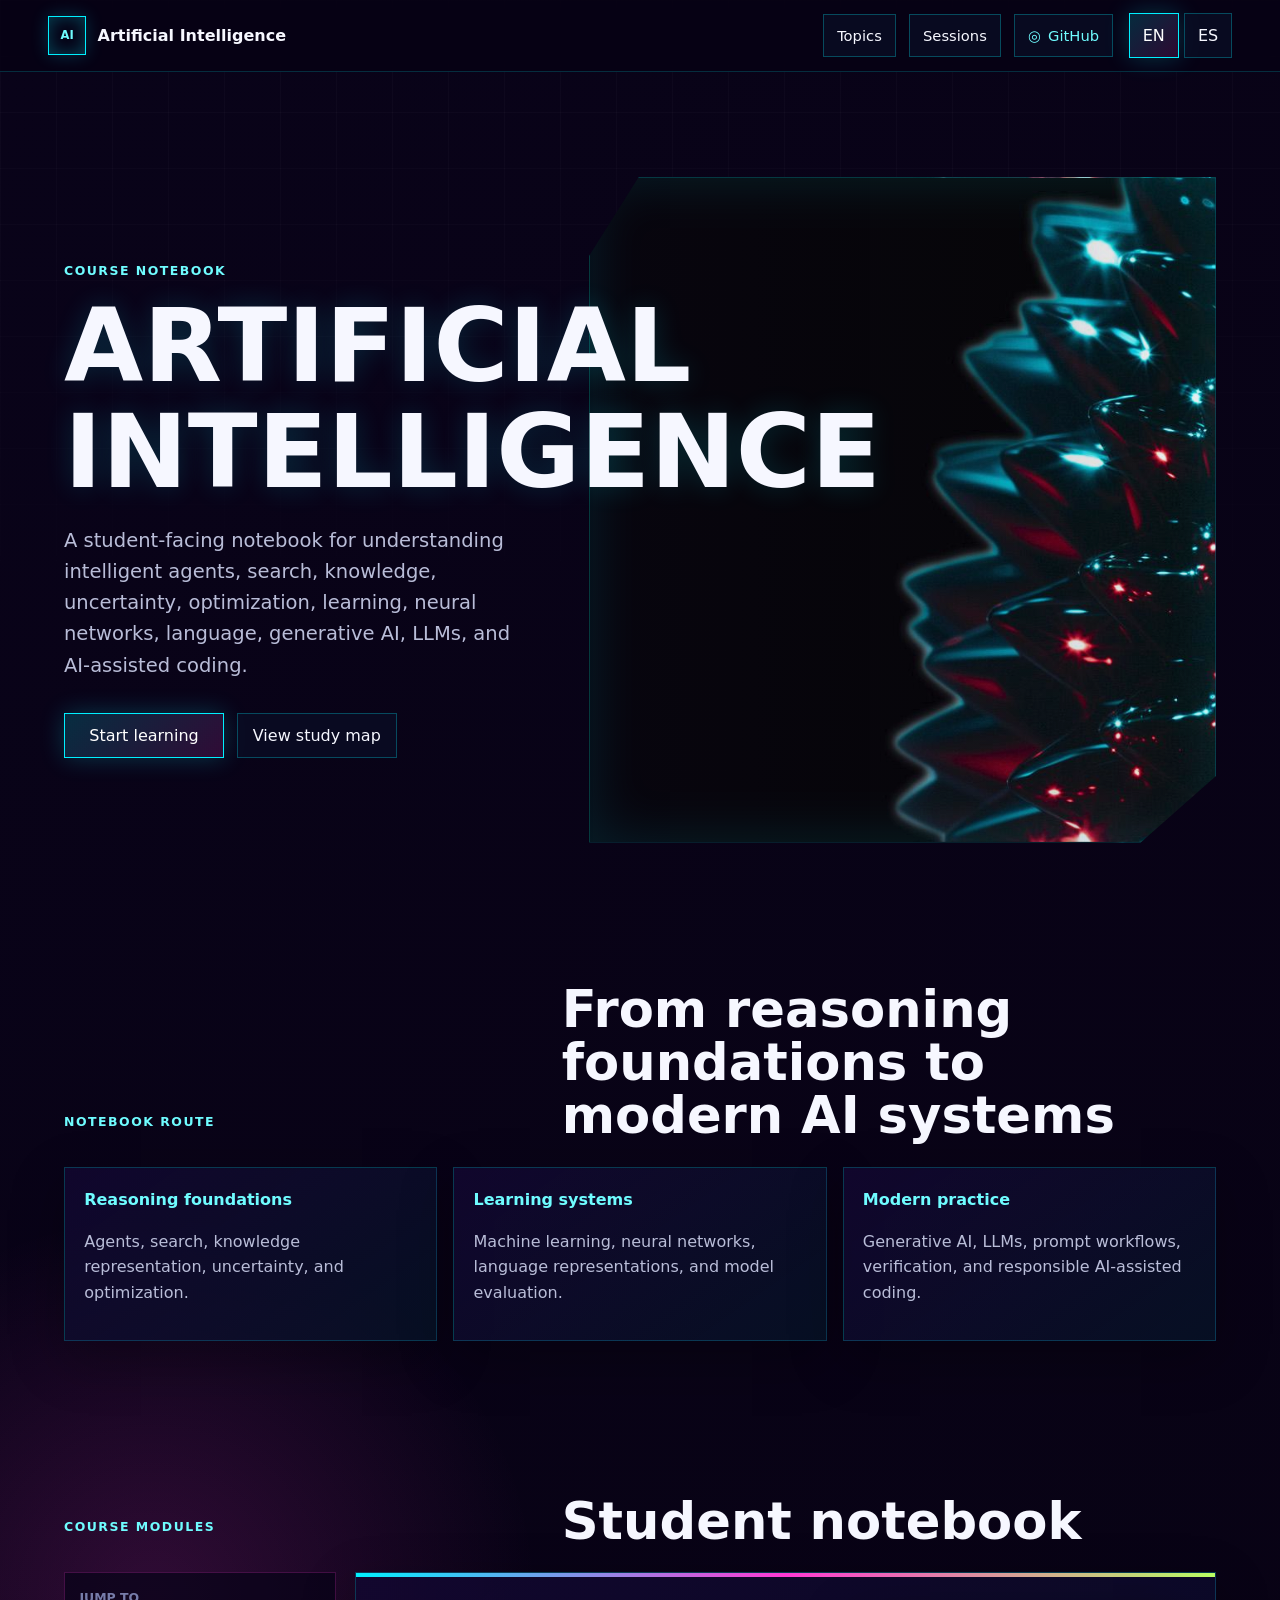
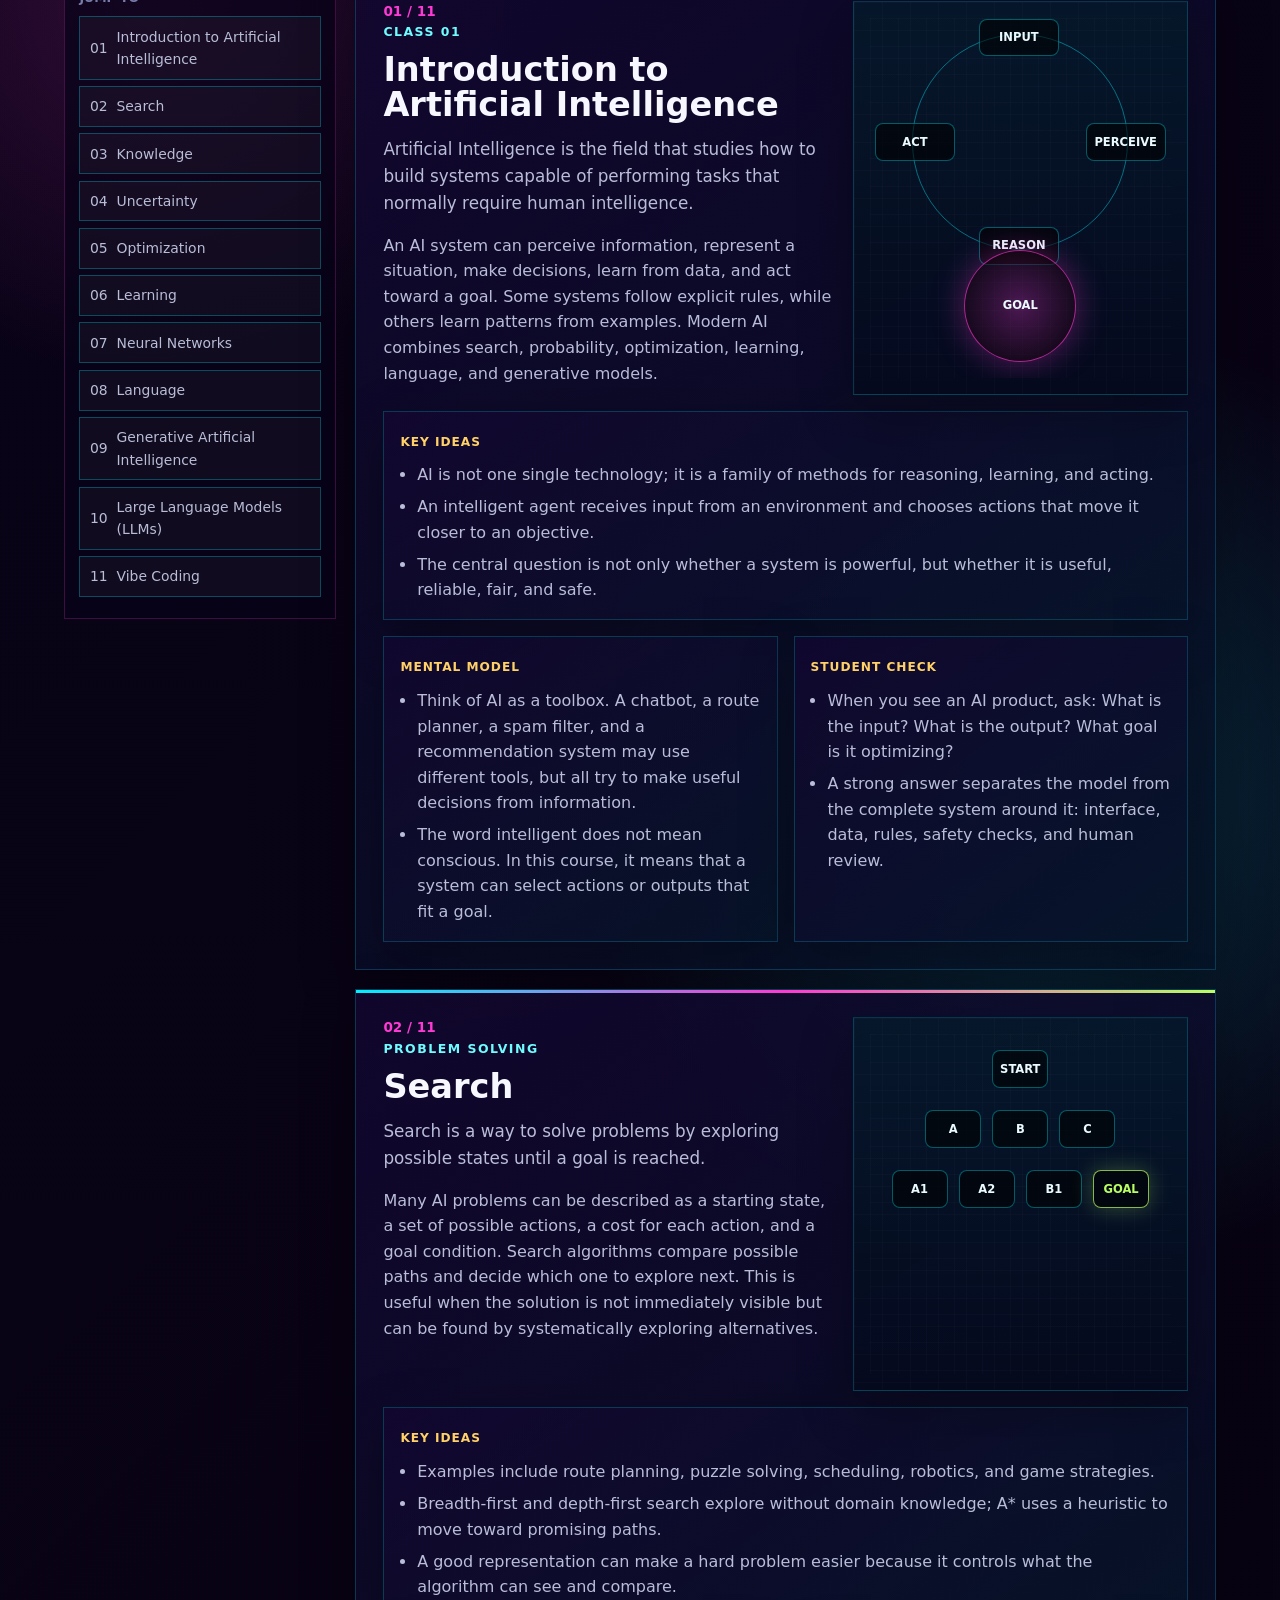
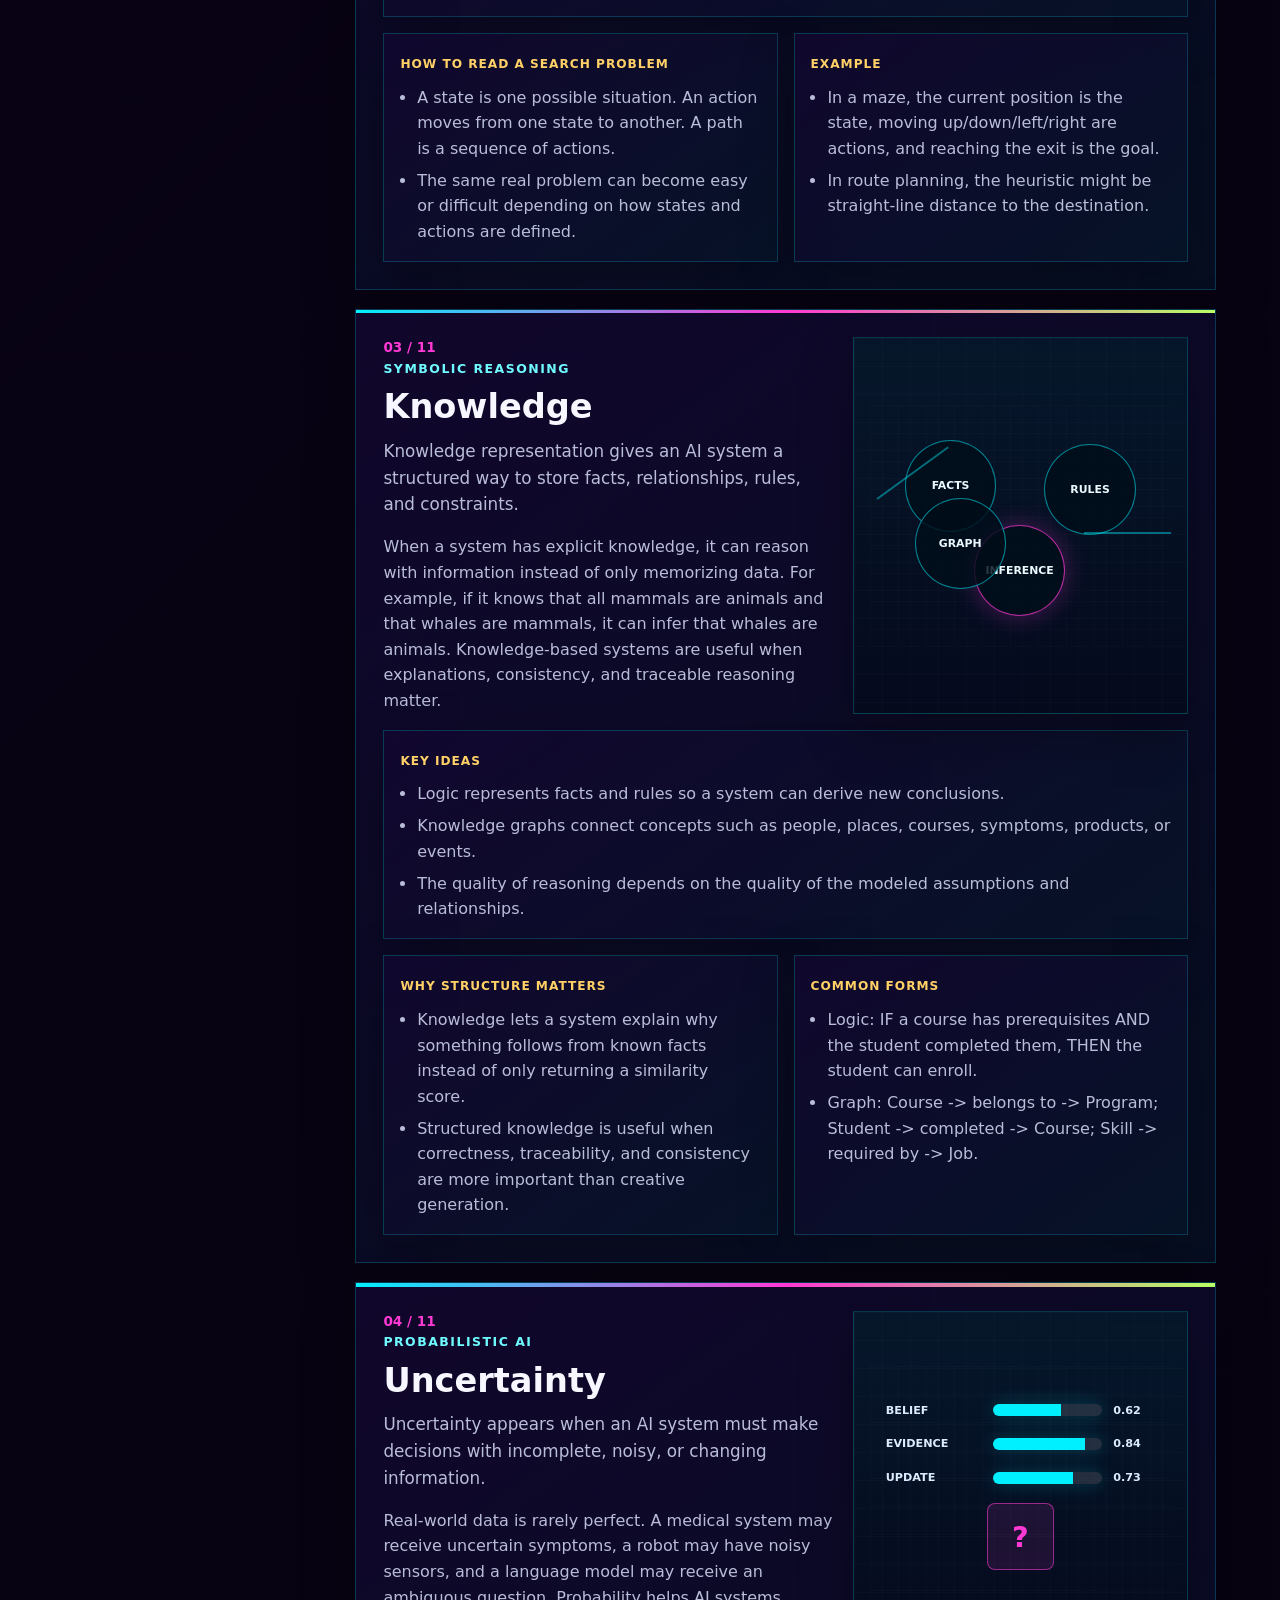
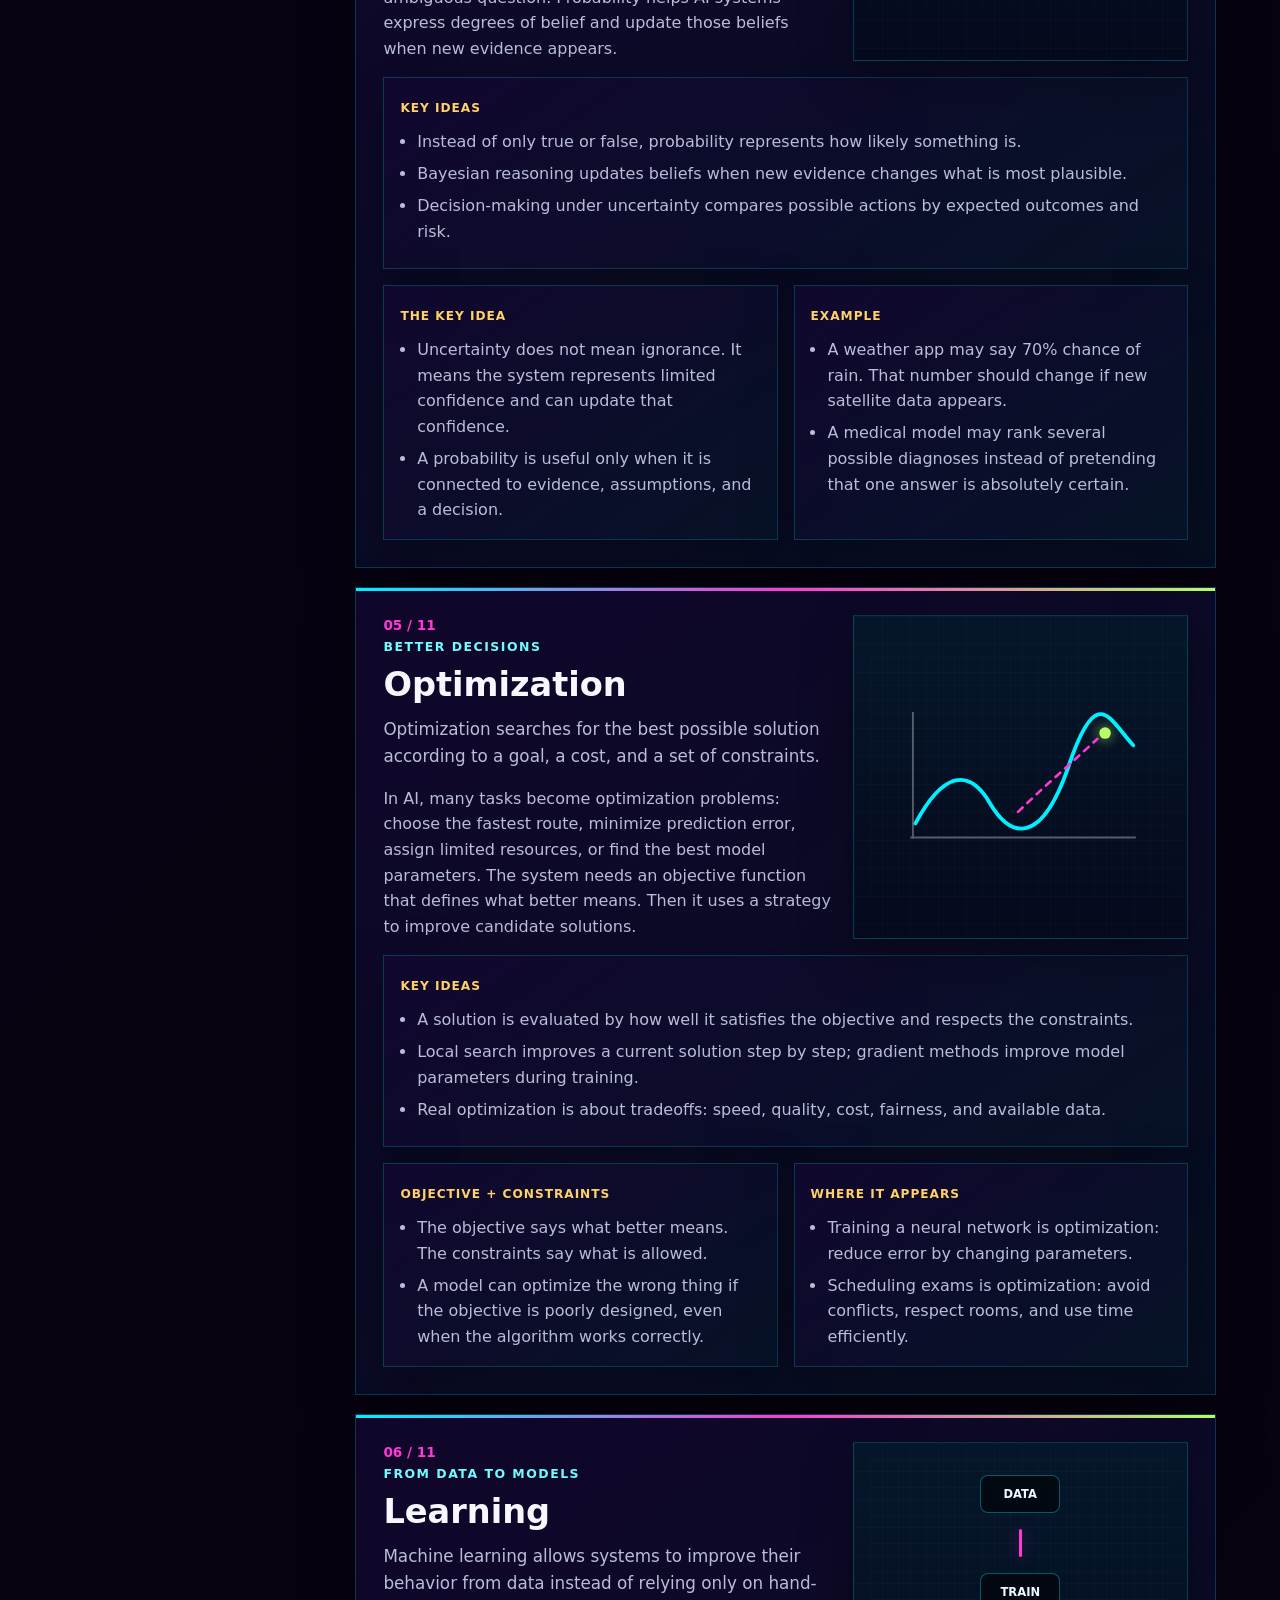
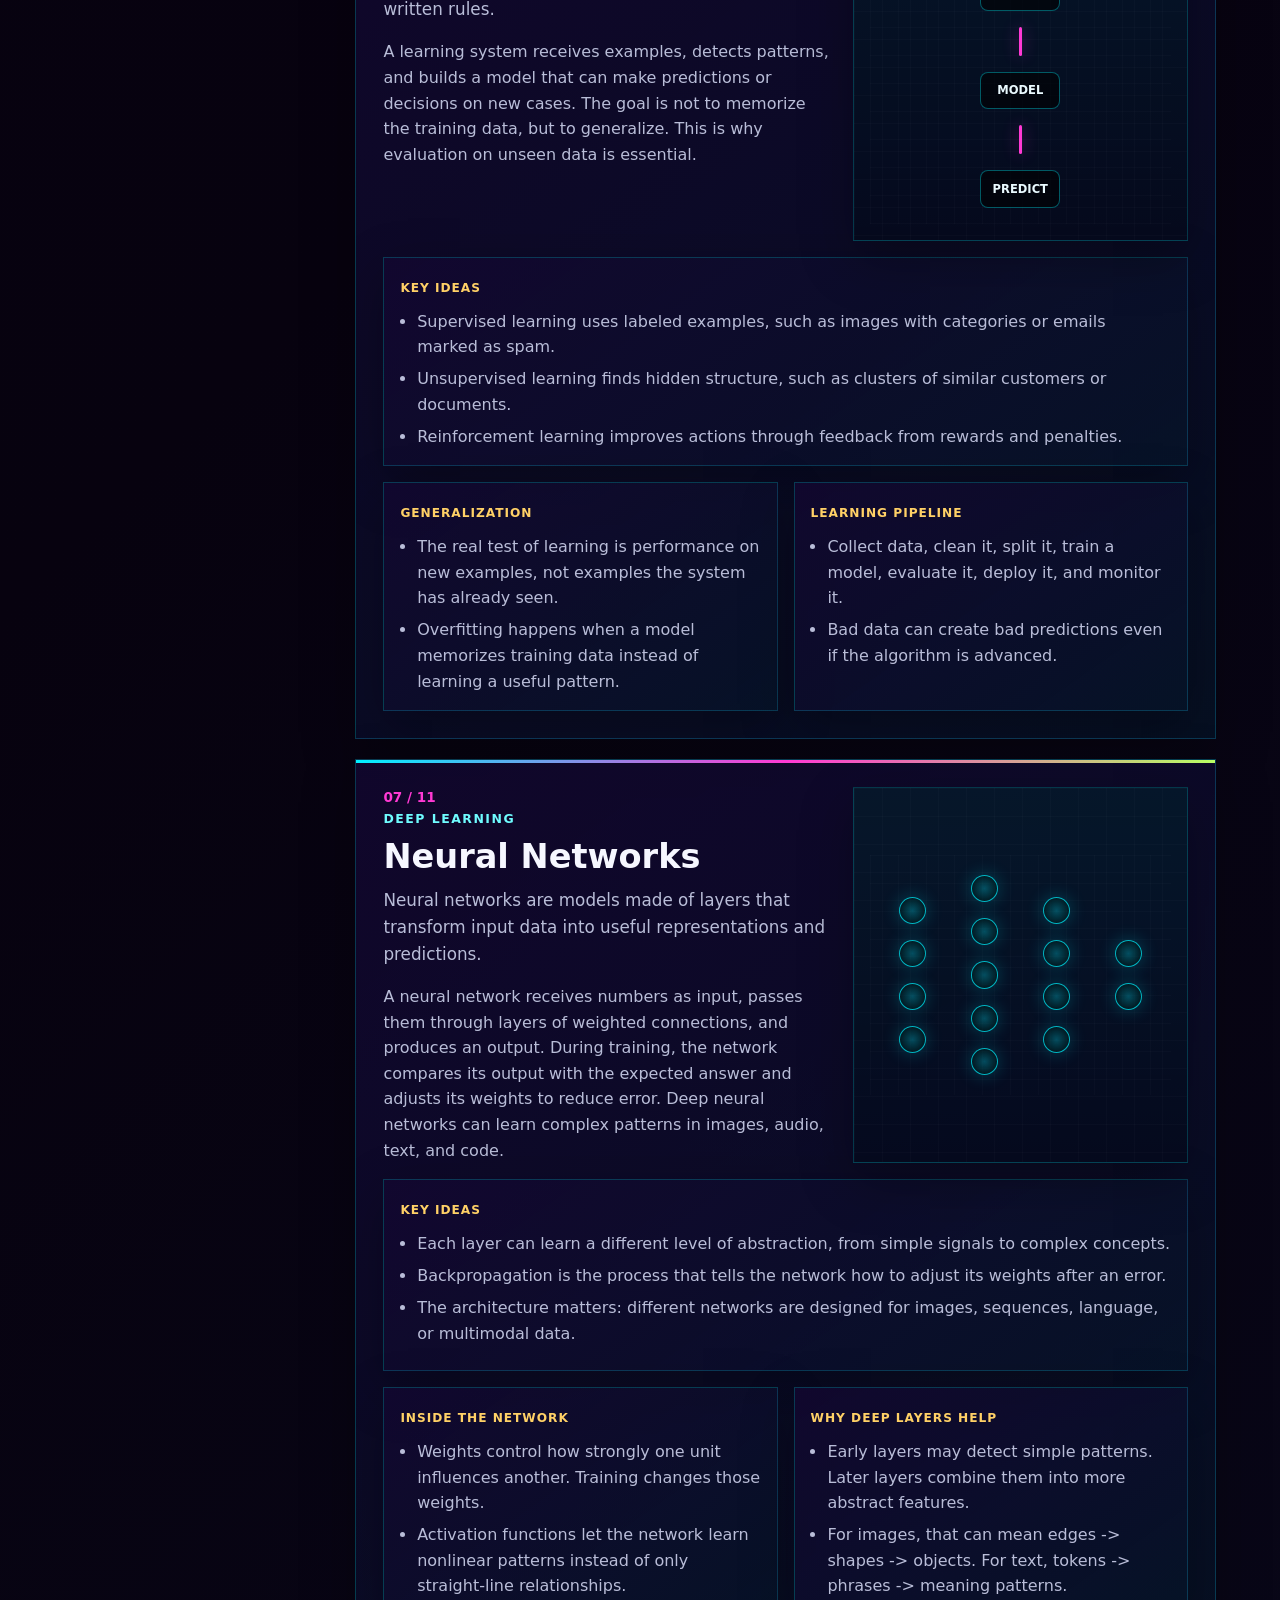
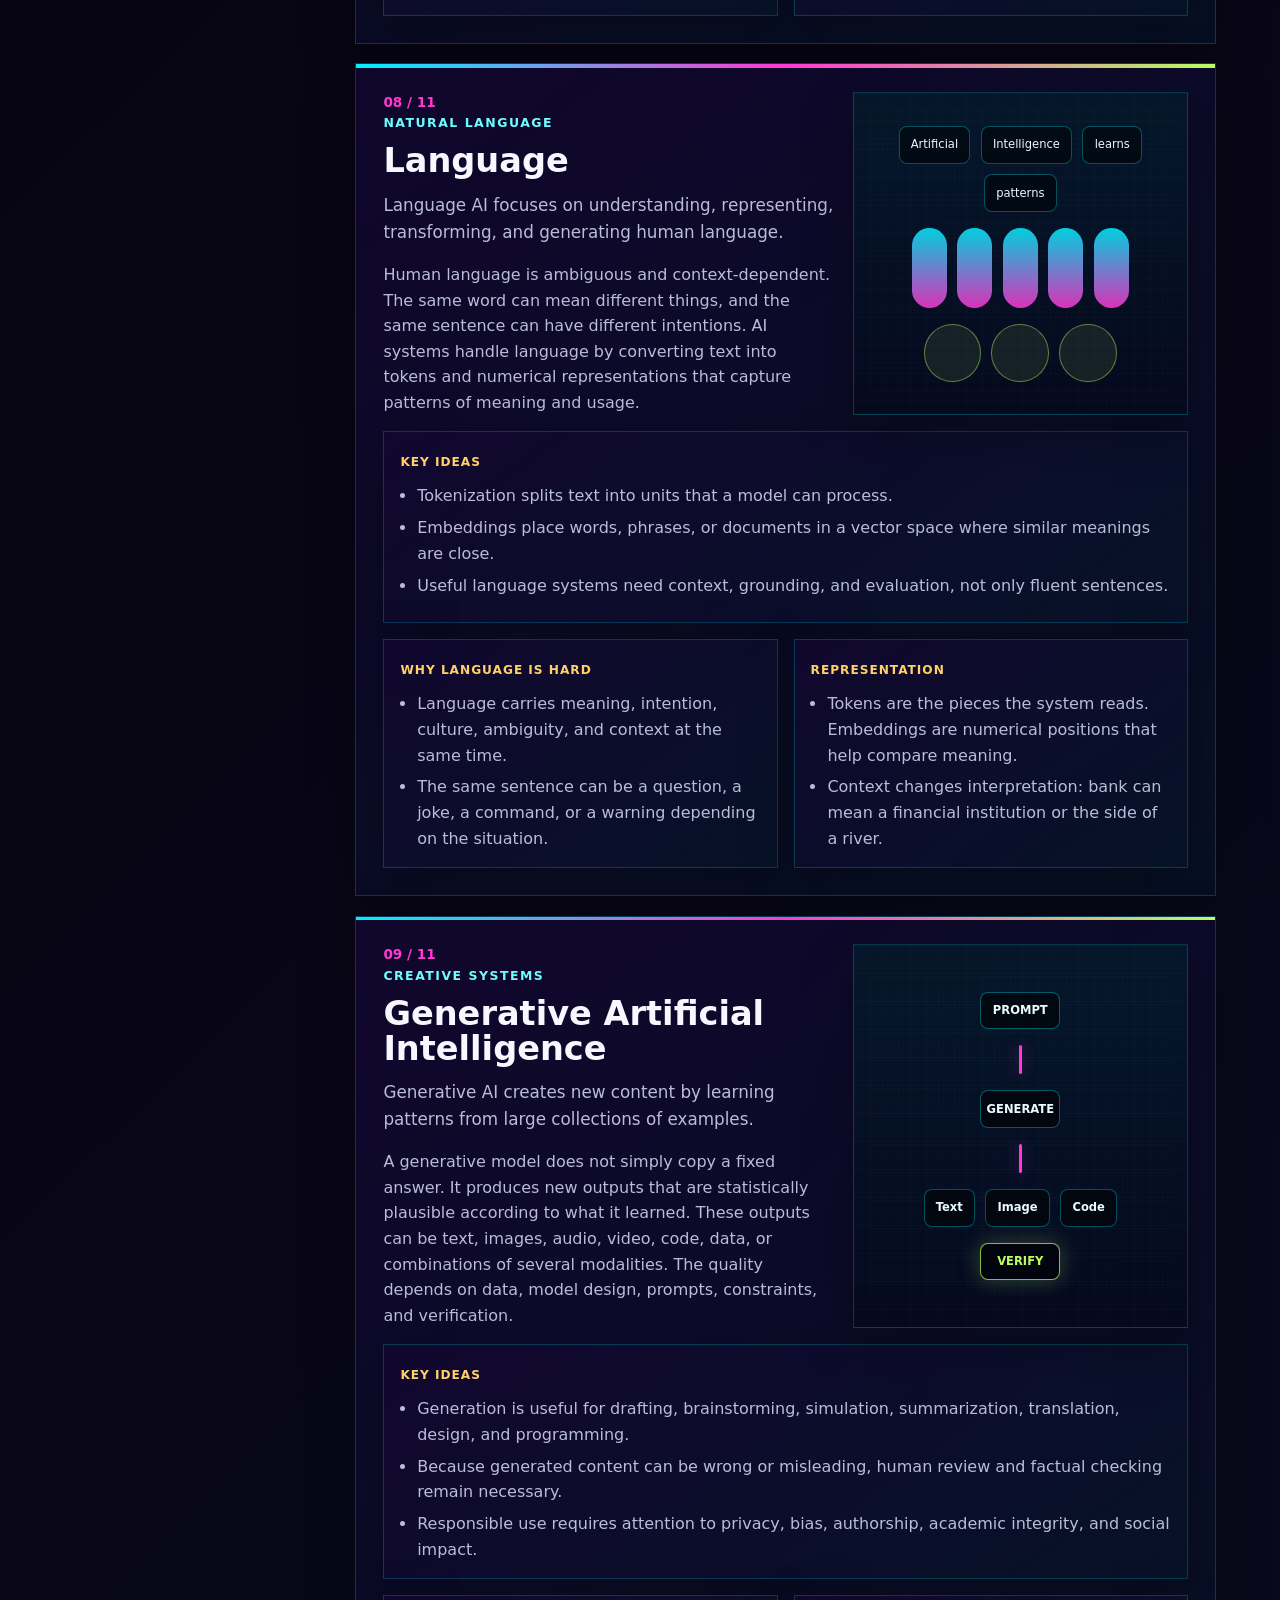
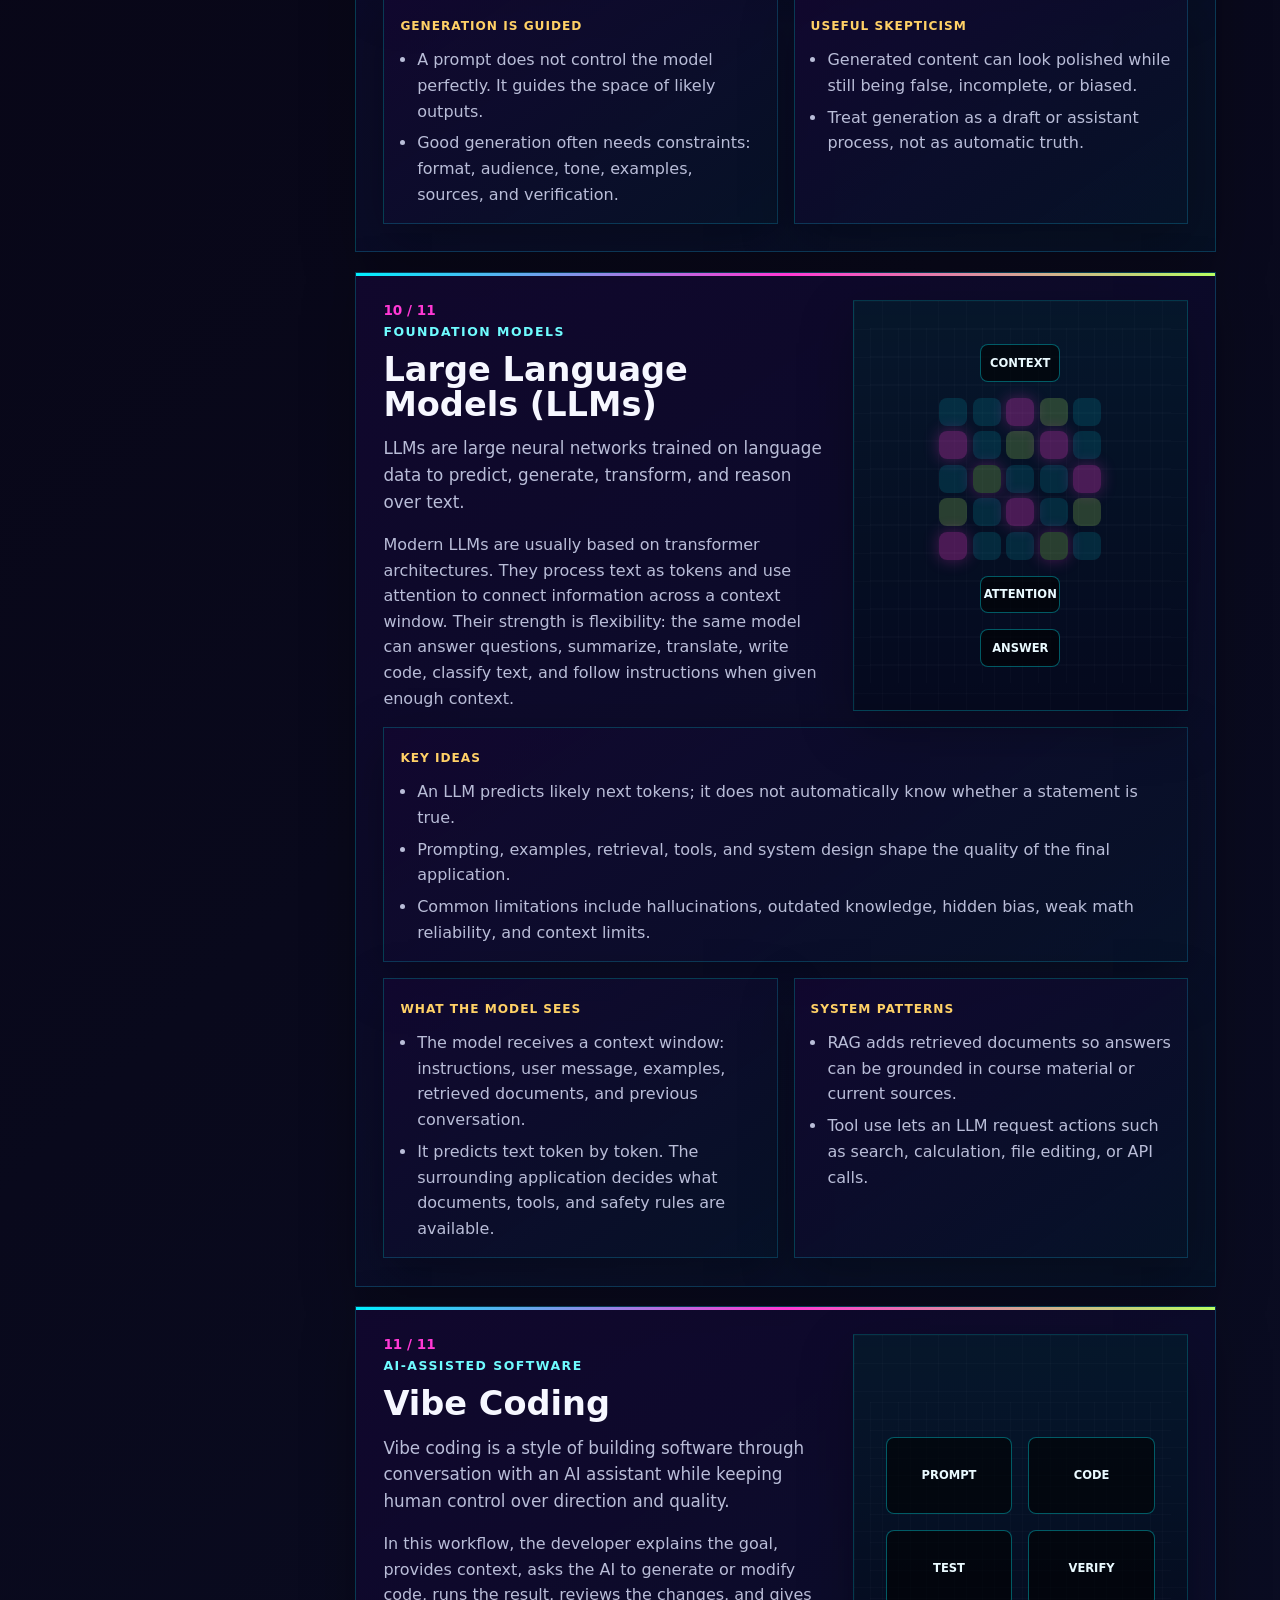
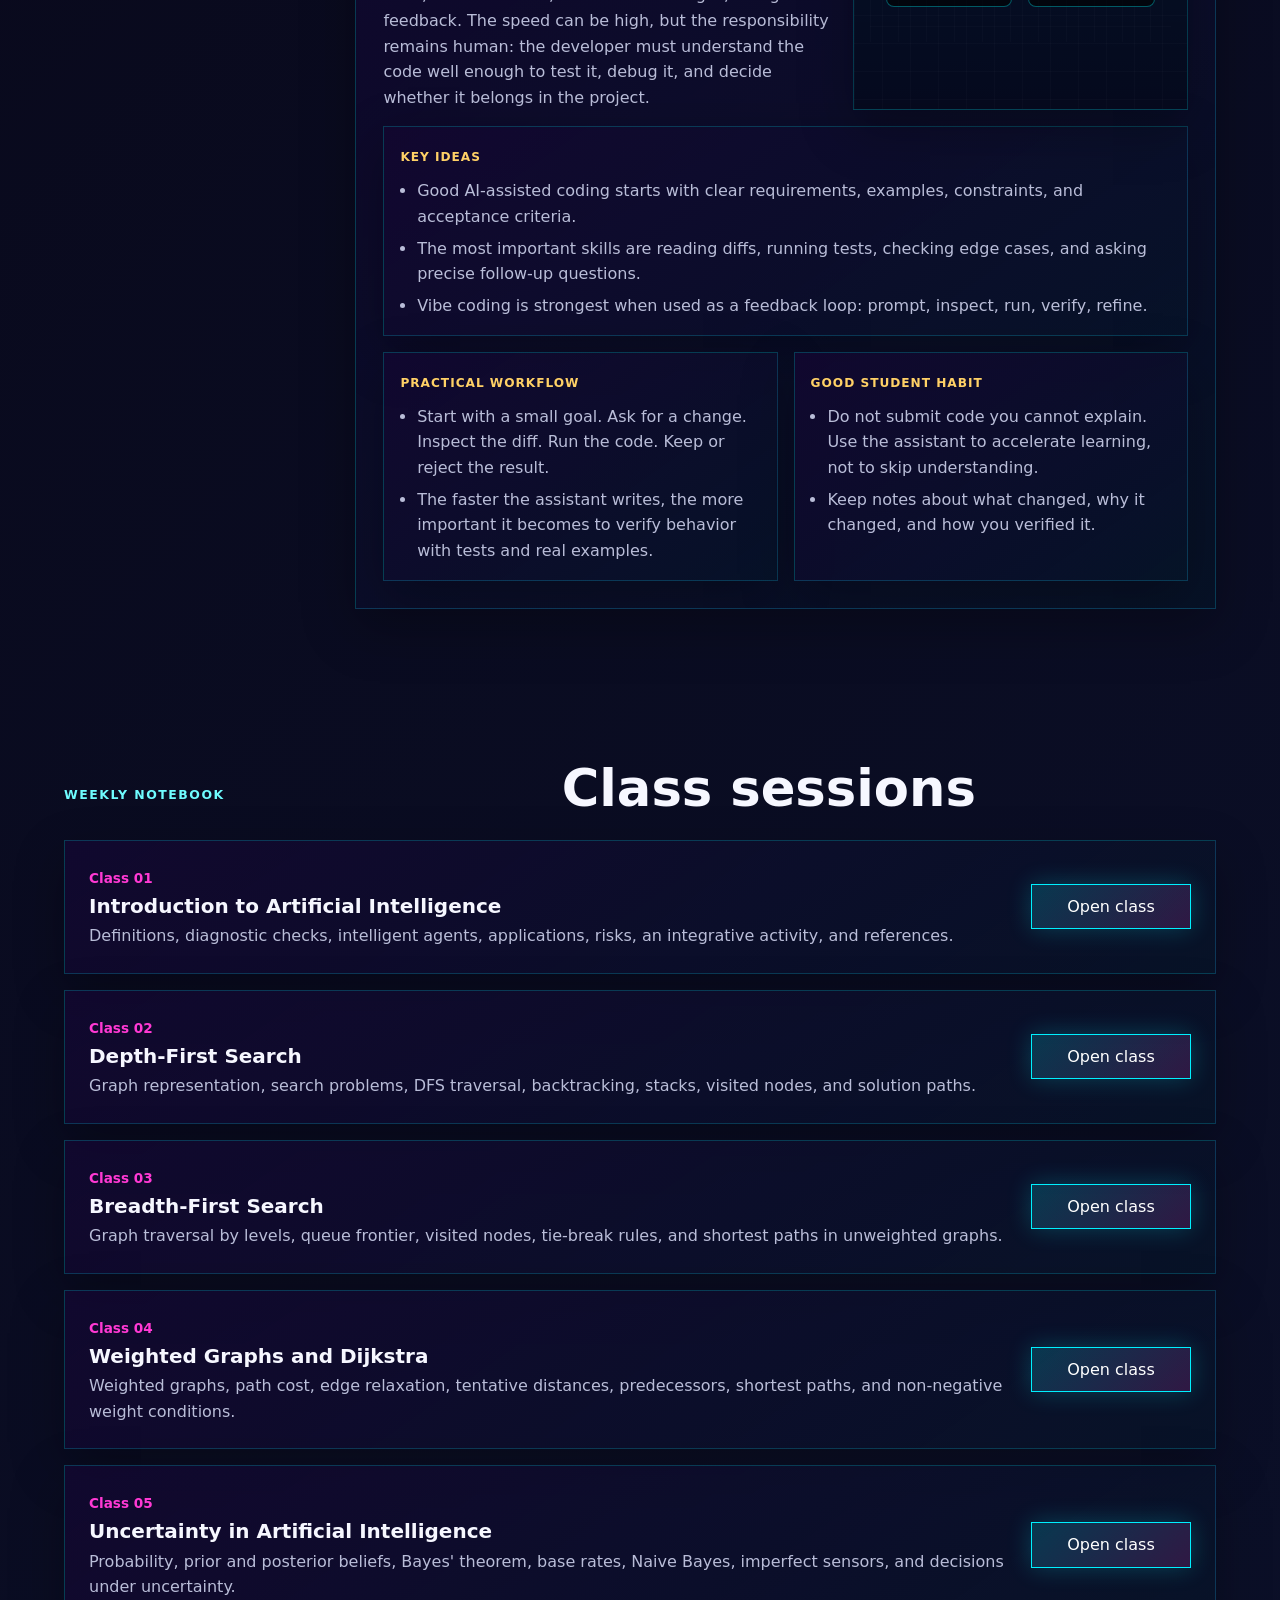
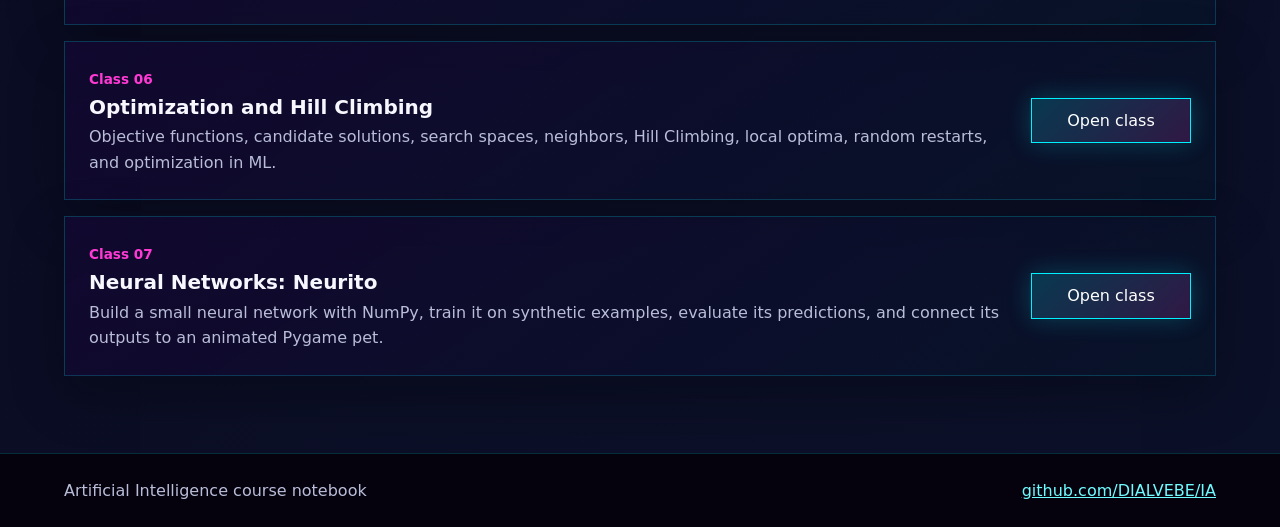
<file: index.html>
<!doctype html>
<html lang="en">
  <head>
    <meta charset="utf-8">
    <meta name="viewport" content="width=device-width, initial-scale=1">
    <meta
      name="description"
      content="Artificial Intelligence bilingual student notebook with explanations, visuals, examples, and study checks."
    >
    <title>Artificial Intelligence | Course Notebook</title>
    <link rel="preload" href="assets/template/image1.jpg" as="image">
    <link rel="stylesheet" href="styles.css?v=lesson-responsive-bilingual-20260806">
  </head>
  <body>
    <header class="site-header">
      <a class="brand" href="#top" aria-label="Artificial Intelligence home">
        <span class="brand-mark">AI</span>
        <span>Artificial Intelligence</span>
      </a>
      <nav class="top-nav" aria-label="Primary navigation">
        <a href="#topics" data-i18n="navTopics">Topics</a>
        <a href="#sessions" data-i18n="navSessions">Sessions</a>
        <a class="repo-link" href="https://github.com/DIALVEBE/IA" rel="noreferrer">
          <span aria-hidden="true">◎</span>
          GitHub
        </a>
      </nav>
      <div class="language-switch" role="group" aria-label="Language switch">
        <button class="lang-button is-active" type="button" data-lang="en">EN</button>
        <button class="lang-button" type="button" data-lang="es">ES</button>
      </div>
    </header>

    <main id="top">
      <section class="hero">
        <div class="hero-copy">
          <p class="eyebrow" data-i18n="courseLabel">Course notebook</p>
          <h1 data-i18n="heroTitle">Artificial Intelligence</h1>
          <p class="hero-text" data-i18n="heroText">
            A student-facing notebook for understanding intelligent agents, search,
            knowledge, uncertainty, optimization, learning, neural networks, language,
            generative AI, LLMs, and AI-assisted coding.
          </p>
          <div class="hero-actions">
            <a class="primary-action" href="#topics" data-i18n="startLearning">Start learning</a>
            <a class="secondary-action" href="#study-map" data-i18n="viewMap">View study map</a>
          </div>
        </div>
        <div class="hero-panel" aria-label="Artificial Intelligence neon visual"></div>
      </section>

      <section class="study-map" id="study-map" aria-labelledby="study-map-title">
        <div class="section-heading">
          <p class="eyebrow" data-i18n="mapLabel">Notebook route</p>
          <h2 id="study-map-title" data-i18n="mapTitle">From reasoning foundations to modern AI systems</h2>
        </div>
        <div class="map-grid">
          <article>
            <strong data-i18n="map1Title">Reasoning foundations</strong>
            <p data-i18n="map1Text">Agents, search, knowledge representation, uncertainty, and optimization.</p>
          </article>
          <article>
            <strong data-i18n="map2Title">Learning systems</strong>
            <p data-i18n="map2Text">Machine learning, neural networks, language representations, and model evaluation.</p>
          </article>
          <article>
            <strong data-i18n="map3Title">Modern practice</strong>
            <p data-i18n="map3Text">Generative AI, LLMs, prompt workflows, verification, and responsible AI-assisted coding.</p>
          </article>
        </div>
      </section>

      <section class="topics-shell" id="topics" aria-labelledby="topics-title">
        <div class="section-heading">
          <p class="eyebrow" data-i18n="topicsLabel">Course modules</p>
          <h2 id="topics-title" data-i18n="topicsTitle">Student notebook</h2>
        </div>
        <div class="topic-layout">
          <aside class="topic-index" aria-label="Topic index">
            <div class="index-title" data-i18n="indexTitle">Jump to</div>
            <div id="topicIndex"></div>
          </aside>
          <div class="topics" id="topicList"></div>
        </div>
      </section>

      <section class="sessions-shell" id="sessions" aria-labelledby="sessions-title">
        <div class="section-heading">
          <p class="eyebrow" data-i18n="sessionsLabel">Weekly notebook</p>
          <h2 id="sessions-title" data-i18n="sessionsTitle">Class sessions</h2>
        </div>
        <div class="session-list">
          <article class="session-card">
            <div>
              <span class="topic-number" data-i18n="session01Kicker">Class 01</span>
              <h3 data-i18n="session01Title">Introduction to Artificial Intelligence</h3>
              <p data-i18n="session01Text">
                Definitions, diagnostic checks, intelligent agents, applications, risks,
                an integrative activity, and references.
              </p>
            </div>
            <a class="primary-action" href="clases/clase-01/" data-i18n="openSession">Open class</a>
          </article>
          <article class="session-card">
            <div>
              <span class="topic-number" data-i18n="session02Kicker">Class 02</span>
              <h3 data-i18n="session02Title">Depth-First Search</h3>
              <p data-i18n="session02Text">
                Graph representation, search problems, DFS traversal, backtracking,
                stacks, visited nodes, and solution paths.
              </p>
            </div>
            <a class="primary-action" href="clases/clase-02/" data-i18n="openSession">Open class</a>
          </article>
          <article class="session-card">
            <div>
              <span class="topic-number" data-i18n="session03Kicker">Class 03</span>
              <h3 data-i18n="session03Title">Breadth-First Search</h3>
              <p data-i18n="session03Text">
                Graph traversal by levels, queue frontier, visited nodes, tie-break
                rules, and shortest paths in unweighted graphs.
              </p>
            </div>
            <a class="primary-action" href="clases/clase-03/" data-i18n="openSession">Open class</a>
          </article>
          <article class="session-card">
            <div>
              <span class="topic-number" data-i18n="session04Kicker">Class 04</span>
              <h3 data-i18n="session04Title">Weighted Graphs and Dijkstra</h3>
              <p data-i18n="session04Text">
                Weighted graphs, path cost, edge relaxation, tentative distances,
                predecessors, shortest paths, and non-negative weight conditions.
              </p>
            </div>
            <a class="primary-action" href="clases/clase-04/" data-i18n="openSession">Open class</a>
          </article>
          <article class="session-card">
            <div>
              <span class="topic-number" data-i18n="session05Kicker">Class 05</span>
              <h3 data-i18n="session05Title">Uncertainty in Artificial Intelligence</h3>
              <p data-i18n="session05Text">
                Probability, prior and posterior beliefs, Bayes' theorem, base
                rates, Naive Bayes, imperfect sensors, and decisions under uncertainty.
              </p>
            </div>
            <a class="primary-action" href="clases/clase-05/" data-i18n="openSession">Open class</a>
          </article>
          <article class="session-card">
            <div>
              <span class="topic-number" data-i18n="session06Kicker">Class 06</span>
              <h3 data-i18n="session06Title">Optimization and Hill Climbing</h3>
              <p data-i18n="session06Text">
                Objective functions, candidate solutions, search spaces, neighbors,
                Hill Climbing, local optima, random restarts, and optimization in ML.
              </p>
            </div>
            <a class="primary-action" href="clases/clase-06/" data-i18n="openSession">Open class</a>
          </article>
          <article class="session-card">
            <div>
              <span class="topic-number" data-i18n="session07Kicker">Class 07</span>
              <h3 data-i18n="session07Title">Neural Networks: Neurito</h3>
              <p data-i18n="session07Text">
                Build a small neural network with NumPy, train it on synthetic
                examples, evaluate its predictions, and animate its decisions.
              </p>
            </div>
            <a class="primary-action" href="clases/clase-07/" data-i18n="openSession">Open class</a>
          </article>
        </div>
      </section>
    </main>

    <footer class="site-footer">
      <span data-i18n="footerText">Artificial Intelligence course notebook</span>
      <a href="https://github.com/DIALVEBE/IA">github.com/DIALVEBE/IA</a>
    </footer>

    <script src="script.js?v=class-07-neurito"></script>
  </body>
</html>
</file>
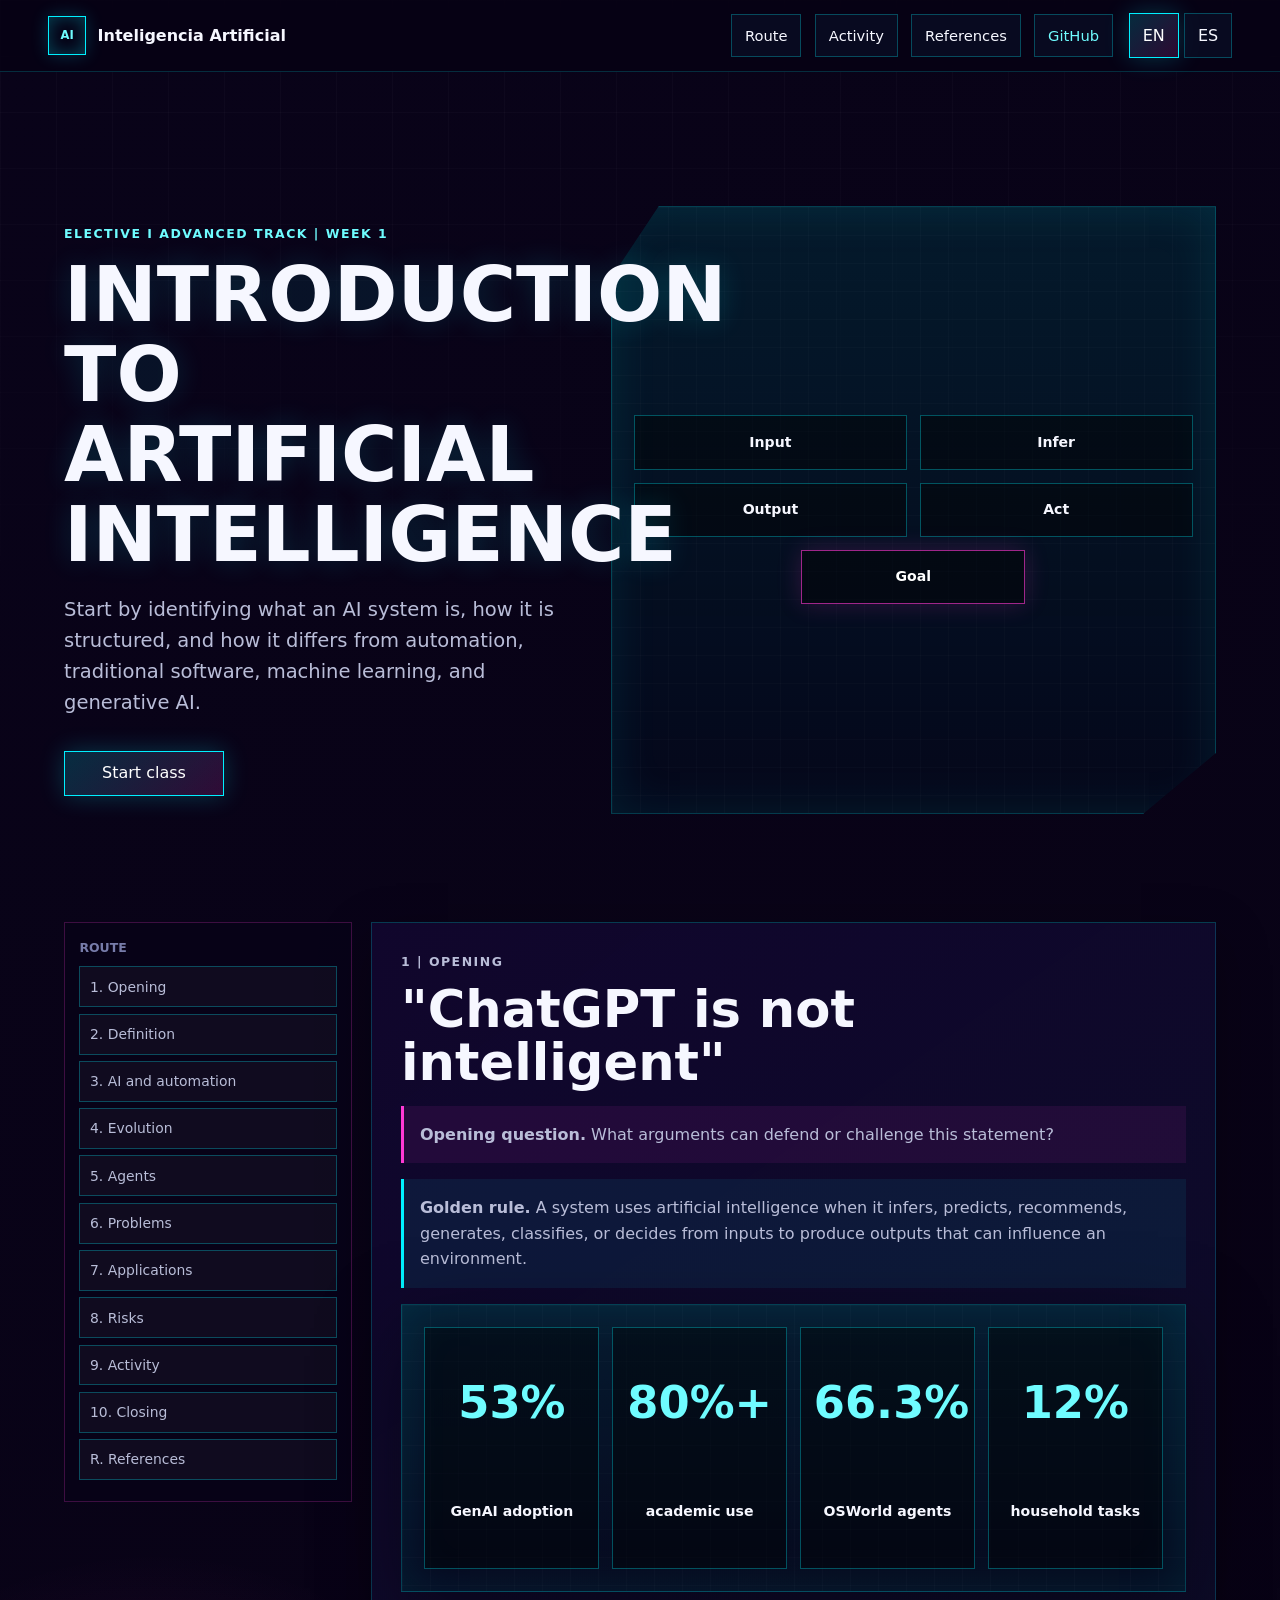
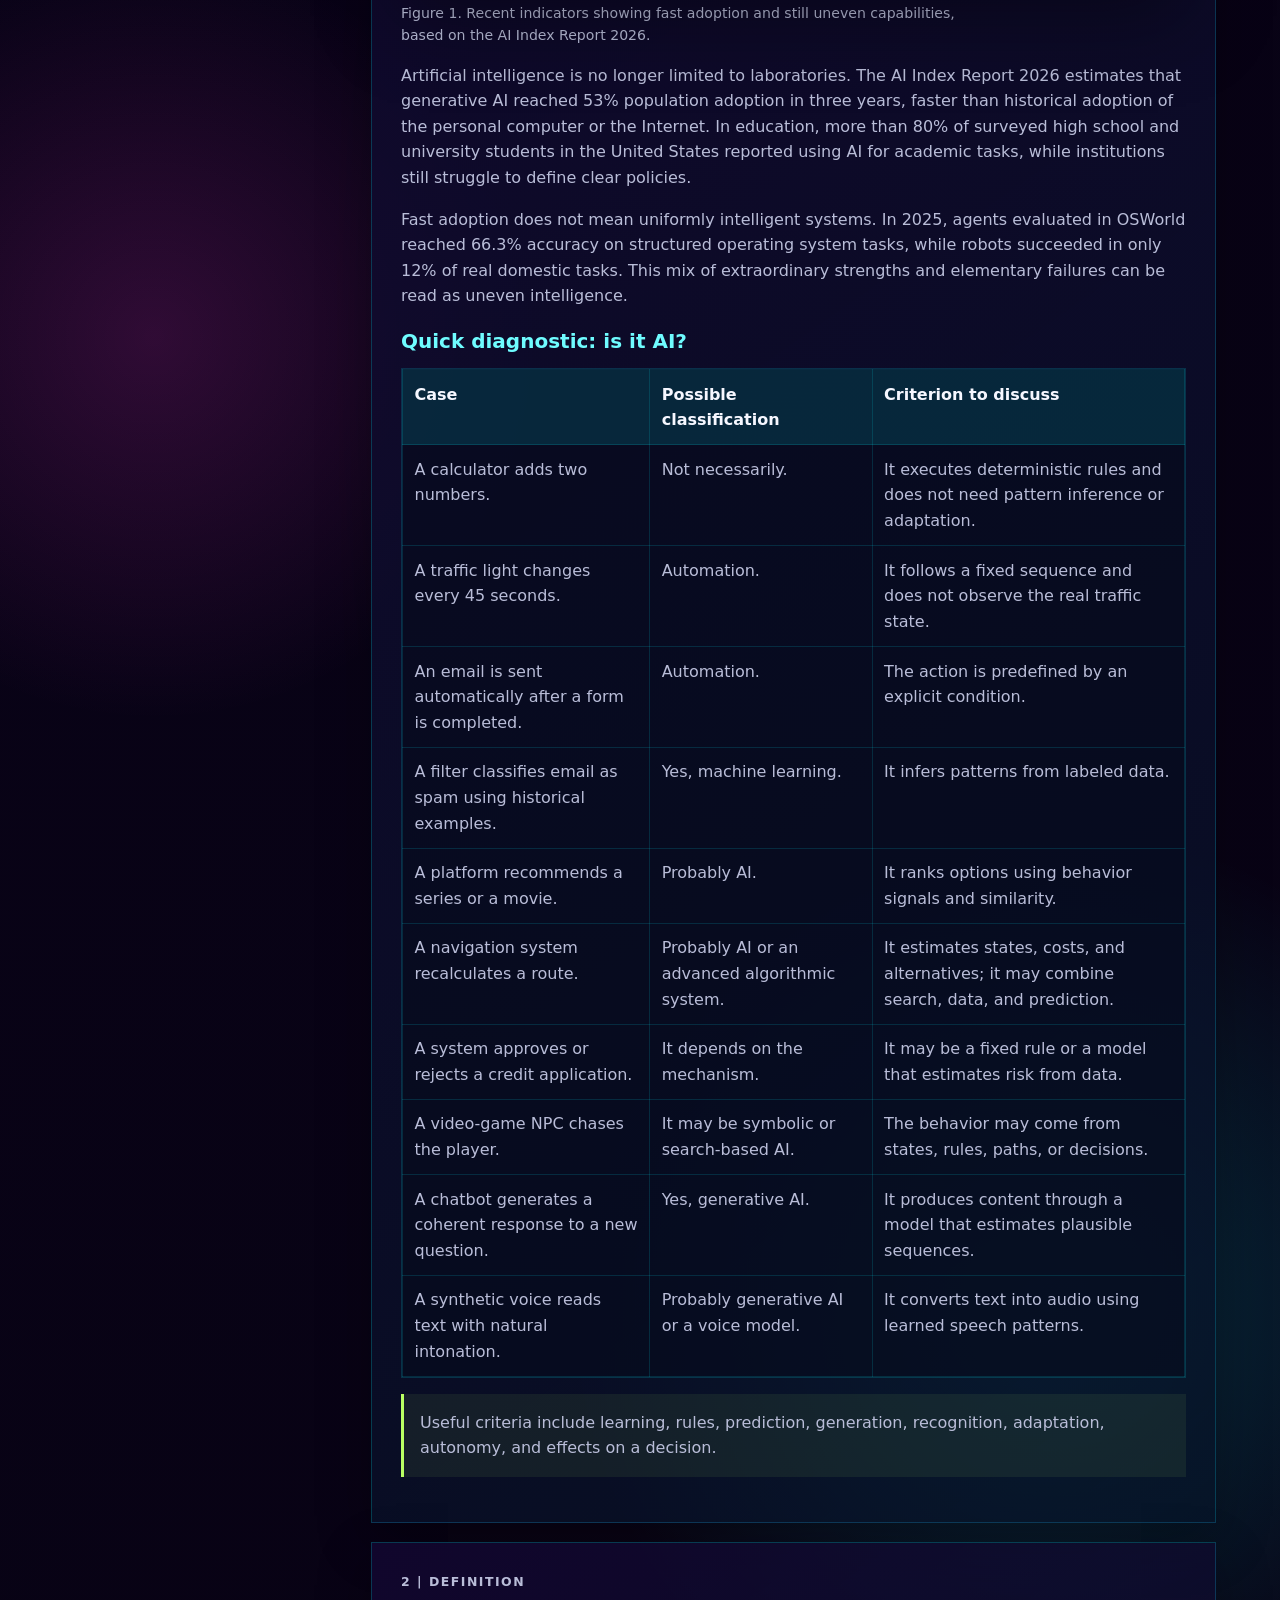
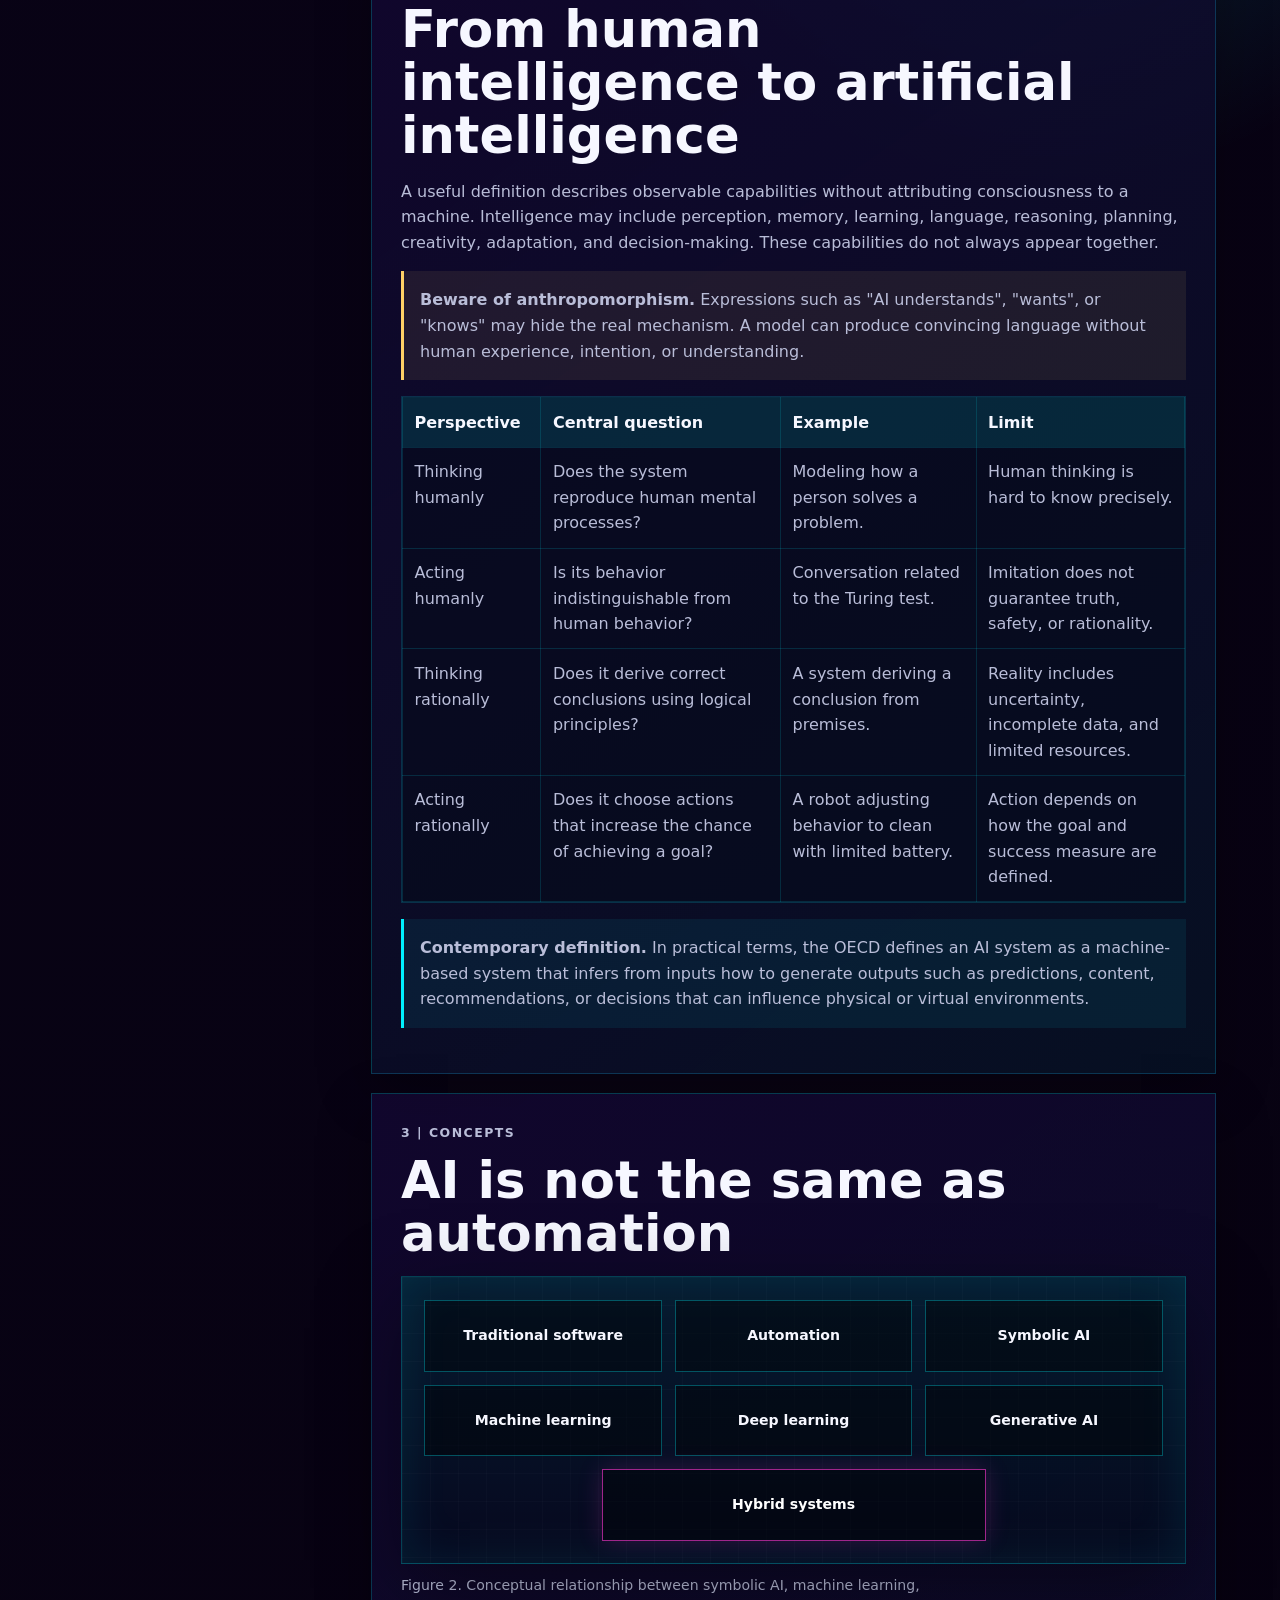
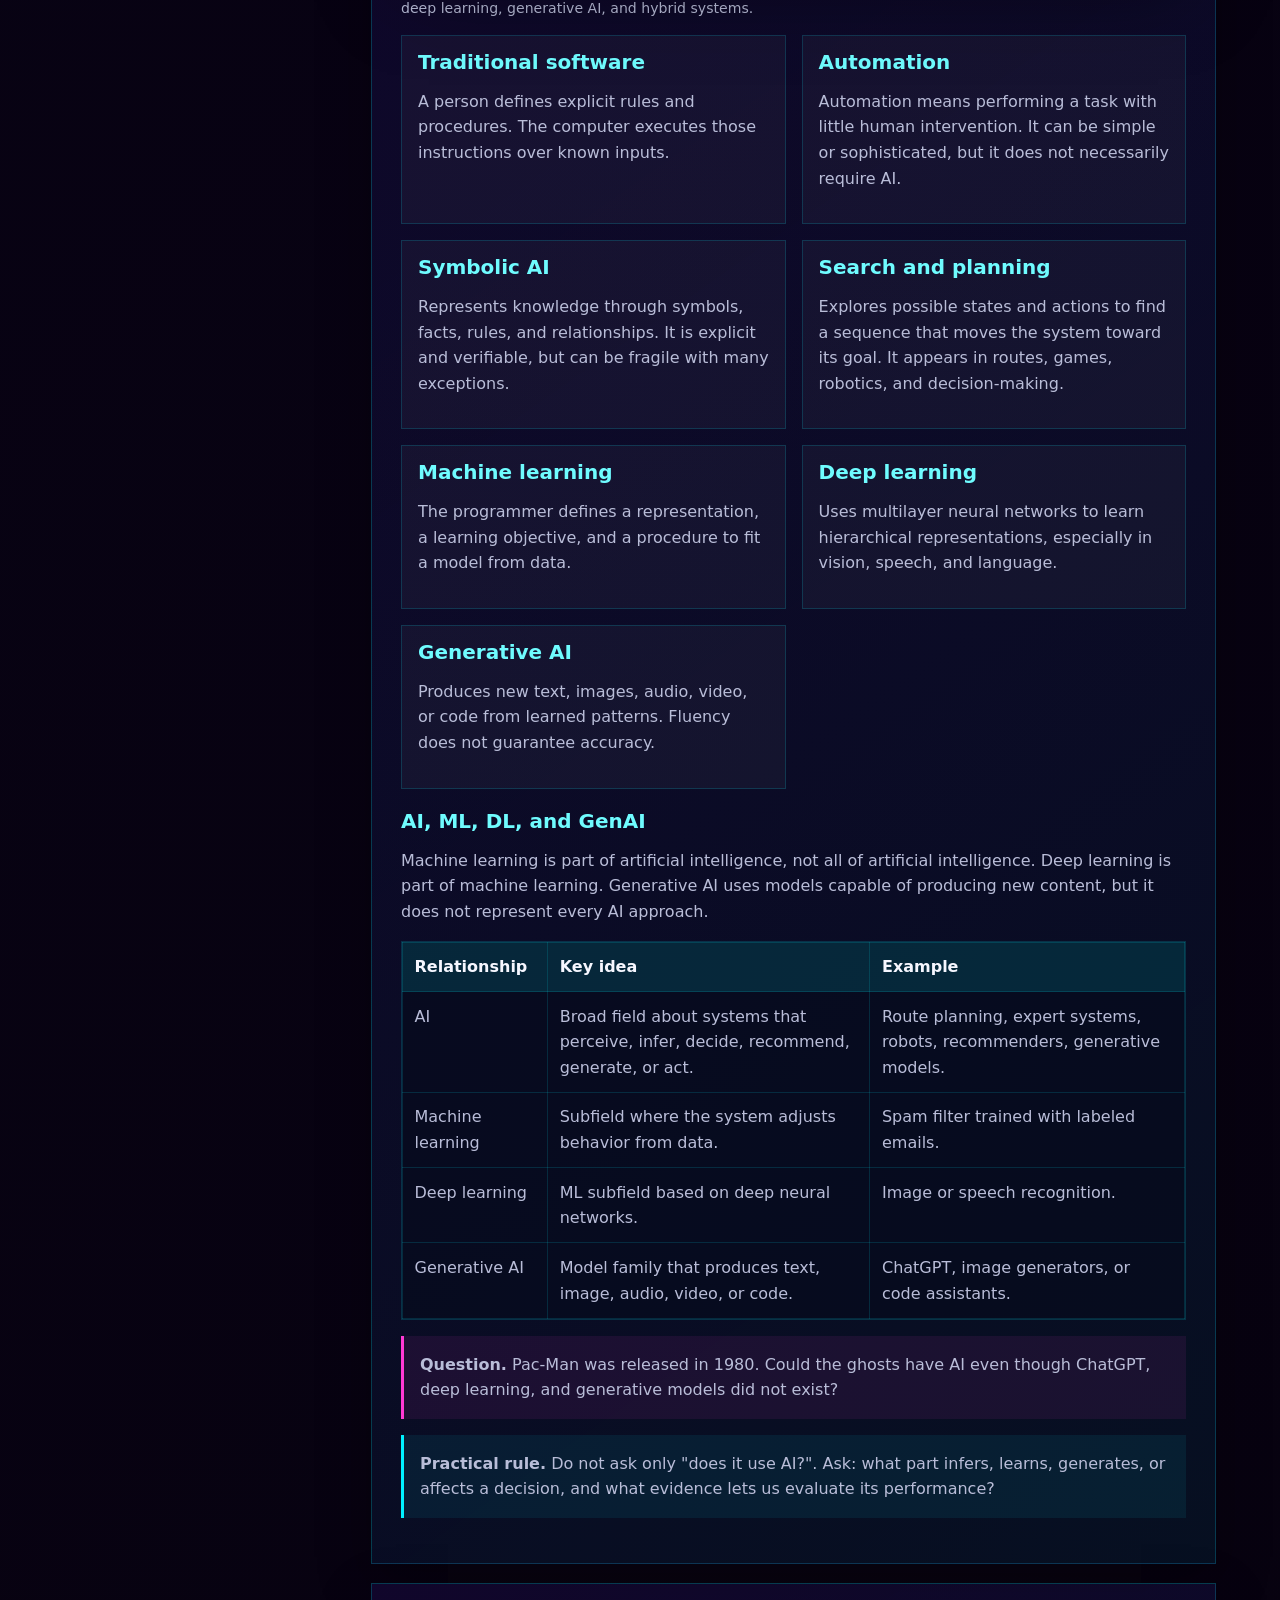
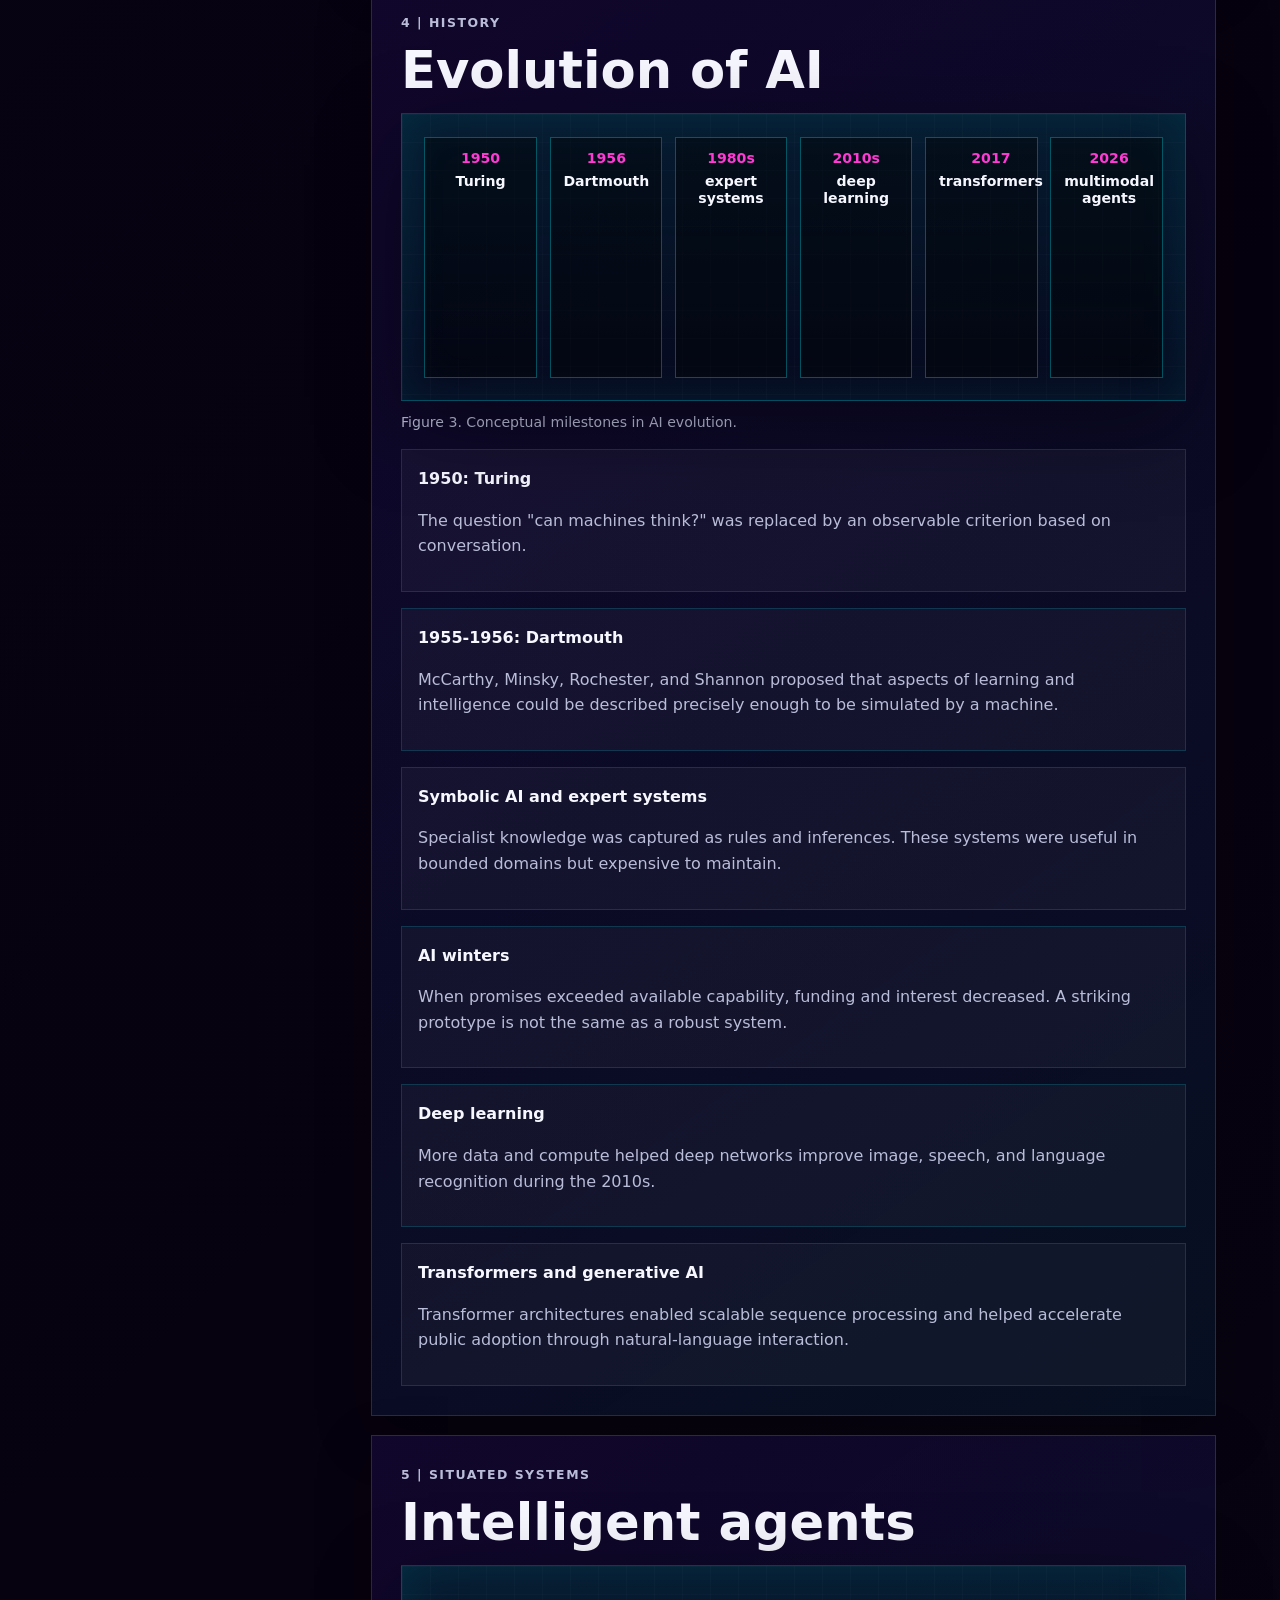
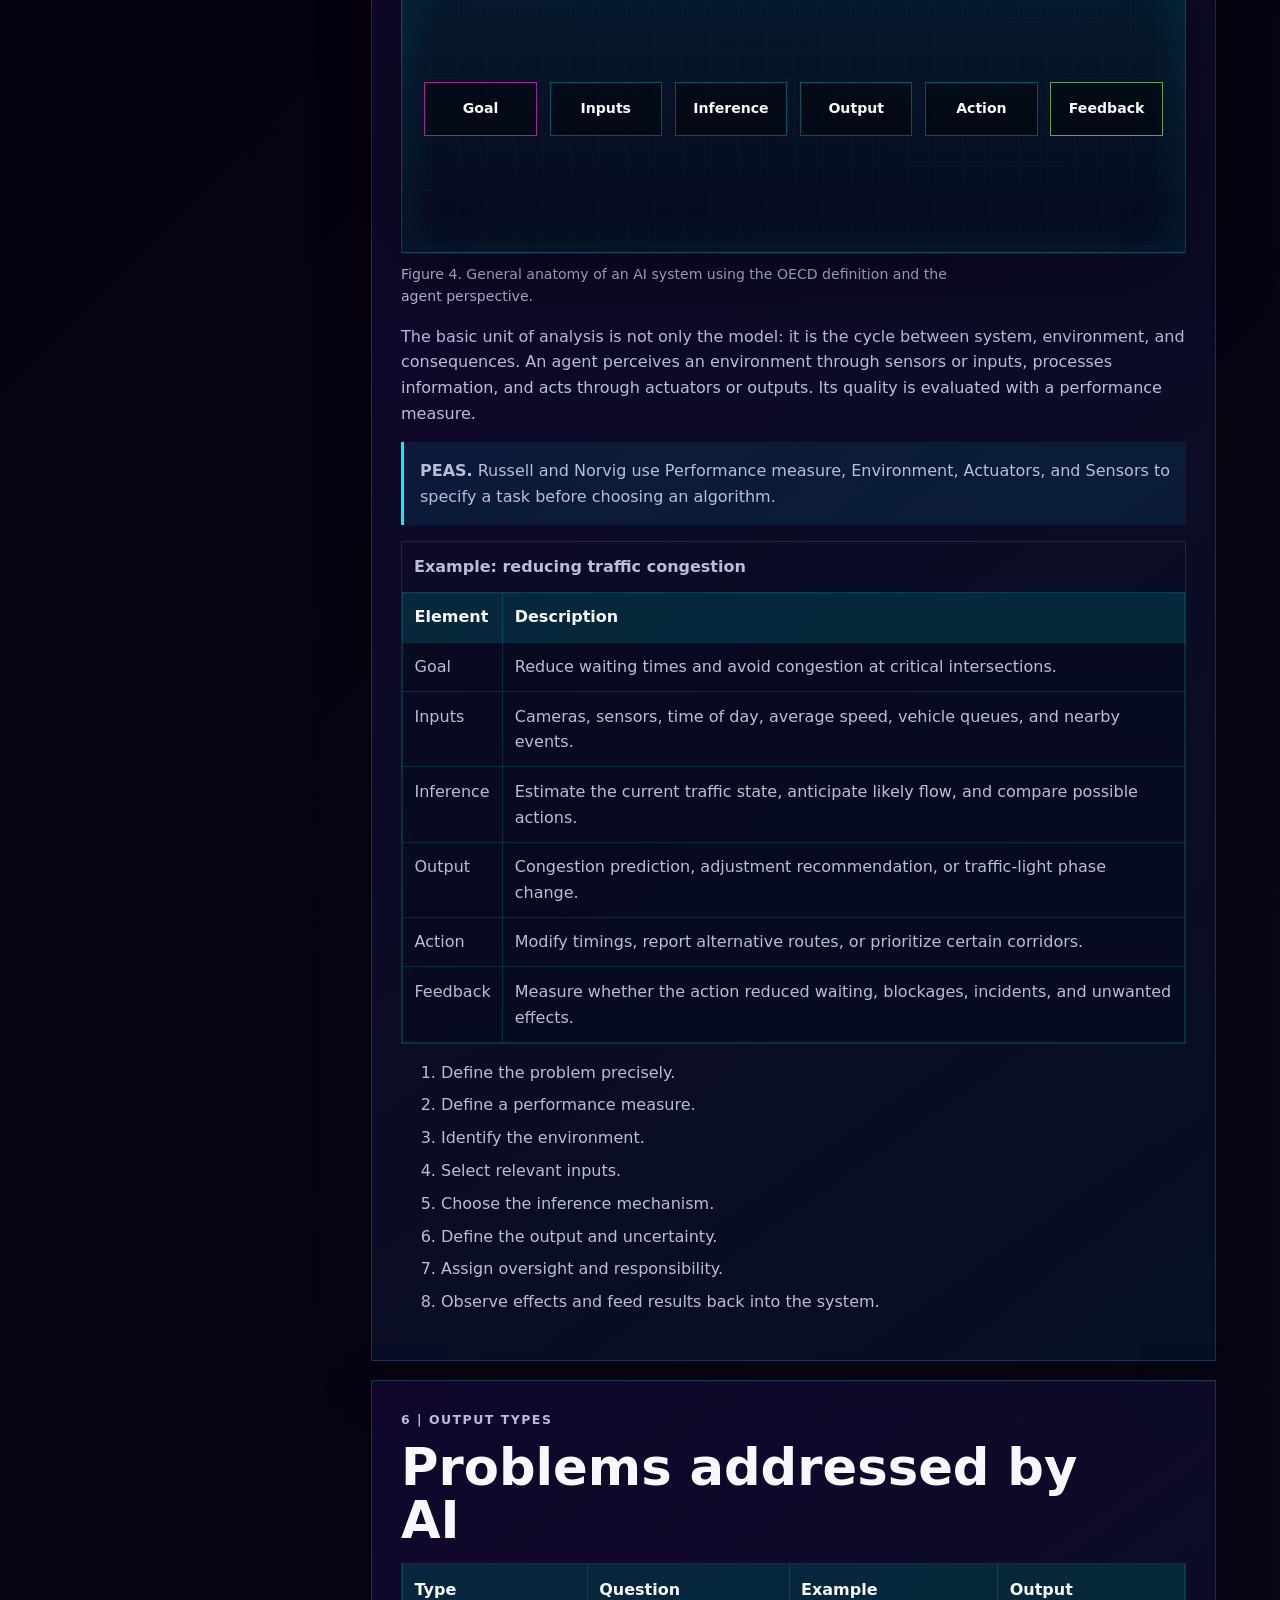
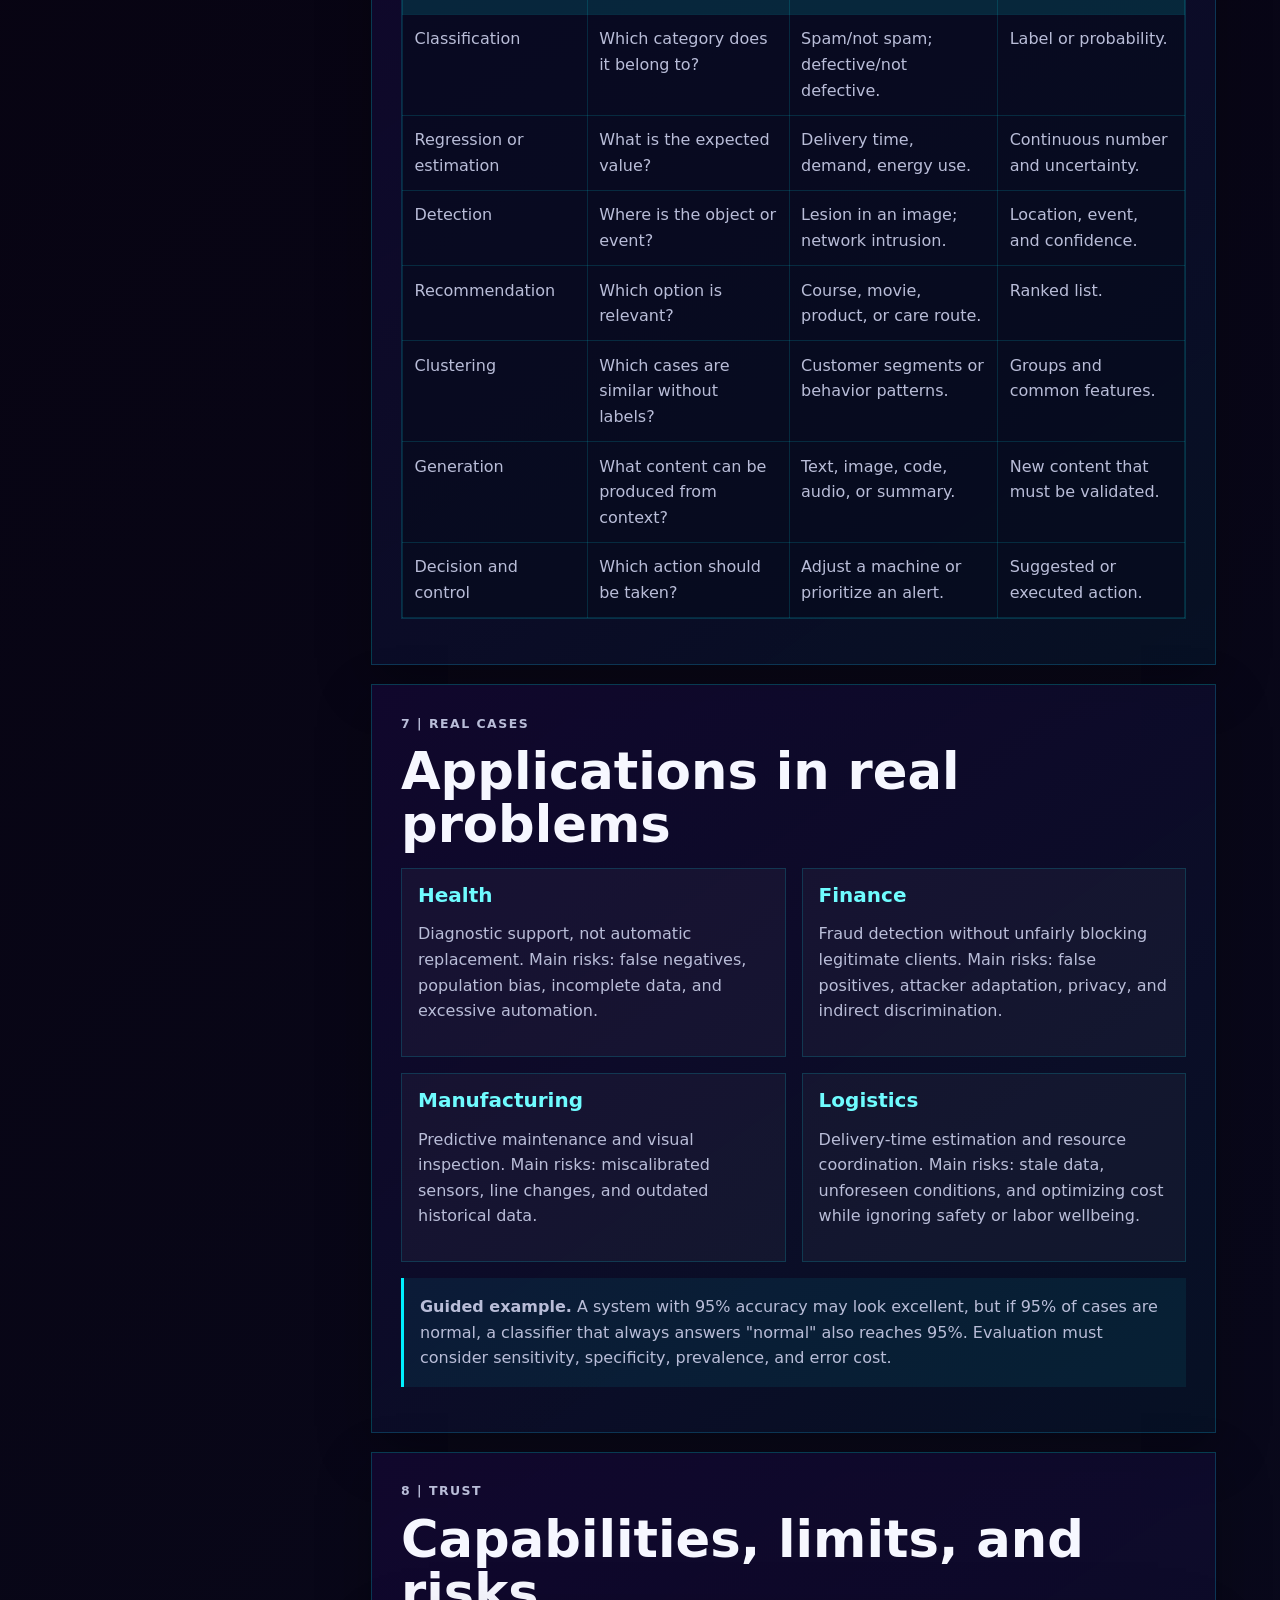
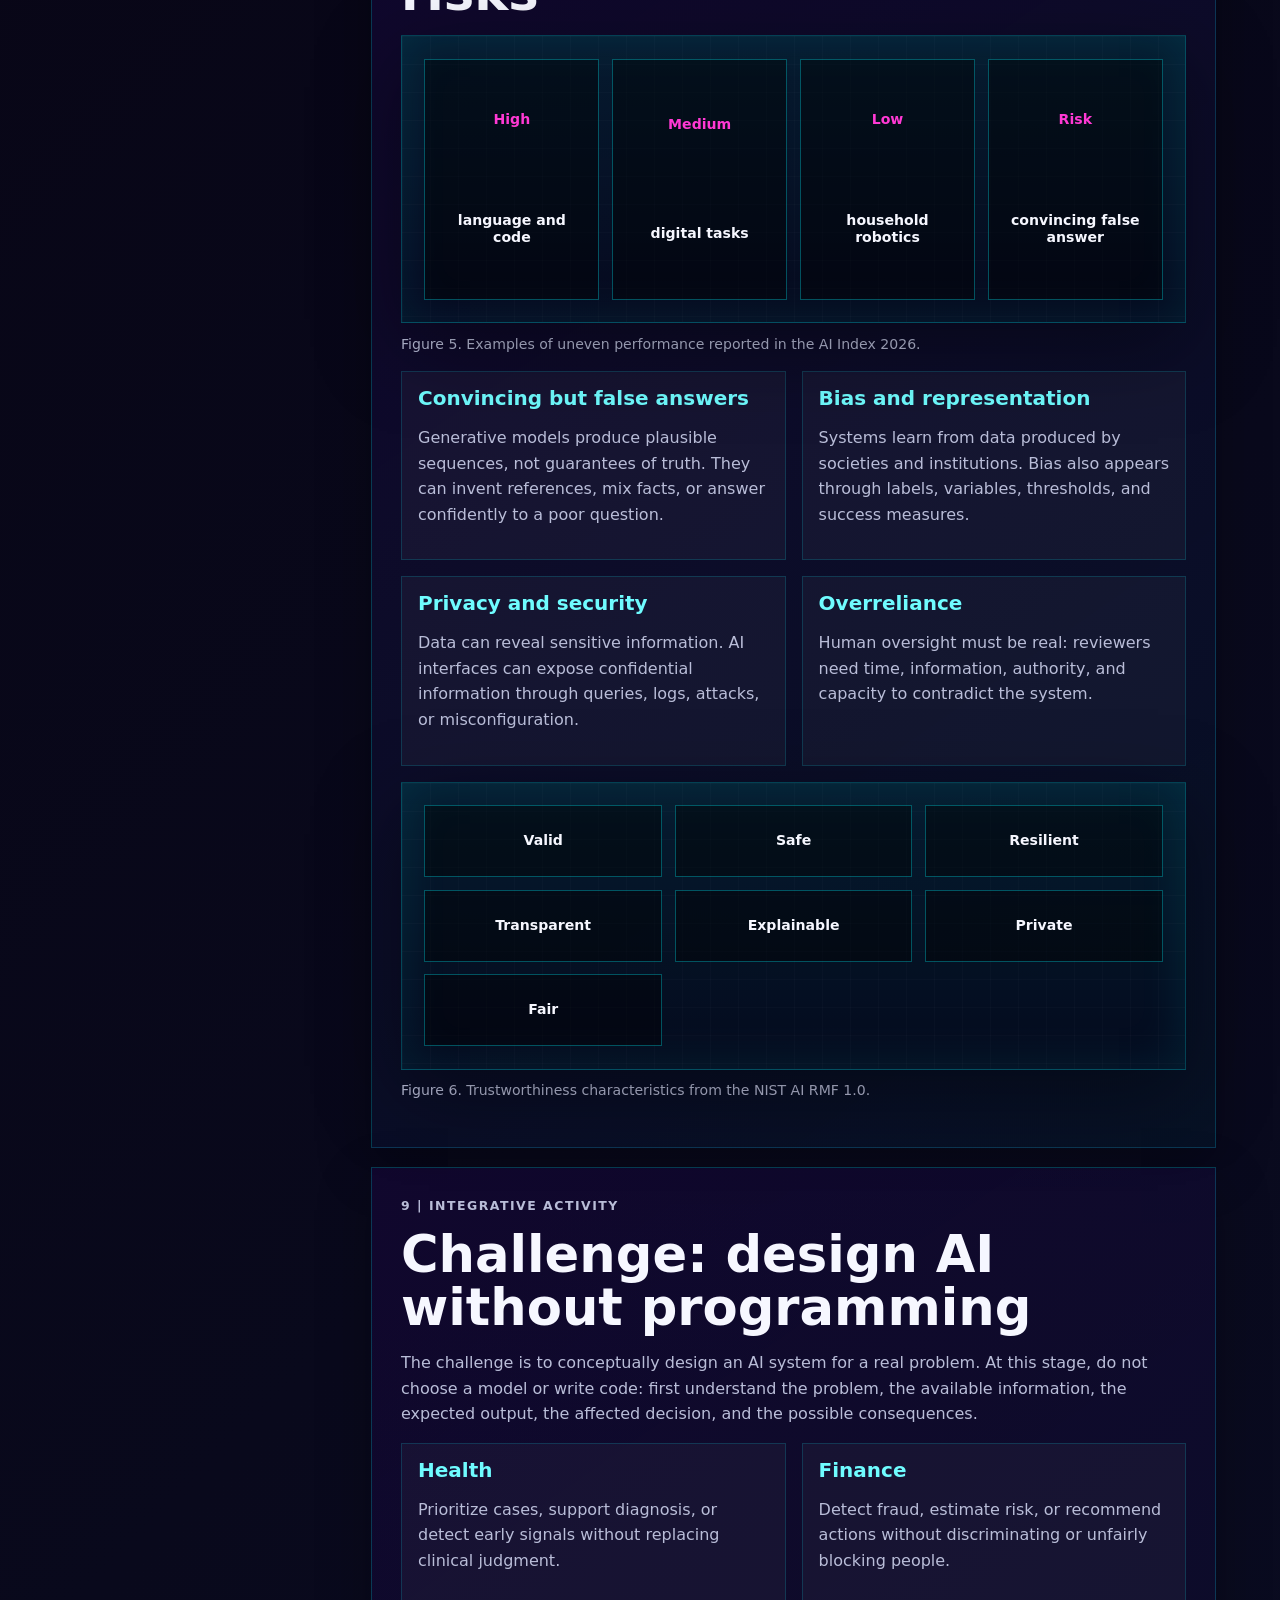
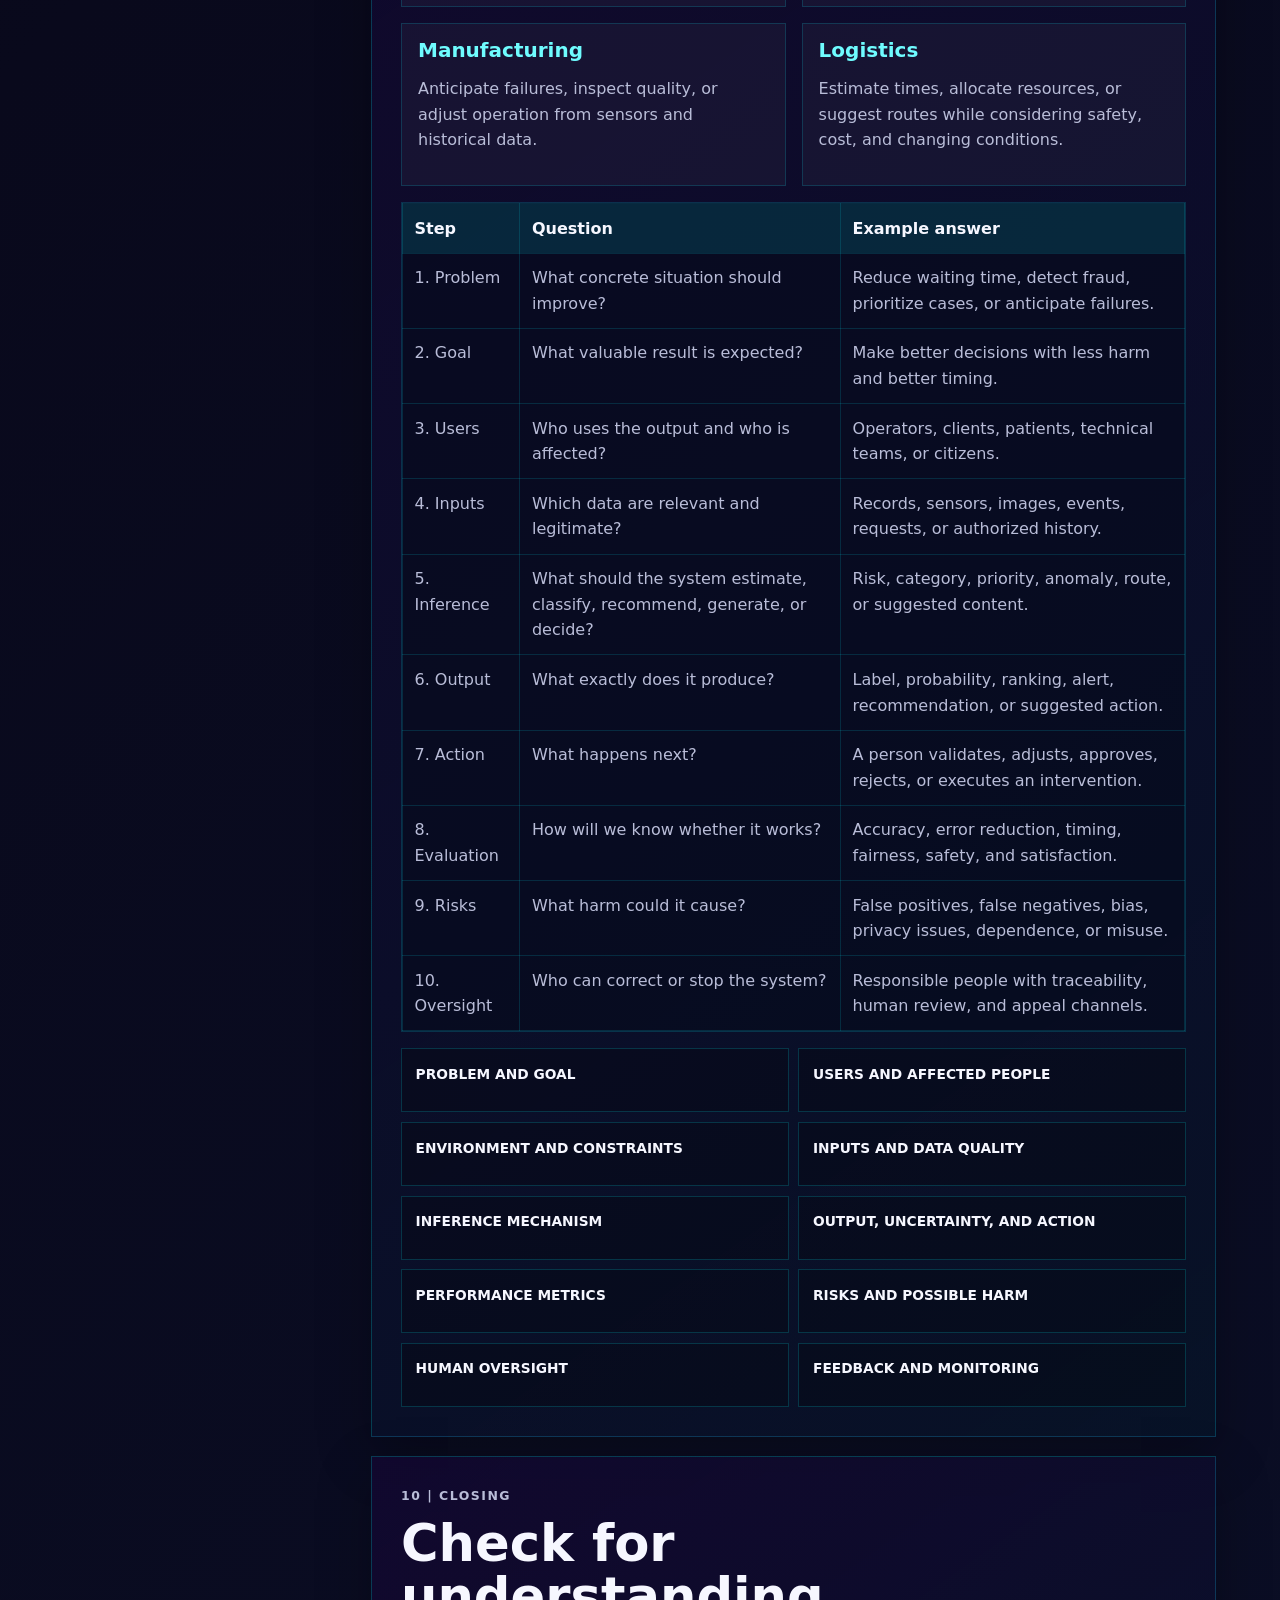
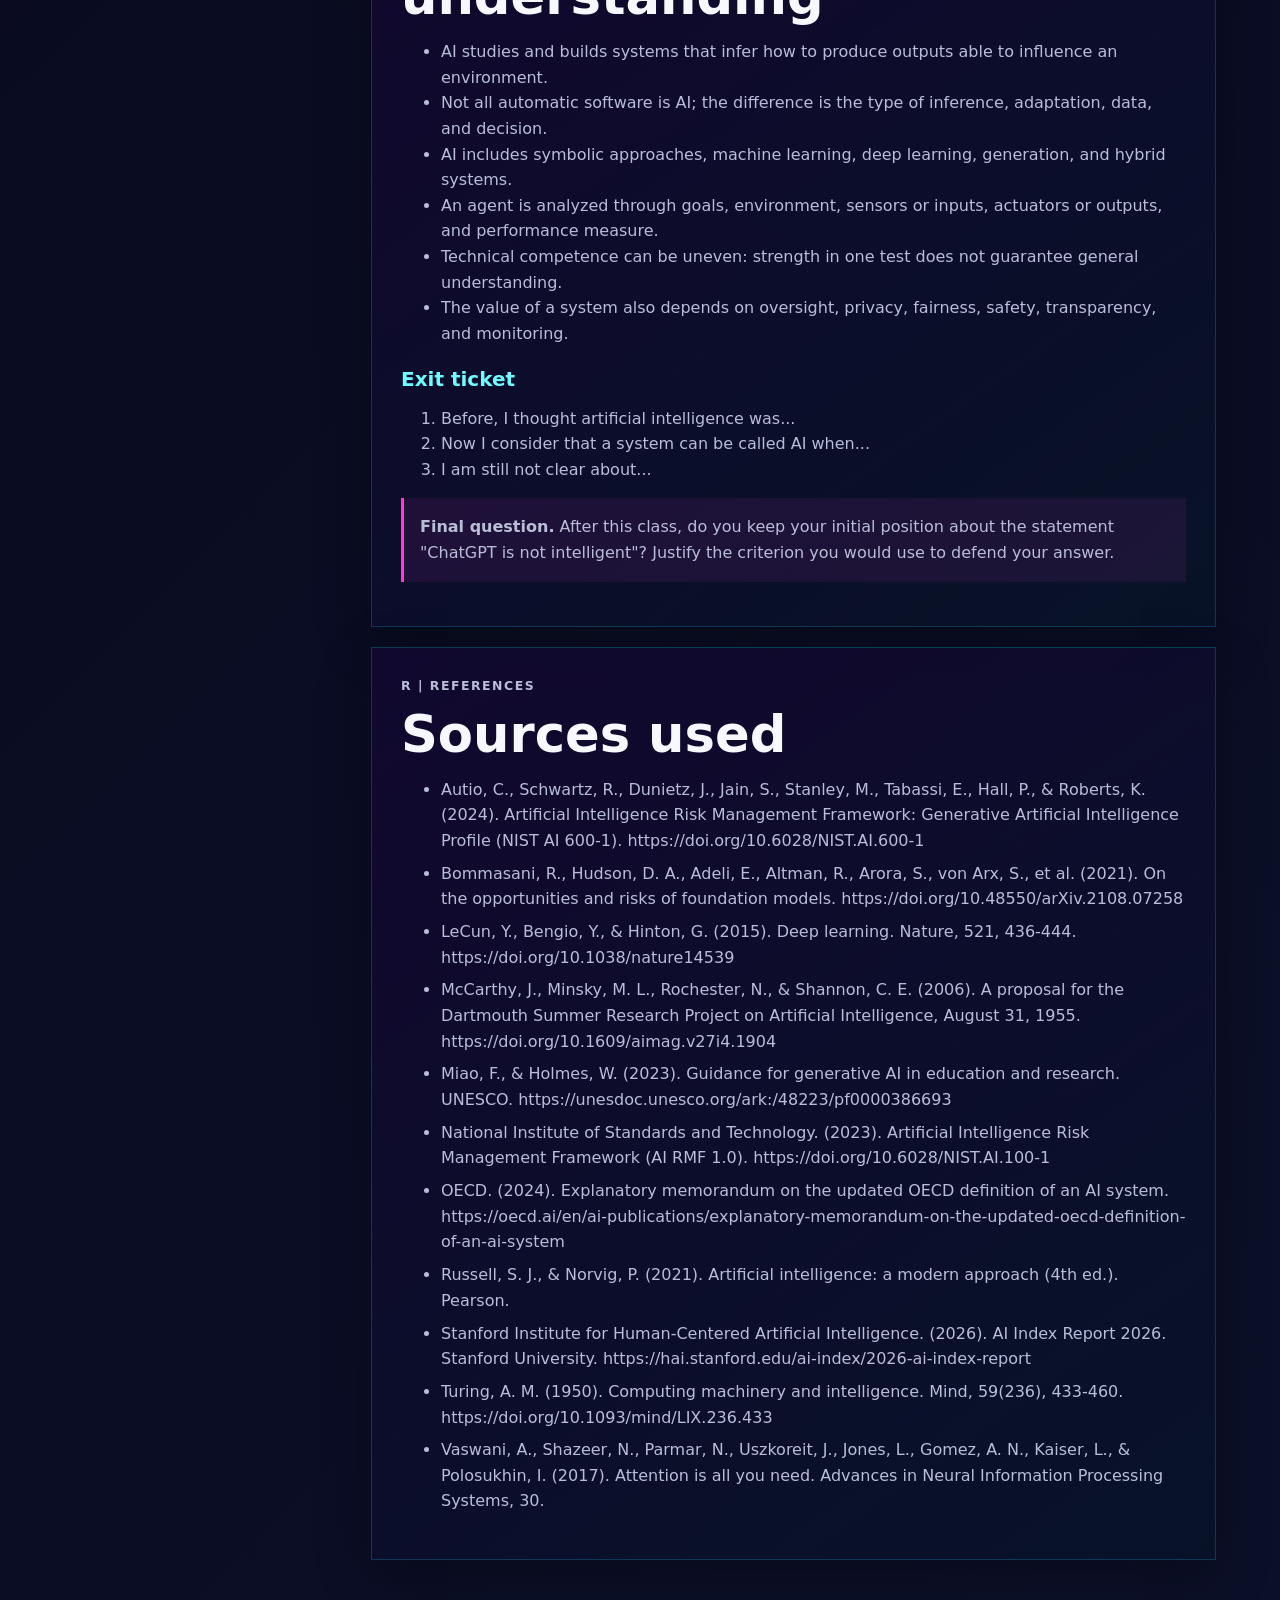
<file: clases/clase-01/index.html>
<!doctype html>
<html lang="en">
  <head>
    <meta charset="utf-8">
    <meta name="viewport" content="width=device-width, initial-scale=1">
    <meta
      name="description"
      content="Clase 01 de Inteligencia Artificial: introducción, agentes, aplicaciones, riesgos y actividad integradora."
    >
    <title>Clase 01 | Introducción a la IA</title>
    <link rel="stylesheet" href="../../styles.css?v=lesson-responsive-bilingual-20260806">
  </head>
  <body class="lesson-page">
    <header class="site-header">
      <a class="brand" href="../../" aria-label="Volver al notebook de IA">
        <span class="brand-mark">AI</span>
        <span>Inteligencia Artificial</span>
      </a>
      <nav class="top-nav" aria-label="Navegación de la clase">
        <a href="#ruta" data-lesson-i18n="navRoute">Route</a>
        <a href="#actividad" data-lesson-nav="activity" data-lesson-i18n="navActivity">Activity</a>
        <a href="#referencias" data-lesson-nav="references" data-lesson-i18n="navReferences">References</a>
        <a class="repo-link" href="https://github.com/DIALVEBE/IA" rel="noreferrer">GitHub</a>
      </nav>
      <div class="language-switch" role="group" aria-label="Language switch">
        <button class="lang-button is-active" type="button" data-lang="en">EN</button>
        <button class="lang-button" type="button" data-lang="es">ES</button>
      </div>
    </header>

    <main id="top">
      <section class="lesson-hero">
        <div class="hero-copy">
          <p class="eyebrow" data-lesson-i18n="heroKicker">Elective I Advanced Track | Week 1</p>
          <h1 data-lesson-i18n="heroTitle">Introduction to Artificial Intelligence</h1>
          <p class="hero-text" data-lesson-i18n="heroText">
            Start by identifying what an AI system is, how it is structured, and how it
            differs from automation, traditional software, machine learning, and
            generative AI.
          </p>
          <div class="hero-actions">
            <a class="primary-action" href="#ruta" data-lesson-i18n="startClass">Start class</a>
          </div>
        </div>
        <figure class="lesson-hero-visual">
          <div class="lesson-diagram hero-diagram" aria-label="Artificial intelligence system cycle">
            <span data-lesson-i18n="diagramInput">Input</span>
            <span data-lesson-i18n="diagramInfer">Infer</span>
            <span data-lesson-i18n="diagramOutput">Output</span>
            <span data-lesson-i18n="diagramAct">Act</span>
            <strong data-lesson-i18n="diagramGoal">Goal</strong>
          </div>
        </figure>
      </section>

      <section class="lesson-shell" id="ruta">
        <aside class="topic-index lesson-index" aria-label="Índice de clase">
          <div class="index-title" data-lesson-i18n="routeTitle">Route</div>
          <a href="#apertura" data-lesson-nav="opening" data-lesson-i18n="idxOpening">1. Opening</a>
          <a href="#definicion" data-lesson-nav="definition" data-lesson-i18n="idxDefinition">2. Definition</a>
          <a href="#automatizacion" data-lesson-nav="automation" data-lesson-i18n="idxAutomation">3. AI and automation</a>
          <a href="#evolucion" data-lesson-nav="evolution" data-lesson-i18n="idxEvolution">4. Evolution</a>
          <a href="#agentes" data-lesson-nav="agents" data-lesson-i18n="idxAgents">5. Agents</a>
          <a href="#problemas" data-lesson-nav="problems" data-lesson-i18n="idxProblems">6. Problems</a>
          <a href="#aplicaciones" data-lesson-nav="applications" data-lesson-i18n="idxApplications">7. Applications</a>
          <a href="#riesgos" data-lesson-nav="risks" data-lesson-i18n="idxRisks">8. Risks</a>
          <a href="#actividad" data-lesson-nav="activity" data-lesson-i18n="idxActivity">9. Activity</a>
          <a href="#cierre" data-lesson-nav="closing" data-lesson-i18n="idxClosing">10. Closing</a>
          <a href="#referencias" data-lesson-nav="references" data-lesson-i18n="idxReferences">R. References</a>
        </aside>

        <div class="lesson-content" data-lang-only="es" hidden>
          <section class="lesson-section" id="apertura">
            <p class="eyebrow">1 | Apertura</p>
            <h2>"ChatGPT no es inteligente"</h2>
            <aside class="question"><strong>Pregunta inicial.</strong> ¿Qué argumentos permiten defender o rechazar esta afirmación?</aside>
            <aside class="callout"><strong>Regla de oro.</strong> Un sistema utiliza inteligencia artificial cuando infiere, predice, recomienda, genera, clasifica o decide a partir de entradas para producir salidas que pueden influir en un entorno.</aside>
            <figure class="lesson-figure">
              <div class="lesson-diagram metric-diagram" role="img" aria-label="Indicadores recientes de adopción y capacidades de IA">
                <span><strong>53%</strong> adopción GenAI</span>
                <span><strong>80%+</strong> uso académico</span>
                <span><strong>66,3%</strong> agentes OSWorld</span>
                <span><strong>12%</strong> tareas domésticas</span>
              </div>
              <figcaption>Figura 1. Indicadores recientes que muestran adopción acelerada y capacidades todavía irregulares. Elaboración propia con datos del AI Index Report 2026.</figcaption>
            </figure>
            <p>
              La inteligencia artificial dejó de ser un tema reservado a laboratorios.
              El AI Index Report 2026 estima que la IA generativa alcanzó una adopción
              poblacional del 53 % en tres años, una velocidad superior a la observada
              históricamente para el computador personal o Internet. En educación, más
              del 80 % de estudiantes de secundaria y universidad encuestados en Estados
              Unidos reportaron utilizar IA para tareas académicas, aunque las instituciones
              todavía muestran dificultades para establecer políticas claras.
            </p>
            <p>
              La aceleración no significa que los sistemas sean uniformemente inteligentes.
              En 2025, los agentes evaluados en OSWorld alcanzaron 66,3 % de precisión en
              tareas estructuradas dentro de sistemas operativos, pero los robots solo
              tuvieron éxito en 12 % de tareas domésticas reales. Esta combinación de
              fortalezas extraordinarias y fallos elementales puede entenderse como
              inteligencia irregular.
            </p>
            <h3>Diagnóstico rápido: ¿es IA?</h3>
            <div class="table-wrap">
              <table>
                <thead><tr><th>Caso</th><th>Clasificación posible</th><th>Criterio para discutir</th></tr></thead>
                <tbody>
                  <tr><td>Una calculadora suma dos números.</td><td>No necesariamente.</td><td>Ejecuta reglas deterministas; no necesita inferir patrones ni adaptarse.</td></tr>
                  <tr><td>Un semáforo cambia cada 45 segundos.</td><td>Automatización.</td><td>Sigue una secuencia fija; no observa el estado real del tráfico.</td></tr>
                  <tr><td>Un correo se envía automáticamente al completar un formulario.</td><td>Automatización.</td><td>La acción está predefinida por una condición explícita.</td></tr>
                  <tr><td>Un filtro clasifica correo como spam utilizando ejemplos históricos.</td><td>Sí, aprendizaje automático.</td><td>Infiere patrones a partir de datos etiquetados.</td></tr>
                  <tr><td>Una plataforma recomienda una serie o una película.</td><td>Probablemente IA.</td><td>Ordena opciones a partir de señales de comportamiento y similitud.</td></tr>
                  <tr><td>Un sistema de navegación recalcula una ruta.</td><td>Probablemente IA o sistema algorítmico avanzado.</td><td>Estima estados, costos y alternativas; puede combinar búsqueda, datos y predicción.</td></tr>
                  <tr><td>Un sistema aprueba o rechaza una solicitud de crédito.</td><td>Depende del mecanismo.</td><td>Puede ser una regla fija o un modelo que estima riesgo a partir de datos.</td></tr>
                  <tr><td>Un NPC de videojuego persigue al jugador.</td><td>Puede ser IA simbólica o basada en búsqueda.</td><td>El comportamiento puede surgir de estados, reglas, rutas o decisiones.</td></tr>
                  <tr><td>Un chatbot genera una respuesta coherente a una pregunta nueva.</td><td>Sí, IA generativa.</td><td>Produce contenido mediante un modelo que estima secuencias plausibles.</td></tr>
                  <tr><td>Una voz sintética lee un texto con entonación natural.</td><td>Probablemente IA generativa o modelo de voz.</td><td>Convierte texto en audio con patrones aprendidos del habla.</td></tr>
                </tbody>
              </table>
            </div>
            <p class="study-note">Para pensar: los criterios que aparecen con frecuencia son aprendizaje, reglas, predicción, generación, reconocimiento, adaptación, autonomía y efecto sobre una decisión.</p>
          </section>

          <section class="lesson-section" id="definicion">
            <p class="eyebrow">2 | Definición</p>
            <h2>De la inteligencia humana a la inteligencia artificial</h2>
            <p>
              Una definición útil debe describir capacidades observables sin atribuir
              conciencia a una máquina. En una persona, la inteligencia puede incluir
              percepción, memoria, aprendizaje, lenguaje, razonamiento, planificación,
              creatividad, adaptación y toma de decisiones. Estas capacidades no siempre
              aparecen juntas ni con la misma intensidad.
            </p>
            <p>
              Una persona que conduce bajo lluvia intensa percibe luces y señales,
              interpreta distancias, recuerda normas, anticipa movimientos, decide
              reducir la velocidad y ajusta su conducta según la respuesta del vehículo.
              La conducta inteligente surge de un ciclo: percibir, representar la
              situación, evaluar alternativas, actuar y observar el resultado.
            </p>
            <aside class="callout warning"><strong>Cuidado con el antropomorfismo.</strong> Expresiones como "la IA entiende", "quiere" o "sabe" pueden ocultar el mecanismo real. Un modelo puede producir lenguaje convincente sin experiencia consciente, intención propia o comprensión humana.</aside>
            <h3>Cuatro maneras clásicas de definir la IA</h3>
            <div class="table-wrap">
              <table>
                <thead><tr><th>Perspectiva</th><th>Pregunta central</th><th>Ejemplo</th><th>Límite</th></tr></thead>
                <tbody>
                  <tr><td>Pensar como humanos</td><td>¿Reproduce procesos mentales humanos?</td><td>Modelar como una persona resuelve un problema.</td><td>Conocer con precisión el pensamiento humano es difícil.</td></tr>
                  <tr><td>Actuar como humanos</td><td>¿Su comportamiento es indistinguible del humano?</td><td>Conversación asociada con la prueba de Turing.</td><td>Imitar al humano no garantiza verdad, seguridad ni racionalidad.</td></tr>
                  <tr><td>Pensar racionalmente</td><td>¿Obtiene conclusiones correctas mediante principios lógicos?</td><td>Sistema que deriva una conclusión a partir de premisas.</td><td>La realidad contiene incertidumbre, datos incompletos y recursos limitados.</td></tr>
                  <tr><td>Actuar racionalmente</td><td>¿Elige acciones que aumentan la posibilidad de alcanzar un objetivo?</td><td>Robot que ajusta su conducta para limpiar con batería limitada.</td><td>La acción depende de cómo se definan el objetivo y la medida de éxito.</td></tr>
                </tbody>
              </table>
            </div>
            <p>
              Para este curso resulta especialmente útil la perspectiva de agentes
              racionales: un sistema es analizado por sus objetivos, la información
              disponible, las acciones posibles y las consecuencias de sus decisiones.
              "Racional" no significa perfecto; significa seleccionar la mejor acción
              esperada con la información y los recursos disponibles.
            </p>
            <aside class="callout"><strong>Definición contemporánea.</strong> Según la OCDE, un sistema de IA es un sistema basado en máquinas que, para objetivos explícitos o implícitos, infiere a partir de entradas como generar salidas capaces de influir en entornos físicos o virtuales. Las palabras decisivas son "infiere" e "influye".</aside>
            <aside class="question"><strong>Pregunta.</strong> ¿Una hoja de cálculo que calcula automáticamente el promedio de notas es un sistema de IA?</aside>
            <p class="study-note">Respuesta breve: generalmente no. La fórmula está completamente especificada. Sería diferente si el sistema estimara riesgo de deserción desde múltiples señales y produjera una recomendación probabilística.</p>
          </section>

          <section class="lesson-section" id="automatizacion">
            <p class="eyebrow">3 | Conceptos</p>
            <h2>IA no es sinónimo de automatización</h2>
            <figure class="lesson-figure">
              <div class="lesson-diagram concept-diagram" role="img" aria-label="Relación entre enfoques de inteligencia artificial">
                <span>Software tradicional</span>
                <span>Automatización</span>
                <span>IA simbólica</span>
                <span>Aprendizaje automático</span>
                <span>Aprendizaje profundo</span>
                <span>IA generativa</span>
                <strong>Sistemas híbridos</strong>
              </div>
              <figcaption>Figura 2. Relación conceptual entre IA simbólica, aprendizaje automático, aprendizaje profundo, IA generativa y sistemas híbridos.</figcaption>
            </figure>
            <div class="concept-list">
              <article><h3>Software tradicional</h3><p>Una persona define reglas y procedimientos explícitos. El computador ejecuta instrucciones sobre entradas conocidas. Calcular el impuesto de una factura puede expresarse mediante una fórmula precisa.</p></article>
              <article><h3>Automatización</h3><p>Automatizar significa ejecutar una tarea con poca intervención humana. Puede ser simple o sofisticada, pero no requiere necesariamente IA.</p></article>
              <article><h3>IA simbólica</h3><p>Representa conocimiento mediante símbolos, hechos, reglas y relaciones. Es explícita y verificable, pero puede ser frágil cuando aumentan excepciones o variabilidad.</p></article>
              <article><h3>Búsqueda y planificación</h3><p>Explora estados y acciones posibles para encontrar una secuencia que acerque al sistema a su objetivo. Aparece en rutas, juegos, robótica y toma de decisiones.</p></article>
              <article><h3>Aprendizaje automático</h3><p>El programador define representación, objetivo y procedimiento para ajustar un modelo a partir de datos. El resultado es probabilístico y puede cambiar con nuevos datos.</p></article>
              <article><h3>Aprendizaje profundo</h3><p>Utiliza redes neuronales con múltiples capas para aprender representaciones jerárquicas; ha transformado visión, voz y lenguaje.</p></article>
              <article><h3>IA generativa</h3><p>Produce texto, imágenes, audio, video o código a partir de patrones aprendidos. La fluidez no garantiza exactitud.</p></article>
            </div>
            <h3>IA, ML, DL y GenAI</h3>
            <p>
              El aprendizaje automático es una parte de la inteligencia artificial, no
              toda la inteligencia artificial. El aprendizaje profundo es una parte del
              aprendizaje automático. La IA generativa utiliza modelos capaces de
              producir contenido nuevo, pero no representa todos los enfoques de IA.
            </p>
            <div class="table-wrap">
              <table>
                <thead><tr><th>Relación</th><th>Idea clave</th><th>Ejemplo</th></tr></thead>
                <tbody>
                  <tr><td>IA</td><td>Campo amplio sobre sistemas que perciben, infieren, deciden, recomiendan, generan o actúan.</td><td>Planeación de rutas, sistemas expertos, robots, recomendadores, modelos generativos.</td></tr>
                  <tr><td>Machine Learning</td><td>Subcampo en el que el sistema ajusta su comportamiento a partir de datos.</td><td>Filtro antispam entrenado con correos etiquetados.</td></tr>
                  <tr><td>Deep Learning</td><td>Subcampo de ML basado en redes neuronales profundas.</td><td>Reconocimiento de imágenes o voz.</td></tr>
                  <tr><td>IA generativa</td><td>Familia de modelos que produce texto, imagen, audio, video o código.</td><td>ChatGPT, generadores de imágenes o asistentes de código.</td></tr>
                </tbody>
              </table>
            </div>
            <aside class="question"><strong>Pregunta.</strong> Pac-Man fue publicado en 1980. ¿Los fantasmas podían tener IA aunque no existieran ChatGPT, deep learning ni modelos generativos?</aside>
            <h3>Comparación paso a paso: solicitudes estudiantiles</h3>
            <div class="table-wrap">
              <table>
                <thead><tr><th>Enfoque</th><th>Mecanismo</th><th>Comportamiento</th></tr></thead>
                <tbody>
                  <tr><td>Regla fija</td><td>Si el asunto contiene "certificado", enviar el instructivo A.</td><td>Rápido y predecible; falla ante redacciones no previstas.</td></tr>
                  <tr><td>Automatización de flujo</td><td>Crear un ticket, asignar responsable y notificar.</td><td>Orquesta tareas sin interpretar profundamente el contenido.</td></tr>
                  <tr><td>Clasificador de ML</td><td>Estimar la categoría de la solicitud con ejemplos históricos.</td><td>Generaliza a mensajes similares, pero puede equivocarse.</td></tr>
                  <tr><td>Modelo generativo</td><td>Redactar una respuesta basada en contexto y políticas disponibles.</td><td>Genera lenguaje flexible; requiere verificación para evitar invenciones.</td></tr>
                  <tr><td>Sistema híbrido</td><td>Clasificar, recuperar la norma oficial, generar borrador y exigir aprobación humana.</td><td>Combina eficiencia, evidencia y control.</td></tr>
                </tbody>
              </table>
            </div>
            <aside class="callout"><strong>Regla práctica.</strong> No te preguntes únicamente "¿usa IA?". Pregunta: ¿qué parte infiere?, ¿qué aprende?, ¿qué genera?, ¿qué decisión afecta?, ¿qué evidencia permite evaluar su desempeño?</aside>
          </section>

          <section class="lesson-section" id="evolucion">
            <p class="eyebrow">4 | Historia</p>
            <h2>Evolución de la IA</h2>
            <figure class="lesson-figure">
              <div class="lesson-diagram timeline-diagram" role="img" aria-label="Línea de tiempo con hitos conceptuales de la IA">
                <span><strong>1950</strong> Turing</span>
                <span><strong>1956</strong> Dartmouth</span>
                <span><strong>1980s</strong> sistemas expertos</span>
                <span><strong>2010s</strong> deep learning</span>
                <span><strong>2017</strong> transformers</span>
                <span><strong>2026</strong> agentes multimodales</span>
              </div>
              <figcaption>Figura 3. Hitos conceptuales en la evolución de la IA.</figcaption>
            </figure>
            <div class="timeline">
              <article><strong>1950: Turing</strong><p>Propuso sustituir "¿pueden pensar las máquinas?" por un criterio observable basado en conversación. Superar una conversación no demuestra conciencia ni competencia general.</p></article>
              <article><strong>1955-1956: Dartmouth</strong><p>McCarthy, Minsky, Rochester y Shannon plantearon que aspectos del aprendizaje y la inteligencia podían describirse con precisión suficiente para simularse por una máquina.</p></article>
              <article><strong>IA simbólica y sistemas expertos</strong><p>Capturaban conocimiento de especialistas y aplicaban inferencias. Fueron valiosos en dominios acotados, pero costosos de mantener.</p></article>
              <article><strong>Inviernos de la IA</strong><p>Cuando las promesas superaron la capacidad disponible, disminuyeron financiación e interés. Un prototipo llamativo no equivale a un sistema robusto.</p></article>
              <article><strong>Aprendizaje estadístico y profundo</strong><p>Con más datos y cómputo, las redes profundas mejoraron reconocimiento de imágenes, voz y lenguaje durante la década de 2010.</p></article>
              <article><strong>Transformers e IA generativa</strong><p>La arquitectura Transformer permitió procesar dependencias en secuencias de manera eficiente y escalable. Desde 2022, el lenguaje natural aceleró la adopción pública.</p></article>
              <article><strong>2025-2026: agentes y multimodalidad</strong><p>Los sistemas combinan lenguaje, imagen, audio, video y uso de herramientas. Aumenta la utilidad y también la superficie de riesgo.</p></article>
            </div>
          </section>

          <section class="lesson-section" id="agentes">
            <p class="eyebrow">5 | Sistemas situados</p>
            <h2>Agentes inteligentes</h2>
            <figure class="lesson-figure">
              <div class="lesson-diagram system-diagram" role="img" aria-label="Anatomía general de un sistema de IA">
                <span>Objetivo</span>
                <span>Entradas</span>
                <span>Inferencia</span>
                <span>Salida</span>
                <span>Acción</span>
                <span>Retroalimentación</span>
              </div>
              <figcaption>Figura 4. Anatomía general de un sistema de IA a partir de la definición de la OCDE y el enfoque de agentes.</figcaption>
            </figure>
            <p>
              La unidad mínima de análisis no es solo el modelo: es el ciclo entre
              sistema, entorno y consecuencias. Un agente percibe un entorno mediante
              sensores o entradas, procesa información y actúa mediante actuadores o
              salidas. Su calidad se evalúa según una medida de desempeño.
            </p>
            <p>
              El esquema PEAS permite especificar una tarea antes de escoger un algoritmo:
              Performance measure, Environment, Actuators y Sensors.
            </p>
            <div class="table-wrap">
              <table>
                <caption>Ejemplo 1: robot aspirador mediante PEAS</caption>
                <thead><tr><th>Componente</th><th>Descripción</th></tr></thead>
                <tbody>
                  <tr><td>Medida de desempeño</td><td>Cobertura de limpieza, suciedad retirada, batería, tiempo, choques evitados y regreso seguro.</td></tr>
                  <tr><td>Entorno</td><td>Habitaciones, muebles, personas, mascotas, escaleras, superficies y estaciones de carga.</td></tr>
                  <tr><td>Actuadores</td><td>Motores, ruedas, cepillos, potencia de aspiración y señales de estado.</td></tr>
                  <tr><td>Sensores</td><td>Proximidad, contacto, cámara, suciedad, batería y posición estimada.</td></tr>
                </tbody>
              </table>
            </div>
            <p>
              El sistema recibe señales, representa la situación, evalúa qué acción
              favorece la medida de desempeño, actúa y observa el resultado. En esta
              sesión no se desarrolla la búsqueda de rutas; solo se identifica el ciclo
              de decisión.
            </p>
            <div class="table-wrap">
              <table>
                <caption>Ejemplo 2: reducción de congestión vehicular</caption>
                <thead><tr><th>Elemento</th><th>Descripción</th></tr></thead>
                <tbody>
                  <tr><td>Objetivo</td><td>Reducir tiempos de espera y evitar congestión en intersecciones críticas.</td></tr>
                  <tr><td>Entradas</td><td>Cámaras, sensores, hora, velocidad promedio, filas de vehículos y eventos cercanos.</td></tr>
                  <tr><td>Inferencia</td><td>Estimar el estado actual del tráfico, anticipar flujo probable y comparar acciones posibles.</td></tr>
                  <tr><td>Salida</td><td>Predicción de congestión, recomendación de ajuste o cambio de fases semafóricas.</td></tr>
                  <tr><td>Acción</td><td>Modificar tiempos, informar rutas alternas o priorizar ciertos corredores.</td></tr>
                  <tr><td>Retroalimentación</td><td>Medir si la acción redujo espera, bloqueos, incidentes y efectos no deseados.</td></tr>
                </tbody>
              </table>
            </div>
            <div class="table-wrap">
              <table>
                <caption>Ejemplo 3: alerta de riesgo de deserción</caption>
                <thead><tr><th>Elemento</th><th>Descripción y pregunta crítica</th></tr></thead>
                <tbody>
                  <tr><td>Objetivo</td><td>Identificar estudiantes que podrían necesitar apoyo temprano. ¿Es para ayudar o sancionar?</td></tr>
                  <tr><td>Entradas</td><td>Asistencia, notas, actividad en campus virtual, entregas y antecedentes. ¿Son pertinentes y consentidas?</td></tr>
                  <tr><td>Inferencia</td><td>Modelo que estima probabilidad de riesgo. ¿Con qué población fue entrenado?</td></tr>
                  <tr><td>Salida</td><td>Nivel de riesgo y factores relevantes. ¿Es predicción o certeza?</td></tr>
                  <tr><td>Acción</td><td>Contacto de bienestar, tutoría o acompañamiento. ¿Una persona revisa el caso?</td></tr>
                  <tr><td>Retroalimentación</td><td>Registrar si el apoyo fue útil y si la alerta fue correcta. ¿Se mide el daño de falsos positivos?</td></tr>
                </tbody>
              </table>
            </div>
            <aside class="callout"><strong>Sistema sociotécnico.</strong> Una alerta cambia la conducta de profesores, estudiantes y directivos. La evaluación debe incluir datos, desempeño técnico, experiencia de usuario, efectos organizacionales y derechos de las personas.</aside>
            <h3>De entradas a consecuencias</h3>
            <ol class="step-list">
              <li>Definir el problema con precisión.</li>
              <li>Definir una medida de desempeño.</li>
              <li>Identificar el entorno.</li>
              <li>Seleccionar entradas pertinentes.</li>
              <li>Elegir el mecanismo de inferencia.</li>
              <li>Definir la salida y su incertidumbre.</li>
              <li>Asignar supervisión y responsabilidad.</li>
              <li>Observar efectos y retroalimentar.</li>
            </ol>
          </section>

          <section class="lesson-section" id="problemas">
            <p class="eyebrow">6 | Tipos de salida</p>
            <h2>Problemas que aborda la IA</h2>
            <p>La técnica adecuada depende del tipo de salida y de la decisión que se necesita apoyar.</p>
            <div class="table-wrap">
              <table>
                <thead><tr><th>Tipo</th><th>Pregunta</th><th>Ejemplo</th><th>Salida</th></tr></thead>
                <tbody>
                  <tr><td>Clasificación</td><td>¿A qué categoría pertenece?</td><td>Spam/no spam; pieza defectuosa/no defectuosa.</td><td>Etiqueta o probabilidad.</td></tr>
                  <tr><td>Regresión o estimación</td><td>¿Cuál es el valor esperado?</td><td>Tiempo de entrega, demanda, consumo energético.</td><td>Número continuo e incertidumbre.</td></tr>
                  <tr><td>Detección</td><td>¿Dónde está el objeto o evento?</td><td>Lesión en una imagen; intrusión en una red.</td><td>Ubicación, evento y confianza.</td></tr>
                  <tr><td>Recomendación</td><td>¿Qué opción es relevante?</td><td>Curso, película, producto o ruta de atención.</td><td>Lista ordenada.</td></tr>
                  <tr><td>Agrupamiento</td><td>¿Qué casos se parecen sin etiquetas?</td><td>Segmentos de clientes o patrones.</td><td>Grupos y características comunes.</td></tr>
                  <tr><td>Generación</td><td>¿Qué contenido puede producirse?</td><td>Texto, imagen, código, audio o resumen.</td><td>Contenido nuevo que debe validarse.</td></tr>
                  <tr><td>Decisión y control</td><td>¿Qué acción conviene ejecutar?</td><td>Ajustar una máquina o priorizar una alerta.</td><td>Acción sugerida o ejecutada.</td></tr>
                </tbody>
              </table>
            </div>
            <aside class="callout"><strong>Distinción.</strong> Una probabilidad de fraude del 92 % no es idéntica a "rechazar la transacción". Entre ambas existe una política de decisión que debe considerar costos, derechos, umbrales y revisión humana.</aside>
          </section>

          <section class="lesson-section" id="aplicaciones">
            <p class="eyebrow">7 | Casos reales</p>
            <h2>Aplicaciones en problemas reales</h2>
            <div class="application-grid">
              <article><h3>Salud</h3><p>Apoyo al diagnóstico, no sustitución automática. Entradas: imágenes, metadatos clínicos y criterios de calidad. Riesgos: falsos negativos, sesgo, datos incompletos y automatización excesiva.</p></article>
              <article><h3>Finanzas</h3><p>Detección de fraude sin bloquear injustamente a clientes legítimos. Riesgos: falsos positivos, adaptación de atacantes, privacidad y discriminación indirecta.</p></article>
              <article><h3>Manufactura</h3><p>Mantenimiento predictivo e inspección visual. Riesgos: sensores descalibrados, cambios en la línea y datos históricos no representativos.</p></article>
              <article><h3>Logística</h3><p>Estimación de tiempos y coordinación. Riesgos: datos desactualizados, condiciones imprevistas y optimización que ignore seguridad o bienestar laboral.</p></article>
            </div>
            <aside class="callout"><strong>Ejemplo guiado.</strong> Un sistema con 95 % de exactitud puede parecer excelente, pero si 95 % de los casos son normales, un clasificador que siempre responda "normal" también alcanzaría 95 %. La evaluación debe considerar sensibilidad, especificidad, prevalencia y costo del error.</aside>
            <div class="table-wrap">
              <table>
                <thead><tr><th>Sector</th><th>Valor potencial</th><th>Error crítico</th></tr></thead>
                <tbody>
                  <tr><td>Salud</td><td>Priorización y apoyo clínico.</td><td>No detectar un caso grave o presentar una sugerencia como diagnóstico definitivo.</td></tr>
                  <tr><td>Finanzas</td><td>Reducir pérdidas y responder con rapidez.</td><td>Bloquear sistemáticamente a ciertos grupos o no detectar fraude adaptativo.</td></tr>
                  <tr><td>Manufactura</td><td>Menos paradas y mejor control de calidad.</td><td>Tomar decisiones con sensores defectuosos o modelos desactualizados.</td></tr>
                  <tr><td>Logística</td><td>Mejores estimaciones y uso de recursos.</td><td>Optimizar una métrica ignorando seguridad, regulación o carga de trabajo.</td></tr>
                </tbody>
              </table>
            </div>
          </section>

          <section class="lesson-section" id="riesgos">
            <p class="eyebrow">8 | Confianza</p>
            <h2>Capacidades, límites y riesgos</h2>
            <figure class="lesson-figure">
              <div class="lesson-diagram risk-diagram" role="img" aria-label="Ejemplos de desempeño irregular en evaluaciones de IA">
                <span><strong>Alto</strong> lenguaje y código</span>
                <span><strong>Medio</strong> tareas digitales</span>
                <span><strong>Bajo</strong> robótica doméstica</span>
                <span><strong>Riesgo</strong> respuesta convincente falsa</span>
              </div>
              <figcaption>Figura 5. Ejemplos de desempeño irregular reportados en el AI Index 2026.</figcaption>
            </figure>
            <div class="concept-list">
              <article><h3>Respuesta convincente falsa</h3><p>Los modelos generativos producen secuencias plausibles, no garantías de verdad. Pueden inventar referencias, mezclar hechos o responder con seguridad a preguntas mal planteadas.</p></article>
              <article><h3>Sesgo y representación</h3><p>Un sistema aprende de datos producidos por sociedades e instituciones. El sesgo también aparece al elegir etiquetas, variables, umbrales y medidas de éxito.</p></article>
              <article><h3>Privacidad y seguridad</h3><p>Los datos pueden revelar información sensible. Una interfaz de IA puede exponer información confidencial mediante consultas, registros, ataques o configuraciones incorrectas.</p></article>
              <article><h3>Sobredependencia</h3><p>La supervisión humana no debe ser simbólica: quien revisa necesita tiempo, información, autoridad y capacidad para contradecir el sistema.</p></article>
              <article><h3>Cambio del entorno</h3><p>Un modelo puede funcionar bien durante el desarrollo y degradarse después. Cambian usuarios, datos, procesos, normas y adversarios.</p></article>
            </div>
            <figure class="lesson-figure">
              <div class="lesson-diagram trust-diagram" role="img" aria-label="Características de confiabilidad del NIST AI RMF">
                <span>Validez</span>
                <span>Seguridad</span>
                <span>Resiliencia</span>
                <span>Transparencia</span>
                <span>Explicabilidad</span>
                <span>Privacidad</span>
                <span>Justicia</span>
              </div>
              <figcaption>Figura 6. Características de confiabilidad del NIST AI RMF 1.0.</figcaption>
            </figure>
            <p>
              El NIST AI Risk Management Framework propone evaluar validez y
              confiabilidad, seguridad, protección y resiliencia, responsabilidad y
              transparencia, explicabilidad e interpretabilidad, privacidad y justicia
              con sesgos perjudiciales gestionados. No siempre es posible maximizar
              todas estas características al mismo tiempo.
            </p>
            <aside class="question"><strong>Pregunta.</strong> ¿Quién responde cuando una decisión apoyada por IA causa daño?</aside>
            <p class="study-note">Idea clave: la responsabilidad no desaparece por utilizar un modelo. Debe distribuirse entre quienes diseñan, proveen, integran, operan, supervisan y toman la decisión final.</p>
          </section>

          <section class="lesson-section" id="actividad">
            <p class="eyebrow">9 | Actividad integradora</p>
            <h2>Reto: diseñar una IA sin programar</h2>
            <p>
              El reto consiste en diseñar conceptualmente un sistema de IA para un
              problema real. En esta etapa no se elige un modelo ni se escribe código:
              primero se entiende el problema, la información disponible, la salida
              esperada, la decisión afectada y las consecuencias posibles.
            </p>
            <div class="application-grid">
              <article><h3>Salud</h3><p>Priorizar casos, apoyar diagnóstico o detectar señales tempranas sin sustituir el juicio clínico.</p></article>
              <article><h3>Finanzas</h3><p>Detectar fraude, estimar riesgo o recomendar acciones sin discriminar ni bloquear injustamente.</p></article>
              <article><h3>Manufactura</h3><p>Anticipar fallas, inspeccionar calidad o ajustar operación a partir de sensores y datos históricos.</p></article>
              <article><h3>Logística</h3><p>Estimar tiempos, asignar recursos o sugerir rutas considerando seguridad, costo y condiciones cambiantes.</p></article>
            </div>
            <div class="table-wrap">
              <table>
                <thead><tr><th>Paso</th><th>Pregunta</th><th>Ejemplo de respuesta</th></tr></thead>
                <tbody>
                  <tr><td>1. Problema</td><td>¿Qué situación concreta se quiere mejorar?</td><td>Reducir tiempos de espera, detectar fraude, priorizar casos o anticipar fallas.</td></tr>
                  <tr><td>2. Objetivo</td><td>¿Qué resultado valioso se espera?</td><td>Tomar mejores decisiones con menos daño y más oportunidad.</td></tr>
                  <tr><td>3. Usuarios</td><td>¿Quién utiliza la salida y quién resulta afectado?</td><td>Personas operadoras, clientes, pacientes, equipos técnicos o ciudadanía.</td></tr>
                  <tr><td>4. Entradas</td><td>¿Qué datos son pertinentes y legítimos?</td><td>Registros, sensores, imágenes, eventos, solicitudes o historial autorizado.</td></tr>
                  <tr><td>5. Inferencia</td><td>¿Qué debería estimar, clasificar, recomendar, generar o decidir?</td><td>Riesgo, categoría, prioridad, anomalía, ruta o contenido sugerido.</td></tr>
                  <tr><td>6. Salida</td><td>¿Qué produce exactamente?</td><td>Etiqueta, probabilidad, ranking, alerta, recomendación o acción sugerida.</td></tr>
                  <tr><td>7. Acción</td><td>¿Qué ocurre después?</td><td>Una persona valida, ajusta, aprueba, rechaza o ejecuta una intervención.</td></tr>
                  <tr><td>8. Evaluación</td><td>¿Cómo se sabrá si funciona?</td><td>Precisión, reducción de errores, oportunidad, equidad, seguridad y satisfacción.</td></tr>
                  <tr><td>9. Riesgos</td><td>¿Qué daño podría causar?</td><td>Falsos positivos, falsos negativos, sesgo, privacidad, dependencia o uso indebido.</td></tr>
                  <tr><td>10. Supervisión</td><td>¿Quién puede corregir o detener el sistema?</td><td>Responsables con trazabilidad, revisión humana y canales de apelación.</td></tr>
                </tbody>
              </table>
            </div>
            <aside class="callout"><strong>Criterio de calidad.</strong> Un buen diseño no es el que contiene más tecnología. Es el que formula un problema legítimo, utiliza datos pertinentes, define una salida verificable, anticipa errores y asigna responsabilidad.</aside>
            <h3>Canvas de sistema de IA</h3>
            <div class="canvas-grid">
              <span>Problema y objetivo</span><span>Usuarios y personas afectadas</span>
              <span>Entorno y restricciones</span><span>Entradas y calidad de datos</span>
              <span>Mecanismo de inferencia</span><span>Salida, incertidumbre y acción</span>
              <span>Métricas de desempeño</span><span>Riesgos y posibles daños</span>
              <span>Supervisión humana</span><span>Retroalimentación y monitoreo</span>
            </div>
            <h3>Socialización rápida</h3>
            <ul>
              <li>Cada equipo dispone de 60 segundos para presentar problema, salida, acción y riesgo principal.</li>
              <li>Los demás equipos formulan una pregunta sobre datos, error o responsabilidad.</li>
              <li>La clase selecciona el diseño que mejor justifica por qué necesita IA y no solo una regla o automatización.</li>
            </ul>
          </section>

          <section class="lesson-section" id="cierre">
            <p class="eyebrow">10 | Cierre</p>
            <h2>Verificación</h2>
            <h3>Síntesis de la sesión</h3>
            <ul>
              <li>La IA estudia y construye sistemas que infieren cómo producir salidas capaces de influir en un entorno.</li>
              <li>No todo software automático es IA; la diferencia está en el tipo de inferencia, adaptación, datos y decisión.</li>
              <li>La IA incluye enfoques simbólicos, aprendizaje automático, aprendizaje profundo, generación y sistemas híbridos.</li>
              <li>Un agente se analiza por objetivos, entorno, sensores o entradas, actuadores o salidas y medida de desempeño.</li>
              <li>La competencia técnica puede ser irregular: una fortaleza en una prueba no garantiza comprensión general.</li>
              <li>El valor de un sistema depende también de supervisión, privacidad, equidad, seguridad, transparencia y monitoreo.</li>
            </ul>
            <h3>Ticket de salida</h3>
            <ol>
              <li>Antes pensaba que la inteligencia artificial era...</li>
              <li>Ahora considero que un sistema puede llamarse IA cuando...</li>
              <li>Todavía no tengo claro...</li>
            </ol>
            <aside class="question"><strong>Pregunta final.</strong> Después de esta clase, ¿mantienes tu posición inicial sobre la frase "ChatGPT no es inteligente"? Justifica el criterio que usarías para defender tu respuesta.</aside>
            <aside class="callout"><strong>Conexión con la siguiente semana.</strong> Cuando un agente tiene múltiples acciones posibles, ¿cómo puede identificar una secuencia que lo acerque a su objetivo? Esa pregunta dará paso al estudio formal de problemas y métodos de búsqueda.</aside>
          </section>

          <section class="lesson-section" id="referencias">
            <p class="eyebrow">R | Referencias</p>
            <h2>Fuentes utilizadas</h2>
            <ul class="reference-list">
              <li>Autio, C., Schwartz, R., Dunietz, J., Jain, S., Stanley, M., Tabassi, E., Hall, P., & Roberts, K. (2024). Artificial Intelligence Risk Management Framework: Generative Artificial Intelligence Profile (NIST AI 600-1). https://doi.org/10.6028/NIST.AI.600-1</li>
              <li>Bommasani, R., Hudson, D. A., Adeli, E., Altman, R., Arora, S., von Arx, S., et al. (2021). On the opportunities and risks of foundation models. https://doi.org/10.48550/arXiv.2108.07258</li>
              <li>LeCun, Y., Bengio, Y., & Hinton, G. (2015). Deep learning. Nature, 521, 436-444. https://doi.org/10.1038/nature14539</li>
              <li>McCarthy, J., Minsky, M. L., Rochester, N., & Shannon, C. E. (2006). A proposal for the Dartmouth Summer Research Project on Artificial Intelligence, August 31, 1955. https://doi.org/10.1609/aimag.v27i4.1904</li>
              <li>Miao, F., & Holmes, W. (2023). Guidance for generative AI in education and research. UNESCO. https://unesdoc.unesco.org/ark:/48223/pf0000386693</li>
              <li>National Institute of Standards and Technology. (2023). Artificial Intelligence Risk Management Framework (AI RMF 1.0). https://doi.org/10.6028/NIST.AI.100-1</li>
              <li>OECD. (2024). Explanatory memorandum on the updated OECD definition of an AI system. https://oecd.ai/en/ai-publications/explanatory-memorandum-on-the-updated-oecd-definition-of-an-ai-system</li>
              <li>Russell, S. J., & Norvig, P. (2021). Artificial intelligence: a modern approach (4th ed.). Pearson.</li>
              <li>Stanford Institute for Human-Centered Artificial Intelligence. (2026). AI Index Report 2026. Stanford University. https://hai.stanford.edu/ai-index/2026-ai-index-report</li>
              <li>Turing, A. M. (1950). Computing machinery and intelligence. Mind, 59(236), 433-460. https://doi.org/10.1093/mind/LIX.236.433</li>
              <li>Vaswani, A., Shazeer, N., Parmar, N., Uszkoreit, J., Jones, L., Gomez, A. N., Kaiser, L., & Polosukhin, I. (2017). Attention is all you need. Advances in Neural Information Processing Systems, 30.</li>
            </ul>
          </section>
        </div>

        <div class="lesson-content" data-lang-only="en">
          <section class="lesson-section" id="opening">
            <p class="eyebrow">1 | Opening</p>
            <h2>"ChatGPT is not intelligent"</h2>
            <aside class="question"><strong>Opening question.</strong> What arguments can defend or challenge this statement?</aside>
            <aside class="callout"><strong>Golden rule.</strong> A system uses artificial intelligence when it infers, predicts, recommends, generates, classifies, or decides from inputs to produce outputs that can influence an environment.</aside>
            <figure class="lesson-figure">
              <div class="lesson-diagram metric-diagram" role="img" aria-label="Recent indicators of AI adoption and capabilities">
                <span><strong>53%</strong> GenAI adoption</span>
                <span><strong>80%+</strong> academic use</span>
                <span><strong>66.3%</strong> OSWorld agents</span>
                <span><strong>12%</strong> household tasks</span>
              </div>
              <figcaption>Figure 1. Recent indicators showing fast adoption and still uneven capabilities, based on the AI Index Report 2026.</figcaption>
            </figure>
            <p>
              Artificial intelligence is no longer limited to laboratories. The AI
              Index Report 2026 estimates that generative AI reached 53% population
              adoption in three years, faster than historical adoption of the personal
              computer or the Internet. In education, more than 80% of surveyed high
              school and university students in the United States reported using AI for
              academic tasks, while institutions still struggle to define clear policies.
            </p>
            <p>
              Fast adoption does not mean uniformly intelligent systems. In 2025,
              agents evaluated in OSWorld reached 66.3% accuracy on structured operating
              system tasks, while robots succeeded in only 12% of real domestic tasks.
              This mix of extraordinary strengths and elementary failures can be read
              as uneven intelligence.
            </p>
            <h3>Quick diagnostic: is it AI?</h3>
            <div class="table-wrap">
              <table>
                <thead><tr><th>Case</th><th>Possible classification</th><th>Criterion to discuss</th></tr></thead>
                <tbody>
                  <tr><td>A calculator adds two numbers.</td><td>Not necessarily.</td><td>It executes deterministic rules and does not need pattern inference or adaptation.</td></tr>
                  <tr><td>A traffic light changes every 45 seconds.</td><td>Automation.</td><td>It follows a fixed sequence and does not observe the real traffic state.</td></tr>
                  <tr><td>An email is sent automatically after a form is completed.</td><td>Automation.</td><td>The action is predefined by an explicit condition.</td></tr>
                  <tr><td>A filter classifies email as spam using historical examples.</td><td>Yes, machine learning.</td><td>It infers patterns from labeled data.</td></tr>
                  <tr><td>A platform recommends a series or a movie.</td><td>Probably AI.</td><td>It ranks options using behavior signals and similarity.</td></tr>
                  <tr><td>A navigation system recalculates a route.</td><td>Probably AI or an advanced algorithmic system.</td><td>It estimates states, costs, and alternatives; it may combine search, data, and prediction.</td></tr>
                  <tr><td>A system approves or rejects a credit application.</td><td>It depends on the mechanism.</td><td>It may be a fixed rule or a model that estimates risk from data.</td></tr>
                  <tr><td>A video-game NPC chases the player.</td><td>It may be symbolic or search-based AI.</td><td>The behavior may come from states, rules, paths, or decisions.</td></tr>
                  <tr><td>A chatbot generates a coherent response to a new question.</td><td>Yes, generative AI.</td><td>It produces content through a model that estimates plausible sequences.</td></tr>
                  <tr><td>A synthetic voice reads text with natural intonation.</td><td>Probably generative AI or a voice model.</td><td>It converts text into audio using learned speech patterns.</td></tr>
                </tbody>
              </table>
            </div>
            <p class="study-note">Useful criteria include learning, rules, prediction, generation, recognition, adaptation, autonomy, and effects on a decision.</p>
          </section>

          <section class="lesson-section" id="definition">
            <p class="eyebrow">2 | Definition</p>
            <h2>From human intelligence to artificial intelligence</h2>
            <p>
              A useful definition describes observable capabilities without attributing
              consciousness to a machine. Intelligence may include perception, memory,
              learning, language, reasoning, planning, creativity, adaptation, and
              decision-making. These capabilities do not always appear together.
            </p>
            <aside class="callout warning"><strong>Beware of anthropomorphism.</strong> Expressions such as "AI understands", "wants", or "knows" may hide the real mechanism. A model can produce convincing language without human experience, intention, or understanding.</aside>
            <div class="table-wrap">
              <table>
                <thead><tr><th>Perspective</th><th>Central question</th><th>Example</th><th>Limit</th></tr></thead>
                <tbody>
                  <tr><td>Thinking humanly</td><td>Does the system reproduce human mental processes?</td><td>Modeling how a person solves a problem.</td><td>Human thinking is hard to know precisely.</td></tr>
                  <tr><td>Acting humanly</td><td>Is its behavior indistinguishable from human behavior?</td><td>Conversation related to the Turing test.</td><td>Imitation does not guarantee truth, safety, or rationality.</td></tr>
                  <tr><td>Thinking rationally</td><td>Does it derive correct conclusions using logical principles?</td><td>A system deriving a conclusion from premises.</td><td>Reality includes uncertainty, incomplete data, and limited resources.</td></tr>
                  <tr><td>Acting rationally</td><td>Does it choose actions that increase the chance of achieving a goal?</td><td>A robot adjusting behavior to clean with limited battery.</td><td>Action depends on how the goal and success measure are defined.</td></tr>
                </tbody>
              </table>
            </div>
            <aside class="callout"><strong>Contemporary definition.</strong> In practical terms, the OECD defines an AI system as a machine-based system that infers from inputs how to generate outputs such as predictions, content, recommendations, or decisions that can influence physical or virtual environments.</aside>
          </section>

          <section class="lesson-section" id="automation">
            <p class="eyebrow">3 | Concepts</p>
            <h2>AI is not the same as automation</h2>
            <figure class="lesson-figure">
              <div class="lesson-diagram concept-diagram" role="img" aria-label="Concept map of artificial intelligence approaches">
                <span>Traditional software</span>
                <span>Automation</span>
                <span>Symbolic AI</span>
                <span>Machine learning</span>
                <span>Deep learning</span>
                <span>Generative AI</span>
                <strong>Hybrid systems</strong>
              </div>
              <figcaption>Figure 2. Conceptual relationship between symbolic AI, machine learning, deep learning, generative AI, and hybrid systems.</figcaption>
            </figure>
            <div class="concept-list">
              <article><h3>Traditional software</h3><p>A person defines explicit rules and procedures. The computer executes those instructions over known inputs.</p></article>
              <article><h3>Automation</h3><p>Automation means performing a task with little human intervention. It can be simple or sophisticated, but it does not necessarily require AI.</p></article>
              <article><h3>Symbolic AI</h3><p>Represents knowledge through symbols, facts, rules, and relationships. It is explicit and verifiable, but can be fragile with many exceptions.</p></article>
              <article><h3>Search and planning</h3><p>Explores possible states and actions to find a sequence that moves the system toward its goal. It appears in routes, games, robotics, and decision-making.</p></article>
              <article><h3>Machine learning</h3><p>The programmer defines a representation, a learning objective, and a procedure to fit a model from data.</p></article>
              <article><h3>Deep learning</h3><p>Uses multilayer neural networks to learn hierarchical representations, especially in vision, speech, and language.</p></article>
              <article><h3>Generative AI</h3><p>Produces new text, images, audio, video, or code from learned patterns. Fluency does not guarantee accuracy.</p></article>
            </div>
            <h3>AI, ML, DL, and GenAI</h3>
            <p>
              Machine learning is part of artificial intelligence, not all of artificial
              intelligence. Deep learning is part of machine learning. Generative AI
              uses models capable of producing new content, but it does not represent
              every AI approach.
            </p>
            <div class="table-wrap">
              <table>
                <thead><tr><th>Relationship</th><th>Key idea</th><th>Example</th></tr></thead>
                <tbody>
                  <tr><td>AI</td><td>Broad field about systems that perceive, infer, decide, recommend, generate, or act.</td><td>Route planning, expert systems, robots, recommenders, generative models.</td></tr>
                  <tr><td>Machine learning</td><td>Subfield where the system adjusts behavior from data.</td><td>Spam filter trained with labeled emails.</td></tr>
                  <tr><td>Deep learning</td><td>ML subfield based on deep neural networks.</td><td>Image or speech recognition.</td></tr>
                  <tr><td>Generative AI</td><td>Model family that produces text, image, audio, video, or code.</td><td>ChatGPT, image generators, or code assistants.</td></tr>
                </tbody>
              </table>
            </div>
            <aside class="question"><strong>Question.</strong> Pac-Man was released in 1980. Could the ghosts have AI even though ChatGPT, deep learning, and generative models did not exist?</aside>
            <aside class="callout"><strong>Practical rule.</strong> Do not ask only "does it use AI?". Ask: what part infers, learns, generates, or affects a decision, and what evidence lets us evaluate its performance?</aside>
          </section>

          <section class="lesson-section" id="evolution">
            <p class="eyebrow">4 | History</p>
            <h2>Evolution of AI</h2>
            <figure class="lesson-figure">
              <div class="lesson-diagram timeline-diagram" role="img" aria-label="Timeline of conceptual milestones in AI">
                <span><strong>1950</strong> Turing</span>
                <span><strong>1956</strong> Dartmouth</span>
                <span><strong>1980s</strong> expert systems</span>
                <span><strong>2010s</strong> deep learning</span>
                <span><strong>2017</strong> transformers</span>
                <span><strong>2026</strong> multimodal agents</span>
              </div>
              <figcaption>Figure 3. Conceptual milestones in AI evolution.</figcaption>
            </figure>
            <div class="timeline">
              <article><strong>1950: Turing</strong><p>The question "can machines think?" was replaced by an observable criterion based on conversation.</p></article>
              <article><strong>1955-1956: Dartmouth</strong><p>McCarthy, Minsky, Rochester, and Shannon proposed that aspects of learning and intelligence could be described precisely enough to be simulated by a machine.</p></article>
              <article><strong>Symbolic AI and expert systems</strong><p>Specialist knowledge was captured as rules and inferences. These systems were useful in bounded domains but expensive to maintain.</p></article>
              <article><strong>AI winters</strong><p>When promises exceeded available capability, funding and interest decreased. A striking prototype is not the same as a robust system.</p></article>
              <article><strong>Deep learning</strong><p>More data and compute helped deep networks improve image, speech, and language recognition during the 2010s.</p></article>
              <article><strong>Transformers and generative AI</strong><p>Transformer architectures enabled scalable sequence processing and helped accelerate public adoption through natural-language interaction.</p></article>
            </div>
          </section>

          <section class="lesson-section" id="agents">
            <p class="eyebrow">5 | Situated systems</p>
            <h2>Intelligent agents</h2>
            <figure class="lesson-figure">
              <div class="lesson-diagram system-diagram" role="img" aria-label="General anatomy of an AI system">
                <span>Goal</span>
                <span>Inputs</span>
                <span>Inference</span>
                <span>Output</span>
                <span>Action</span>
                <span>Feedback</span>
              </div>
              <figcaption>Figure 4. General anatomy of an AI system using the OECD definition and the agent perspective.</figcaption>
            </figure>
            <p>
              The basic unit of analysis is not only the model: it is the cycle between
              system, environment, and consequences. An agent perceives an environment
              through sensors or inputs, processes information, and acts through
              actuators or outputs. Its quality is evaluated with a performance measure.
            </p>
            <aside class="callout"><strong>PEAS.</strong> Russell and Norvig use Performance measure, Environment, Actuators, and Sensors to specify a task before choosing an algorithm.</aside>
            <div class="table-wrap">
              <table>
                <caption>Example: reducing traffic congestion</caption>
                <thead><tr><th>Element</th><th>Description</th></tr></thead>
                <tbody>
                  <tr><td>Goal</td><td>Reduce waiting times and avoid congestion at critical intersections.</td></tr>
                  <tr><td>Inputs</td><td>Cameras, sensors, time of day, average speed, vehicle queues, and nearby events.</td></tr>
                  <tr><td>Inference</td><td>Estimate the current traffic state, anticipate likely flow, and compare possible actions.</td></tr>
                  <tr><td>Output</td><td>Congestion prediction, adjustment recommendation, or traffic-light phase change.</td></tr>
                  <tr><td>Action</td><td>Modify timings, report alternative routes, or prioritize certain corridors.</td></tr>
                  <tr><td>Feedback</td><td>Measure whether the action reduced waiting, blockages, incidents, and unwanted effects.</td></tr>
                </tbody>
              </table>
            </div>
            <ol class="step-list">
              <li>Define the problem precisely.</li>
              <li>Define a performance measure.</li>
              <li>Identify the environment.</li>
              <li>Select relevant inputs.</li>
              <li>Choose the inference mechanism.</li>
              <li>Define the output and uncertainty.</li>
              <li>Assign oversight and responsibility.</li>
              <li>Observe effects and feed results back into the system.</li>
            </ol>
          </section>

          <section class="lesson-section" id="problem-types">
            <p class="eyebrow">6 | Output types</p>
            <h2>Problems addressed by AI</h2>
            <div class="table-wrap">
              <table>
                <thead><tr><th>Type</th><th>Question</th><th>Example</th><th>Output</th></tr></thead>
                <tbody>
                  <tr><td>Classification</td><td>Which category does it belong to?</td><td>Spam/not spam; defective/not defective.</td><td>Label or probability.</td></tr>
                  <tr><td>Regression or estimation</td><td>What is the expected value?</td><td>Delivery time, demand, energy use.</td><td>Continuous number and uncertainty.</td></tr>
                  <tr><td>Detection</td><td>Where is the object or event?</td><td>Lesion in an image; network intrusion.</td><td>Location, event, and confidence.</td></tr>
                  <tr><td>Recommendation</td><td>Which option is relevant?</td><td>Course, movie, product, or care route.</td><td>Ranked list.</td></tr>
                  <tr><td>Clustering</td><td>Which cases are similar without labels?</td><td>Customer segments or behavior patterns.</td><td>Groups and common features.</td></tr>
                  <tr><td>Generation</td><td>What content can be produced from context?</td><td>Text, image, code, audio, or summary.</td><td>New content that must be validated.</td></tr>
                  <tr><td>Decision and control</td><td>Which action should be taken?</td><td>Adjust a machine or prioritize an alert.</td><td>Suggested or executed action.</td></tr>
                </tbody>
              </table>
            </div>
          </section>

          <section class="lesson-section" id="applications">
            <p class="eyebrow">7 | Real cases</p>
            <h2>Applications in real problems</h2>
            <div class="application-grid">
              <article><h3>Health</h3><p>Diagnostic support, not automatic replacement. Main risks: false negatives, population bias, incomplete data, and excessive automation.</p></article>
              <article><h3>Finance</h3><p>Fraud detection without unfairly blocking legitimate clients. Main risks: false positives, attacker adaptation, privacy, and indirect discrimination.</p></article>
              <article><h3>Manufacturing</h3><p>Predictive maintenance and visual inspection. Main risks: miscalibrated sensors, line changes, and outdated historical data.</p></article>
              <article><h3>Logistics</h3><p>Delivery-time estimation and resource coordination. Main risks: stale data, unforeseen conditions, and optimizing cost while ignoring safety or labor wellbeing.</p></article>
            </div>
            <aside class="callout"><strong>Guided example.</strong> A system with 95% accuracy may look excellent, but if 95% of cases are normal, a classifier that always answers "normal" also reaches 95%. Evaluation must consider sensitivity, specificity, prevalence, and error cost.</aside>
          </section>

          <section class="lesson-section" id="risks">
            <p class="eyebrow">8 | Trust</p>
            <h2>Capabilities, limits, and risks</h2>
            <figure class="lesson-figure">
              <div class="lesson-diagram risk-diagram" role="img" aria-label="Examples of uneven AI performance">
                <span><strong>High</strong> language and code</span>
                <span><strong>Medium</strong> digital tasks</span>
                <span><strong>Low</strong> household robotics</span>
                <span><strong>Risk</strong> convincing false answer</span>
              </div>
              <figcaption>Figure 5. Examples of uneven performance reported in the AI Index 2026.</figcaption>
            </figure>
            <div class="concept-list">
              <article><h3>Convincing but false answers</h3><p>Generative models produce plausible sequences, not guarantees of truth. They can invent references, mix facts, or answer confidently to a poor question.</p></article>
              <article><h3>Bias and representation</h3><p>Systems learn from data produced by societies and institutions. Bias also appears through labels, variables, thresholds, and success measures.</p></article>
              <article><h3>Privacy and security</h3><p>Data can reveal sensitive information. AI interfaces can expose confidential information through queries, logs, attacks, or misconfiguration.</p></article>
              <article><h3>Overreliance</h3><p>Human oversight must be real: reviewers need time, information, authority, and capacity to contradict the system.</p></article>
            </div>
            <figure class="lesson-figure">
              <div class="lesson-diagram trust-diagram" role="img" aria-label="NIST AI RMF trustworthiness characteristics">
                <span>Valid</span>
                <span>Safe</span>
                <span>Resilient</span>
                <span>Transparent</span>
                <span>Explainable</span>
                <span>Private</span>
                <span>Fair</span>
              </div>
              <figcaption>Figure 6. Trustworthiness characteristics from the NIST AI RMF 1.0.</figcaption>
            </figure>
          </section>

          <section class="lesson-section" id="activity-en">
            <p class="eyebrow">9 | Integrative activity</p>
            <h2>Challenge: design AI without programming</h2>
            <p>
              The challenge is to conceptually design an AI system for a real problem.
              At this stage, do not choose a model or write code: first understand the
              problem, the available information, the expected output, the affected
              decision, and the possible consequences.
            </p>
            <div class="application-grid">
              <article><h3>Health</h3><p>Prioritize cases, support diagnosis, or detect early signals without replacing clinical judgment.</p></article>
              <article><h3>Finance</h3><p>Detect fraud, estimate risk, or recommend actions without discriminating or unfairly blocking people.</p></article>
              <article><h3>Manufacturing</h3><p>Anticipate failures, inspect quality, or adjust operation from sensors and historical data.</p></article>
              <article><h3>Logistics</h3><p>Estimate times, allocate resources, or suggest routes while considering safety, cost, and changing conditions.</p></article>
            </div>
            <div class="table-wrap">
              <table>
                <thead><tr><th>Step</th><th>Question</th><th>Example answer</th></tr></thead>
                <tbody>
                  <tr><td>1. Problem</td><td>What concrete situation should improve?</td><td>Reduce waiting time, detect fraud, prioritize cases, or anticipate failures.</td></tr>
                  <tr><td>2. Goal</td><td>What valuable result is expected?</td><td>Make better decisions with less harm and better timing.</td></tr>
                  <tr><td>3. Users</td><td>Who uses the output and who is affected?</td><td>Operators, clients, patients, technical teams, or citizens.</td></tr>
                  <tr><td>4. Inputs</td><td>Which data are relevant and legitimate?</td><td>Records, sensors, images, events, requests, or authorized history.</td></tr>
                  <tr><td>5. Inference</td><td>What should the system estimate, classify, recommend, generate, or decide?</td><td>Risk, category, priority, anomaly, route, or suggested content.</td></tr>
                  <tr><td>6. Output</td><td>What exactly does it produce?</td><td>Label, probability, ranking, alert, recommendation, or suggested action.</td></tr>
                  <tr><td>7. Action</td><td>What happens next?</td><td>A person validates, adjusts, approves, rejects, or executes an intervention.</td></tr>
                  <tr><td>8. Evaluation</td><td>How will we know whether it works?</td><td>Accuracy, error reduction, timing, fairness, safety, and satisfaction.</td></tr>
                  <tr><td>9. Risks</td><td>What harm could it cause?</td><td>False positives, false negatives, bias, privacy issues, dependence, or misuse.</td></tr>
                  <tr><td>10. Oversight</td><td>Who can correct or stop the system?</td><td>Responsible people with traceability, human review, and appeal channels.</td></tr>
                </tbody>
              </table>
            </div>
            <div class="canvas-grid">
              <span>Problem and goal</span><span>Users and affected people</span>
              <span>Environment and constraints</span><span>Inputs and data quality</span>
              <span>Inference mechanism</span><span>Output, uncertainty, and action</span>
              <span>Performance metrics</span><span>Risks and possible harm</span>
              <span>Human oversight</span><span>Feedback and monitoring</span>
            </div>
          </section>

          <section class="lesson-section" id="closing">
            <p class="eyebrow">10 | Closing</p>
            <h2>Check for understanding</h2>
            <ul>
              <li>AI studies and builds systems that infer how to produce outputs able to influence an environment.</li>
              <li>Not all automatic software is AI; the difference is the type of inference, adaptation, data, and decision.</li>
              <li>AI includes symbolic approaches, machine learning, deep learning, generation, and hybrid systems.</li>
              <li>An agent is analyzed through goals, environment, sensors or inputs, actuators or outputs, and performance measure.</li>
              <li>Technical competence can be uneven: strength in one test does not guarantee general understanding.</li>
              <li>The value of a system also depends on oversight, privacy, fairness, safety, transparency, and monitoring.</li>
            </ul>
            <h3>Exit ticket</h3>
            <ol>
              <li>Before, I thought artificial intelligence was...</li>
              <li>Now I consider that a system can be called AI when...</li>
              <li>I am still not clear about...</li>
            </ol>
            <aside class="question"><strong>Final question.</strong> After this class, do you keep your initial position about the statement "ChatGPT is not intelligent"? Justify the criterion you would use to defend your answer.</aside>
          </section>

          <section class="lesson-section" id="references-en">
            <p class="eyebrow">R | References</p>
            <h2>Sources used</h2>
            <ul class="reference-list">
              <li>Autio, C., Schwartz, R., Dunietz, J., Jain, S., Stanley, M., Tabassi, E., Hall, P., & Roberts, K. (2024). Artificial Intelligence Risk Management Framework: Generative Artificial Intelligence Profile (NIST AI 600-1). https://doi.org/10.6028/NIST.AI.600-1</li>
              <li>Bommasani, R., Hudson, D. A., Adeli, E., Altman, R., Arora, S., von Arx, S., et al. (2021). On the opportunities and risks of foundation models. https://doi.org/10.48550/arXiv.2108.07258</li>
              <li>LeCun, Y., Bengio, Y., & Hinton, G. (2015). Deep learning. Nature, 521, 436-444. https://doi.org/10.1038/nature14539</li>
              <li>McCarthy, J., Minsky, M. L., Rochester, N., & Shannon, C. E. (2006). A proposal for the Dartmouth Summer Research Project on Artificial Intelligence, August 31, 1955. https://doi.org/10.1609/aimag.v27i4.1904</li>
              <li>Miao, F., & Holmes, W. (2023). Guidance for generative AI in education and research. UNESCO. https://unesdoc.unesco.org/ark:/48223/pf0000386693</li>
              <li>National Institute of Standards and Technology. (2023). Artificial Intelligence Risk Management Framework (AI RMF 1.0). https://doi.org/10.6028/NIST.AI.100-1</li>
              <li>OECD. (2024). Explanatory memorandum on the updated OECD definition of an AI system. https://oecd.ai/en/ai-publications/explanatory-memorandum-on-the-updated-oecd-definition-of-an-ai-system</li>
              <li>Russell, S. J., & Norvig, P. (2021). Artificial intelligence: a modern approach (4th ed.). Pearson.</li>
              <li>Stanford Institute for Human-Centered Artificial Intelligence. (2026). AI Index Report 2026. Stanford University. https://hai.stanford.edu/ai-index/2026-ai-index-report</li>
              <li>Turing, A. M. (1950). Computing machinery and intelligence. Mind, 59(236), 433-460. https://doi.org/10.1093/mind/LIX.236.433</li>
              <li>Vaswani, A., Shazeer, N., Parmar, N., Uszkoreit, J., Jones, L., Gomez, A. N., Kaiser, L., & Polosukhin, I. (2017). Attention is all you need. Advances in Neural Information Processing Systems, 30.</li>
            </ul>
          </section>
        </div>
      </section>
    </main>

    <footer class="site-footer">
      <span data-lesson-i18n="footerText">Class 01 | Artificial Intelligence</span>
      <a href="#top" data-lesson-i18n="backTop">Back to top</a>
    </footer>
    <script src="lesson.js?v=lesson-responsive-bilingual-20260806"></script>
  </body>
</html>
</file>
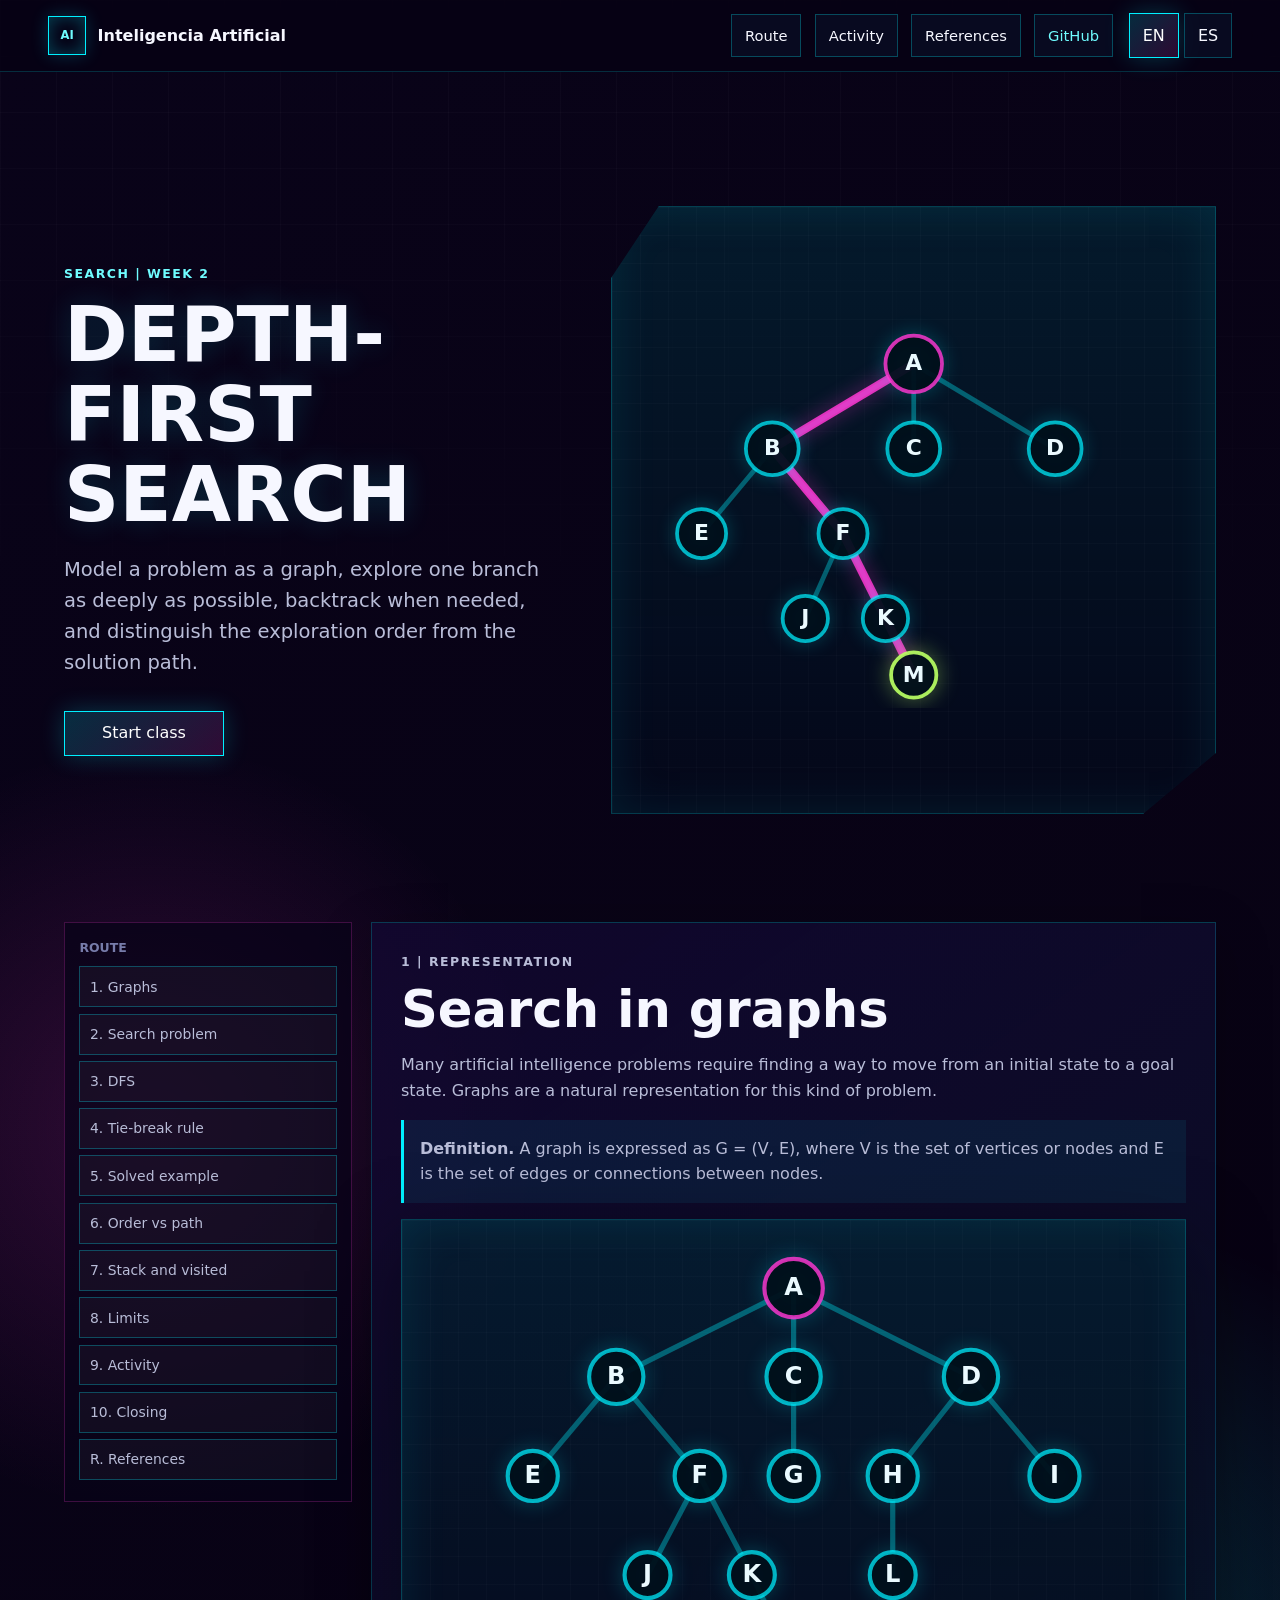
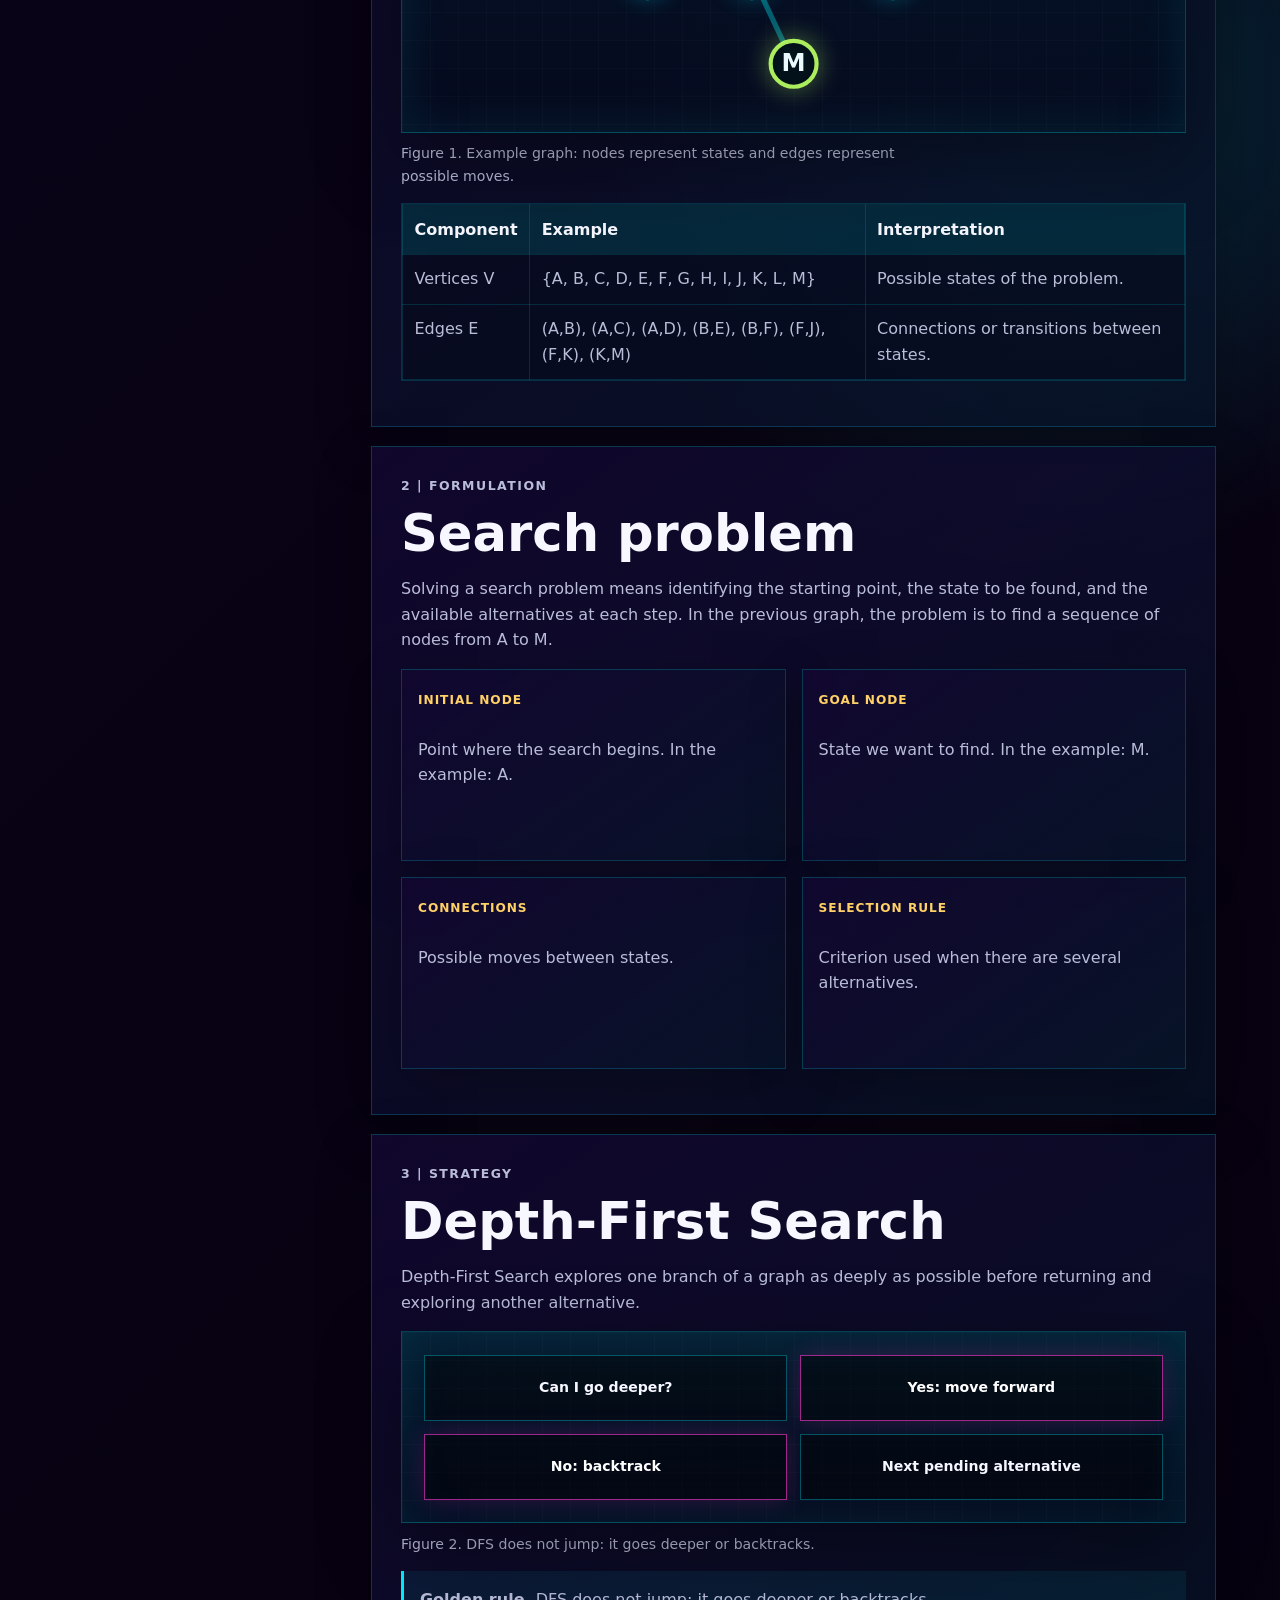
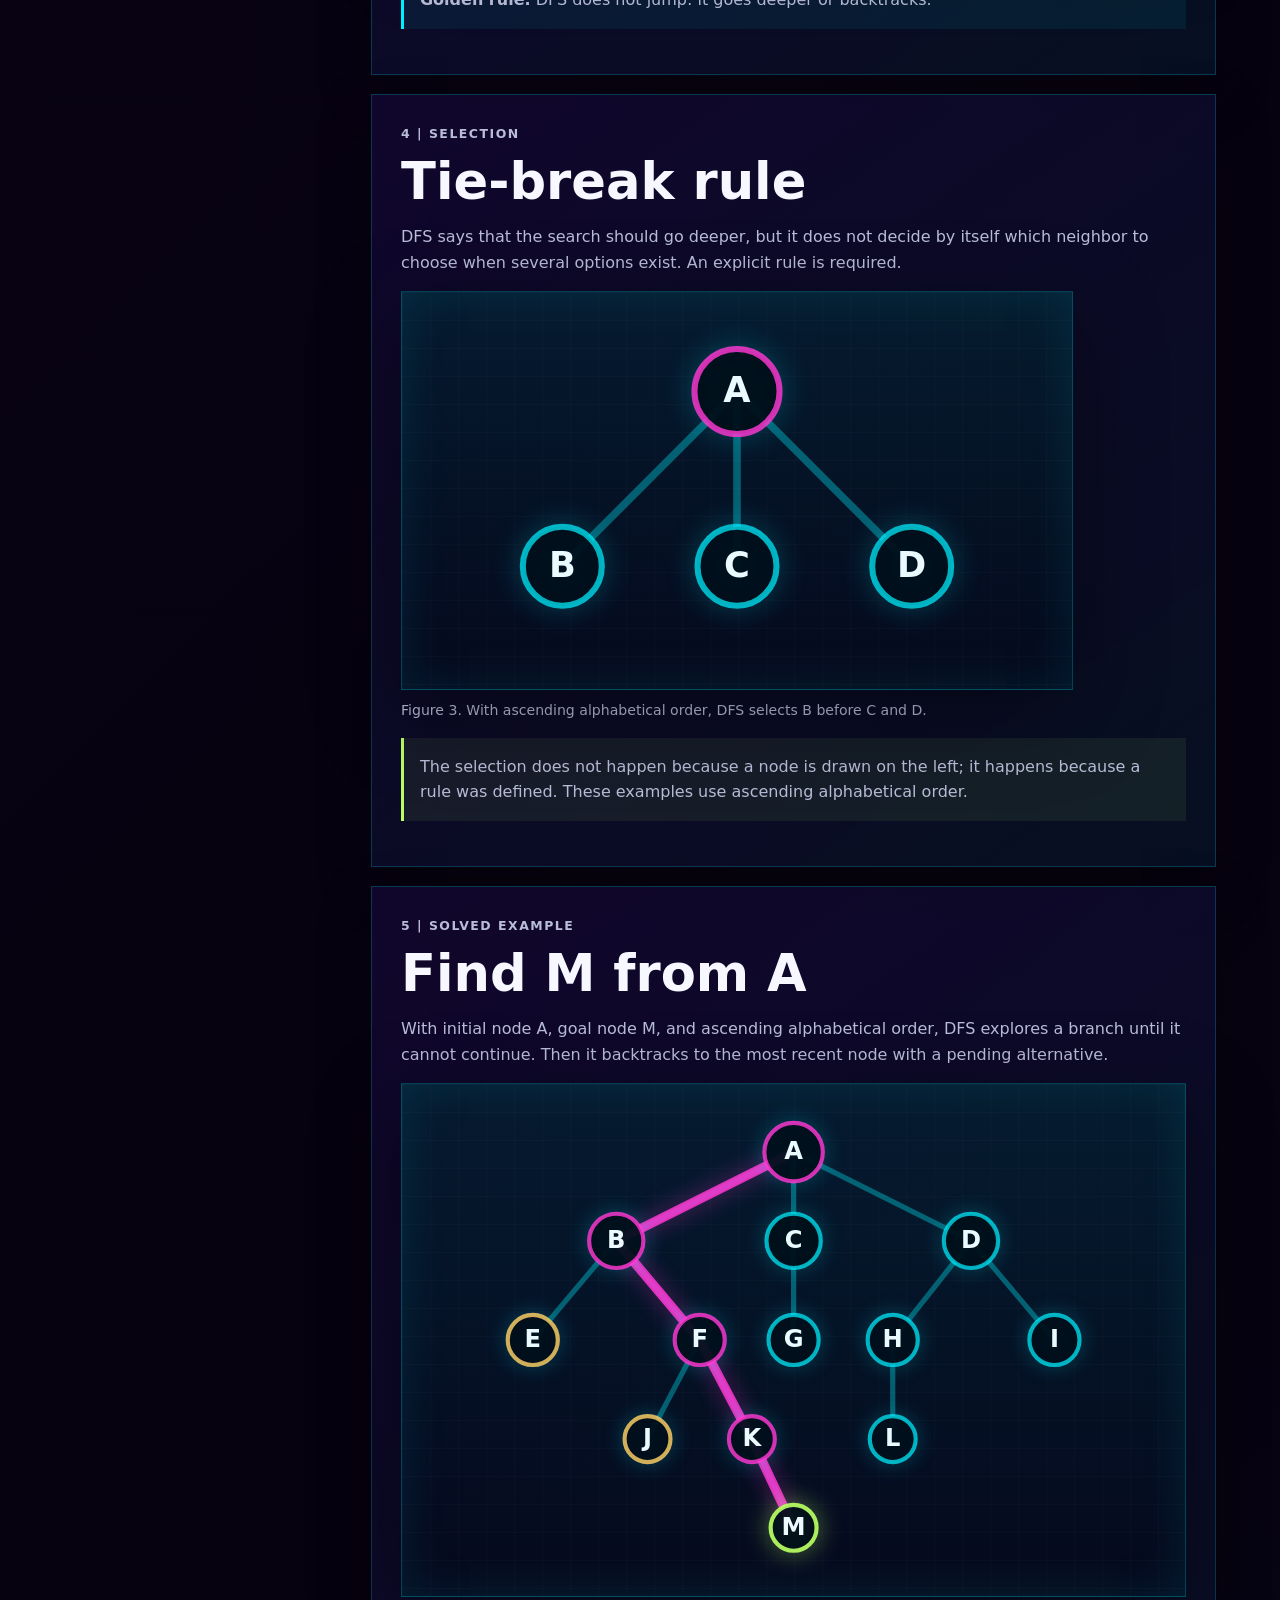
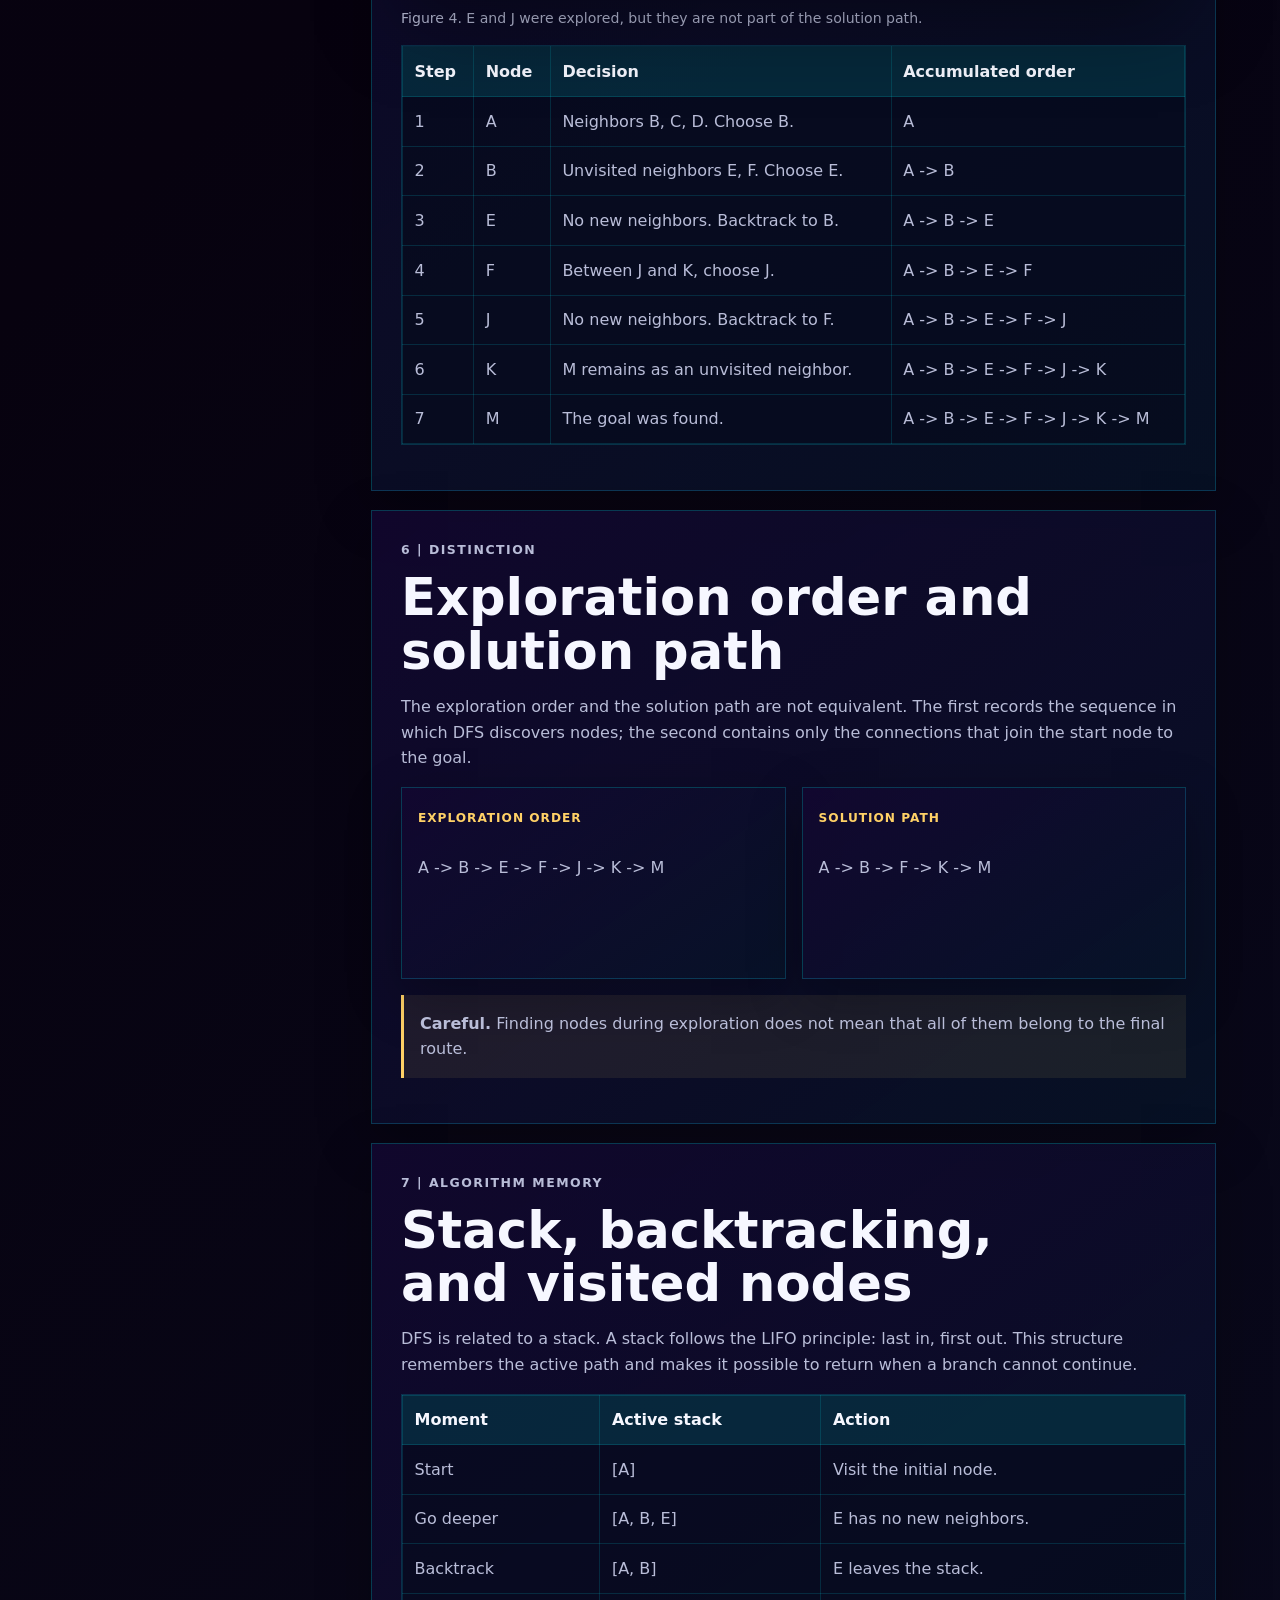
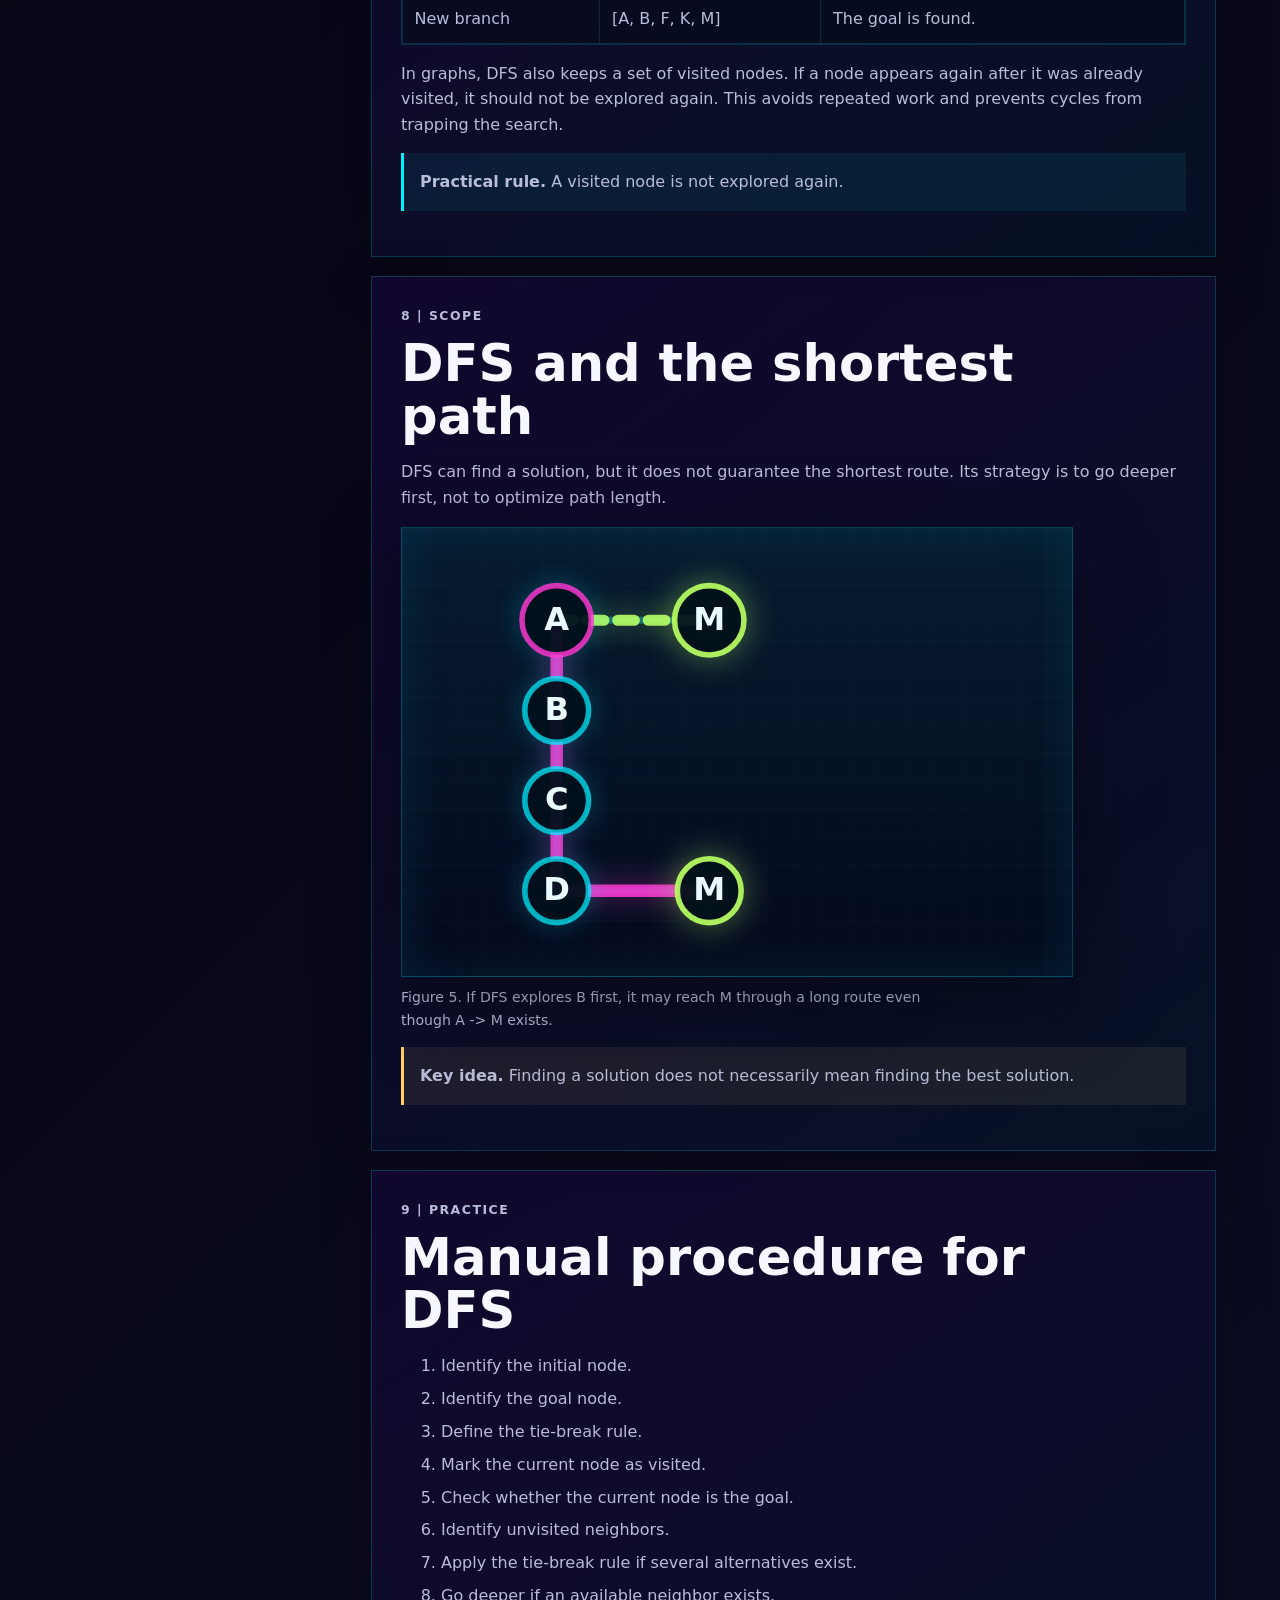
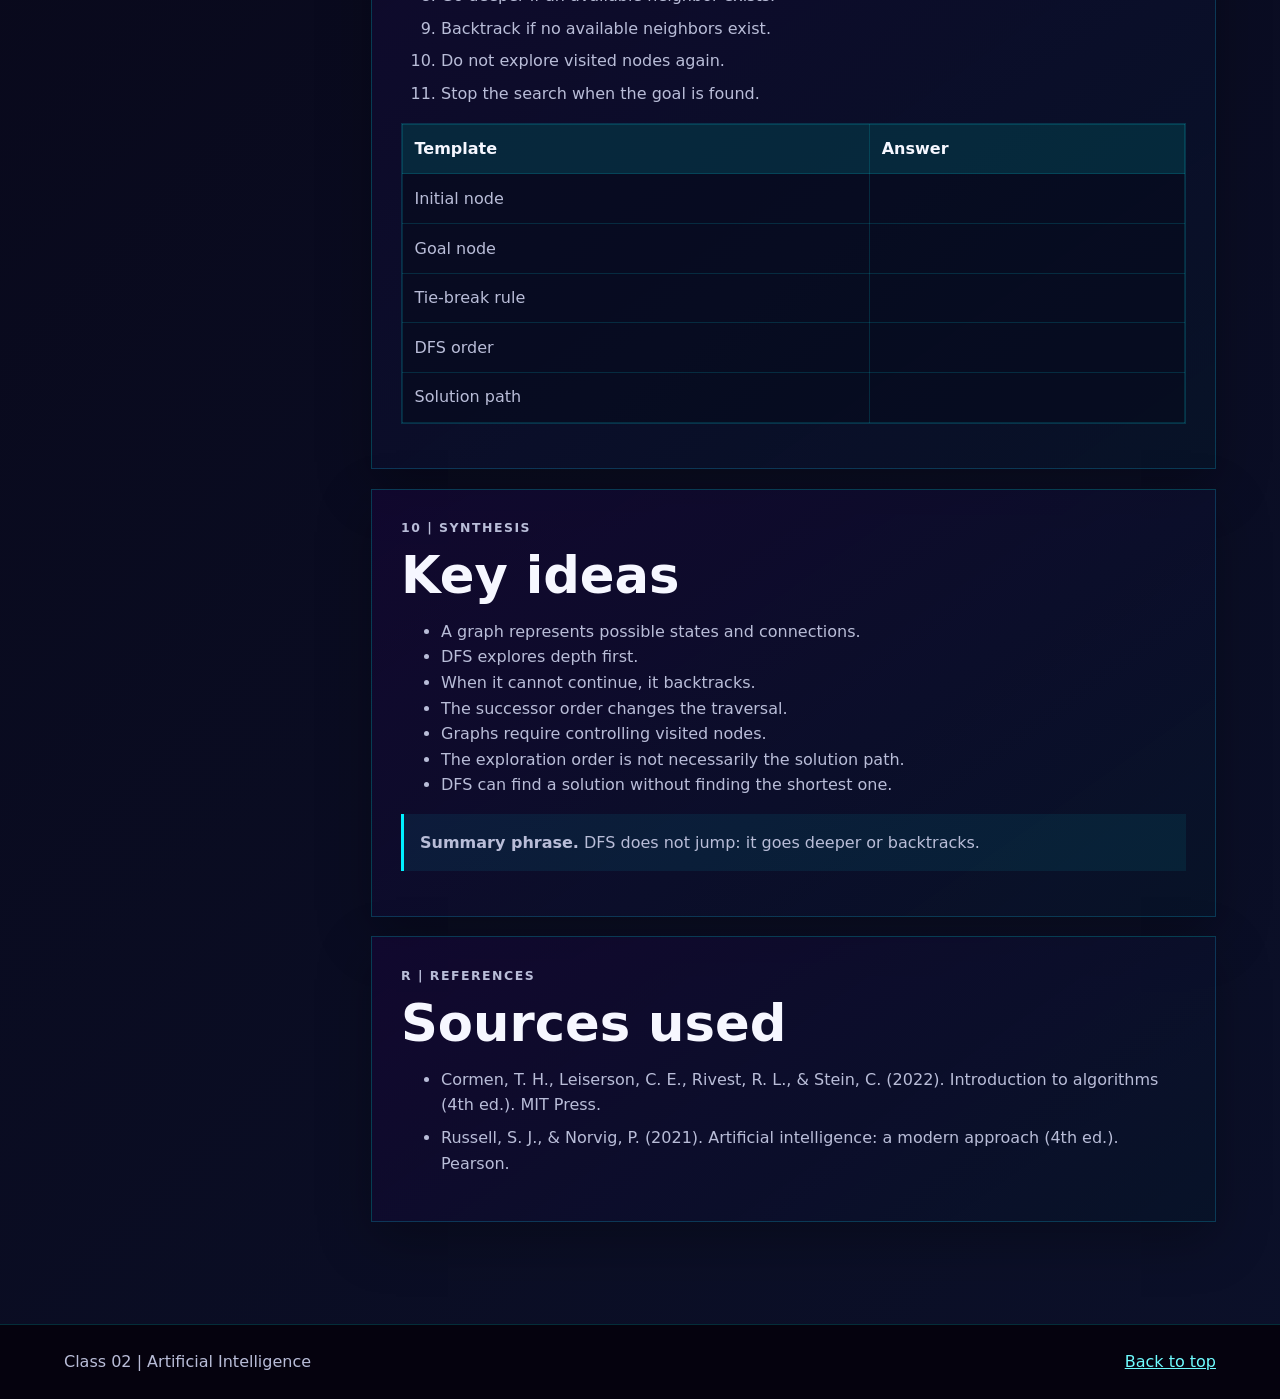
<file: clases/clase-02/index.html>
<!doctype html>
<html lang="en">
  <head>
    <meta charset="utf-8">
    <meta name="viewport" content="width=device-width, initial-scale=1">
    <meta
      name="description"
      content="Clase 02 de Inteligencia Artificial: búsqueda en grafos y búsqueda en profundidad DFS."
    >
    <title>Clase 02 | Búsqueda en profundidad DFS</title>
    <link rel="stylesheet" href="../../styles.css?v=dfs-graphs-responsive-20260812">
  </head>
  <body class="lesson-page">
    <header class="site-header">
      <a class="brand" href="../../" aria-label="Volver al notebook de IA">
        <span class="brand-mark">AI</span>
        <span>Inteligencia Artificial</span>
      </a>
      <nav class="top-nav" aria-label="Navegación de la clase">
        <a href="#ruta" data-lesson-i18n="navRoute">Route</a>
        <a href="#actividad" data-lesson-nav="activity" data-lesson-i18n="navActivity">Activity</a>
        <a href="#referencias" data-lesson-nav="references" data-lesson-i18n="navReferences">References</a>
        <a class="repo-link" href="https://github.com/DIALVEBE/IA" rel="noreferrer">GitHub</a>
      </nav>
      <div class="language-switch" role="group" aria-label="Language switch">
        <button class="lang-button is-active" type="button" data-lang="en">EN</button>
        <button class="lang-button" type="button" data-lang="es">ES</button>
      </div>
    </header>

    <main id="top">
      <section class="lesson-hero">
        <div class="hero-copy">
          <p class="eyebrow" data-lesson-i18n="heroKicker">Search | Week 2</p>
          <h1 data-lesson-i18n="heroTitle">Depth-First Search</h1>
          <p class="hero-text" data-lesson-i18n="heroText">
            Model a problem as a graph, explore one branch as deeply as possible,
            backtrack when needed, and distinguish the exploration order from the
            solution path.
          </p>
          <div class="hero-actions">
            <a class="primary-action" href="#ruta" data-lesson-i18n="startClass">Start class</a>
          </div>
        </div>
        <figure class="lesson-hero-visual">
          <div class="dfs-hero-graph" aria-label="Depth-first search route">
            <svg viewBox="0 0 640 420" role="img">
              <path class="graph-edge" d="M320 55 L170 145 M320 55 L320 145 M320 55 L470 145 M170 145 L95 235 M170 145 L245 235 M245 235 L205 325 M245 235 L290 325 M290 325 L320 385"></path>
              <path class="graph-path" d="M320 55 L170 145 L245 235 L290 325 L320 385"></path>
              <g class="graph-node start"><circle cx="320" cy="55" r="30"></circle><text x="320" y="62">A</text></g>
              <g class="graph-node"><circle cx="170" cy="145" r="28"></circle><text x="170" y="152">B</text></g>
              <g class="graph-node"><circle cx="320" cy="145" r="28"></circle><text x="320" y="152">C</text></g>
              <g class="graph-node"><circle cx="470" cy="145" r="28"></circle><text x="470" y="152">D</text></g>
              <g class="graph-node"><circle cx="95" cy="235" r="26"></circle><text x="95" y="242">E</text></g>
              <g class="graph-node"><circle cx="245" cy="235" r="26"></circle><text x="245" y="242">F</text></g>
              <g class="graph-node"><circle cx="205" cy="325" r="24"></circle><text x="205" y="332">J</text></g>
              <g class="graph-node"><circle cx="290" cy="325" r="24"></circle><text x="290" y="332">K</text></g>
              <g class="graph-node goal"><circle cx="320" cy="385" r="24"></circle><text x="320" y="392">M</text></g>
            </svg>
          </div>
        </figure>
      </section>

      <section class="lesson-shell" id="ruta">
        <aside class="topic-index lesson-index" aria-label="Índice de clase">
          <div class="index-title" data-lesson-i18n="routeTitle">Route</div>
          <a href="#grafos" data-lesson-nav="graphs" data-lesson-i18n="idxGraphs">1. Graphs</a>
          <a href="#problema" data-lesson-nav="problem" data-lesson-i18n="idxProblem">2. Search problem</a>
          <a href="#dfs" data-lesson-nav="dfs" data-lesson-i18n="idxDfs">3. DFS</a>
          <a href="#desempate" data-lesson-nav="tie" data-lesson-i18n="idxTie">4. Tie-break rule</a>
          <a href="#ejemplo" data-lesson-nav="example" data-lesson-i18n="idxExample">5. Solved example</a>
          <a href="#orden-camino" data-lesson-nav="path" data-lesson-i18n="idxPath">6. Order vs path</a>
          <a href="#pila-visitados" data-lesson-nav="stack" data-lesson-i18n="idxStack">7. Stack and visited</a>
          <a href="#limites" data-lesson-nav="limits" data-lesson-i18n="idxLimits">8. Limits</a>
          <a href="#actividad" data-lesson-nav="activity" data-lesson-i18n="idxActivity">9. Activity</a>
          <a href="#cierre" data-lesson-nav="closing" data-lesson-i18n="idxClosing">10. Closing</a>
          <a href="#referencias" data-lesson-nav="references" data-lesson-i18n="idxReferences">R. References</a>
        </aside>

        <div class="lesson-content" data-lang-only="es" hidden>
          <section class="lesson-section" id="grafos">
            <p class="eyebrow">1 | Representación</p>
            <h2>Búsqueda en grafos</h2>
            <p>
              En muchos problemas de inteligencia artificial es necesario encontrar una
              forma de llegar desde un estado inicial hasta un estado objetivo. Una
              manera natural de representar estos problemas es mediante grafos.
            </p>
            <aside class="callout"><strong>Definición.</strong> Un grafo se expresa como G = (V, E), donde V es el conjunto de vértices o nodos y E es el conjunto de aristas o conexiones entre nodos.</aside>
            <figure class="lesson-figure">
              <div class="graph-panel">
                <svg class="graph-svg" viewBox="0 0 720 460" role="img" aria-label="Grafo de ejemplo para DFS">
                  <path class="graph-edge" d="M360 50 L190 135 M360 50 L360 135 M360 50 L530 135 M190 135 L110 230 M190 135 L270 230 M360 135 L360 230 M530 135 L455 230 M530 135 L610 230 M270 230 L220 325 M270 230 L320 325 M455 230 L455 325 M320 325 L360 410"></path>
                  <g class="graph-node start"><circle cx="360" cy="50" r="28"></circle><text x="360" y="57">A</text></g>
                  <g class="graph-node"><circle cx="190" cy="135" r="26"></circle><text x="190" y="142">B</text></g>
                  <g class="graph-node"><circle cx="360" cy="135" r="26"></circle><text x="360" y="142">C</text></g>
                  <g class="graph-node"><circle cx="530" cy="135" r="26"></circle><text x="530" y="142">D</text></g>
                  <g class="graph-node"><circle cx="110" cy="230" r="24"></circle><text x="110" y="237">E</text></g>
                  <g class="graph-node"><circle cx="270" cy="230" r="24"></circle><text x="270" y="237">F</text></g>
                  <g class="graph-node"><circle cx="360" cy="230" r="24"></circle><text x="360" y="237">G</text></g>
                  <g class="graph-node"><circle cx="455" cy="230" r="24"></circle><text x="455" y="237">H</text></g>
                  <g class="graph-node"><circle cx="610" cy="230" r="24"></circle><text x="610" y="237">I</text></g>
                  <g class="graph-node"><circle cx="220" cy="325" r="22"></circle><text x="220" y="332">J</text></g>
                  <g class="graph-node"><circle cx="320" cy="325" r="22"></circle><text x="320" y="332">K</text></g>
                  <g class="graph-node"><circle cx="455" cy="325" r="22"></circle><text x="455" y="332">L</text></g>
                  <g class="graph-node goal"><circle cx="360" cy="410" r="22"></circle><text x="360" y="417">M</text></g>
                </svg>
              </div>
              <figcaption>Figura 1. Grafo de ejemplo: los nodos representan estados y las aristas representan movimientos posibles.</figcaption>
            </figure>
            <div class="table-wrap">
              <table>
                <thead><tr><th>Componente</th><th>Ejemplo</th><th>Interpretación</th></tr></thead>
                <tbody>
                  <tr><td>Vértices V</td><td>{A, B, C, D, E, F, G, H, I, J, K, L, M}</td><td>Estados posibles del problema.</td></tr>
                  <tr><td>Aristas E</td><td>(A,B), (A,C), (A,D), (B,E), (B,F), (F,J), (F,K), (K,M)</td><td>Conexiones o transiciones entre estados.</td></tr>
                </tbody>
              </table>
            </div>
          </section>

          <section class="lesson-section" id="problema">
            <p class="eyebrow">2 | Formulación</p>
            <h2>Problema de búsqueda</h2>
            <p>
              Resolver un problema de búsqueda implica identificar el punto de partida,
              el estado que se desea encontrar y las alternativas disponibles en cada
              paso. En el grafo anterior, el problema puede formularse como encontrar
              una secuencia de nodos desde A hasta M.
            </p>
            <div class="info-grid">
              <article class="detail-card"><span class="label">Nodo inicial</span><p>Punto desde el cual comienza la búsqueda. En el ejemplo: A.</p></article>
              <article class="detail-card"><span class="label">Nodo objetivo</span><p>Estado que se quiere encontrar. En el ejemplo: M.</p></article>
              <article class="detail-card"><span class="label">Conexiones</span><p>Movimientos posibles entre estados.</p></article>
              <article class="detail-card"><span class="label">Regla de selección</span><p>Criterio utilizado cuando existen varias alternativas.</p></article>
            </div>
          </section>

          <section class="lesson-section" id="dfs-es">
            <p class="eyebrow">3 | Estrategia</p>
            <h2>Depth-First Search</h2>
            <p>
              Depth-First Search, o búsqueda en profundidad, explora una rama del grafo
              tan profundamente como sea posible antes de regresar y explorar otra
              alternativa.
            </p>
            <figure class="lesson-figure">
              <div class="lesson-diagram dfs-rule-diagram" role="img" aria-label="Regla conceptual de DFS">
                <span>¿Puedo profundizar?</span>
                <strong>Sí: avanzo</strong>
                <strong>No: retrocedo</strong>
                <span>Siguiente alternativa pendiente</span>
              </div>
              <figcaption>Figura 2. DFS no salta: profundiza o retrocede.</figcaption>
            </figure>
            <aside class="callout"><strong>Regla de oro.</strong> DFS no salta: profundiza o retrocede.</aside>
          </section>

          <section class="lesson-section" id="desempate">
            <p class="eyebrow">4 | Selección</p>
            <h2>Regla de desempate</h2>
            <p>
              DFS indica que se debe profundizar, pero no determina por sí mismo cuál
              vecino seleccionar cuando existen varias opciones. Por eso se necesita
              una regla explícita.
            </p>
            <figure class="lesson-figure">
              <div class="graph-panel compact">
                <svg class="graph-svg" viewBox="0 0 420 240" role="img" aria-label="Nodo A con tres alternativas">
                  <path class="graph-edge" d="M210 55 L95 170 M210 55 L210 170 M210 55 L325 170"></path>
                  <g class="graph-node start"><circle cx="210" cy="55" r="28"></circle><text x="210" y="62">A</text></g>
                  <g class="graph-node"><circle cx="95" cy="170" r="26"></circle><text x="95" y="177">B</text></g>
                  <g class="graph-node"><circle cx="210" cy="170" r="26"></circle><text x="210" y="177">C</text></g>
                  <g class="graph-node"><circle cx="325" cy="170" r="26"></circle><text x="325" y="177">D</text></g>
                </svg>
              </div>
              <figcaption>Figura 3. Con orden alfabético ascendente, DFS selecciona B antes que C y D.</figcaption>
            </figure>
            <aside class="study-note">La selección no ocurre porque un nodo esté dibujado a la izquierda, sino porque se definió una regla. En estos ejemplos se usa orden alfabético ascendente.</aside>
          </section>

          <section class="lesson-section" id="ejemplo">
            <p class="eyebrow">5 | Ejemplo resuelto</p>
            <h2>Encontrar M desde A</h2>
            <p>
              Con nodo inicial A, nodo objetivo M y orden alfabético ascendente, DFS
              explora una rama hasta no poder continuar. Después retrocede hasta el
              nodo más reciente con una alternativa pendiente.
            </p>
            <figure class="lesson-figure">
              <div class="graph-panel">
                <svg class="graph-svg" viewBox="0 0 720 460" role="img" aria-label="Orden de exploración DFS">
                  <path class="graph-edge" d="M360 50 L190 135 M360 50 L360 135 M360 50 L530 135 M190 135 L110 230 M190 135 L270 230 M360 135 L360 230 M530 135 L455 230 M530 135 L610 230 M270 230 L220 325 M270 230 L320 325 M455 230 L455 325 M320 325 L360 410"></path>
                  <path class="graph-path" d="M360 50 L190 135 L270 230 L320 325 L360 410"></path>
                  <g class="graph-node visited"><circle cx="360" cy="50" r="28"></circle><text x="360" y="57">A</text></g>
                  <g class="graph-node visited"><circle cx="190" cy="135" r="26"></circle><text x="190" y="142">B</text></g>
                  <g class="graph-node"><circle cx="360" cy="135" r="26"></circle><text x="360" y="142">C</text></g>
                  <g class="graph-node"><circle cx="530" cy="135" r="26"></circle><text x="530" y="142">D</text></g>
                  <g class="graph-node dead"><circle cx="110" cy="230" r="24"></circle><text x="110" y="237">E</text></g>
                  <g class="graph-node visited"><circle cx="270" cy="230" r="24"></circle><text x="270" y="237">F</text></g>
                  <g class="graph-node"><circle cx="360" cy="230" r="24"></circle><text x="360" y="237">G</text></g>
                  <g class="graph-node"><circle cx="455" cy="230" r="24"></circle><text x="455" y="237">H</text></g>
                  <g class="graph-node"><circle cx="610" cy="230" r="24"></circle><text x="610" y="237">I</text></g>
                  <g class="graph-node dead"><circle cx="220" cy="325" r="22"></circle><text x="220" y="332">J</text></g>
                  <g class="graph-node visited"><circle cx="320" cy="325" r="22"></circle><text x="320" y="332">K</text></g>
                  <g class="graph-node"><circle cx="455" cy="325" r="22"></circle><text x="455" y="332">L</text></g>
                  <g class="graph-node goal"><circle cx="360" cy="410" r="22"></circle><text x="360" y="417">M</text></g>
                </svg>
              </div>
              <figcaption>Figura 4. E y J fueron explorados, pero no hacen parte del camino solución.</figcaption>
            </figure>
            <div class="table-wrap">
              <table>
                <thead><tr><th>Paso</th><th>Nodo</th><th>Decisión</th><th>Orden acumulado</th></tr></thead>
                <tbody>
                  <tr><td>1</td><td>A</td><td>Vecinos B, C, D. Se elige B.</td><td>A</td></tr>
                  <tr><td>2</td><td>B</td><td>Vecinos no visitados E, F. Se elige E.</td><td>A -> B</td></tr>
                  <tr><td>3</td><td>E</td><td>No hay vecinos nuevos. Se retrocede a B.</td><td>A -> B -> E</td></tr>
                  <tr><td>4</td><td>F</td><td>Entre J y K, se elige J.</td><td>A -> B -> E -> F</td></tr>
                  <tr><td>5</td><td>J</td><td>No hay vecinos nuevos. Se retrocede a F.</td><td>A -> B -> E -> F -> J</td></tr>
                  <tr><td>6</td><td>K</td><td>Queda M como vecino no visitado.</td><td>A -> B -> E -> F -> J -> K</td></tr>
                  <tr><td>7</td><td>M</td><td>El objetivo fue encontrado.</td><td>A -> B -> E -> F -> J -> K -> M</td></tr>
                </tbody>
              </table>
            </div>
          </section>

          <section class="lesson-section" id="orden-camino">
            <p class="eyebrow">6 | Distinción</p>
            <h2>Orden de exploración y camino solución</h2>
            <p>
              El orden de exploración y el camino solución no son equivalentes. El
              primero registra la secuencia en la que DFS descubre nodos; el segundo
              contiene solamente las conexiones que unen el inicio con el objetivo.
            </p>
            <div class="info-grid">
              <article class="detail-card"><span class="label">Orden de exploración</span><p>A -> B -> E -> F -> J -> K -> M</p></article>
              <article class="detail-card"><span class="label">Camino solución</span><p>A -> B -> F -> K -> M</p></article>
            </div>
            <aside class="warning callout"><strong>Cuidado.</strong> Encontrar nodos durante la exploración no significa que todos pertenezcan a la ruta final.</aside>
          </section>

          <section class="lesson-section" id="pila-visitados">
            <p class="eyebrow">7 | Memoria del algoritmo</p>
            <h2>Pila, retroceso y visitados</h2>
            <p>
              DFS está relacionado con una pila o stack. Una pila sigue el principio
              LIFO: el último en entrar es el primero en salir. Esta estructura permite
              recordar el camino activo y regresar cuando una rama no puede continuar.
            </p>
            <div class="table-wrap">
              <table>
                <thead><tr><th>Momento</th><th>Pila activa</th><th>Acción</th></tr></thead>
                <tbody>
                  <tr><td>Inicio</td><td>[A]</td><td>Se visita el nodo inicial.</td></tr>
                  <tr><td>Profundización</td><td>[A, B, E]</td><td>E no tiene vecinos nuevos.</td></tr>
                  <tr><td>Retroceso</td><td>[A, B]</td><td>E sale de la pila.</td></tr>
                  <tr><td>Nueva rama</td><td>[A, B, F, K, M]</td><td>Se encuentra el objetivo.</td></tr>
                </tbody>
              </table>
            </div>
            <p>
              En grafos también se mantiene un conjunto de nodos visitados. Si aparece
              de nuevo un nodo que ya fue visitado, no se explora otra vez. Esto evita
              repetir trabajo y quedar atrapados en ciclos.
            </p>
            <aside class="callout"><strong>Regla práctica.</strong> Un nodo ya visitado no se vuelve a explorar.</aside>
          </section>

          <section class="lesson-section" id="limites">
            <p class="eyebrow">8 | Alcance</p>
            <h2>DFS y la ruta más corta</h2>
            <p>
              DFS puede encontrar una solución, pero no garantiza encontrar la ruta más
              corta. Su estrategia consiste en profundizar primero, no en optimizar la
              longitud del camino.
            </p>
            <figure class="lesson-figure">
              <div class="graph-panel compact">
                <svg class="graph-svg" viewBox="0 0 460 300" role="img" aria-label="DFS puede no encontrar la ruta más corta">
                  <path class="graph-edge" d="M100 55 L210 55 M100 55 L100 120 M100 120 L100 185 M100 185 L100 250 M100 250 L210 250"></path>
                  <path class="graph-path" d="M100 55 L100 120 L100 185 L100 250 L210 250"></path>
                  <path class="graph-short-path" d="M100 55 L210 55"></path>
                  <g class="graph-node start"><circle cx="100" cy="55" r="25"></circle><text x="100" y="62">A</text></g>
                  <g class="graph-node goal"><circle cx="210" cy="55" r="25"></circle><text x="210" y="62">M</text></g>
                  <g class="graph-node"><circle cx="100" cy="120" r="23"></circle><text x="100" y="127">B</text></g>
                  <g class="graph-node"><circle cx="100" cy="185" r="23"></circle><text x="100" y="192">C</text></g>
                  <g class="graph-node"><circle cx="100" cy="250" r="23"></circle><text x="100" y="257">D</text></g>
                  <g class="graph-node goal"><circle cx="210" cy="250" r="23"></circle><text x="210" y="257">M</text></g>
                </svg>
              </div>
              <figcaption>Figura 5. Si DFS explora B primero, puede llegar a M por una ruta larga aunque exista A -> M.</figcaption>
            </figure>
            <aside class="warning callout"><strong>Idea clave.</strong> Encontrar una solución no significa necesariamente encontrar la mejor solución.</aside>
          </section>

          <section class="lesson-section" id="actividad">
            <p class="eyebrow">9 | Práctica</p>
            <h2>Procedimiento manual para DFS</h2>
            <ol class="step-list">
              <li>Identifica el nodo inicial.</li>
              <li>Identifica el nodo objetivo.</li>
              <li>Define la regla de desempate.</li>
              <li>Marca el nodo actual como visitado.</li>
              <li>Verifica si el nodo actual es el objetivo.</li>
              <li>Identifica vecinos no visitados.</li>
              <li>Aplica la regla de desempate si hay varias alternativas.</li>
              <li>Profundiza si existe un vecino disponible.</li>
              <li>Retrocede si no existen vecinos disponibles.</li>
              <li>No explores de nuevo nodos ya visitados.</li>
              <li>Detén la búsqueda cuando encuentres el objetivo.</li>
            </ol>
            <div class="table-wrap">
              <table>
                <thead><tr><th>Plantilla</th><th>Respuesta</th></tr></thead>
                <tbody>
                  <tr><td>Nodo inicial</td><td></td></tr>
                  <tr><td>Nodo objetivo</td><td></td></tr>
                  <tr><td>Regla de desempate</td><td></td></tr>
                  <tr><td>Orden DFS</td><td></td></tr>
                  <tr><td>Camino solución</td><td></td></tr>
                </tbody>
              </table>
            </div>
          </section>

          <section class="lesson-section" id="cierre">
            <p class="eyebrow">10 | Síntesis</p>
            <h2>Ideas clave</h2>
            <ul>
              <li>Un grafo representa estados y conexiones posibles.</li>
              <li>DFS explora primero en profundidad.</li>
              <li>Cuando no puede seguir profundizando, retrocede.</li>
              <li>El orden de los sucesores modifica el recorrido.</li>
              <li>En grafos es necesario controlar los nodos visitados.</li>
              <li>El orden de exploración no es necesariamente el camino solución.</li>
              <li>DFS puede encontrar una solución sin que sea la más corta.</li>
            </ul>
            <aside class="callout"><strong>Frase resumen.</strong> DFS no salta: profundiza o retrocede.</aside>
          </section>

          <section class="lesson-section" id="referencias">
            <p class="eyebrow">R | Referencias</p>
            <h2>Fuentes utilizadas</h2>
            <ul class="reference-list">
              <li>Cormen, T. H., Leiserson, C. E., Rivest, R. L., & Stein, C. (2022). Introduction to algorithms (4th ed.). MIT Press.</li>
              <li>Russell, S. J., & Norvig, P. (2021). Artificial intelligence: a modern approach (4th ed.). Pearson.</li>
            </ul>
          </section>
        </div>

        <div class="lesson-content" data-lang-only="en">
          <section class="lesson-section" id="graphs">
            <p class="eyebrow">1 | Representation</p>
            <h2>Search in graphs</h2>
            <p>
              Many artificial intelligence problems require finding a way to move from
              an initial state to a goal state. Graphs are a natural representation for
              this kind of problem.
            </p>
            <aside class="callout"><strong>Definition.</strong> A graph is expressed as G = (V, E), where V is the set of vertices or nodes and E is the set of edges or connections between nodes.</aside>
            <figure class="lesson-figure">
              <div class="graph-panel">
                <svg class="graph-svg" viewBox="0 0 720 460" role="img" aria-label="Example graph for DFS">
                  <path class="graph-edge" d="M360 50 L190 135 M360 50 L360 135 M360 50 L530 135 M190 135 L110 230 M190 135 L270 230 M360 135 L360 230 M530 135 L455 230 M530 135 L610 230 M270 230 L220 325 M270 230 L320 325 M455 230 L455 325 M320 325 L360 410"></path>
                  <g class="graph-node start"><circle cx="360" cy="50" r="28"></circle><text x="360" y="57">A</text></g>
                  <g class="graph-node"><circle cx="190" cy="135" r="26"></circle><text x="190" y="142">B</text></g>
                  <g class="graph-node"><circle cx="360" cy="135" r="26"></circle><text x="360" y="142">C</text></g>
                  <g class="graph-node"><circle cx="530" cy="135" r="26"></circle><text x="530" y="142">D</text></g>
                  <g class="graph-node"><circle cx="110" cy="230" r="24"></circle><text x="110" y="237">E</text></g>
                  <g class="graph-node"><circle cx="270" cy="230" r="24"></circle><text x="270" y="237">F</text></g>
                  <g class="graph-node"><circle cx="360" cy="230" r="24"></circle><text x="360" y="237">G</text></g>
                  <g class="graph-node"><circle cx="455" cy="230" r="24"></circle><text x="455" y="237">H</text></g>
                  <g class="graph-node"><circle cx="610" cy="230" r="24"></circle><text x="610" y="237">I</text></g>
                  <g class="graph-node"><circle cx="220" cy="325" r="22"></circle><text x="220" y="332">J</text></g>
                  <g class="graph-node"><circle cx="320" cy="325" r="22"></circle><text x="320" y="332">K</text></g>
                  <g class="graph-node"><circle cx="455" cy="325" r="22"></circle><text x="455" y="332">L</text></g>
                  <g class="graph-node goal"><circle cx="360" cy="410" r="22"></circle><text x="360" y="417">M</text></g>
                </svg>
              </div>
              <figcaption>Figure 1. Example graph: nodes represent states and edges represent possible moves.</figcaption>
            </figure>
            <div class="table-wrap">
              <table>
                <thead><tr><th>Component</th><th>Example</th><th>Interpretation</th></tr></thead>
                <tbody>
                  <tr><td>Vertices V</td><td>{A, B, C, D, E, F, G, H, I, J, K, L, M}</td><td>Possible states of the problem.</td></tr>
                  <tr><td>Edges E</td><td>(A,B), (A,C), (A,D), (B,E), (B,F), (F,J), (F,K), (K,M)</td><td>Connections or transitions between states.</td></tr>
                </tbody>
              </table>
            </div>
          </section>

          <section class="lesson-section" id="problem">
            <p class="eyebrow">2 | Formulation</p>
            <h2>Search problem</h2>
            <p>
              Solving a search problem means identifying the starting point, the state
              to be found, and the available alternatives at each step. In the previous
              graph, the problem is to find a sequence of nodes from A to M.
            </p>
            <div class="info-grid">
              <article class="detail-card"><span class="label">Initial node</span><p>Point where the search begins. In the example: A.</p></article>
              <article class="detail-card"><span class="label">Goal node</span><p>State we want to find. In the example: M.</p></article>
              <article class="detail-card"><span class="label">Connections</span><p>Possible moves between states.</p></article>
              <article class="detail-card"><span class="label">Selection rule</span><p>Criterion used when there are several alternatives.</p></article>
            </div>
          </section>

          <section class="lesson-section" id="dfs">
            <p class="eyebrow">3 | Strategy</p>
            <h2>Depth-First Search</h2>
            <p>
              Depth-First Search explores one branch of a graph as deeply as possible
              before returning and exploring another alternative.
            </p>
            <figure class="lesson-figure">
              <div class="lesson-diagram dfs-rule-diagram" role="img" aria-label="Conceptual rule for DFS">
                <span>Can I go deeper?</span>
                <strong>Yes: move forward</strong>
                <strong>No: backtrack</strong>
                <span>Next pending alternative</span>
              </div>
              <figcaption>Figure 2. DFS does not jump: it goes deeper or backtracks.</figcaption>
            </figure>
            <aside class="callout"><strong>Golden rule.</strong> DFS does not jump: it goes deeper or backtracks.</aside>
          </section>

          <section class="lesson-section" id="tie">
            <p class="eyebrow">4 | Selection</p>
            <h2>Tie-break rule</h2>
            <p>
              DFS says that the search should go deeper, but it does not decide by
              itself which neighbor to choose when several options exist. An explicit
              rule is required.
            </p>
            <figure class="lesson-figure">
              <div class="graph-panel compact">
                <svg class="graph-svg" viewBox="0 0 420 240" role="img" aria-label="Node A with three alternatives">
                  <path class="graph-edge" d="M210 55 L95 170 M210 55 L210 170 M210 55 L325 170"></path>
                  <g class="graph-node start"><circle cx="210" cy="55" r="28"></circle><text x="210" y="62">A</text></g>
                  <g class="graph-node"><circle cx="95" cy="170" r="26"></circle><text x="95" y="177">B</text></g>
                  <g class="graph-node"><circle cx="210" cy="170" r="26"></circle><text x="210" y="177">C</text></g>
                  <g class="graph-node"><circle cx="325" cy="170" r="26"></circle><text x="325" y="177">D</text></g>
                </svg>
              </div>
              <figcaption>Figure 3. With ascending alphabetical order, DFS selects B before C and D.</figcaption>
            </figure>
            <aside class="study-note">The selection does not happen because a node is drawn on the left; it happens because a rule was defined. These examples use ascending alphabetical order.</aside>
          </section>

          <section class="lesson-section" id="example">
            <p class="eyebrow">5 | Solved example</p>
            <h2>Find M from A</h2>
            <p>
              With initial node A, goal node M, and ascending alphabetical order, DFS
              explores a branch until it cannot continue. Then it backtracks to the most
              recent node with a pending alternative.
            </p>
            <figure class="lesson-figure">
              <div class="graph-panel">
                <svg class="graph-svg" viewBox="0 0 720 460" role="img" aria-label="DFS exploration order">
                  <path class="graph-edge" d="M360 50 L190 135 M360 50 L360 135 M360 50 L530 135 M190 135 L110 230 M190 135 L270 230 M360 135 L360 230 M530 135 L455 230 M530 135 L610 230 M270 230 L220 325 M270 230 L320 325 M455 230 L455 325 M320 325 L360 410"></path>
                  <path class="graph-path" d="M360 50 L190 135 L270 230 L320 325 L360 410"></path>
                  <g class="graph-node visited"><circle cx="360" cy="50" r="28"></circle><text x="360" y="57">A</text></g>
                  <g class="graph-node visited"><circle cx="190" cy="135" r="26"></circle><text x="190" y="142">B</text></g>
                  <g class="graph-node"><circle cx="360" cy="135" r="26"></circle><text x="360" y="142">C</text></g>
                  <g class="graph-node"><circle cx="530" cy="135" r="26"></circle><text x="530" y="142">D</text></g>
                  <g class="graph-node dead"><circle cx="110" cy="230" r="24"></circle><text x="110" y="237">E</text></g>
                  <g class="graph-node visited"><circle cx="270" cy="230" r="24"></circle><text x="270" y="237">F</text></g>
                  <g class="graph-node"><circle cx="360" cy="230" r="24"></circle><text x="360" y="237">G</text></g>
                  <g class="graph-node"><circle cx="455" cy="230" r="24"></circle><text x="455" y="237">H</text></g>
                  <g class="graph-node"><circle cx="610" cy="230" r="24"></circle><text x="610" y="237">I</text></g>
                  <g class="graph-node dead"><circle cx="220" cy="325" r="22"></circle><text x="220" y="332">J</text></g>
                  <g class="graph-node visited"><circle cx="320" cy="325" r="22"></circle><text x="320" y="332">K</text></g>
                  <g class="graph-node"><circle cx="455" cy="325" r="22"></circle><text x="455" y="332">L</text></g>
                  <g class="graph-node goal"><circle cx="360" cy="410" r="22"></circle><text x="360" y="417">M</text></g>
                </svg>
              </div>
              <figcaption>Figure 4. E and J were explored, but they are not part of the solution path.</figcaption>
            </figure>
            <div class="table-wrap">
              <table>
                <thead><tr><th>Step</th><th>Node</th><th>Decision</th><th>Accumulated order</th></tr></thead>
                <tbody>
                  <tr><td>1</td><td>A</td><td>Neighbors B, C, D. Choose B.</td><td>A</td></tr>
                  <tr><td>2</td><td>B</td><td>Unvisited neighbors E, F. Choose E.</td><td>A -> B</td></tr>
                  <tr><td>3</td><td>E</td><td>No new neighbors. Backtrack to B.</td><td>A -> B -> E</td></tr>
                  <tr><td>4</td><td>F</td><td>Between J and K, choose J.</td><td>A -> B -> E -> F</td></tr>
                  <tr><td>5</td><td>J</td><td>No new neighbors. Backtrack to F.</td><td>A -> B -> E -> F -> J</td></tr>
                  <tr><td>6</td><td>K</td><td>M remains as an unvisited neighbor.</td><td>A -> B -> E -> F -> J -> K</td></tr>
                  <tr><td>7</td><td>M</td><td>The goal was found.</td><td>A -> B -> E -> F -> J -> K -> M</td></tr>
                </tbody>
              </table>
            </div>
          </section>

          <section class="lesson-section" id="path">
            <p class="eyebrow">6 | Distinction</p>
            <h2>Exploration order and solution path</h2>
            <p>
              The exploration order and the solution path are not equivalent. The first
              records the sequence in which DFS discovers nodes; the second contains
              only the connections that join the start node to the goal.
            </p>
            <div class="info-grid">
              <article class="detail-card"><span class="label">Exploration order</span><p>A -> B -> E -> F -> J -> K -> M</p></article>
              <article class="detail-card"><span class="label">Solution path</span><p>A -> B -> F -> K -> M</p></article>
            </div>
            <aside class="warning callout"><strong>Careful.</strong> Finding nodes during exploration does not mean that all of them belong to the final route.</aside>
          </section>

          <section class="lesson-section" id="stack">
            <p class="eyebrow">7 | Algorithm memory</p>
            <h2>Stack, backtracking, and visited nodes</h2>
            <p>
              DFS is related to a stack. A stack follows the LIFO principle: last in,
              first out. This structure remembers the active path and makes it possible
              to return when a branch cannot continue.
            </p>
            <div class="table-wrap">
              <table>
                <thead><tr><th>Moment</th><th>Active stack</th><th>Action</th></tr></thead>
                <tbody>
                  <tr><td>Start</td><td>[A]</td><td>Visit the initial node.</td></tr>
                  <tr><td>Go deeper</td><td>[A, B, E]</td><td>E has no new neighbors.</td></tr>
                  <tr><td>Backtrack</td><td>[A, B]</td><td>E leaves the stack.</td></tr>
                  <tr><td>New branch</td><td>[A, B, F, K, M]</td><td>The goal is found.</td></tr>
                </tbody>
              </table>
            </div>
            <p>
              In graphs, DFS also keeps a set of visited nodes. If a node appears again
              after it was already visited, it should not be explored again. This avoids
              repeated work and prevents cycles from trapping the search.
            </p>
            <aside class="callout"><strong>Practical rule.</strong> A visited node is not explored again.</aside>
          </section>

          <section class="lesson-section" id="limits">
            <p class="eyebrow">8 | Scope</p>
            <h2>DFS and the shortest path</h2>
            <p>
              DFS can find a solution, but it does not guarantee the shortest route.
              Its strategy is to go deeper first, not to optimize path length.
            </p>
            <figure class="lesson-figure">
              <div class="graph-panel compact">
                <svg class="graph-svg" viewBox="0 0 460 300" role="img" aria-label="DFS may not find the shortest path">
                  <path class="graph-edge" d="M100 55 L210 55 M100 55 L100 120 M100 120 L100 185 M100 185 L100 250 M100 250 L210 250"></path>
                  <path class="graph-path" d="M100 55 L100 120 L100 185 L100 250 L210 250"></path>
                  <path class="graph-short-path" d="M100 55 L210 55"></path>
                  <g class="graph-node start"><circle cx="100" cy="55" r="25"></circle><text x="100" y="62">A</text></g>
                  <g class="graph-node goal"><circle cx="210" cy="55" r="25"></circle><text x="210" y="62">M</text></g>
                  <g class="graph-node"><circle cx="100" cy="120" r="23"></circle><text x="100" y="127">B</text></g>
                  <g class="graph-node"><circle cx="100" cy="185" r="23"></circle><text x="100" y="192">C</text></g>
                  <g class="graph-node"><circle cx="100" cy="250" r="23"></circle><text x="100" y="257">D</text></g>
                  <g class="graph-node goal"><circle cx="210" cy="250" r="23"></circle><text x="210" y="257">M</text></g>
                </svg>
              </div>
              <figcaption>Figure 5. If DFS explores B first, it may reach M through a long route even though A -> M exists.</figcaption>
            </figure>
            <aside class="warning callout"><strong>Key idea.</strong> Finding a solution does not necessarily mean finding the best solution.</aside>
          </section>

          <section class="lesson-section" id="activity-en">
            <p class="eyebrow">9 | Practice</p>
            <h2>Manual procedure for DFS</h2>
            <ol class="step-list">
              <li>Identify the initial node.</li>
              <li>Identify the goal node.</li>
              <li>Define the tie-break rule.</li>
              <li>Mark the current node as visited.</li>
              <li>Check whether the current node is the goal.</li>
              <li>Identify unvisited neighbors.</li>
              <li>Apply the tie-break rule if several alternatives exist.</li>
              <li>Go deeper if an available neighbor exists.</li>
              <li>Backtrack if no available neighbors exist.</li>
              <li>Do not explore visited nodes again.</li>
              <li>Stop the search when the goal is found.</li>
            </ol>
            <div class="table-wrap">
              <table>
                <thead><tr><th>Template</th><th>Answer</th></tr></thead>
                <tbody>
                  <tr><td>Initial node</td><td></td></tr>
                  <tr><td>Goal node</td><td></td></tr>
                  <tr><td>Tie-break rule</td><td></td></tr>
                  <tr><td>DFS order</td><td></td></tr>
                  <tr><td>Solution path</td><td></td></tr>
                </tbody>
              </table>
            </div>
          </section>

          <section class="lesson-section" id="closing">
            <p class="eyebrow">10 | Synthesis</p>
            <h2>Key ideas</h2>
            <ul>
              <li>A graph represents possible states and connections.</li>
              <li>DFS explores depth first.</li>
              <li>When it cannot continue, it backtracks.</li>
              <li>The successor order changes the traversal.</li>
              <li>Graphs require controlling visited nodes.</li>
              <li>The exploration order is not necessarily the solution path.</li>
              <li>DFS can find a solution without finding the shortest one.</li>
            </ul>
            <aside class="callout"><strong>Summary phrase.</strong> DFS does not jump: it goes deeper or backtracks.</aside>
          </section>

          <section class="lesson-section" id="references-en">
            <p class="eyebrow">R | References</p>
            <h2>Sources used</h2>
            <ul class="reference-list">
              <li>Cormen, T. H., Leiserson, C. E., Rivest, R. L., & Stein, C. (2022). Introduction to algorithms (4th ed.). MIT Press.</li>
              <li>Russell, S. J., & Norvig, P. (2021). Artificial intelligence: a modern approach (4th ed.). Pearson.</li>
            </ul>
          </section>
        </div>
      </section>
    </main>

    <footer class="site-footer">
      <span data-lesson-i18n="footerText">Class 02 | Artificial Intelligence</span>
      <a href="#top" data-lesson-i18n="backTop">Back to top</a>
    </footer>
    <script src="lesson.js?v=dfs-graphs-responsive-20260812"></script>
  </body>
</html>
</file>
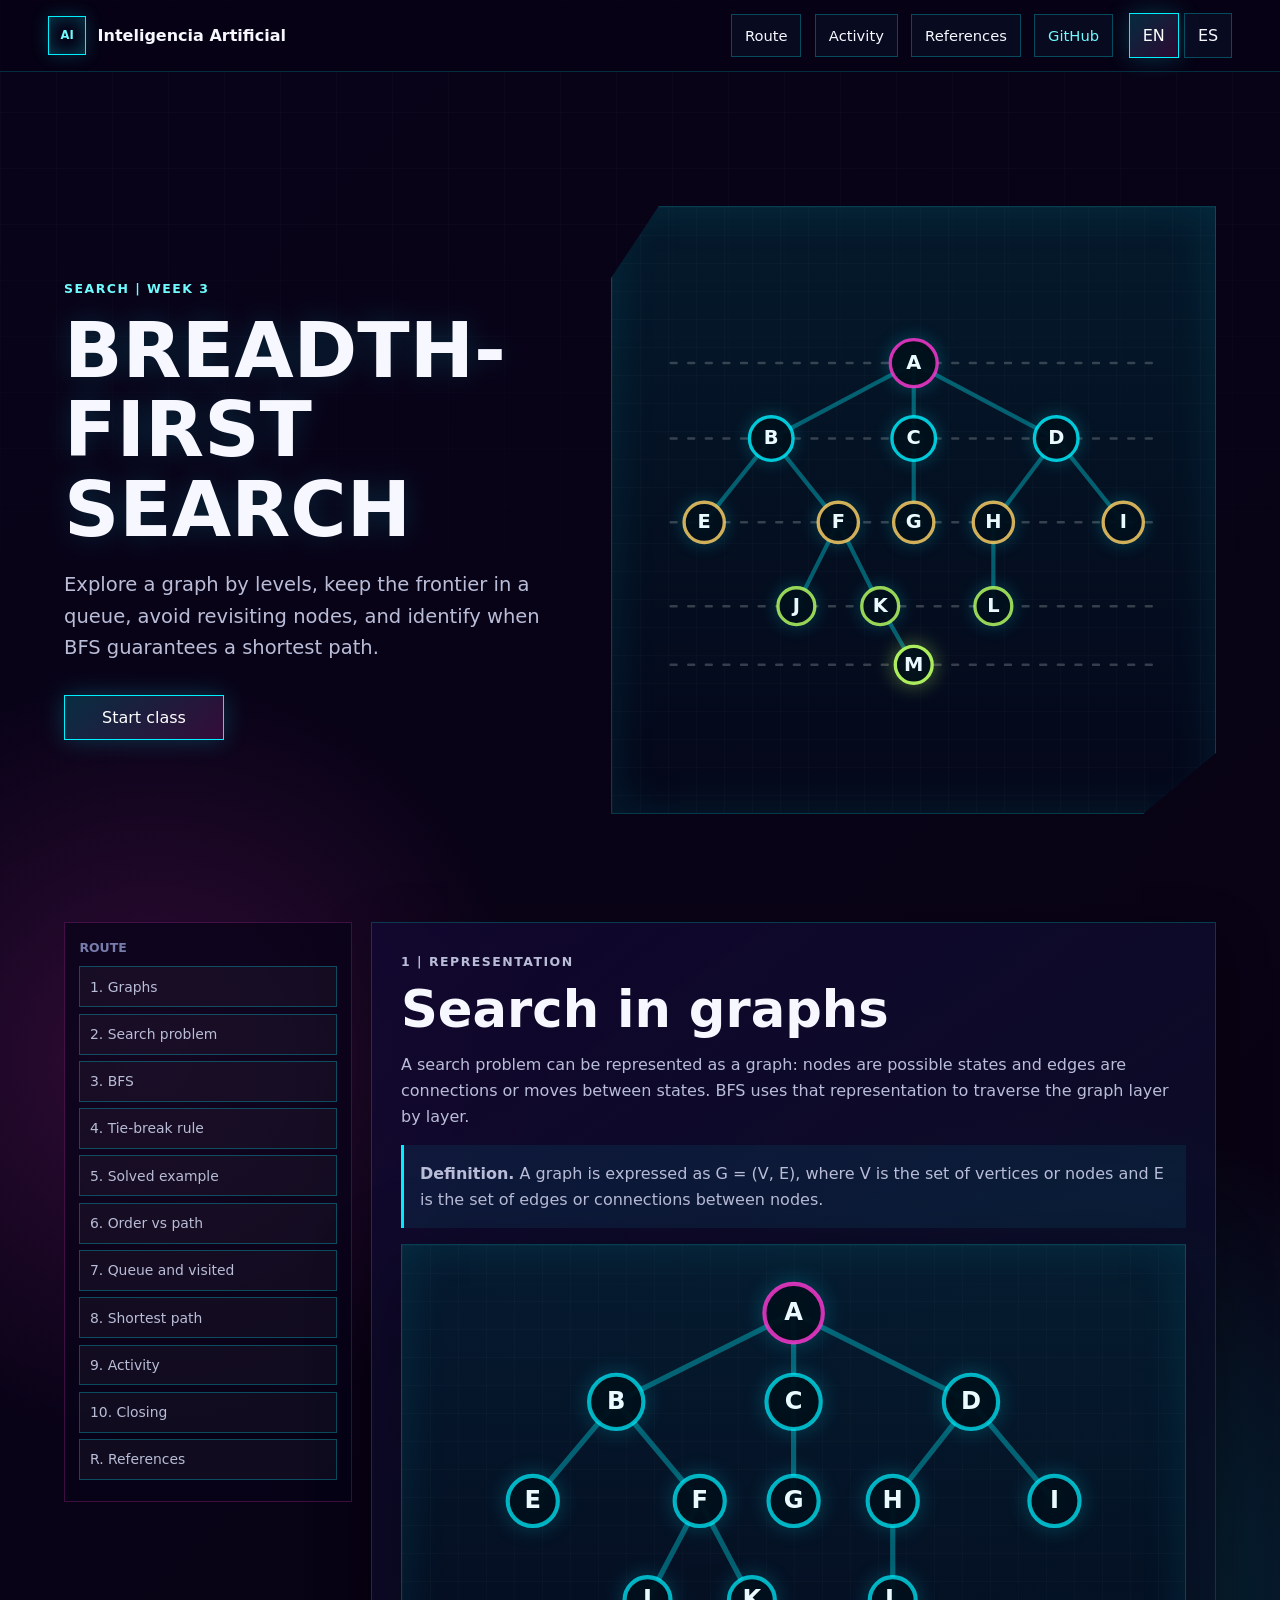
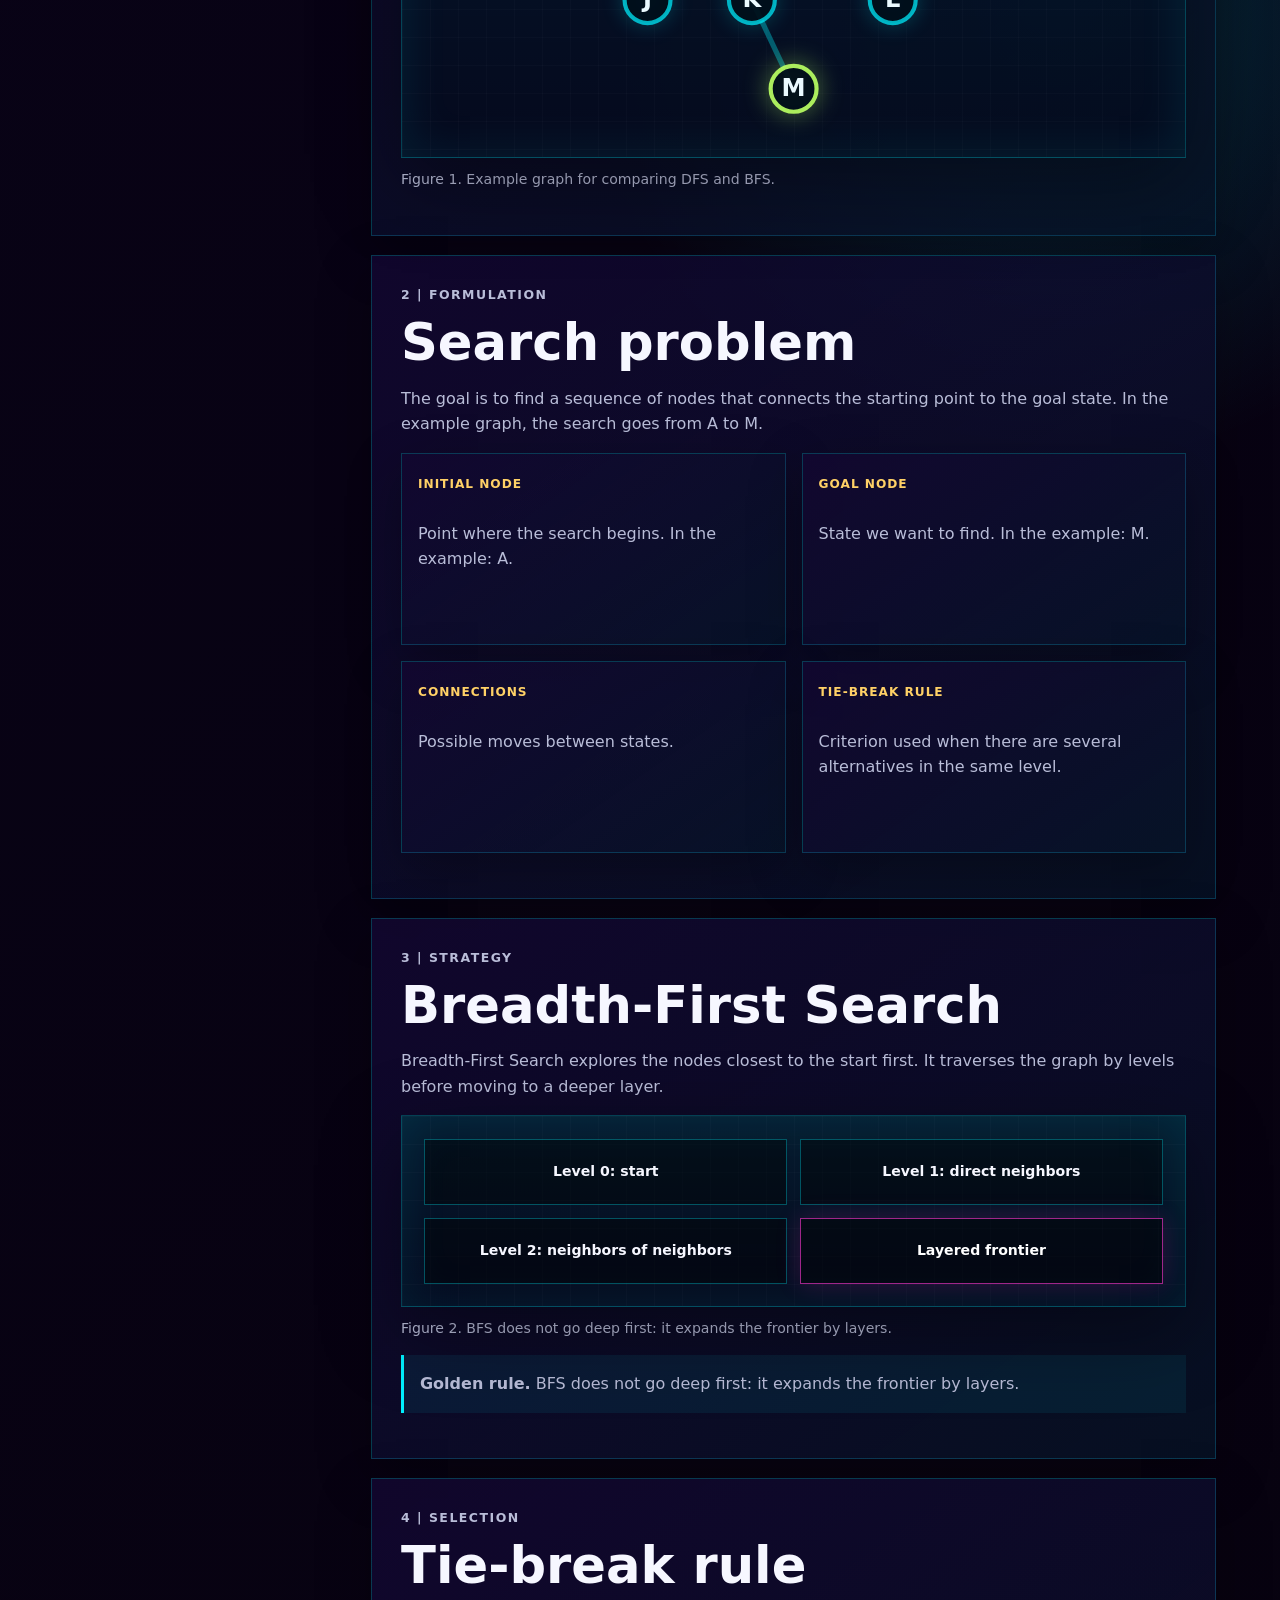
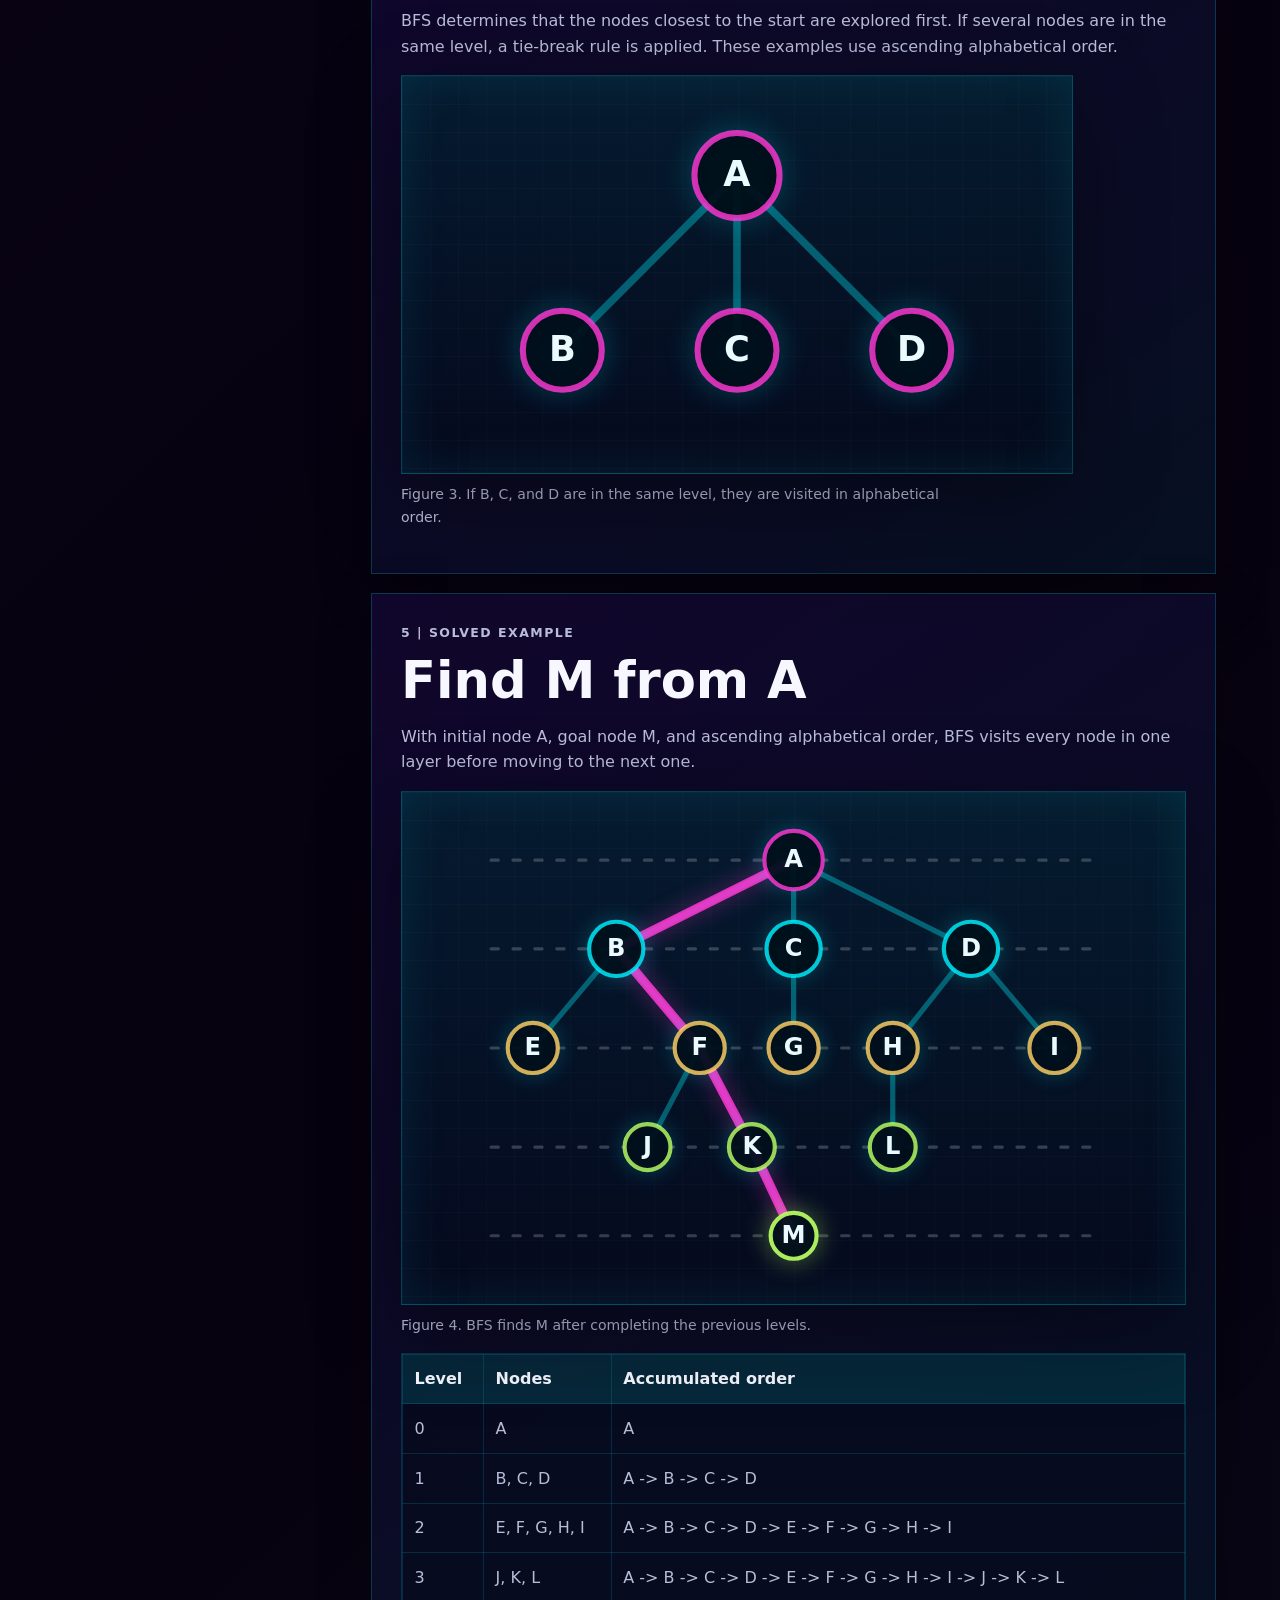
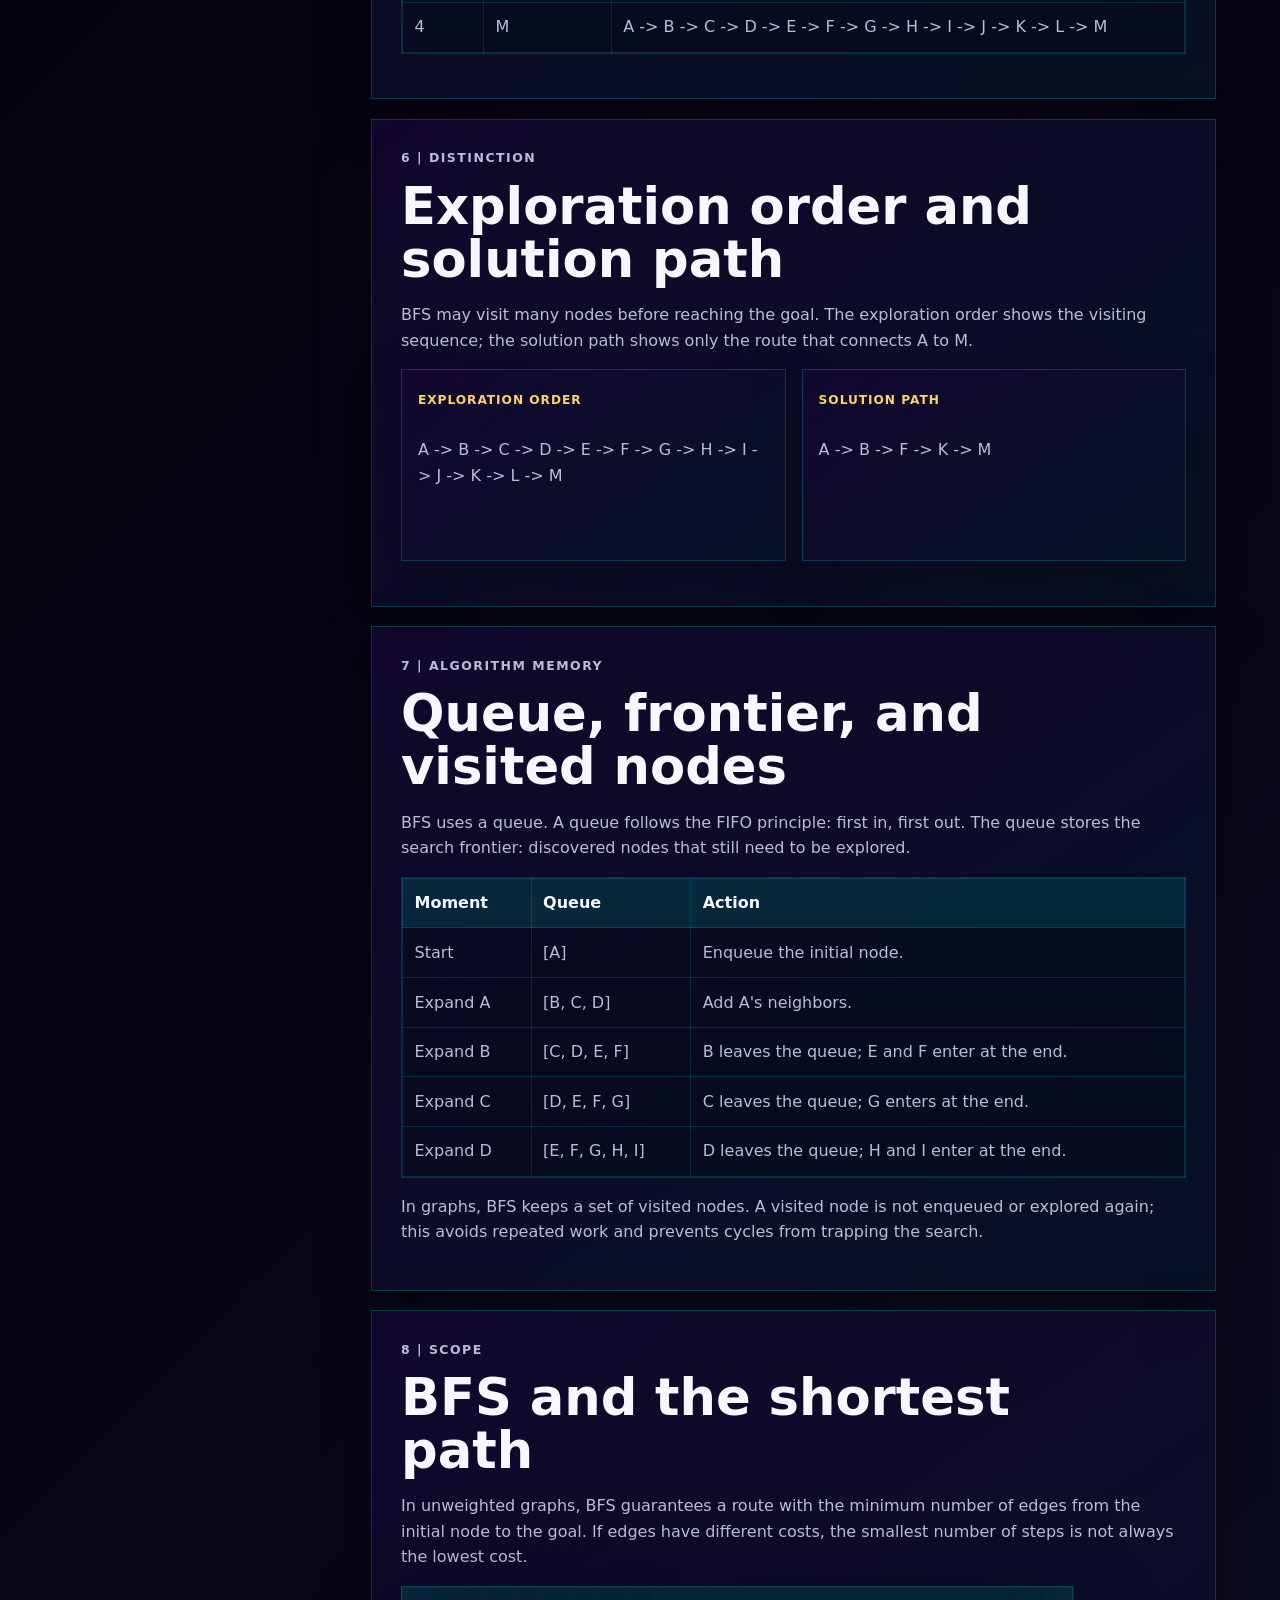
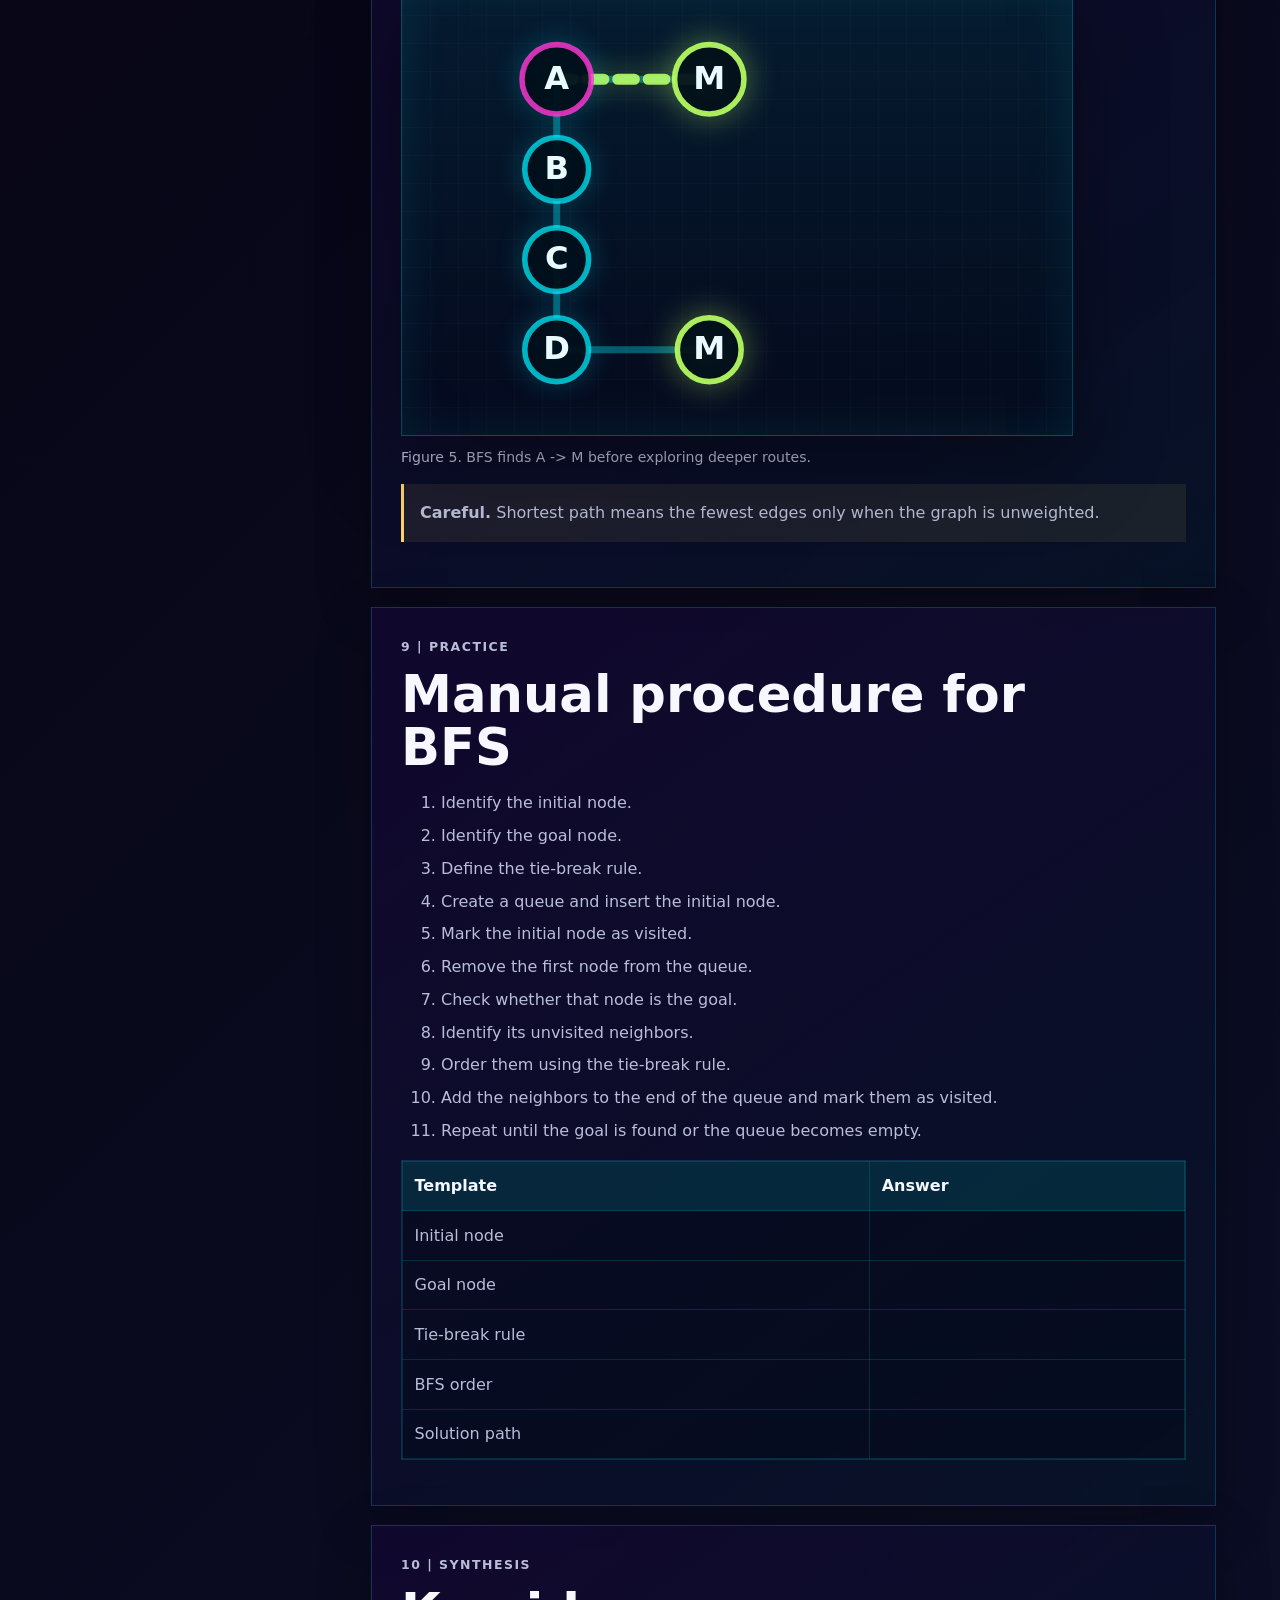
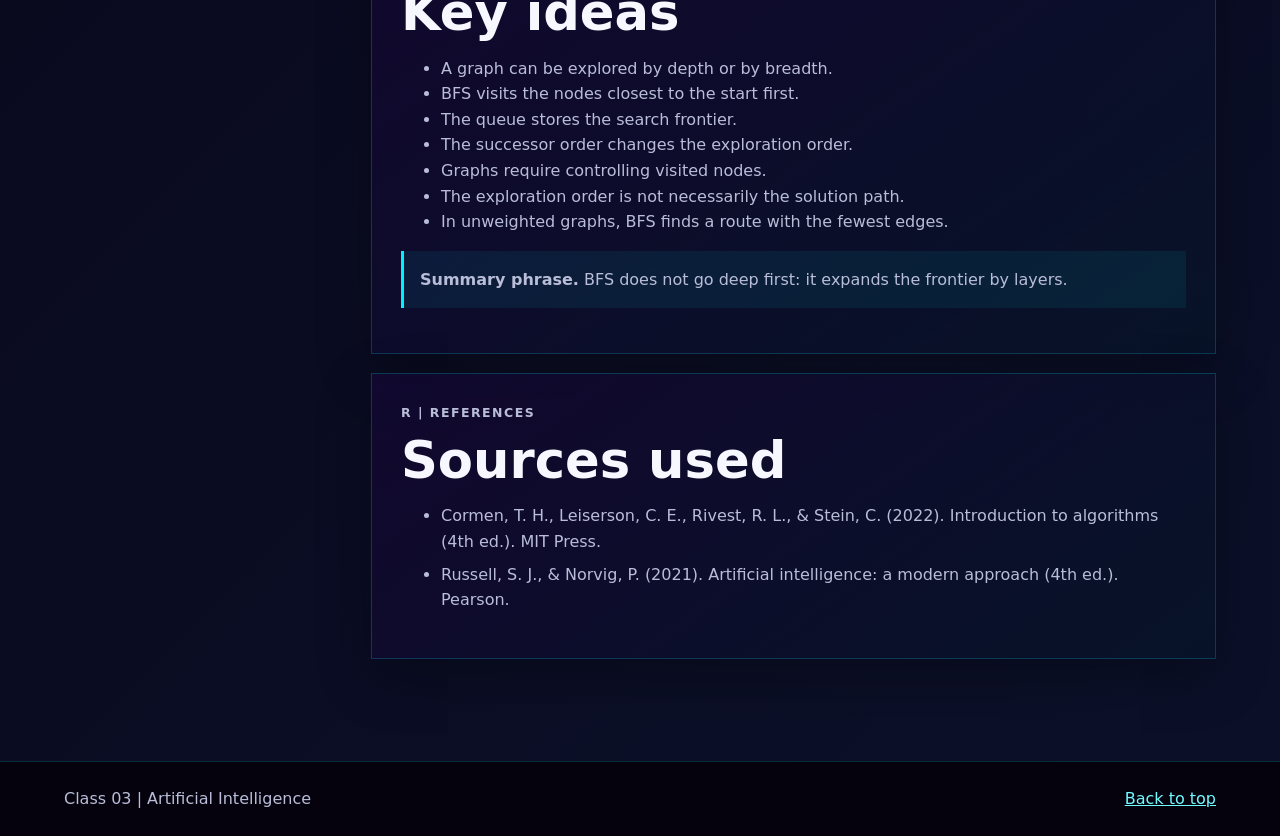
<file: clases/clase-03/index.html>
<!doctype html>
<html lang="en">
  <head>
    <meta charset="utf-8">
    <meta name="viewport" content="width=device-width, initial-scale=1">
    <meta
      name="description"
      content="Clase 03 de Inteligencia Artificial: búsqueda en amplitud BFS, grafos, cola, visitados y ruta más corta."
    >
    <title>Clase 03 | Búsqueda en amplitud BFS</title>
    <link rel="stylesheet" href="../../styles.css?v=bfs-graphs-responsive-20260817">
  </head>
  <body class="lesson-page">
    <header class="site-header">
      <a class="brand" href="../../" aria-label="Volver al notebook de IA">
        <span class="brand-mark">AI</span>
        <span>Inteligencia Artificial</span>
      </a>
      <nav class="top-nav" aria-label="Navegación de la clase">
        <a href="#ruta" data-lesson-i18n="navRoute">Route</a>
        <a href="#actividad" data-lesson-nav="activity" data-lesson-i18n="navActivity">Activity</a>
        <a href="#referencias" data-lesson-nav="references" data-lesson-i18n="navReferences">References</a>
        <a class="repo-link" href="https://github.com/DIALVEBE/IA" rel="noreferrer">GitHub</a>
      </nav>
      <div class="language-switch" role="group" aria-label="Language switch">
        <button class="lang-button is-active" type="button" data-lang="en">EN</button>
        <button class="lang-button" type="button" data-lang="es">ES</button>
      </div>
    </header>

    <main id="top">
      <section class="lesson-hero">
        <div class="hero-copy">
          <p class="eyebrow" data-lesson-i18n="heroKicker">Search | Week 3</p>
          <h1 data-lesson-i18n="heroTitle">Breadth-First Search</h1>
          <p class="hero-text" data-lesson-i18n="heroText">
            Explore a graph by levels, keep the frontier in a queue, avoid revisiting
            nodes, and identify when BFS guarantees a shortest path.
          </p>
          <div class="hero-actions">
            <a class="primary-action" href="#ruta" data-lesson-i18n="startClass">Start class</a>
          </div>
        </div>
        <figure class="lesson-hero-visual">
          <div class="bfs-hero-graph" aria-label="Breadth-first search by levels">
            <svg viewBox="0 0 720 460" role="img">
              <path class="graph-edge" d="M360 55 L190 145 M360 55 L360 145 M360 55 L530 145 M190 145 L110 245 M190 145 L270 245 M360 145 L360 245 M530 145 L455 245 M530 145 L610 245 M270 245 L220 345 M270 245 L320 345 M455 245 L455 345 M320 345 L360 415"></path>
              <path class="graph-level-line" d="M70 55 H650 M70 145 H650 M70 245 H650 M70 345 H650 M70 415 H650"></path>
              <g class="graph-node level-0"><circle cx="360" cy="55" r="28"></circle><text x="360" y="62">A</text></g>
              <g class="graph-node level-1"><circle cx="190" cy="145" r="26"></circle><text x="190" y="152">B</text></g>
              <g class="graph-node level-1"><circle cx="360" cy="145" r="26"></circle><text x="360" y="152">C</text></g>
              <g class="graph-node level-1"><circle cx="530" cy="145" r="26"></circle><text x="530" y="152">D</text></g>
              <g class="graph-node level-2"><circle cx="110" cy="245" r="24"></circle><text x="110" y="252">E</text></g>
              <g class="graph-node level-2"><circle cx="270" cy="245" r="24"></circle><text x="270" y="252">F</text></g>
              <g class="graph-node level-2"><circle cx="360" cy="245" r="24"></circle><text x="360" y="252">G</text></g>
              <g class="graph-node level-2"><circle cx="455" cy="245" r="24"></circle><text x="455" y="252">H</text></g>
              <g class="graph-node level-2"><circle cx="610" cy="245" r="24"></circle><text x="610" y="252">I</text></g>
              <g class="graph-node level-3"><circle cx="220" cy="345" r="22"></circle><text x="220" y="352">J</text></g>
              <g class="graph-node level-3"><circle cx="320" cy="345" r="22"></circle><text x="320" y="352">K</text></g>
              <g class="graph-node level-3"><circle cx="455" cy="345" r="22"></circle><text x="455" y="352">L</text></g>
              <g class="graph-node goal"><circle cx="360" cy="415" r="22"></circle><text x="360" y="422">M</text></g>
            </svg>
          </div>
        </figure>
      </section>

      <section class="lesson-shell" id="ruta">
        <aside class="topic-index lesson-index" aria-label="Índice de clase">
          <div class="index-title" data-lesson-i18n="routeTitle">Route</div>
          <a href="#grafos" data-lesson-nav="graphs" data-lesson-i18n="idxGraphs">1. Graphs</a>
          <a href="#problema" data-lesson-nav="problem" data-lesson-i18n="idxProblem">2. Search problem</a>
          <a href="#bfs-es" data-lesson-nav="bfs" data-lesson-i18n="idxBfs">3. BFS</a>
          <a href="#desempate" data-lesson-nav="tie" data-lesson-i18n="idxTie">4. Tie-break rule</a>
          <a href="#ejemplo" data-lesson-nav="example" data-lesson-i18n="idxExample">5. Solved example</a>
          <a href="#orden-camino" data-lesson-nav="path" data-lesson-i18n="idxPath">6. Order vs path</a>
          <a href="#cola-visitados" data-lesson-nav="queue" data-lesson-i18n="idxQueue">7. Queue and visited</a>
          <a href="#limites" data-lesson-nav="limits" data-lesson-i18n="idxLimits">8. Shortest path</a>
          <a href="#actividad" data-lesson-nav="activity" data-lesson-i18n="idxActivity">9. Activity</a>
          <a href="#cierre" data-lesson-nav="closing" data-lesson-i18n="idxClosing">10. Closing</a>
          <a href="#referencias" data-lesson-nav="references" data-lesson-i18n="idxReferences">R. References</a>
        </aside>

        <div class="lesson-content" data-lang-only="es" hidden>
          <section class="lesson-section" id="grafos">
            <p class="eyebrow">1 | Representación</p>
            <h2>Búsqueda en grafos</h2>
            <p>
              Un problema de búsqueda puede representarse como un grafo: los nodos son
              estados posibles y las aristas son conexiones o movimientos entre esos
              estados. BFS utiliza esa representación para recorrer el grafo por capas.
            </p>
            <aside class="callout"><strong>Definición.</strong> Un grafo se expresa como G = (V, E), donde V es el conjunto de vértices o nodos y E es el conjunto de aristas o conexiones entre nodos.</aside>
            <figure class="lesson-figure">
              <div class="graph-panel">
                <svg class="graph-svg" viewBox="0 0 720 460" role="img" aria-label="Grafo de ejemplo para BFS">
                  <path class="graph-edge" d="M360 50 L190 135 M360 50 L360 135 M360 50 L530 135 M190 135 L110 230 M190 135 L270 230 M360 135 L360 230 M530 135 L455 230 M530 135 L610 230 M270 230 L220 325 M270 230 L320 325 M455 230 L455 325 M320 325 L360 410"></path>
                  <g class="graph-node start"><circle cx="360" cy="50" r="28"></circle><text x="360" y="57">A</text></g>
                  <g class="graph-node"><circle cx="190" cy="135" r="26"></circle><text x="190" y="142">B</text></g>
                  <g class="graph-node"><circle cx="360" cy="135" r="26"></circle><text x="360" y="142">C</text></g>
                  <g class="graph-node"><circle cx="530" cy="135" r="26"></circle><text x="530" y="142">D</text></g>
                  <g class="graph-node"><circle cx="110" cy="230" r="24"></circle><text x="110" y="237">E</text></g>
                  <g class="graph-node"><circle cx="270" cy="230" r="24"></circle><text x="270" y="237">F</text></g>
                  <g class="graph-node"><circle cx="360" cy="230" r="24"></circle><text x="360" y="237">G</text></g>
                  <g class="graph-node"><circle cx="455" cy="230" r="24"></circle><text x="455" y="237">H</text></g>
                  <g class="graph-node"><circle cx="610" cy="230" r="24"></circle><text x="610" y="237">I</text></g>
                  <g class="graph-node"><circle cx="220" cy="325" r="22"></circle><text x="220" y="332">J</text></g>
                  <g class="graph-node"><circle cx="320" cy="325" r="22"></circle><text x="320" y="332">K</text></g>
                  <g class="graph-node"><circle cx="455" cy="325" r="22"></circle><text x="455" y="332">L</text></g>
                  <g class="graph-node goal"><circle cx="360" cy="410" r="22"></circle><text x="360" y="417">M</text></g>
                </svg>
              </div>
              <figcaption>Figura 1. Grafo de ejemplo para comparar DFS y BFS.</figcaption>
            </figure>
          </section>

          <section class="lesson-section" id="problema">
            <p class="eyebrow">2 | Formulación</p>
            <h2>Problema de búsqueda</h2>
            <p>
              El objetivo es encontrar una secuencia de nodos que conecte el punto de
              partida con el estado objetivo. En el grafo de ejemplo, se desea llegar
              desde A hasta M.
            </p>
            <div class="info-grid">
              <article class="detail-card"><span class="label">Nodo inicial</span><p>Punto desde el cual comienza la búsqueda. En el ejemplo: A.</p></article>
              <article class="detail-card"><span class="label">Nodo objetivo</span><p>Estado que se quiere encontrar. En el ejemplo: M.</p></article>
              <article class="detail-card"><span class="label">Conexiones</span><p>Movimientos posibles entre estados.</p></article>
              <article class="detail-card"><span class="label">Regla de desempate</span><p>Criterio usado cuando existen varias alternativas en el mismo nivel.</p></article>
            </div>
          </section>

          <section class="lesson-section" id="bfs-es">
            <p class="eyebrow">3 | Estrategia</p>
            <h2>Breadth-First Search</h2>
            <p>
              Breadth-First Search, o búsqueda en amplitud, explora primero los nodos
              más cercanos al inicio. Recorre el grafo por niveles antes de avanzar a
              una capa más profunda.
            </p>
            <figure class="lesson-figure">
              <div class="lesson-diagram bfs-rule-diagram" role="img" aria-label="Regla conceptual de BFS">
                <span>Nivel 0: inicio</span>
                <span>Nivel 1: vecinos directos</span>
                <span>Nivel 2: vecinos de vecinos</span>
                <strong>Frontera por capas</strong>
              </div>
              <figcaption>Figura 2. BFS no profundiza primero: expande la frontera por capas.</figcaption>
            </figure>
            <aside class="callout"><strong>Regla de oro.</strong> BFS no profundiza primero: expande la frontera por capas.</aside>
          </section>

          <section class="lesson-section" id="desempate">
            <p class="eyebrow">4 | Selección</p>
            <h2>Regla de desempate</h2>
            <p>
              BFS determina que se exploran primero los nodos más cercanos al inicio.
              Si varios nodos están en el mismo nivel, se aplica una regla de desempate.
              En estos ejemplos se usa orden alfabético ascendente.
            </p>
            <figure class="lesson-figure">
              <div class="graph-panel compact">
                <svg class="graph-svg" viewBox="0 0 420 240" role="img" aria-label="Nodo A con tres vecinos">
                  <path class="graph-edge" d="M210 55 L95 170 M210 55 L210 170 M210 55 L325 170"></path>
                  <g class="graph-node start"><circle cx="210" cy="55" r="28"></circle><text x="210" y="62">A</text></g>
                  <g class="graph-node visited"><circle cx="95" cy="170" r="26"></circle><text x="95" y="177">B</text></g>
                  <g class="graph-node visited"><circle cx="210" cy="170" r="26"></circle><text x="210" y="177">C</text></g>
                  <g class="graph-node visited"><circle cx="325" cy="170" r="26"></circle><text x="325" y="177">D</text></g>
                </svg>
              </div>
              <figcaption>Figura 3. Si B, C y D están en el mismo nivel, se visitan en orden alfabético.</figcaption>
            </figure>
          </section>

          <section class="lesson-section" id="ejemplo">
            <p class="eyebrow">5 | Ejemplo resuelto</p>
            <h2>Encontrar M desde A</h2>
            <p>
              Con nodo inicial A, nodo objetivo M y orden alfabético ascendente, BFS
              visita todos los nodos de una capa antes de pasar a la siguiente.
            </p>
            <figure class="lesson-figure">
              <div class="graph-panel">
                <svg class="graph-svg" viewBox="0 0 720 460" role="img" aria-label="Orden de exploración BFS">
                  <path class="graph-edge" d="M360 50 L190 135 M360 50 L360 135 M360 50 L530 135 M190 135 L110 230 M190 135 L270 230 M360 135 L360 230 M530 135 L455 230 M530 135 L610 230 M270 230 L220 325 M270 230 L320 325 M455 230 L455 325 M320 325 L360 410"></path>
                  <path class="graph-level-line" d="M70 50 H650 M70 135 H650 M70 230 H650 M70 325 H650 M70 410 H650"></path>
                  <path class="graph-path" d="M360 50 L190 135 L270 230 L320 325 L360 410"></path>
                  <g class="graph-node level-0"><circle cx="360" cy="50" r="28"></circle><text x="360" y="57">A</text></g>
                  <g class="graph-node level-1"><circle cx="190" cy="135" r="26"></circle><text x="190" y="142">B</text></g>
                  <g class="graph-node level-1"><circle cx="360" cy="135" r="26"></circle><text x="360" y="142">C</text></g>
                  <g class="graph-node level-1"><circle cx="530" cy="135" r="26"></circle><text x="530" y="142">D</text></g>
                  <g class="graph-node level-2"><circle cx="110" cy="230" r="24"></circle><text x="110" y="237">E</text></g>
                  <g class="graph-node level-2"><circle cx="270" cy="230" r="24"></circle><text x="270" y="237">F</text></g>
                  <g class="graph-node level-2"><circle cx="360" cy="230" r="24"></circle><text x="360" y="237">G</text></g>
                  <g class="graph-node level-2"><circle cx="455" cy="230" r="24"></circle><text x="455" y="237">H</text></g>
                  <g class="graph-node level-2"><circle cx="610" cy="230" r="24"></circle><text x="610" y="237">I</text></g>
                  <g class="graph-node level-3"><circle cx="220" cy="325" r="22"></circle><text x="220" y="332">J</text></g>
                  <g class="graph-node level-3"><circle cx="320" cy="325" r="22"></circle><text x="320" y="332">K</text></g>
                  <g class="graph-node level-3"><circle cx="455" cy="325" r="22"></circle><text x="455" y="332">L</text></g>
                  <g class="graph-node goal"><circle cx="360" cy="410" r="22"></circle><text x="360" y="417">M</text></g>
                </svg>
              </div>
              <figcaption>Figura 4. BFS encuentra M después de completar los niveles anteriores.</figcaption>
            </figure>
            <div class="table-wrap">
              <table>
                <thead><tr><th>Nivel</th><th>Nodos</th><th>Orden acumulado</th></tr></thead>
                <tbody>
                  <tr><td>0</td><td>A</td><td>A</td></tr>
                  <tr><td>1</td><td>B, C, D</td><td>A -> B -> C -> D</td></tr>
                  <tr><td>2</td><td>E, F, G, H, I</td><td>A -> B -> C -> D -> E -> F -> G -> H -> I</td></tr>
                  <tr><td>3</td><td>J, K, L</td><td>A -> B -> C -> D -> E -> F -> G -> H -> I -> J -> K -> L</td></tr>
                  <tr><td>4</td><td>M</td><td>A -> B -> C -> D -> E -> F -> G -> H -> I -> J -> K -> L -> M</td></tr>
                </tbody>
              </table>
            </div>
          </section>

          <section class="lesson-section" id="orden-camino">
            <p class="eyebrow">6 | Distinción</p>
            <h2>Orden de exploración y camino solución</h2>
            <p>
              BFS puede visitar muchos nodos antes de llegar al objetivo. El orden de
              exploración muestra la secuencia de visita; el camino solución muestra
              solamente la ruta que conecta A con M.
            </p>
            <div class="info-grid">
              <article class="detail-card"><span class="label">Orden de exploración</span><p>A -> B -> C -> D -> E -> F -> G -> H -> I -> J -> K -> L -> M</p></article>
              <article class="detail-card"><span class="label">Camino solución</span><p>A -> B -> F -> K -> M</p></article>
            </div>
          </section>

          <section class="lesson-section" id="cola-visitados">
            <p class="eyebrow">7 | Memoria del algoritmo</p>
            <h2>Cola, frontera y visitados</h2>
            <p>
              BFS usa una cola o queue. Una cola sigue el principio FIFO: primero en
              entrar, primero en salir. La cola conserva la frontera de búsqueda:
              nodos descubiertos que todavía deben explorarse.
            </p>
            <div class="table-wrap">
              <table>
                <thead><tr><th>Momento</th><th>Cola</th><th>Acción</th></tr></thead>
                <tbody>
                  <tr><td>Inicio</td><td>[A]</td><td>Se encola el nodo inicial.</td></tr>
                  <tr><td>Expandir A</td><td>[B, C, D]</td><td>Se agregan los vecinos de A.</td></tr>
                  <tr><td>Expandir B</td><td>[C, D, E, F]</td><td>B sale de la cola; E y F entran al final.</td></tr>
                  <tr><td>Expandir C</td><td>[D, E, F, G]</td><td>C sale de la cola; G entra al final.</td></tr>
                  <tr><td>Expandir D</td><td>[E, F, G, H, I]</td><td>D sale de la cola; H e I entran al final.</td></tr>
                </tbody>
              </table>
            </div>
            <p>
              En grafos se mantiene un conjunto de visitados. Un nodo ya visitado no se
              vuelve a encolar ni a explorar; así se evita repetir trabajo y quedar
              atrapado en ciclos.
            </p>
          </section>

          <section class="lesson-section" id="limites">
            <p class="eyebrow">8 | Alcance</p>
            <h2>BFS y la ruta más corta</h2>
            <p>
              En grafos no ponderados, BFS garantiza encontrar una ruta con el menor
              número de aristas desde el nodo inicial hasta el objetivo. Si las aristas
              tienen costos diferentes, el menor número de pasos no siempre equivale al
              menor costo.
            </p>
            <figure class="lesson-figure">
              <div class="graph-panel compact">
                <svg class="graph-svg" viewBox="0 0 460 300" role="img" aria-label="BFS encuentra ruta más corta en grafo no ponderado">
                  <path class="graph-edge" d="M100 55 L210 55 M100 55 L100 120 M100 120 L100 185 M100 185 L100 250 M100 250 L210 250"></path>
                  <path class="graph-short-path" d="M100 55 L210 55"></path>
                  <g class="graph-node start"><circle cx="100" cy="55" r="25"></circle><text x="100" y="62">A</text></g>
                  <g class="graph-node goal"><circle cx="210" cy="55" r="25"></circle><text x="210" y="62">M</text></g>
                  <g class="graph-node"><circle cx="100" cy="120" r="23"></circle><text x="100" y="127">B</text></g>
                  <g class="graph-node"><circle cx="100" cy="185" r="23"></circle><text x="100" y="192">C</text></g>
                  <g class="graph-node"><circle cx="100" cy="250" r="23"></circle><text x="100" y="257">D</text></g>
                  <g class="graph-node goal"><circle cx="210" cy="250" r="23"></circle><text x="210" y="257">M</text></g>
                </svg>
              </div>
              <figcaption>Figura 5. BFS encuentra A -> M antes de explorar rutas más profundas.</figcaption>
            </figure>
            <aside class="warning callout"><strong>Cuidado.</strong> Ruta más corta significa menor número de aristas solo cuando el grafo no está ponderado.</aside>
          </section>

          <section class="lesson-section" id="actividad">
            <p class="eyebrow">9 | Práctica</p>
            <h2>Procedimiento manual para BFS</h2>
            <ol class="step-list">
              <li>Identifica el nodo inicial.</li>
              <li>Identifica el nodo objetivo.</li>
              <li>Define la regla de desempate.</li>
              <li>Crea una cola e inserta el nodo inicial.</li>
              <li>Marca el nodo inicial como visitado.</li>
              <li>Extrae el primer nodo de la cola.</li>
              <li>Verifica si ese nodo es el objetivo.</li>
              <li>Identifica sus vecinos no visitados.</li>
              <li>Ordénalos con la regla de desempate.</li>
              <li>Agrega los vecinos al final de la cola y márcalos como visitados.</li>
              <li>Repite hasta encontrar el objetivo o hasta que la cola quede vacía.</li>
            </ol>
            <div class="table-wrap">
              <table>
                <thead><tr><th>Plantilla</th><th>Respuesta</th></tr></thead>
                <tbody>
                  <tr><td>Nodo inicial</td><td></td></tr>
                  <tr><td>Nodo objetivo</td><td></td></tr>
                  <tr><td>Regla de desempate</td><td></td></tr>
                  <tr><td>Orden BFS</td><td></td></tr>
                  <tr><td>Camino solución</td><td></td></tr>
                </tbody>
              </table>
            </div>
          </section>

          <section class="lesson-section" id="cierre">
            <p class="eyebrow">10 | Síntesis</p>
            <h2>Ideas clave</h2>
            <ul>
              <li>Un grafo puede explorarse por profundidad o por amplitud.</li>
              <li>BFS recorre primero los nodos más cercanos al inicio.</li>
              <li>La cola conserva la frontera de búsqueda.</li>
              <li>El orden de los sucesores modifica el orden de exploración.</li>
              <li>En grafos es necesario controlar los nodos visitados.</li>
              <li>El orden de exploración no es necesariamente el camino solución.</li>
              <li>En grafos no ponderados, BFS encuentra una ruta con el menor número de aristas.</li>
            </ul>
            <aside class="callout"><strong>Frase resumen.</strong> BFS no profundiza primero: expande la frontera por capas.</aside>
          </section>

          <section class="lesson-section" id="referencias">
            <p class="eyebrow">R | Referencias</p>
            <h2>Fuentes utilizadas</h2>
            <ul class="reference-list">
              <li>Cormen, T. H., Leiserson, C. E., Rivest, R. L., & Stein, C. (2022). Introduction to algorithms (4th ed.). MIT Press.</li>
              <li>Russell, S. J., & Norvig, P. (2021). Artificial intelligence: a modern approach (4th ed.). Pearson.</li>
            </ul>
          </section>
        </div>

        <div class="lesson-content" data-lang-only="en">
          <section class="lesson-section" id="graphs">
            <p class="eyebrow">1 | Representation</p>
            <h2>Search in graphs</h2>
            <p>
              A search problem can be represented as a graph: nodes are possible states
              and edges are connections or moves between states. BFS uses that
              representation to traverse the graph layer by layer.
            </p>
            <aside class="callout"><strong>Definition.</strong> A graph is expressed as G = (V, E), where V is the set of vertices or nodes and E is the set of edges or connections between nodes.</aside>
            <figure class="lesson-figure">
              <div class="graph-panel">
                <svg class="graph-svg" viewBox="0 0 720 460" role="img" aria-label="Example graph for BFS">
                  <path class="graph-edge" d="M360 50 L190 135 M360 50 L360 135 M360 50 L530 135 M190 135 L110 230 M190 135 L270 230 M360 135 L360 230 M530 135 L455 230 M530 135 L610 230 M270 230 L220 325 M270 230 L320 325 M455 230 L455 325 M320 325 L360 410"></path>
                  <g class="graph-node start"><circle cx="360" cy="50" r="28"></circle><text x="360" y="57">A</text></g>
                  <g class="graph-node"><circle cx="190" cy="135" r="26"></circle><text x="190" y="142">B</text></g>
                  <g class="graph-node"><circle cx="360" cy="135" r="26"></circle><text x="360" y="142">C</text></g>
                  <g class="graph-node"><circle cx="530" cy="135" r="26"></circle><text x="530" y="142">D</text></g>
                  <g class="graph-node"><circle cx="110" cy="230" r="24"></circle><text x="110" y="237">E</text></g>
                  <g class="graph-node"><circle cx="270" cy="230" r="24"></circle><text x="270" y="237">F</text></g>
                  <g class="graph-node"><circle cx="360" cy="230" r="24"></circle><text x="360" y="237">G</text></g>
                  <g class="graph-node"><circle cx="455" cy="230" r="24"></circle><text x="455" y="237">H</text></g>
                  <g class="graph-node"><circle cx="610" cy="230" r="24"></circle><text x="610" y="237">I</text></g>
                  <g class="graph-node"><circle cx="220" cy="325" r="22"></circle><text x="220" y="332">J</text></g>
                  <g class="graph-node"><circle cx="320" cy="325" r="22"></circle><text x="320" y="332">K</text></g>
                  <g class="graph-node"><circle cx="455" cy="325" r="22"></circle><text x="455" y="332">L</text></g>
                  <g class="graph-node goal"><circle cx="360" cy="410" r="22"></circle><text x="360" y="417">M</text></g>
                </svg>
              </div>
              <figcaption>Figure 1. Example graph for comparing DFS and BFS.</figcaption>
            </figure>
          </section>

          <section class="lesson-section" id="problem">
            <p class="eyebrow">2 | Formulation</p>
            <h2>Search problem</h2>
            <p>
              The goal is to find a sequence of nodes that connects the starting point
              to the goal state. In the example graph, the search goes from A to M.
            </p>
            <div class="info-grid">
              <article class="detail-card"><span class="label">Initial node</span><p>Point where the search begins. In the example: A.</p></article>
              <article class="detail-card"><span class="label">Goal node</span><p>State we want to find. In the example: M.</p></article>
              <article class="detail-card"><span class="label">Connections</span><p>Possible moves between states.</p></article>
              <article class="detail-card"><span class="label">Tie-break rule</span><p>Criterion used when there are several alternatives in the same level.</p></article>
            </div>
          </section>

          <section class="lesson-section" id="bfs">
            <p class="eyebrow">3 | Strategy</p>
            <h2>Breadth-First Search</h2>
            <p>
              Breadth-First Search explores the nodes closest to the start first. It
              traverses the graph by levels before moving to a deeper layer.
            </p>
            <figure class="lesson-figure">
              <div class="lesson-diagram bfs-rule-diagram" role="img" aria-label="Conceptual rule for BFS">
                <span>Level 0: start</span>
                <span>Level 1: direct neighbors</span>
                <span>Level 2: neighbors of neighbors</span>
                <strong>Layered frontier</strong>
              </div>
              <figcaption>Figure 2. BFS does not go deep first: it expands the frontier by layers.</figcaption>
            </figure>
            <aside class="callout"><strong>Golden rule.</strong> BFS does not go deep first: it expands the frontier by layers.</aside>
          </section>

          <section class="lesson-section" id="tie">
            <p class="eyebrow">4 | Selection</p>
            <h2>Tie-break rule</h2>
            <p>
              BFS determines that the nodes closest to the start are explored first. If
              several nodes are in the same level, a tie-break rule is applied. These
              examples use ascending alphabetical order.
            </p>
            <figure class="lesson-figure">
              <div class="graph-panel compact">
                <svg class="graph-svg" viewBox="0 0 420 240" role="img" aria-label="Node A with three neighbors">
                  <path class="graph-edge" d="M210 55 L95 170 M210 55 L210 170 M210 55 L325 170"></path>
                  <g class="graph-node start"><circle cx="210" cy="55" r="28"></circle><text x="210" y="62">A</text></g>
                  <g class="graph-node visited"><circle cx="95" cy="170" r="26"></circle><text x="95" y="177">B</text></g>
                  <g class="graph-node visited"><circle cx="210" cy="170" r="26"></circle><text x="210" y="177">C</text></g>
                  <g class="graph-node visited"><circle cx="325" cy="170" r="26"></circle><text x="325" y="177">D</text></g>
                </svg>
              </div>
              <figcaption>Figure 3. If B, C, and D are in the same level, they are visited in alphabetical order.</figcaption>
            </figure>
          </section>

          <section class="lesson-section" id="example">
            <p class="eyebrow">5 | Solved example</p>
            <h2>Find M from A</h2>
            <p>
              With initial node A, goal node M, and ascending alphabetical order, BFS
              visits every node in one layer before moving to the next one.
            </p>
            <figure class="lesson-figure">
              <div class="graph-panel">
                <svg class="graph-svg" viewBox="0 0 720 460" role="img" aria-label="BFS exploration order">
                  <path class="graph-edge" d="M360 50 L190 135 M360 50 L360 135 M360 50 L530 135 M190 135 L110 230 M190 135 L270 230 M360 135 L360 230 M530 135 L455 230 M530 135 L610 230 M270 230 L220 325 M270 230 L320 325 M455 230 L455 325 M320 325 L360 410"></path>
                  <path class="graph-level-line" d="M70 50 H650 M70 135 H650 M70 230 H650 M70 325 H650 M70 410 H650"></path>
                  <path class="graph-path" d="M360 50 L190 135 L270 230 L320 325 L360 410"></path>
                  <g class="graph-node level-0"><circle cx="360" cy="50" r="28"></circle><text x="360" y="57">A</text></g>
                  <g class="graph-node level-1"><circle cx="190" cy="135" r="26"></circle><text x="190" y="142">B</text></g>
                  <g class="graph-node level-1"><circle cx="360" cy="135" r="26"></circle><text x="360" y="142">C</text></g>
                  <g class="graph-node level-1"><circle cx="530" cy="135" r="26"></circle><text x="530" y="142">D</text></g>
                  <g class="graph-node level-2"><circle cx="110" cy="230" r="24"></circle><text x="110" y="237">E</text></g>
                  <g class="graph-node level-2"><circle cx="270" cy="230" r="24"></circle><text x="270" y="237">F</text></g>
                  <g class="graph-node level-2"><circle cx="360" cy="230" r="24"></circle><text x="360" y="237">G</text></g>
                  <g class="graph-node level-2"><circle cx="455" cy="230" r="24"></circle><text x="455" y="237">H</text></g>
                  <g class="graph-node level-2"><circle cx="610" cy="230" r="24"></circle><text x="610" y="237">I</text></g>
                  <g class="graph-node level-3"><circle cx="220" cy="325" r="22"></circle><text x="220" y="332">J</text></g>
                  <g class="graph-node level-3"><circle cx="320" cy="325" r="22"></circle><text x="320" y="332">K</text></g>
                  <g class="graph-node level-3"><circle cx="455" cy="325" r="22"></circle><text x="455" y="332">L</text></g>
                  <g class="graph-node goal"><circle cx="360" cy="410" r="22"></circle><text x="360" y="417">M</text></g>
                </svg>
              </div>
              <figcaption>Figure 4. BFS finds M after completing the previous levels.</figcaption>
            </figure>
            <div class="table-wrap">
              <table>
                <thead><tr><th>Level</th><th>Nodes</th><th>Accumulated order</th></tr></thead>
                <tbody>
                  <tr><td>0</td><td>A</td><td>A</td></tr>
                  <tr><td>1</td><td>B, C, D</td><td>A -> B -> C -> D</td></tr>
                  <tr><td>2</td><td>E, F, G, H, I</td><td>A -> B -> C -> D -> E -> F -> G -> H -> I</td></tr>
                  <tr><td>3</td><td>J, K, L</td><td>A -> B -> C -> D -> E -> F -> G -> H -> I -> J -> K -> L</td></tr>
                  <tr><td>4</td><td>M</td><td>A -> B -> C -> D -> E -> F -> G -> H -> I -> J -> K -> L -> M</td></tr>
                </tbody>
              </table>
            </div>
          </section>

          <section class="lesson-section" id="path">
            <p class="eyebrow">6 | Distinction</p>
            <h2>Exploration order and solution path</h2>
            <p>
              BFS may visit many nodes before reaching the goal. The exploration order
              shows the visiting sequence; the solution path shows only the route that
              connects A to M.
            </p>
            <div class="info-grid">
              <article class="detail-card"><span class="label">Exploration order</span><p>A -> B -> C -> D -> E -> F -> G -> H -> I -> J -> K -> L -> M</p></article>
              <article class="detail-card"><span class="label">Solution path</span><p>A -> B -> F -> K -> M</p></article>
            </div>
          </section>

          <section class="lesson-section" id="queue">
            <p class="eyebrow">7 | Algorithm memory</p>
            <h2>Queue, frontier, and visited nodes</h2>
            <p>
              BFS uses a queue. A queue follows the FIFO principle: first in, first
              out. The queue stores the search frontier: discovered nodes that still
              need to be explored.
            </p>
            <div class="table-wrap">
              <table>
                <thead><tr><th>Moment</th><th>Queue</th><th>Action</th></tr></thead>
                <tbody>
                  <tr><td>Start</td><td>[A]</td><td>Enqueue the initial node.</td></tr>
                  <tr><td>Expand A</td><td>[B, C, D]</td><td>Add A's neighbors.</td></tr>
                  <tr><td>Expand B</td><td>[C, D, E, F]</td><td>B leaves the queue; E and F enter at the end.</td></tr>
                  <tr><td>Expand C</td><td>[D, E, F, G]</td><td>C leaves the queue; G enters at the end.</td></tr>
                  <tr><td>Expand D</td><td>[E, F, G, H, I]</td><td>D leaves the queue; H and I enter at the end.</td></tr>
                </tbody>
              </table>
            </div>
            <p>
              In graphs, BFS keeps a set of visited nodes. A visited node is not
              enqueued or explored again; this avoids repeated work and prevents cycles
              from trapping the search.
            </p>
          </section>

          <section class="lesson-section" id="limits">
            <p class="eyebrow">8 | Scope</p>
            <h2>BFS and the shortest path</h2>
            <p>
              In unweighted graphs, BFS guarantees a route with the minimum number of
              edges from the initial node to the goal. If edges have different costs,
              the smallest number of steps is not always the lowest cost.
            </p>
            <figure class="lesson-figure">
              <div class="graph-panel compact">
                <svg class="graph-svg" viewBox="0 0 460 300" role="img" aria-label="BFS finds shortest path in an unweighted graph">
                  <path class="graph-edge" d="M100 55 L210 55 M100 55 L100 120 M100 120 L100 185 M100 185 L100 250 M100 250 L210 250"></path>
                  <path class="graph-short-path" d="M100 55 L210 55"></path>
                  <g class="graph-node start"><circle cx="100" cy="55" r="25"></circle><text x="100" y="62">A</text></g>
                  <g class="graph-node goal"><circle cx="210" cy="55" r="25"></circle><text x="210" y="62">M</text></g>
                  <g class="graph-node"><circle cx="100" cy="120" r="23"></circle><text x="100" y="127">B</text></g>
                  <g class="graph-node"><circle cx="100" cy="185" r="23"></circle><text x="100" y="192">C</text></g>
                  <g class="graph-node"><circle cx="100" cy="250" r="23"></circle><text x="100" y="257">D</text></g>
                  <g class="graph-node goal"><circle cx="210" cy="250" r="23"></circle><text x="210" y="257">M</text></g>
                </svg>
              </div>
              <figcaption>Figure 5. BFS finds A -> M before exploring deeper routes.</figcaption>
            </figure>
            <aside class="warning callout"><strong>Careful.</strong> Shortest path means the fewest edges only when the graph is unweighted.</aside>
          </section>

          <section class="lesson-section" id="activity-en">
            <p class="eyebrow">9 | Practice</p>
            <h2>Manual procedure for BFS</h2>
            <ol class="step-list">
              <li>Identify the initial node.</li>
              <li>Identify the goal node.</li>
              <li>Define the tie-break rule.</li>
              <li>Create a queue and insert the initial node.</li>
              <li>Mark the initial node as visited.</li>
              <li>Remove the first node from the queue.</li>
              <li>Check whether that node is the goal.</li>
              <li>Identify its unvisited neighbors.</li>
              <li>Order them using the tie-break rule.</li>
              <li>Add the neighbors to the end of the queue and mark them as visited.</li>
              <li>Repeat until the goal is found or the queue becomes empty.</li>
            </ol>
            <div class="table-wrap">
              <table>
                <thead><tr><th>Template</th><th>Answer</th></tr></thead>
                <tbody>
                  <tr><td>Initial node</td><td></td></tr>
                  <tr><td>Goal node</td><td></td></tr>
                  <tr><td>Tie-break rule</td><td></td></tr>
                  <tr><td>BFS order</td><td></td></tr>
                  <tr><td>Solution path</td><td></td></tr>
                </tbody>
              </table>
            </div>
          </section>

          <section class="lesson-section" id="closing">
            <p class="eyebrow">10 | Synthesis</p>
            <h2>Key ideas</h2>
            <ul>
              <li>A graph can be explored by depth or by breadth.</li>
              <li>BFS visits the nodes closest to the start first.</li>
              <li>The queue stores the search frontier.</li>
              <li>The successor order changes the exploration order.</li>
              <li>Graphs require controlling visited nodes.</li>
              <li>The exploration order is not necessarily the solution path.</li>
              <li>In unweighted graphs, BFS finds a route with the fewest edges.</li>
            </ul>
            <aside class="callout"><strong>Summary phrase.</strong> BFS does not go deep first: it expands the frontier by layers.</aside>
          </section>

          <section class="lesson-section" id="references-en">
            <p class="eyebrow">R | References</p>
            <h2>Sources used</h2>
            <ul class="reference-list">
              <li>Cormen, T. H., Leiserson, C. E., Rivest, R. L., & Stein, C. (2022). Introduction to algorithms (4th ed.). MIT Press.</li>
              <li>Russell, S. J., & Norvig, P. (2021). Artificial intelligence: a modern approach (4th ed.). Pearson.</li>
            </ul>
          </section>
        </div>
      </section>
    </main>

    <footer class="site-footer">
      <span data-lesson-i18n="footerText">Class 03 | Artificial Intelligence</span>
      <a href="#top" data-lesson-i18n="backTop">Back to top</a>
    </footer>
    <script src="lesson.js?v=bfs-graphs-responsive-20260817"></script>
  </body>
</html>
</file>
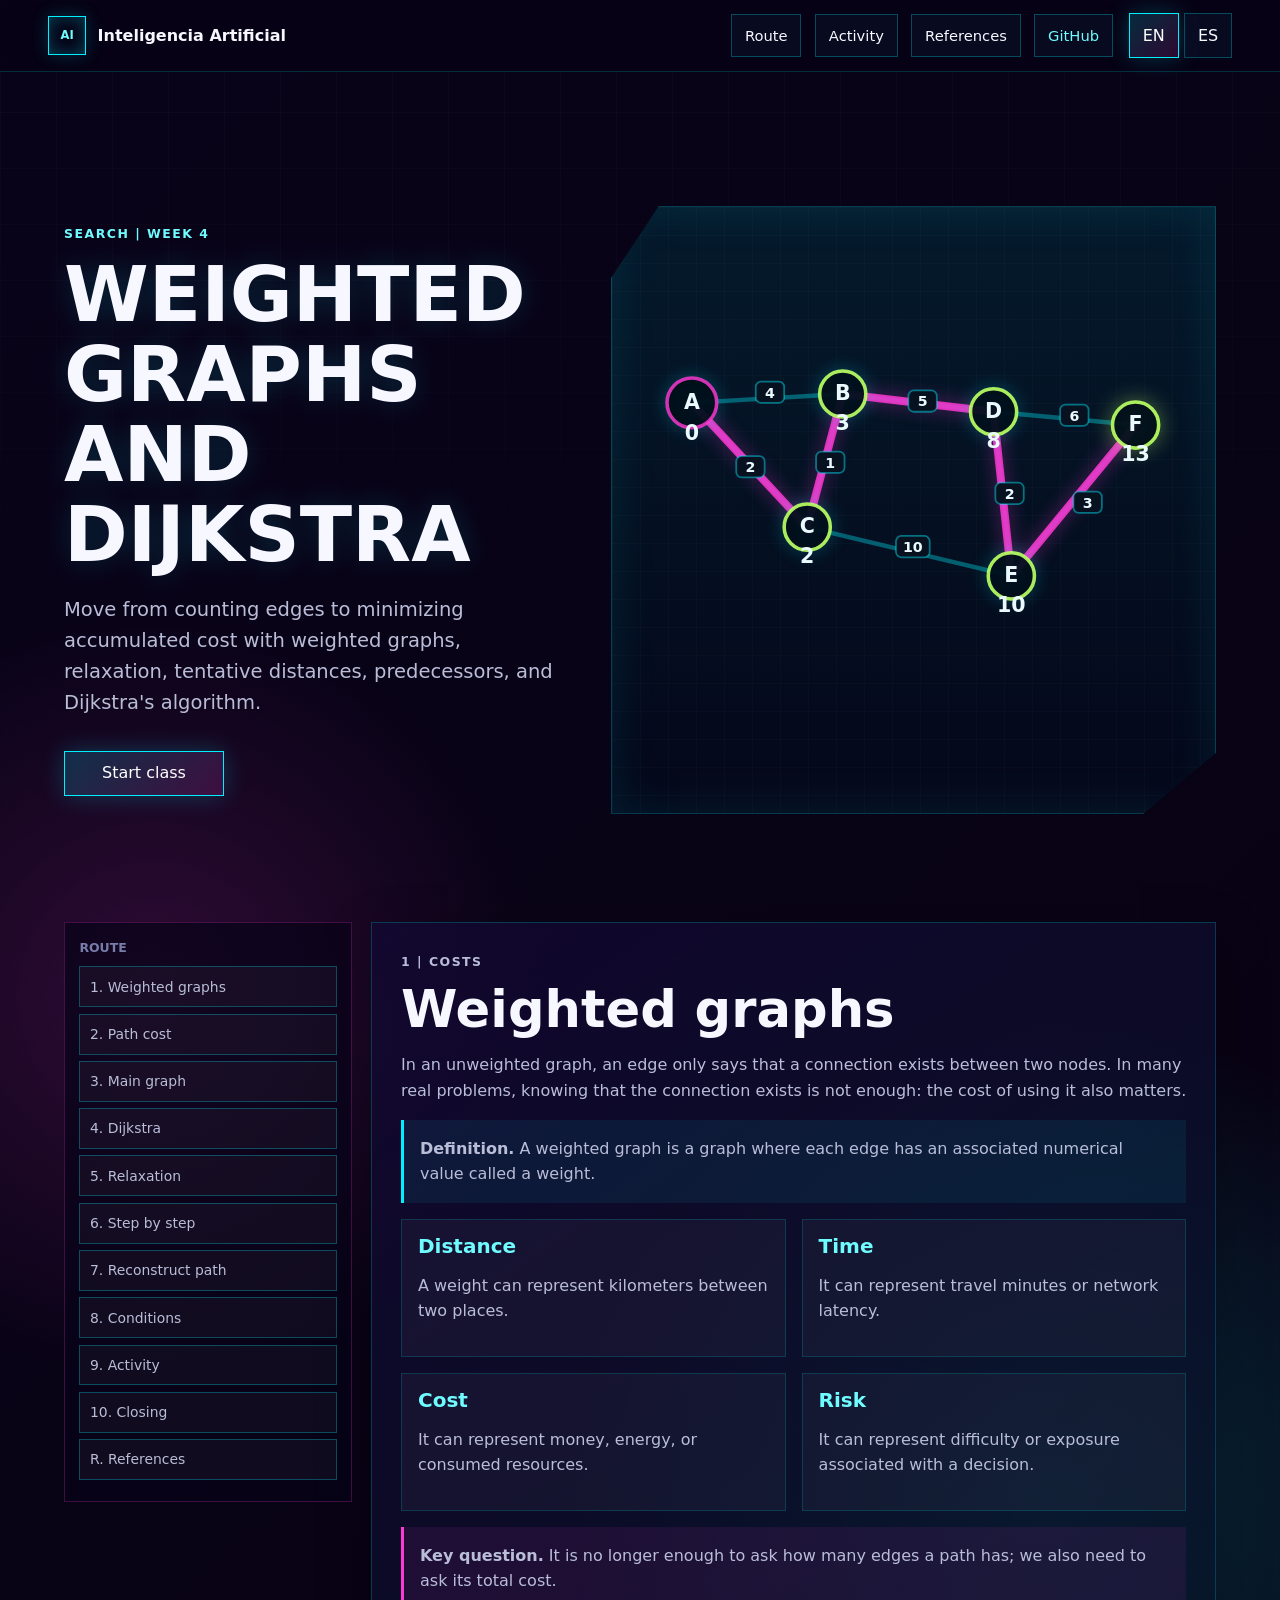
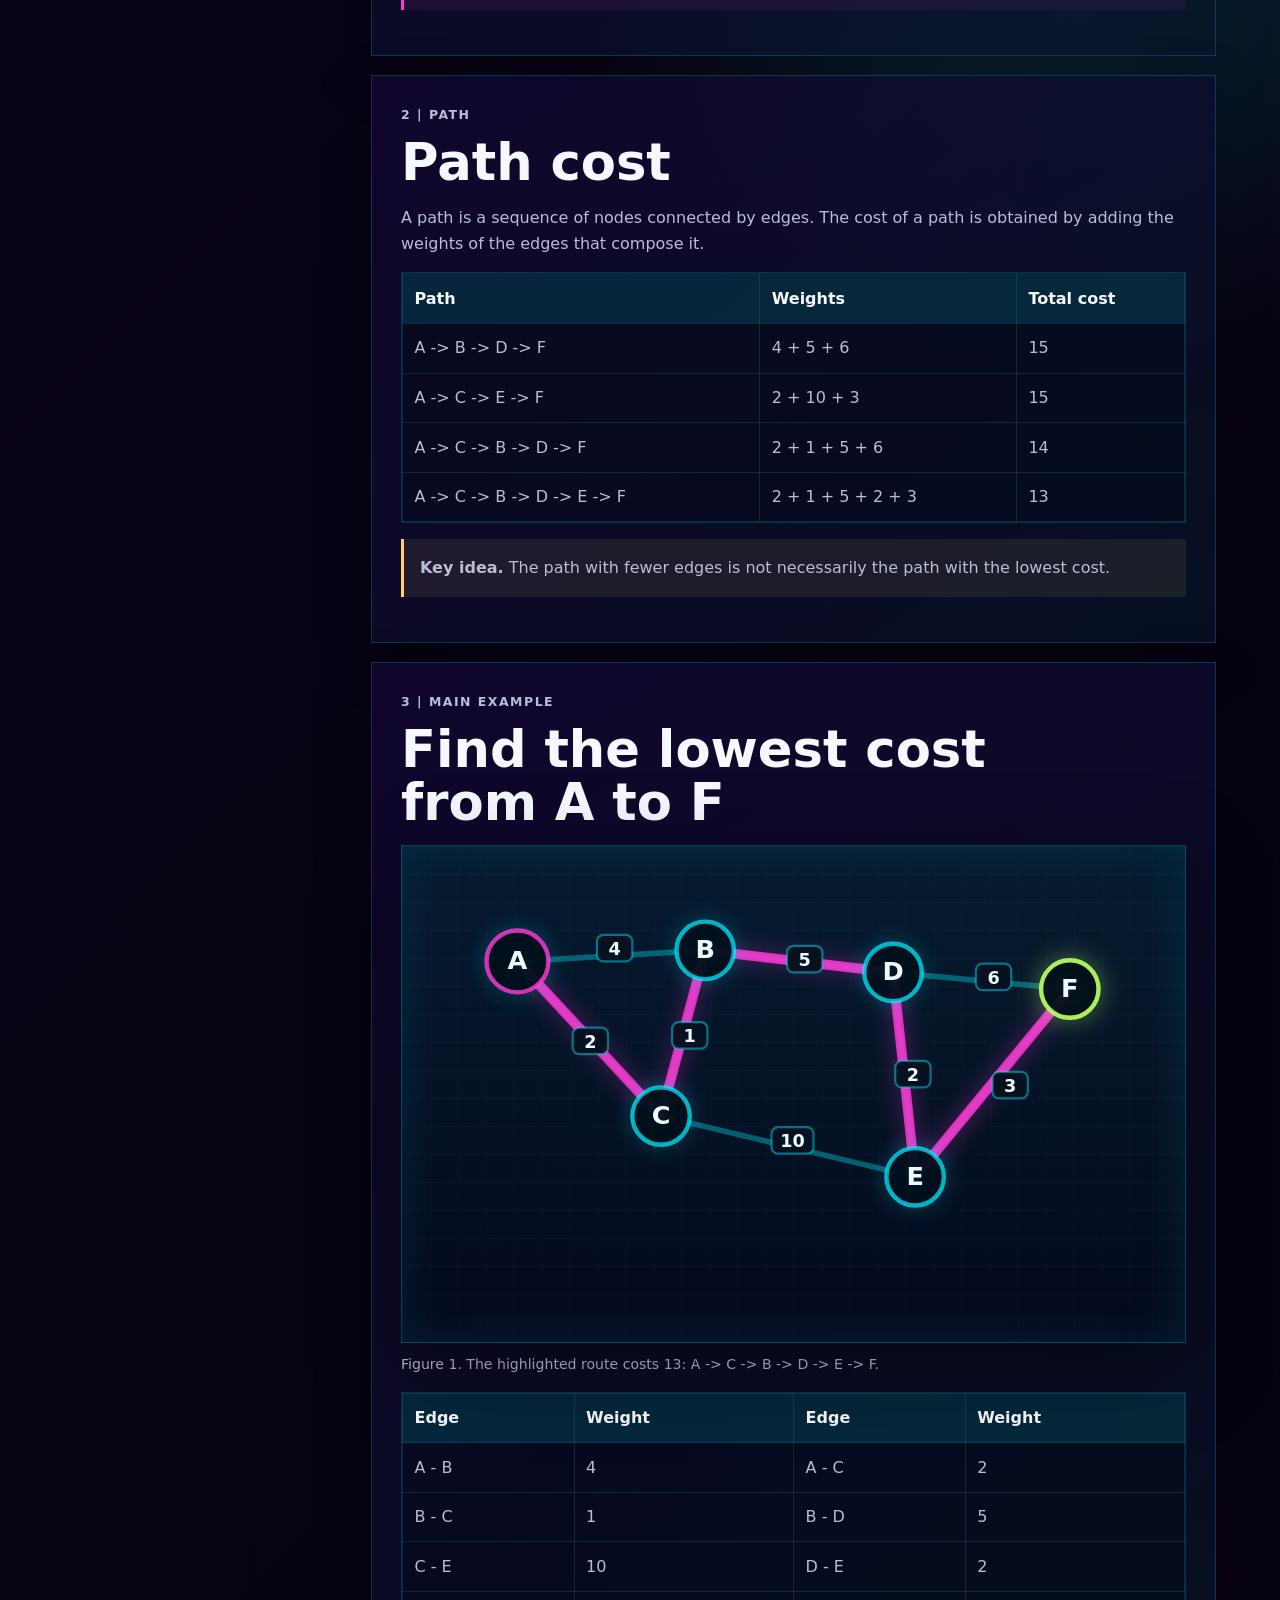
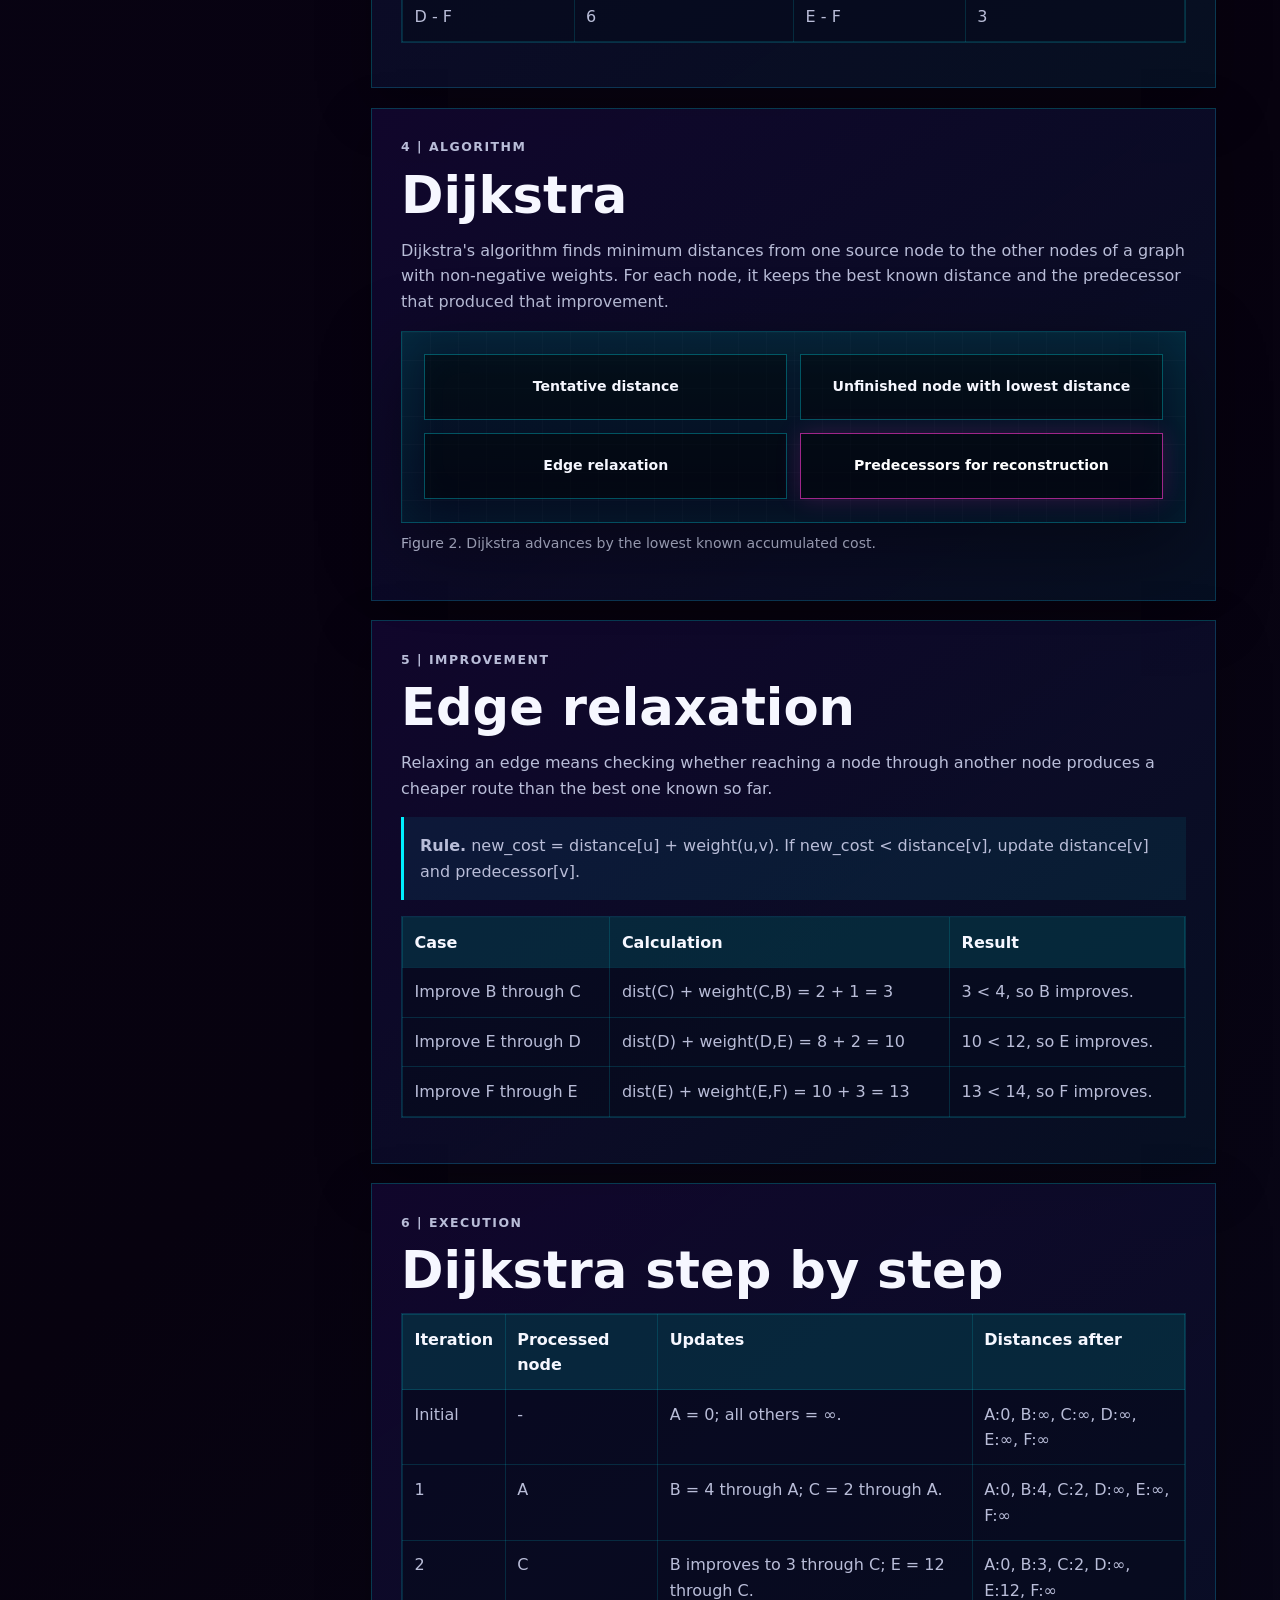
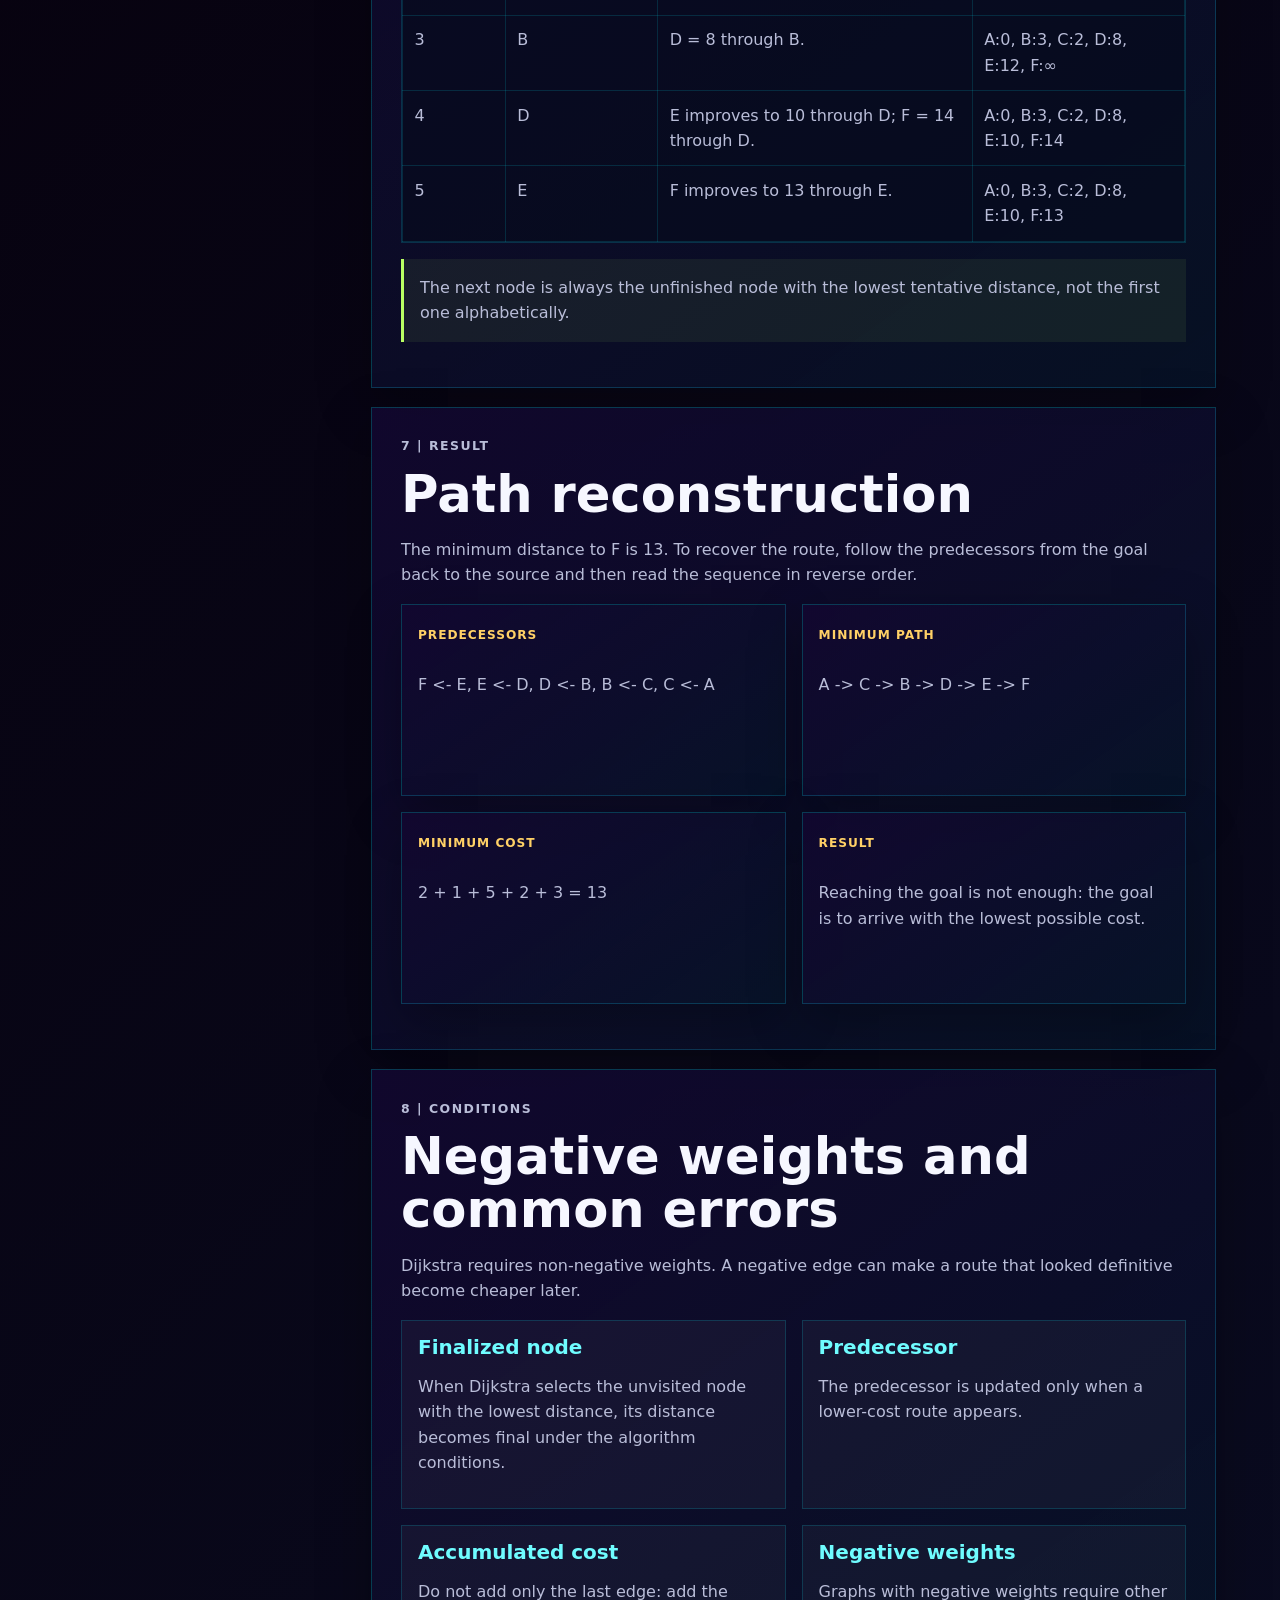
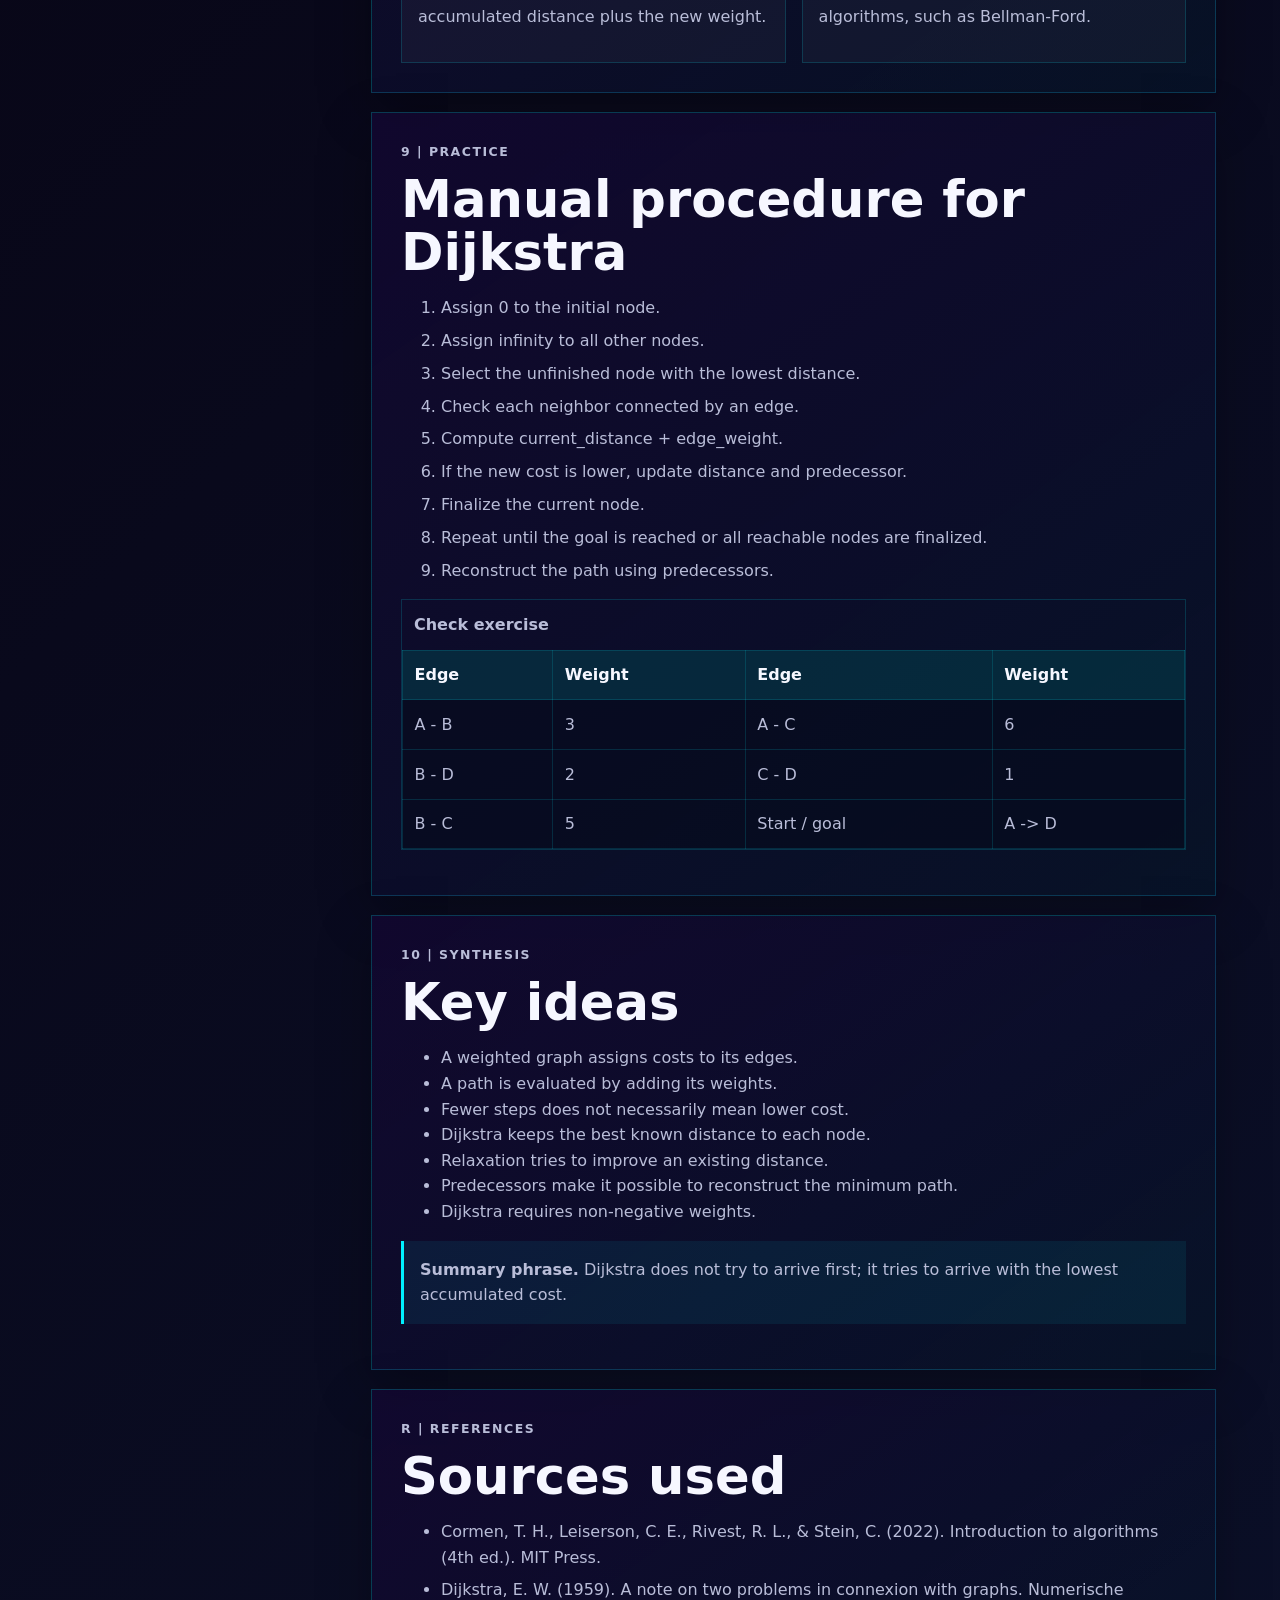
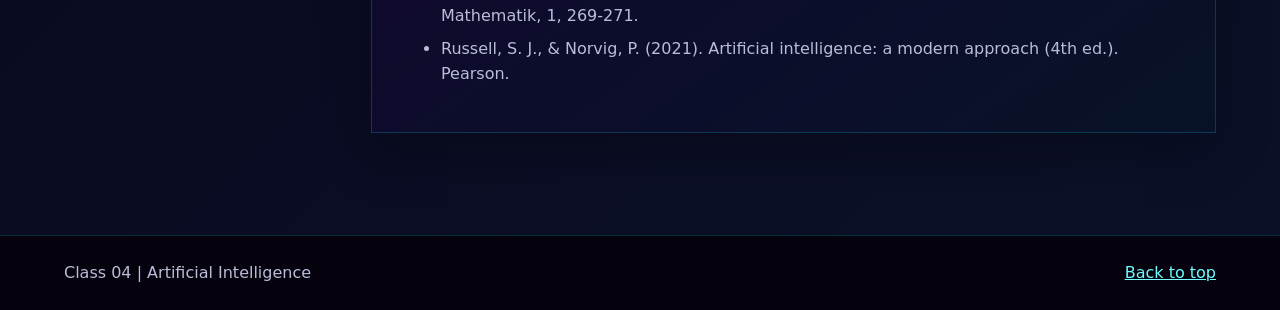
<file: clases/clase-04/index.html>
<!doctype html>
<html lang="en">
  <head>
    <meta charset="utf-8">
    <meta name="viewport" content="width=device-width, initial-scale=1">
    <meta
      name="description"
      content="Clase 04 de Inteligencia Artificial: grafos ponderados y algoritmo de Dijkstra."
    >
    <title>Clase 04 | Grafos ponderados y Dijkstra</title>
    <link rel="stylesheet" href="../../styles.css?v=dijkstra-weighted-graphs-20260822">
  </head>
  <body class="lesson-page">
    <header class="site-header">
      <a class="brand" href="../../" aria-label="Volver al notebook de IA">
        <span class="brand-mark">AI</span>
        <span>Inteligencia Artificial</span>
      </a>
      <nav class="top-nav" aria-label="Navegación de la clase">
        <a href="#ruta" data-lesson-i18n="navRoute">Route</a>
        <a href="#actividad" data-lesson-nav="activity" data-lesson-i18n="navActivity">Activity</a>
        <a href="#referencias" data-lesson-nav="references" data-lesson-i18n="navReferences">References</a>
        <a class="repo-link" href="https://github.com/DIALVEBE/IA" rel="noreferrer">GitHub</a>
      </nav>
      <div class="language-switch" role="group" aria-label="Language switch">
        <button class="lang-button is-active" type="button" data-lang="en">EN</button>
        <button class="lang-button" type="button" data-lang="es">ES</button>
      </div>
    </header>

    <main id="top">
      <section class="lesson-hero">
        <div class="hero-copy">
          <p class="eyebrow" data-lesson-i18n="heroKicker">Search | Week 4</p>
          <h1 data-lesson-i18n="heroTitle">Weighted Graphs and Dijkstra</h1>
          <p class="hero-text" data-lesson-i18n="heroText">
            Move from counting edges to minimizing accumulated cost with weighted
            graphs, relaxation, tentative distances, predecessors, and Dijkstra's
            algorithm.
          </p>
          <div class="hero-actions">
            <a class="primary-action" href="#ruta" data-lesson-i18n="startClass">Start class</a>
          </div>
        </div>
        <figure class="lesson-hero-visual">
          <div class="weighted-hero-graph" aria-label="Weighted graph shortest path">
            <svg viewBox="0 0 680 420" role="img">
              <path class="graph-edge" d="M90 90 L260 80 M90 90 L220 230 M260 80 L220 230 M260 80 L430 100 M220 230 L450 285 M430 100 L450 285 M430 100 L590 115 M450 285 L590 115"></path>
              <path class="graph-path" d="M90 90 L220 230 L260 80 L430 100 L450 285 L590 115"></path>
              <g><rect class="graph-weight" x="162" y="66" width="32" height="24" rx="6"></rect><text class="graph-weight-label" x="178" y="84">4</text></g>
              <g><rect class="graph-weight" x="140" y="150" width="32" height="24" rx="6"></rect><text class="graph-weight-label" x="156" y="168">2</text></g>
              <g><rect class="graph-weight" x="230" y="145" width="32" height="24" rx="6"></rect><text class="graph-weight-label" x="246" y="163">1</text></g>
              <g><rect class="graph-weight" x="334" y="76" width="32" height="24" rx="6"></rect><text class="graph-weight-label" x="350" y="94">5</text></g>
              <g><rect class="graph-weight" x="320" y="240" width="38" height="24" rx="6"></rect><text class="graph-weight-label" x="339" y="258">10</text></g>
              <g><rect class="graph-weight" x="432" y="180" width="32" height="24" rx="6"></rect><text class="graph-weight-label" x="448" y="198">2</text></g>
              <g><rect class="graph-weight" x="505" y="92" width="32" height="24" rx="6"></rect><text class="graph-weight-label" x="521" y="110">6</text></g>
              <g><rect class="graph-weight" x="520" y="190" width="32" height="24" rx="6"></rect><text class="graph-weight-label" x="536" y="208">3</text></g>
              <g class="graph-node start"><circle cx="90" cy="90" r="28"></circle><text x="90" y="97">A</text><text class="graph-distance-label" x="90" y="132">0</text></g>
              <g class="graph-node final"><circle cx="260" cy="80" r="26"></circle><text x="260" y="87">B</text><text class="graph-distance-label" x="260" y="121">3</text></g>
              <g class="graph-node final"><circle cx="220" cy="230" r="26"></circle><text x="220" y="237">C</text><text class="graph-distance-label" x="220" y="271">2</text></g>
              <g class="graph-node final"><circle cx="430" cy="100" r="26"></circle><text x="430" y="107">D</text><text class="graph-distance-label" x="430" y="141">8</text></g>
              <g class="graph-node final"><circle cx="450" cy="285" r="26"></circle><text x="450" y="292">E</text><text class="graph-distance-label" x="450" y="326">10</text></g>
              <g class="graph-node goal"><circle cx="590" cy="115" r="26"></circle><text x="590" y="122">F</text><text class="graph-distance-label" x="590" y="156">13</text></g>
            </svg>
          </div>
        </figure>
      </section>

      <section class="lesson-shell" id="ruta">
        <aside class="topic-index lesson-index" aria-label="Índice de clase">
          <div class="index-title" data-lesson-i18n="routeTitle">Route</div>
          <a href="#ponderados" data-lesson-nav="weighted" data-lesson-i18n="idxWeighted">1. Weighted graphs</a>
          <a href="#costo" data-lesson-nav="cost" data-lesson-i18n="idxCost">2. Path cost</a>
          <a href="#problema" data-lesson-nav="problem" data-lesson-i18n="idxProblem">3. Main graph</a>
          <a href="#dijkstra-es" data-lesson-nav="dijkstra" data-lesson-i18n="idxDijkstra">4. Dijkstra</a>
          <a href="#relajacion" data-lesson-nav="relaxation" data-lesson-i18n="idxRelaxation">5. Relaxation</a>
          <a href="#pasos" data-lesson-nav="steps" data-lesson-i18n="idxSteps">6. Step by step</a>
          <a href="#camino" data-lesson-nav="path" data-lesson-i18n="idxPath">7. Reconstruct path</a>
          <a href="#restricciones" data-lesson-nav="limits" data-lesson-i18n="idxLimits">8. Conditions</a>
          <a href="#actividad" data-lesson-nav="activity" data-lesson-i18n="idxActivity">9. Activity</a>
          <a href="#cierre" data-lesson-nav="closing" data-lesson-i18n="idxClosing">10. Closing</a>
          <a href="#referencias" data-lesson-nav="references" data-lesson-i18n="idxReferences">R. References</a>
        </aside>

        <div class="lesson-content" data-lang-only="es" hidden>
          <section class="lesson-section" id="ponderados">
            <p class="eyebrow">1 | Costos</p>
            <h2>Grafos ponderados</h2>
            <p>
              En un grafo no ponderado, una arista indica que existe una conexión entre
              dos nodos. En muchos problemas reales no basta con saber que la conexión
              existe: también importa cuánto cuesta recorrerla.
            </p>
            <aside class="callout"><strong>Definición.</strong> Un grafo ponderado es un grafo en el que cada arista tiene asociado un valor numérico llamado peso.</aside>
            <div class="concept-list">
              <article><h3>Distancia</h3><p>El peso puede representar kilómetros entre dos lugares.</p></article>
              <article><h3>Tiempo</h3><p>Puede representar minutos de desplazamiento o latencia de red.</p></article>
              <article><h3>Costo</h3><p>Puede representar dinero, energía o recursos consumidos.</p></article>
              <article><h3>Riesgo</h3><p>Puede representar dificultad o exposición asociada a una decisión.</p></article>
            </div>
            <aside class="question"><strong>Pregunta clave.</strong> Ya no basta con preguntar cuántas aristas tiene el camino; también hay que preguntar cuál es el costo total.</aside>
          </section>

          <section class="lesson-section" id="costo">
            <p class="eyebrow">2 | Camino</p>
            <h2>Costo de un camino</h2>
            <p>
              Un camino es una secuencia de nodos conectados por aristas. El costo de
              un camino se obtiene sumando los pesos de las aristas que lo componen.
            </p>
            <div class="table-wrap">
              <table>
                <thead><tr><th>Camino</th><th>Pesos</th><th>Costo total</th></tr></thead>
                <tbody>
                  <tr><td>A -> B -> D -> F</td><td>4 + 5 + 6</td><td>15</td></tr>
                  <tr><td>A -> C -> E -> F</td><td>2 + 10 + 3</td><td>15</td></tr>
                  <tr><td>A -> C -> B -> D -> F</td><td>2 + 1 + 5 + 6</td><td>14</td></tr>
                  <tr><td>A -> C -> B -> D -> E -> F</td><td>2 + 1 + 5 + 2 + 3</td><td>13</td></tr>
                </tbody>
              </table>
            </div>
            <aside class="warning callout"><strong>Idea clave.</strong> El camino con menos aristas no necesariamente es el camino de menor costo.</aside>
          </section>

          <section class="lesson-section" id="problema">
            <p class="eyebrow">3 | Ejemplo principal</p>
            <h2>Encontrar el menor costo de A a F</h2>
            <figure class="lesson-figure">
              <div class="graph-panel">
                <svg class="graph-svg" viewBox="0 0 680 420" role="img" aria-label="Grafo ponderado principal">
                  <path class="graph-edge" d="M90 90 L260 80 M90 90 L220 230 M260 80 L220 230 M260 80 L430 100 M220 230 L450 285 M430 100 L450 285 M430 100 L590 115 M450 285 L590 115"></path>
                  <path class="graph-path" d="M90 90 L220 230 L260 80 L430 100 L450 285 L590 115"></path>
                  <g><rect class="graph-weight" x="162" y="66" width="32" height="24" rx="6"></rect><text class="graph-weight-label" x="178" y="84">4</text></g>
                  <g><rect class="graph-weight" x="140" y="150" width="32" height="24" rx="6"></rect><text class="graph-weight-label" x="156" y="168">2</text></g>
                  <g><rect class="graph-weight" x="230" y="145" width="32" height="24" rx="6"></rect><text class="graph-weight-label" x="246" y="163">1</text></g>
                  <g><rect class="graph-weight" x="334" y="76" width="32" height="24" rx="6"></rect><text class="graph-weight-label" x="350" y="94">5</text></g>
                  <g><rect class="graph-weight" x="320" y="240" width="38" height="24" rx="6"></rect><text class="graph-weight-label" x="339" y="258">10</text></g>
                  <g><rect class="graph-weight" x="432" y="180" width="32" height="24" rx="6"></rect><text class="graph-weight-label" x="448" y="198">2</text></g>
                  <g><rect class="graph-weight" x="505" y="92" width="32" height="24" rx="6"></rect><text class="graph-weight-label" x="521" y="110">6</text></g>
                  <g><rect class="graph-weight" x="520" y="190" width="32" height="24" rx="6"></rect><text class="graph-weight-label" x="536" y="208">3</text></g>
                  <g class="graph-node start"><circle cx="90" cy="90" r="28"></circle><text x="90" y="97">A</text></g>
                  <g class="graph-node"><circle cx="260" cy="80" r="26"></circle><text x="260" y="87">B</text></g>
                  <g class="graph-node"><circle cx="220" cy="230" r="26"></circle><text x="220" y="237">C</text></g>
                  <g class="graph-node"><circle cx="430" cy="100" r="26"></circle><text x="430" y="107">D</text></g>
                  <g class="graph-node"><circle cx="450" cy="285" r="26"></circle><text x="450" y="292">E</text></g>
                  <g class="graph-node goal"><circle cx="590" cy="115" r="26"></circle><text x="590" y="122">F</text></g>
                </svg>
              </div>
              <figcaption>Figura 1. La ruta resaltada tiene costo 13: A -> C -> B -> D -> E -> F.</figcaption>
            </figure>
            <div class="table-wrap">
              <table>
                <thead><tr><th>Arista</th><th>Peso</th><th>Arista</th><th>Peso</th></tr></thead>
                <tbody>
                  <tr><td>A - B</td><td>4</td><td>A - C</td><td>2</td></tr>
                  <tr><td>B - C</td><td>1</td><td>B - D</td><td>5</td></tr>
                  <tr><td>C - E</td><td>10</td><td>D - E</td><td>2</td></tr>
                  <tr><td>D - F</td><td>6</td><td>E - F</td><td>3</td></tr>
                </tbody>
              </table>
            </div>
          </section>

          <section class="lesson-section" id="dijkstra-es">
            <p class="eyebrow">4 | Algoritmo</p>
            <h2>Dijkstra</h2>
            <p>
              El algoritmo de Dijkstra encuentra distancias mínimas desde un nodo origen
              hacia los demás nodos de un grafo con pesos no negativos. Para cada nodo
              mantiene la mejor distancia conocida y el predecesor que produjo esa mejora.
            </p>
            <figure class="lesson-figure">
              <div class="lesson-diagram dijkstra-rule-diagram" role="img" aria-label="Ideas centrales de Dijkstra">
                <span>Distancia tentativa</span>
                <span>Nodo no finalizado de menor distancia</span>
                <span>Relajación de aristas</span>
                <strong>Predecesores para reconstruir</strong>
              </div>
              <figcaption>Figura 2. Dijkstra avanza por menor costo acumulado conocido.</figcaption>
            </figure>
          </section>

          <section class="lesson-section" id="relajacion">
            <p class="eyebrow">5 | Mejora</p>
            <h2>Relajación de una arista</h2>
            <p>
              Relajar una arista significa verificar si llegar a un nodo pasando por
              otro nodo produce una ruta más barata que la mejor conocida hasta ahora.
            </p>
            <aside class="callout"><strong>Regla.</strong> nuevo_costo = distancia[u] + peso(u,v). Si nuevo_costo &lt; distancia[v], se actualiza distancia[v] y predecesor[v].</aside>
            <div class="table-wrap">
              <table>
                <thead><tr><th>Caso</th><th>Cálculo</th><th>Resultado</th></tr></thead>
                <tbody>
                  <tr><td>Mejorar B pasando por C</td><td>dist(C) + peso(C,B) = 2 + 1 = 3</td><td>3 &lt; 4, entonces B mejora.</td></tr>
                  <tr><td>Mejorar E pasando por D</td><td>dist(D) + peso(D,E) = 8 + 2 = 10</td><td>10 &lt; 12, entonces E mejora.</td></tr>
                  <tr><td>Mejorar F pasando por E</td><td>dist(E) + peso(E,F) = 10 + 3 = 13</td><td>13 &lt; 14, entonces F mejora.</td></tr>
                </tbody>
              </table>
            </div>
          </section>

          <section class="lesson-section" id="pasos">
            <p class="eyebrow">6 | Ejecución</p>
            <h2>Dijkstra paso a paso</h2>
            <div class="table-wrap">
              <table>
                <thead><tr><th>Iteración</th><th>Nodo procesado</th><th>Actualizaciones</th><th>Distancias después</th></tr></thead>
                <tbody>
                  <tr><td>Inicial</td><td>-</td><td>A = 0; los demás = ∞.</td><td>A:0, B:∞, C:∞, D:∞, E:∞, F:∞</td></tr>
                  <tr><td>1</td><td>A</td><td>B = 4 por A; C = 2 por A.</td><td>A:0, B:4, C:2, D:∞, E:∞, F:∞</td></tr>
                  <tr><td>2</td><td>C</td><td>B mejora a 3 por C; E = 12 por C.</td><td>A:0, B:3, C:2, D:∞, E:12, F:∞</td></tr>
                  <tr><td>3</td><td>B</td><td>D = 8 por B.</td><td>A:0, B:3, C:2, D:8, E:12, F:∞</td></tr>
                  <tr><td>4</td><td>D</td><td>E mejora a 10 por D; F = 14 por D.</td><td>A:0, B:3, C:2, D:8, E:10, F:14</td></tr>
                  <tr><td>5</td><td>E</td><td>F mejora a 13 por E.</td><td>A:0, B:3, C:2, D:8, E:10, F:13</td></tr>
                </tbody>
              </table>
            </div>
            <aside class="study-note">El siguiente nodo siempre es el no finalizado con menor distancia tentativa, no el primero por orden alfabético.</aside>
          </section>

          <section class="lesson-section" id="camino">
            <p class="eyebrow">7 | Resultado</p>
            <h2>Reconstrucción del camino</h2>
            <p>
              La distancia mínima hasta F es 13. Para conocer la ruta se siguen los
              predecesores desde el objetivo hacia el origen y luego se lee la secuencia
              en sentido contrario.
            </p>
            <div class="info-grid">
              <article class="detail-card"><span class="label">Predecesores</span><p>F <- E, E <- D, D <- B, B <- C, C <- A</p></article>
              <article class="detail-card"><span class="label">Camino mínimo</span><p>A -> C -> B -> D -> E -> F</p></article>
              <article class="detail-card"><span class="label">Costo mínimo</span><p>2 + 1 + 5 + 2 + 3 = 13</p></article>
              <article class="detail-card"><span class="label">Resultado</span><p>Llegar no es suficiente: se busca llegar con el menor costo posible.</p></article>
            </div>
          </section>

          <section class="lesson-section" id="restricciones">
            <p class="eyebrow">8 | Condiciones</p>
            <h2>Pesos negativos y errores frecuentes</h2>
            <p>
              Dijkstra requiere pesos no negativos. Una arista negativa puede hacer que
              una ruta que parecía definitiva se vuelva más barata después.
            </p>
            <div class="concept-list">
              <article><h3>Nodo finalizado</h3><p>Cuando Dijkstra selecciona el nodo no visitado de menor distancia, su distancia queda definitiva bajo las condiciones del algoritmo.</p></article>
              <article><h3>Predecesor</h3><p>El predecesor solo se actualiza cuando aparece una ruta de menor costo.</p></article>
              <article><h3>Costo acumulado</h3><p>No se suma únicamente la última arista: se suma la distancia acumulada más el peso nuevo.</p></article>
              <article><h3>Pesos negativos</h3><p>Para grafos con pesos negativos se usan otros algoritmos, como Bellman-Ford.</p></article>
            </div>
          </section>

          <section class="lesson-section" id="actividad">
            <p class="eyebrow">9 | Práctica</p>
            <h2>Procedimiento manual para Dijkstra</h2>
            <ol class="step-list">
              <li>Asigna 0 al nodo inicial.</li>
              <li>Asigna infinito a todos los demás nodos.</li>
              <li>Selecciona el nodo no finalizado con menor distancia.</li>
              <li>Revisa cada vecino conectado por una arista.</li>
              <li>Calcula distancia_actual + peso_de_la_arista.</li>
              <li>Si el nuevo costo es menor, actualiza distancia y predecesor.</li>
              <li>Finaliza el nodo actual.</li>
              <li>Repite hasta llegar al objetivo o finalizar todos los nodos alcanzables.</li>
              <li>Reconstruye el camino usando los predecesores.</li>
            </ol>
            <div class="table-wrap">
              <table>
                <caption>Ejercicio de comprobación</caption>
                <thead><tr><th>Arista</th><th>Peso</th><th>Arista</th><th>Peso</th></tr></thead>
                <tbody>
                  <tr><td>A - B</td><td>3</td><td>A - C</td><td>6</td></tr>
                  <tr><td>B - D</td><td>2</td><td>C - D</td><td>1</td></tr>
                  <tr><td>B - C</td><td>5</td><td>Inicio / objetivo</td><td>A -> D</td></tr>
                </tbody>
              </table>
            </div>
          </section>

          <section class="lesson-section" id="cierre">
            <p class="eyebrow">10 | Síntesis</p>
            <h2>Ideas clave</h2>
            <ul>
              <li>Un grafo ponderado asigna costos a sus aristas.</li>
              <li>Un camino se evalúa sumando sus pesos.</li>
              <li>Menos pasos no significa necesariamente menor costo.</li>
              <li>Dijkstra mantiene la mejor distancia conocida hacia cada nodo.</li>
              <li>La relajación intenta mejorar una distancia existente.</li>
              <li>Los predecesores permiten reconstruir el camino mínimo.</li>
              <li>Dijkstra requiere pesos no negativos.</li>
            </ul>
            <aside class="callout"><strong>Frase resumen.</strong> Dijkstra no busca llegar primero; busca llegar con el menor costo acumulado.</aside>
          </section>

          <section class="lesson-section" id="referencias">
            <p class="eyebrow">R | Referencias</p>
            <h2>Fuentes utilizadas</h2>
            <ul class="reference-list">
              <li>Cormen, T. H., Leiserson, C. E., Rivest, R. L., & Stein, C. (2022). Introduction to algorithms (4th ed.). MIT Press.</li>
              <li>Dijkstra, E. W. (1959). A note on two problems in connexion with graphs. Numerische Mathematik, 1, 269-271.</li>
              <li>Russell, S. J., & Norvig, P. (2021). Artificial intelligence: a modern approach (4th ed.). Pearson.</li>
            </ul>
          </section>
        </div>

        <div class="lesson-content" data-lang-only="en">
          <section class="lesson-section" id="weighted">
            <p class="eyebrow">1 | Costs</p>
            <h2>Weighted graphs</h2>
            <p>
              In an unweighted graph, an edge only says that a connection exists between
              two nodes. In many real problems, knowing that the connection exists is
              not enough: the cost of using it also matters.
            </p>
            <aside class="callout"><strong>Definition.</strong> A weighted graph is a graph where each edge has an associated numerical value called a weight.</aside>
            <div class="concept-list">
              <article><h3>Distance</h3><p>A weight can represent kilometers between two places.</p></article>
              <article><h3>Time</h3><p>It can represent travel minutes or network latency.</p></article>
              <article><h3>Cost</h3><p>It can represent money, energy, or consumed resources.</p></article>
              <article><h3>Risk</h3><p>It can represent difficulty or exposure associated with a decision.</p></article>
            </div>
            <aside class="question"><strong>Key question.</strong> It is no longer enough to ask how many edges a path has; we also need to ask its total cost.</aside>
          </section>

          <section class="lesson-section" id="cost">
            <p class="eyebrow">2 | Path</p>
            <h2>Path cost</h2>
            <p>
              A path is a sequence of nodes connected by edges. The cost of a path is
              obtained by adding the weights of the edges that compose it.
            </p>
            <div class="table-wrap">
              <table>
                <thead><tr><th>Path</th><th>Weights</th><th>Total cost</th></tr></thead>
                <tbody>
                  <tr><td>A -> B -> D -> F</td><td>4 + 5 + 6</td><td>15</td></tr>
                  <tr><td>A -> C -> E -> F</td><td>2 + 10 + 3</td><td>15</td></tr>
                  <tr><td>A -> C -> B -> D -> F</td><td>2 + 1 + 5 + 6</td><td>14</td></tr>
                  <tr><td>A -> C -> B -> D -> E -> F</td><td>2 + 1 + 5 + 2 + 3</td><td>13</td></tr>
                </tbody>
              </table>
            </div>
            <aside class="warning callout"><strong>Key idea.</strong> The path with fewer edges is not necessarily the path with the lowest cost.</aside>
          </section>

          <section class="lesson-section" id="problem">
            <p class="eyebrow">3 | Main example</p>
            <h2>Find the lowest cost from A to F</h2>
            <figure class="lesson-figure">
              <div class="graph-panel">
                <svg class="graph-svg" viewBox="0 0 680 420" role="img" aria-label="Main weighted graph">
                  <path class="graph-edge" d="M90 90 L260 80 M90 90 L220 230 M260 80 L220 230 M260 80 L430 100 M220 230 L450 285 M430 100 L450 285 M430 100 L590 115 M450 285 L590 115"></path>
                  <path class="graph-path" d="M90 90 L220 230 L260 80 L430 100 L450 285 L590 115"></path>
                  <g><rect class="graph-weight" x="162" y="66" width="32" height="24" rx="6"></rect><text class="graph-weight-label" x="178" y="84">4</text></g>
                  <g><rect class="graph-weight" x="140" y="150" width="32" height="24" rx="6"></rect><text class="graph-weight-label" x="156" y="168">2</text></g>
                  <g><rect class="graph-weight" x="230" y="145" width="32" height="24" rx="6"></rect><text class="graph-weight-label" x="246" y="163">1</text></g>
                  <g><rect class="graph-weight" x="334" y="76" width="32" height="24" rx="6"></rect><text class="graph-weight-label" x="350" y="94">5</text></g>
                  <g><rect class="graph-weight" x="320" y="240" width="38" height="24" rx="6"></rect><text class="graph-weight-label" x="339" y="258">10</text></g>
                  <g><rect class="graph-weight" x="432" y="180" width="32" height="24" rx="6"></rect><text class="graph-weight-label" x="448" y="198">2</text></g>
                  <g><rect class="graph-weight" x="505" y="92" width="32" height="24" rx="6"></rect><text class="graph-weight-label" x="521" y="110">6</text></g>
                  <g><rect class="graph-weight" x="520" y="190" width="32" height="24" rx="6"></rect><text class="graph-weight-label" x="536" y="208">3</text></g>
                  <g class="graph-node start"><circle cx="90" cy="90" r="28"></circle><text x="90" y="97">A</text></g>
                  <g class="graph-node"><circle cx="260" cy="80" r="26"></circle><text x="260" y="87">B</text></g>
                  <g class="graph-node"><circle cx="220" cy="230" r="26"></circle><text x="220" y="237">C</text></g>
                  <g class="graph-node"><circle cx="430" cy="100" r="26"></circle><text x="430" y="107">D</text></g>
                  <g class="graph-node"><circle cx="450" cy="285" r="26"></circle><text x="450" y="292">E</text></g>
                  <g class="graph-node goal"><circle cx="590" cy="115" r="26"></circle><text x="590" y="122">F</text></g>
                </svg>
              </div>
              <figcaption>Figure 1. The highlighted route costs 13: A -> C -> B -> D -> E -> F.</figcaption>
            </figure>
            <div class="table-wrap">
              <table>
                <thead><tr><th>Edge</th><th>Weight</th><th>Edge</th><th>Weight</th></tr></thead>
                <tbody>
                  <tr><td>A - B</td><td>4</td><td>A - C</td><td>2</td></tr>
                  <tr><td>B - C</td><td>1</td><td>B - D</td><td>5</td></tr>
                  <tr><td>C - E</td><td>10</td><td>D - E</td><td>2</td></tr>
                  <tr><td>D - F</td><td>6</td><td>E - F</td><td>3</td></tr>
                </tbody>
              </table>
            </div>
          </section>

          <section class="lesson-section" id="dijkstra">
            <p class="eyebrow">4 | Algorithm</p>
            <h2>Dijkstra</h2>
            <p>
              Dijkstra's algorithm finds minimum distances from one source node to the
              other nodes of a graph with non-negative weights. For each node, it keeps
              the best known distance and the predecessor that produced that improvement.
            </p>
            <figure class="lesson-figure">
              <div class="lesson-diagram dijkstra-rule-diagram" role="img" aria-label="Core ideas of Dijkstra">
                <span>Tentative distance</span>
                <span>Unfinished node with lowest distance</span>
                <span>Edge relaxation</span>
                <strong>Predecessors for reconstruction</strong>
              </div>
              <figcaption>Figure 2. Dijkstra advances by the lowest known accumulated cost.</figcaption>
            </figure>
          </section>

          <section class="lesson-section" id="relaxation">
            <p class="eyebrow">5 | Improvement</p>
            <h2>Edge relaxation</h2>
            <p>
              Relaxing an edge means checking whether reaching a node through another
              node produces a cheaper route than the best one known so far.
            </p>
            <aside class="callout"><strong>Rule.</strong> new_cost = distance[u] + weight(u,v). If new_cost &lt; distance[v], update distance[v] and predecessor[v].</aside>
            <div class="table-wrap">
              <table>
                <thead><tr><th>Case</th><th>Calculation</th><th>Result</th></tr></thead>
                <tbody>
                  <tr><td>Improve B through C</td><td>dist(C) + weight(C,B) = 2 + 1 = 3</td><td>3 &lt; 4, so B improves.</td></tr>
                  <tr><td>Improve E through D</td><td>dist(D) + weight(D,E) = 8 + 2 = 10</td><td>10 &lt; 12, so E improves.</td></tr>
                  <tr><td>Improve F through E</td><td>dist(E) + weight(E,F) = 10 + 3 = 13</td><td>13 &lt; 14, so F improves.</td></tr>
                </tbody>
              </table>
            </div>
          </section>

          <section class="lesson-section" id="steps">
            <p class="eyebrow">6 | Execution</p>
            <h2>Dijkstra step by step</h2>
            <div class="table-wrap">
              <table>
                <thead><tr><th>Iteration</th><th>Processed node</th><th>Updates</th><th>Distances after</th></tr></thead>
                <tbody>
                  <tr><td>Initial</td><td>-</td><td>A = 0; all others = ∞.</td><td>A:0, B:∞, C:∞, D:∞, E:∞, F:∞</td></tr>
                  <tr><td>1</td><td>A</td><td>B = 4 through A; C = 2 through A.</td><td>A:0, B:4, C:2, D:∞, E:∞, F:∞</td></tr>
                  <tr><td>2</td><td>C</td><td>B improves to 3 through C; E = 12 through C.</td><td>A:0, B:3, C:2, D:∞, E:12, F:∞</td></tr>
                  <tr><td>3</td><td>B</td><td>D = 8 through B.</td><td>A:0, B:3, C:2, D:8, E:12, F:∞</td></tr>
                  <tr><td>4</td><td>D</td><td>E improves to 10 through D; F = 14 through D.</td><td>A:0, B:3, C:2, D:8, E:10, F:14</td></tr>
                  <tr><td>5</td><td>E</td><td>F improves to 13 through E.</td><td>A:0, B:3, C:2, D:8, E:10, F:13</td></tr>
                </tbody>
              </table>
            </div>
            <aside class="study-note">The next node is always the unfinished node with the lowest tentative distance, not the first one alphabetically.</aside>
          </section>

          <section class="lesson-section" id="path">
            <p class="eyebrow">7 | Result</p>
            <h2>Path reconstruction</h2>
            <p>
              The minimum distance to F is 13. To recover the route, follow the
              predecessors from the goal back to the source and then read the sequence
              in reverse order.
            </p>
            <div class="info-grid">
              <article class="detail-card"><span class="label">Predecessors</span><p>F <- E, E <- D, D <- B, B <- C, C <- A</p></article>
              <article class="detail-card"><span class="label">Minimum path</span><p>A -> C -> B -> D -> E -> F</p></article>
              <article class="detail-card"><span class="label">Minimum cost</span><p>2 + 1 + 5 + 2 + 3 = 13</p></article>
              <article class="detail-card"><span class="label">Result</span><p>Reaching the goal is not enough: the goal is to arrive with the lowest possible cost.</p></article>
            </div>
          </section>

          <section class="lesson-section" id="limits">
            <p class="eyebrow">8 | Conditions</p>
            <h2>Negative weights and common errors</h2>
            <p>
              Dijkstra requires non-negative weights. A negative edge can make a route
              that looked definitive become cheaper later.
            </p>
            <div class="concept-list">
              <article><h3>Finalized node</h3><p>When Dijkstra selects the unvisited node with the lowest distance, its distance becomes final under the algorithm conditions.</p></article>
              <article><h3>Predecessor</h3><p>The predecessor is updated only when a lower-cost route appears.</p></article>
              <article><h3>Accumulated cost</h3><p>Do not add only the last edge: add the accumulated distance plus the new weight.</p></article>
              <article><h3>Negative weights</h3><p>Graphs with negative weights require other algorithms, such as Bellman-Ford.</p></article>
            </div>
          </section>

          <section class="lesson-section" id="activity-en">
            <p class="eyebrow">9 | Practice</p>
            <h2>Manual procedure for Dijkstra</h2>
            <ol class="step-list">
              <li>Assign 0 to the initial node.</li>
              <li>Assign infinity to all other nodes.</li>
              <li>Select the unfinished node with the lowest distance.</li>
              <li>Check each neighbor connected by an edge.</li>
              <li>Compute current_distance + edge_weight.</li>
              <li>If the new cost is lower, update distance and predecessor.</li>
              <li>Finalize the current node.</li>
              <li>Repeat until the goal is reached or all reachable nodes are finalized.</li>
              <li>Reconstruct the path using predecessors.</li>
            </ol>
            <div class="table-wrap">
              <table>
                <caption>Check exercise</caption>
                <thead><tr><th>Edge</th><th>Weight</th><th>Edge</th><th>Weight</th></tr></thead>
                <tbody>
                  <tr><td>A - B</td><td>3</td><td>A - C</td><td>6</td></tr>
                  <tr><td>B - D</td><td>2</td><td>C - D</td><td>1</td></tr>
                  <tr><td>B - C</td><td>5</td><td>Start / goal</td><td>A -> D</td></tr>
                </tbody>
              </table>
            </div>
          </section>

          <section class="lesson-section" id="closing">
            <p class="eyebrow">10 | Synthesis</p>
            <h2>Key ideas</h2>
            <ul>
              <li>A weighted graph assigns costs to its edges.</li>
              <li>A path is evaluated by adding its weights.</li>
              <li>Fewer steps does not necessarily mean lower cost.</li>
              <li>Dijkstra keeps the best known distance to each node.</li>
              <li>Relaxation tries to improve an existing distance.</li>
              <li>Predecessors make it possible to reconstruct the minimum path.</li>
              <li>Dijkstra requires non-negative weights.</li>
            </ul>
            <aside class="callout"><strong>Summary phrase.</strong> Dijkstra does not try to arrive first; it tries to arrive with the lowest accumulated cost.</aside>
          </section>

          <section class="lesson-section" id="references-en">
            <p class="eyebrow">R | References</p>
            <h2>Sources used</h2>
            <ul class="reference-list">
              <li>Cormen, T. H., Leiserson, C. E., Rivest, R. L., & Stein, C. (2022). Introduction to algorithms (4th ed.). MIT Press.</li>
              <li>Dijkstra, E. W. (1959). A note on two problems in connexion with graphs. Numerische Mathematik, 1, 269-271.</li>
              <li>Russell, S. J., & Norvig, P. (2021). Artificial intelligence: a modern approach (4th ed.). Pearson.</li>
            </ul>
          </section>
        </div>
      </section>
    </main>

    <footer class="site-footer">
      <span data-lesson-i18n="footerText">Class 04 | Artificial Intelligence</span>
      <a href="#top" data-lesson-i18n="backTop">Back to top</a>
    </footer>
    <script src="lesson.js?v=dijkstra-weighted-graphs-20260822"></script>
  </body>
</html>
</file>
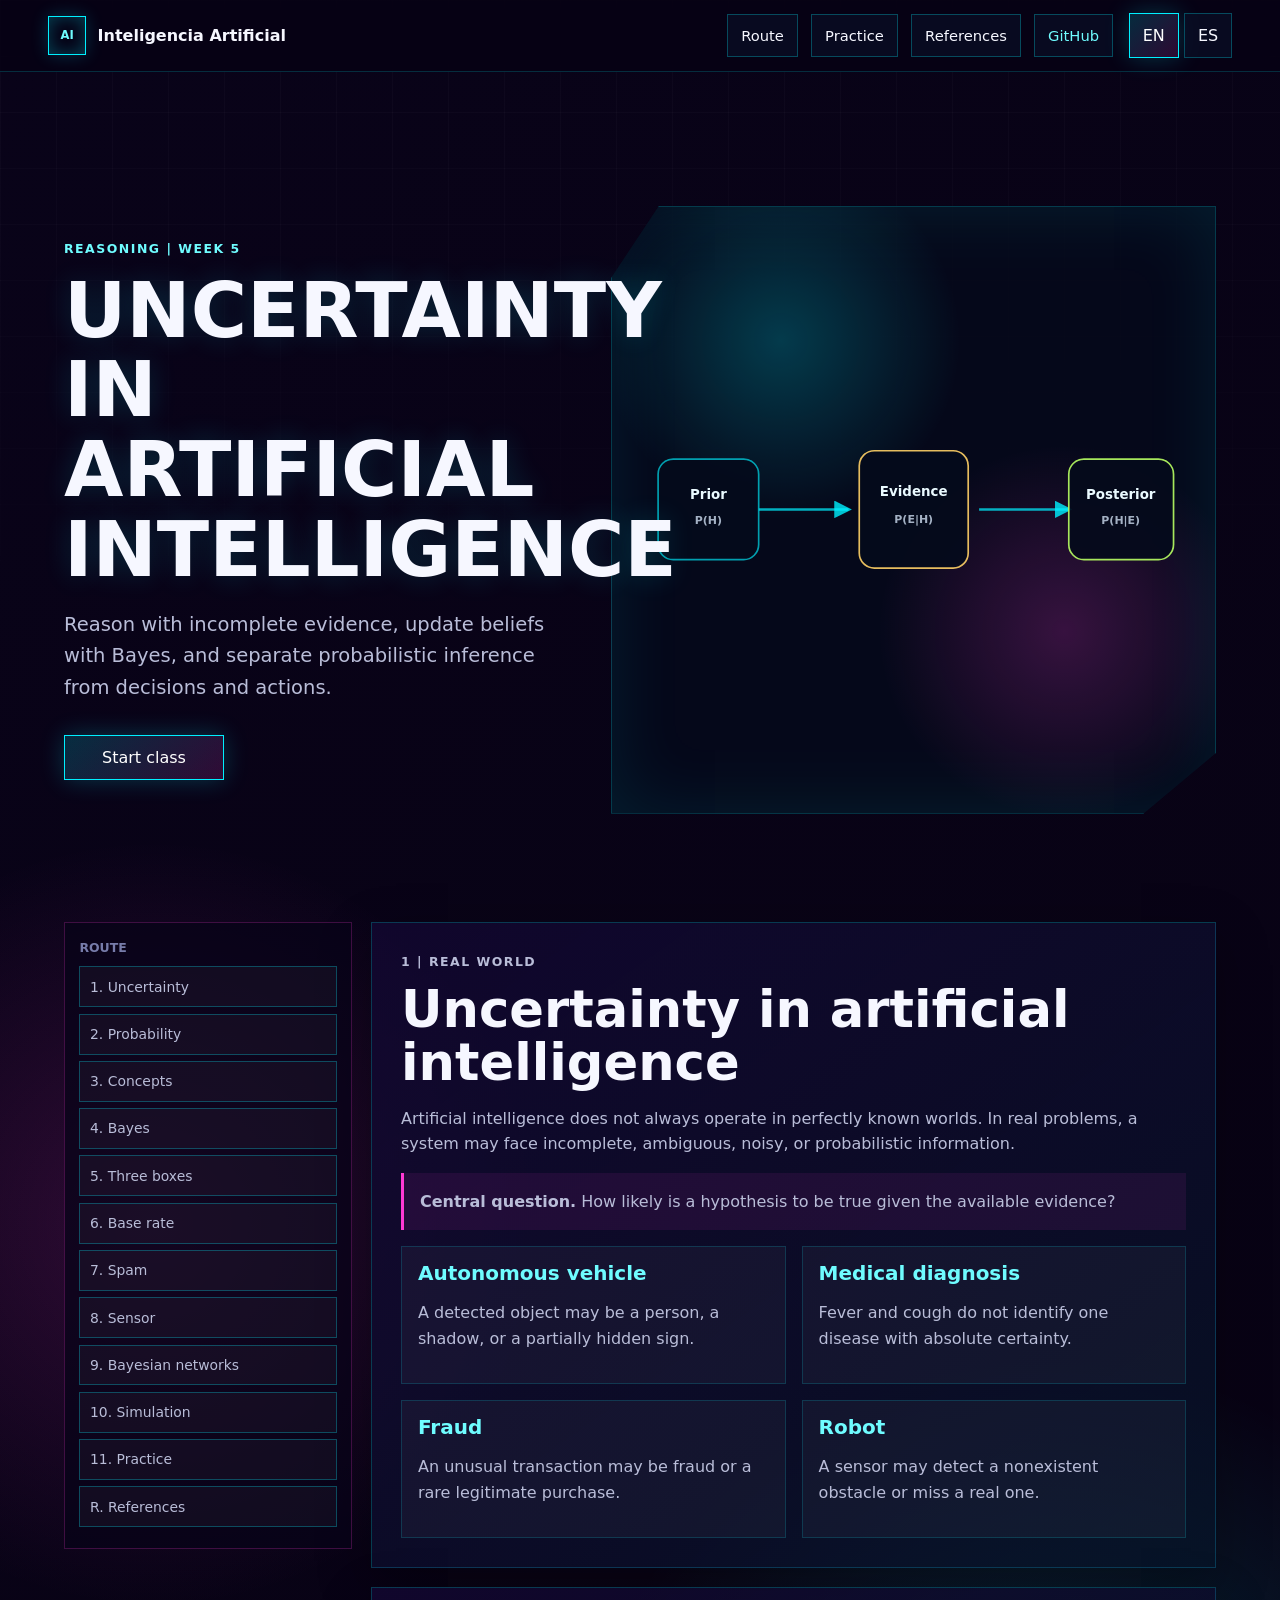
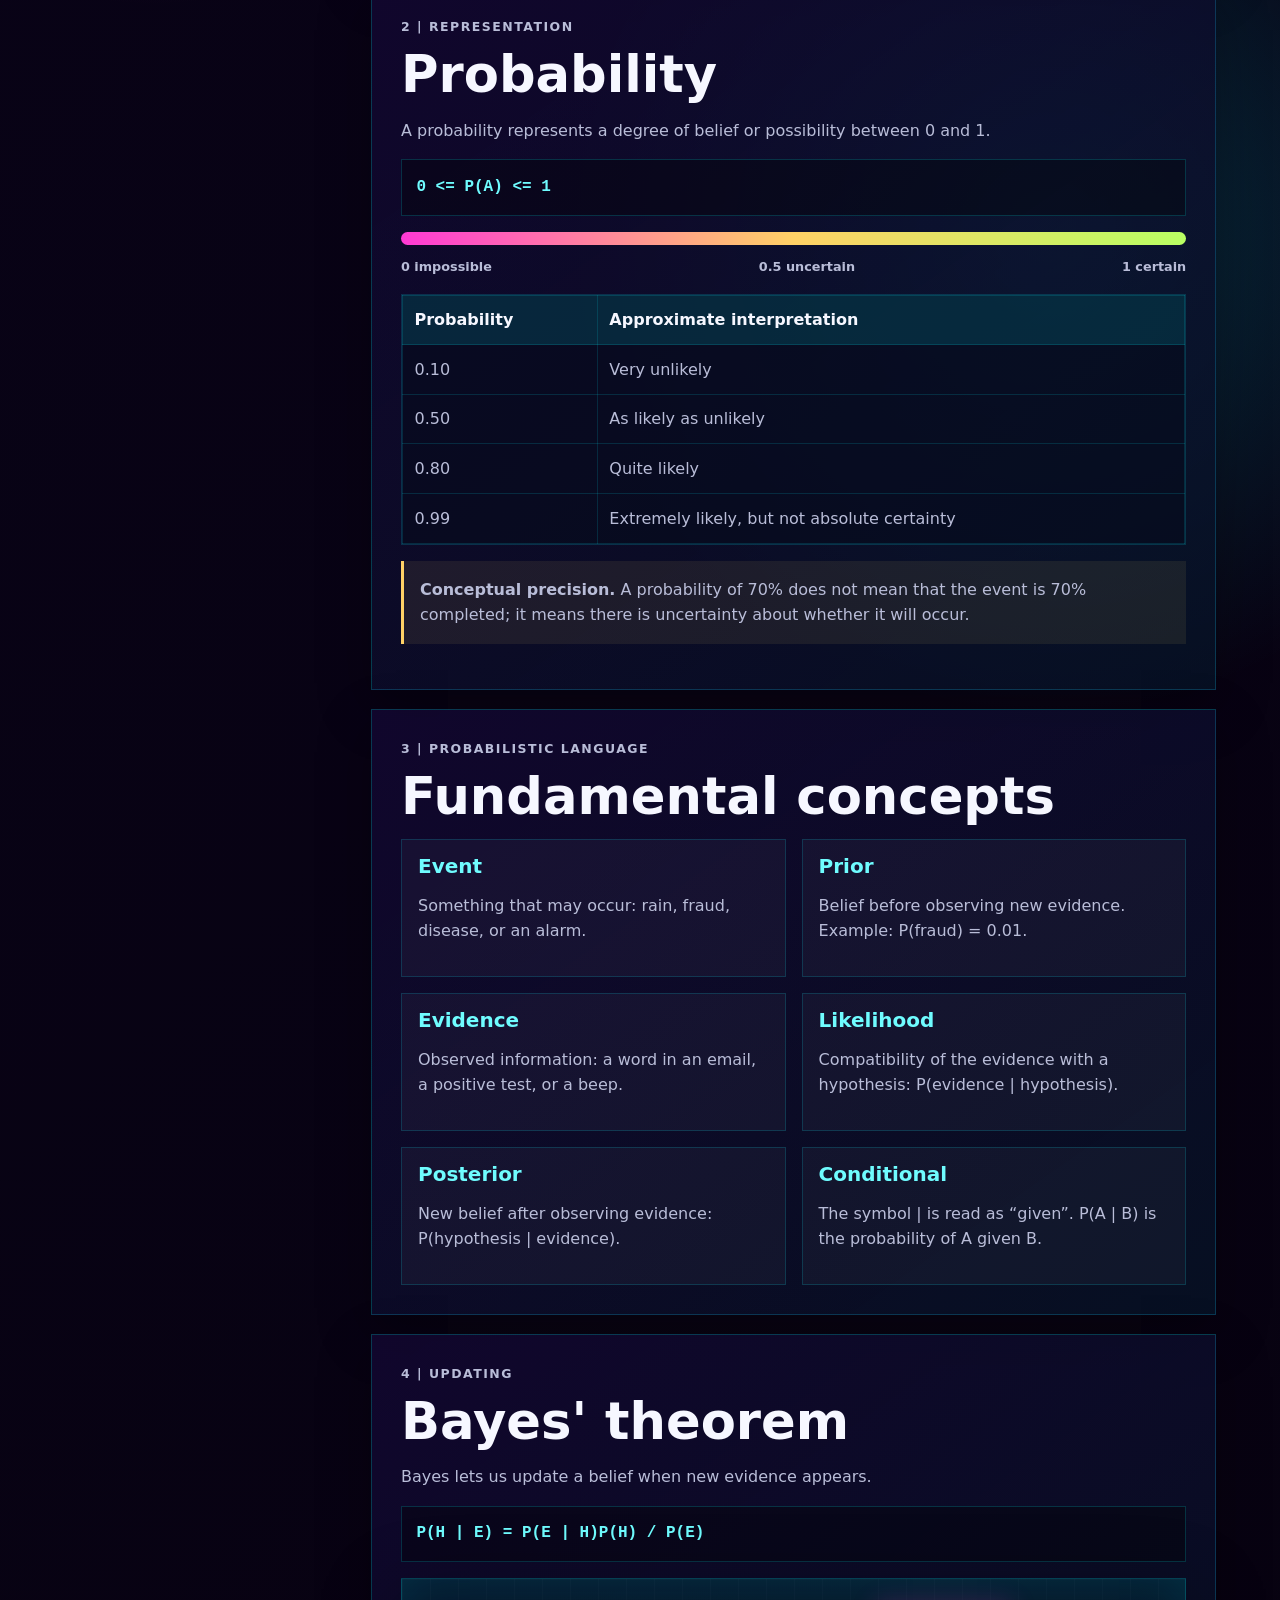
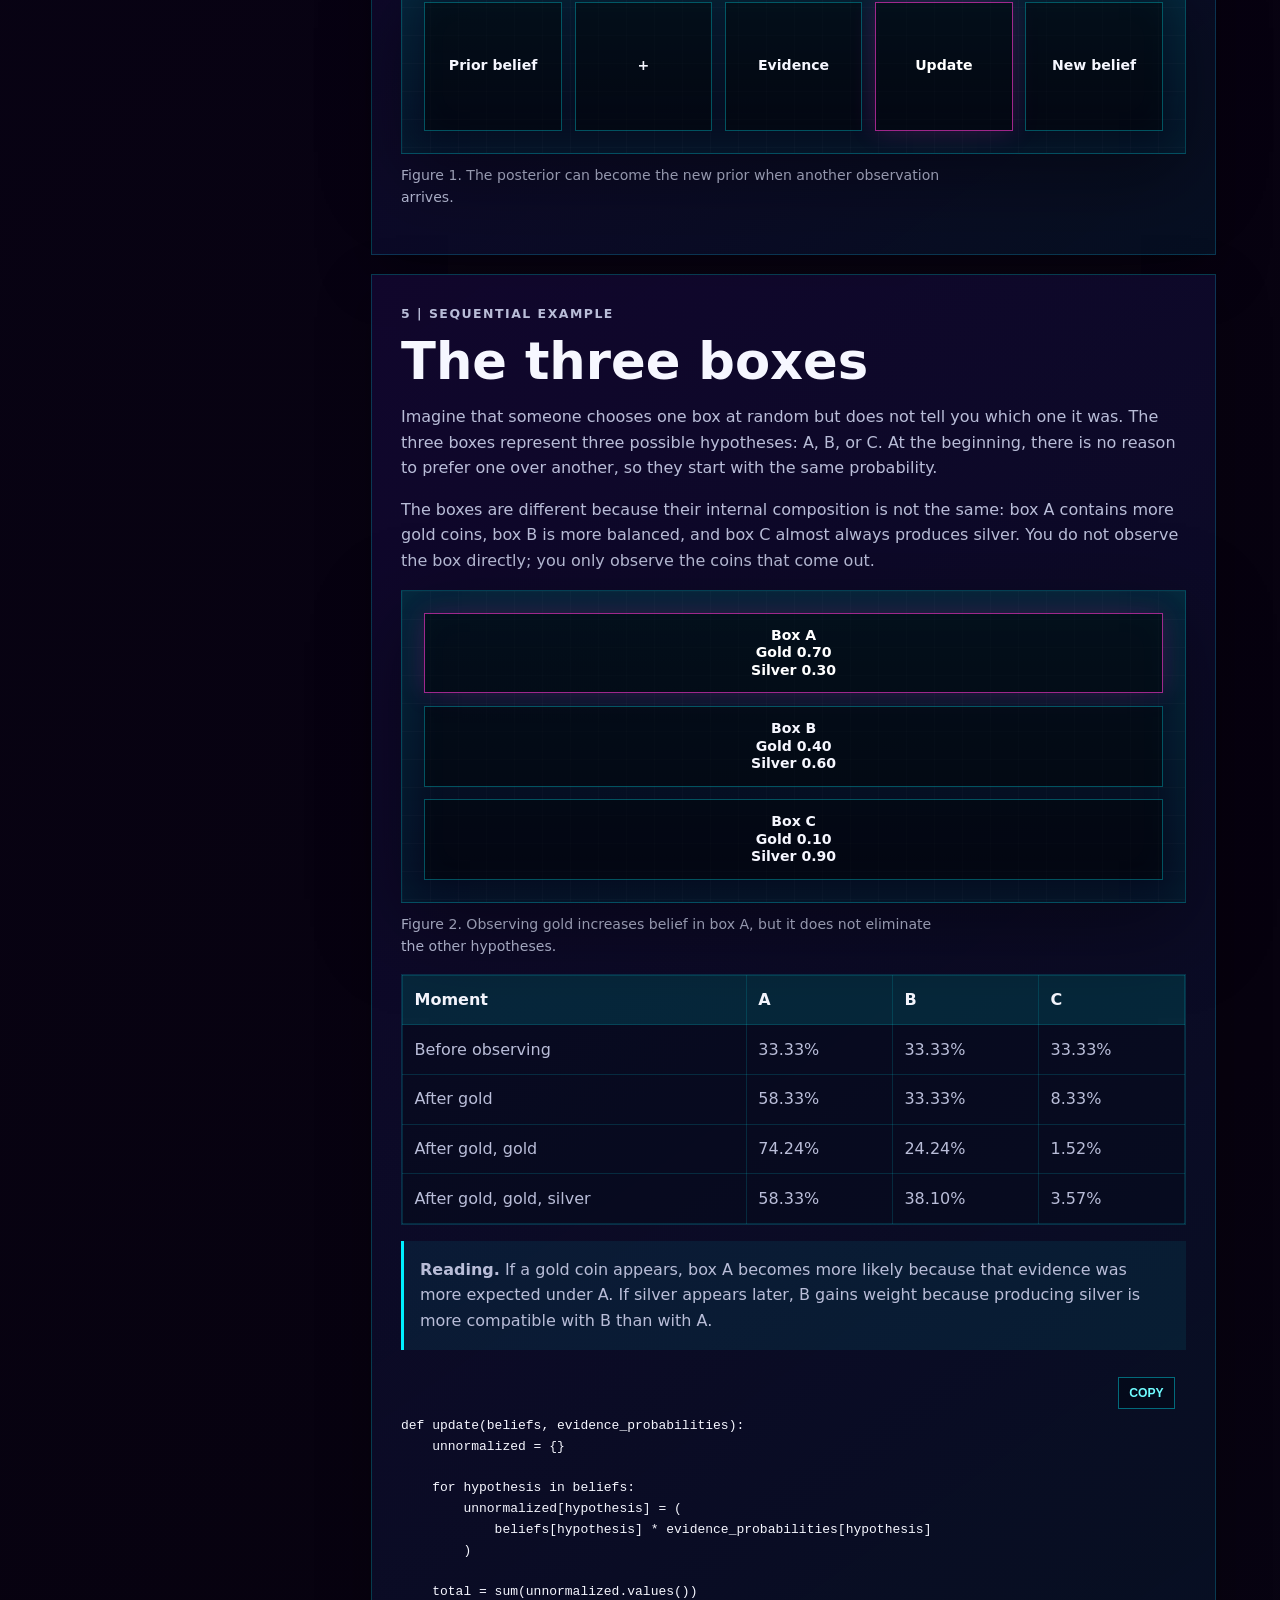
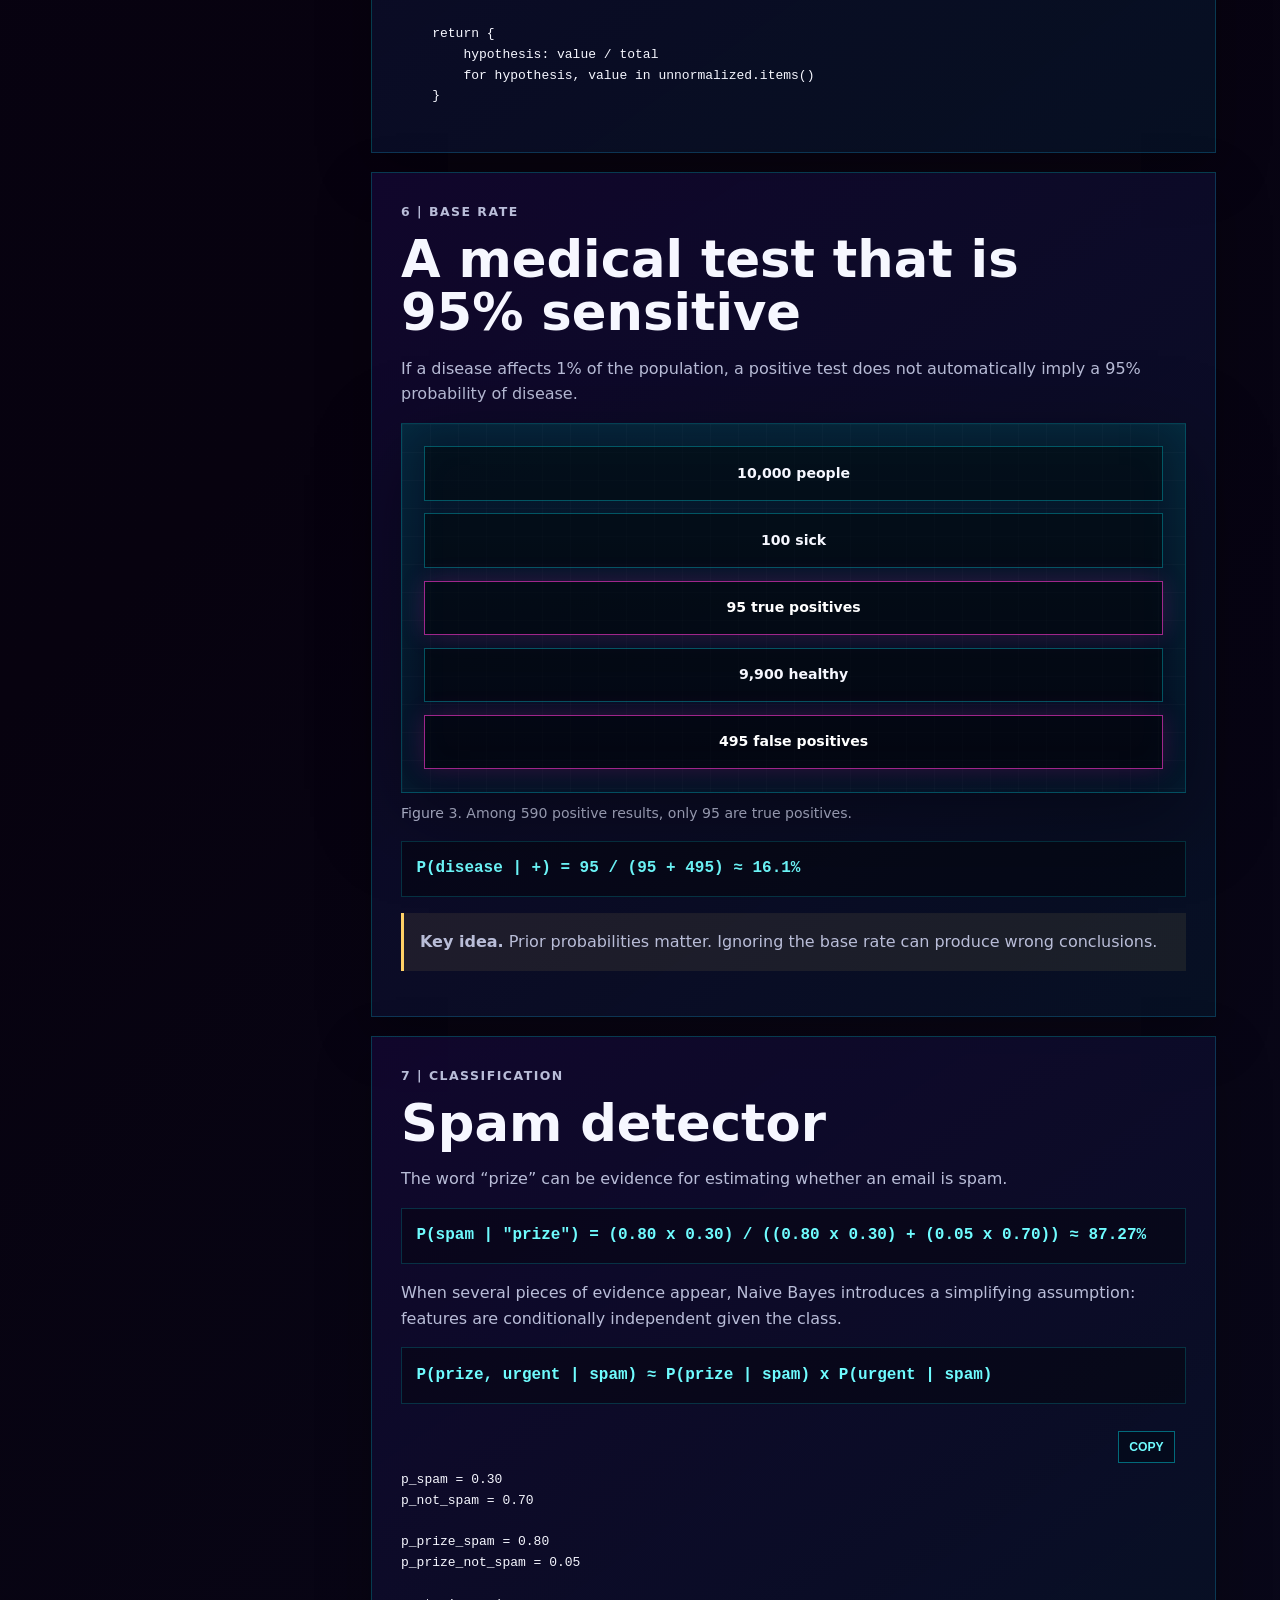
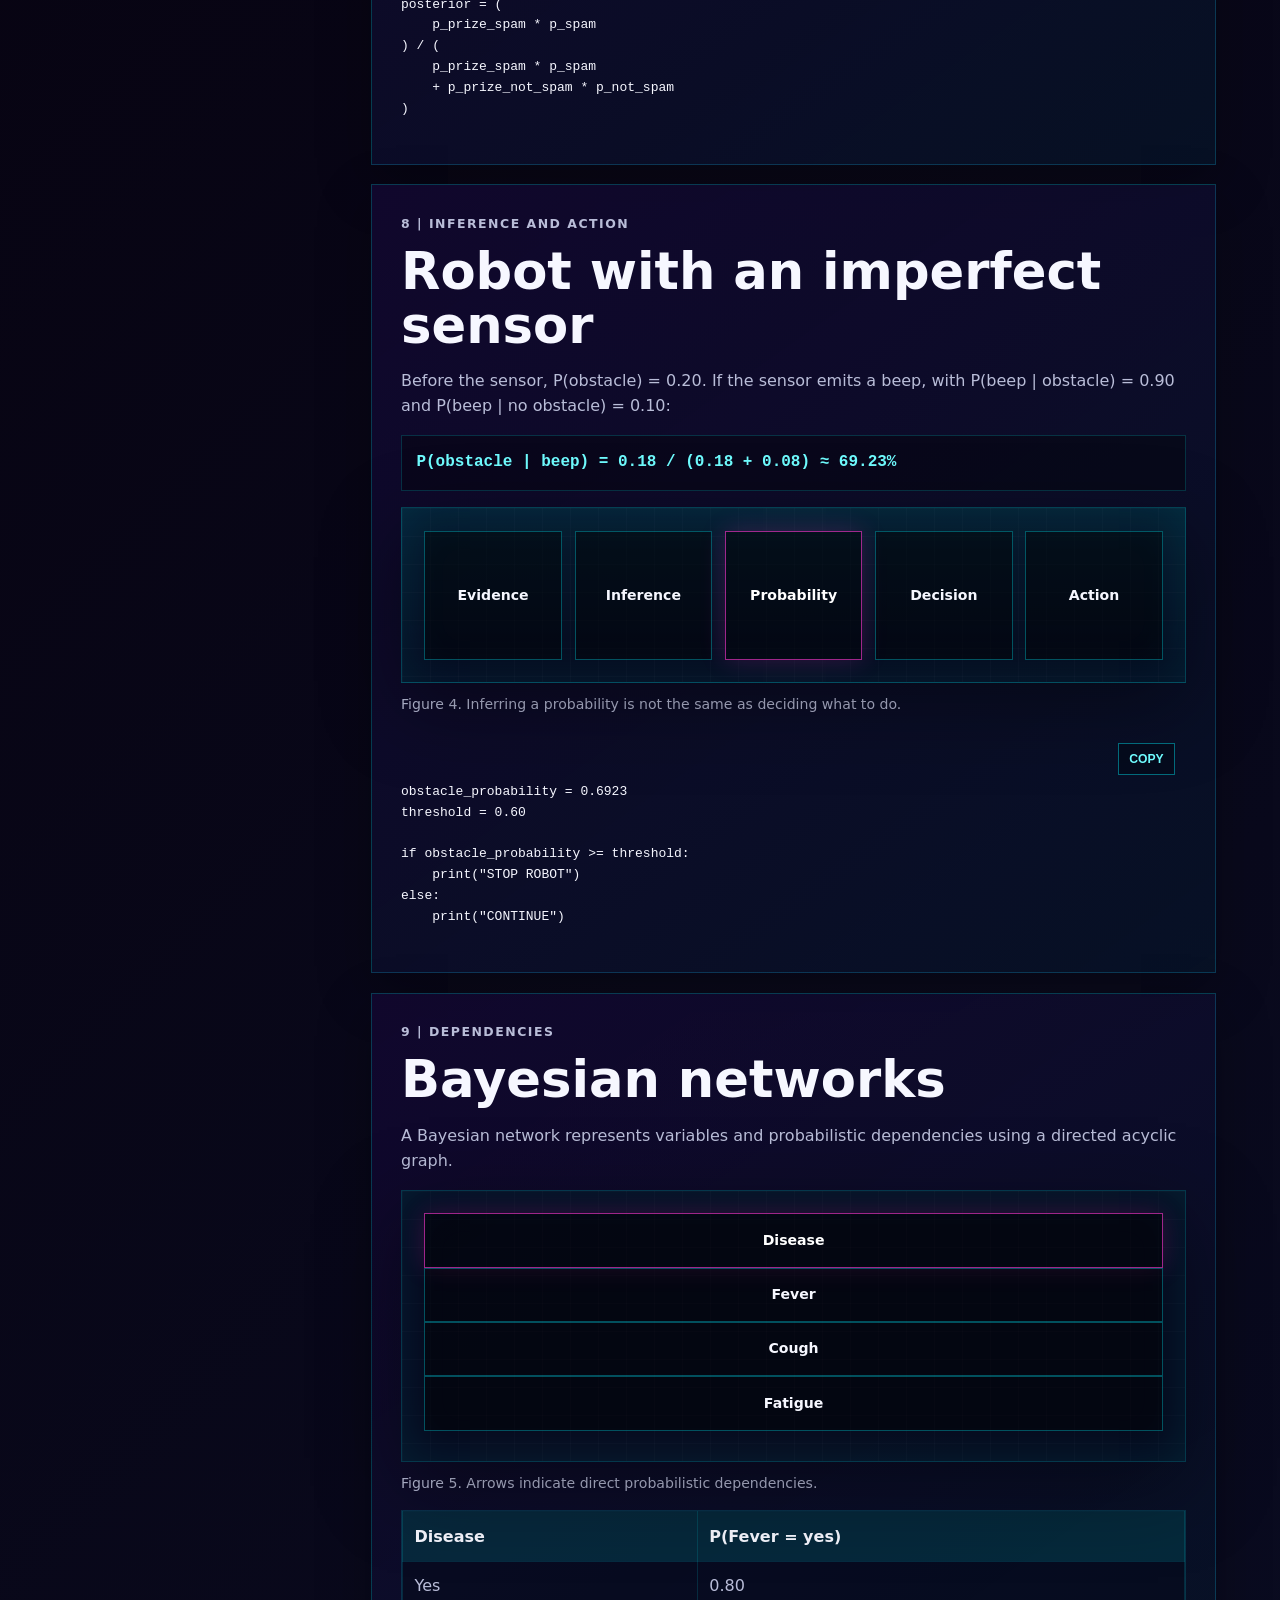
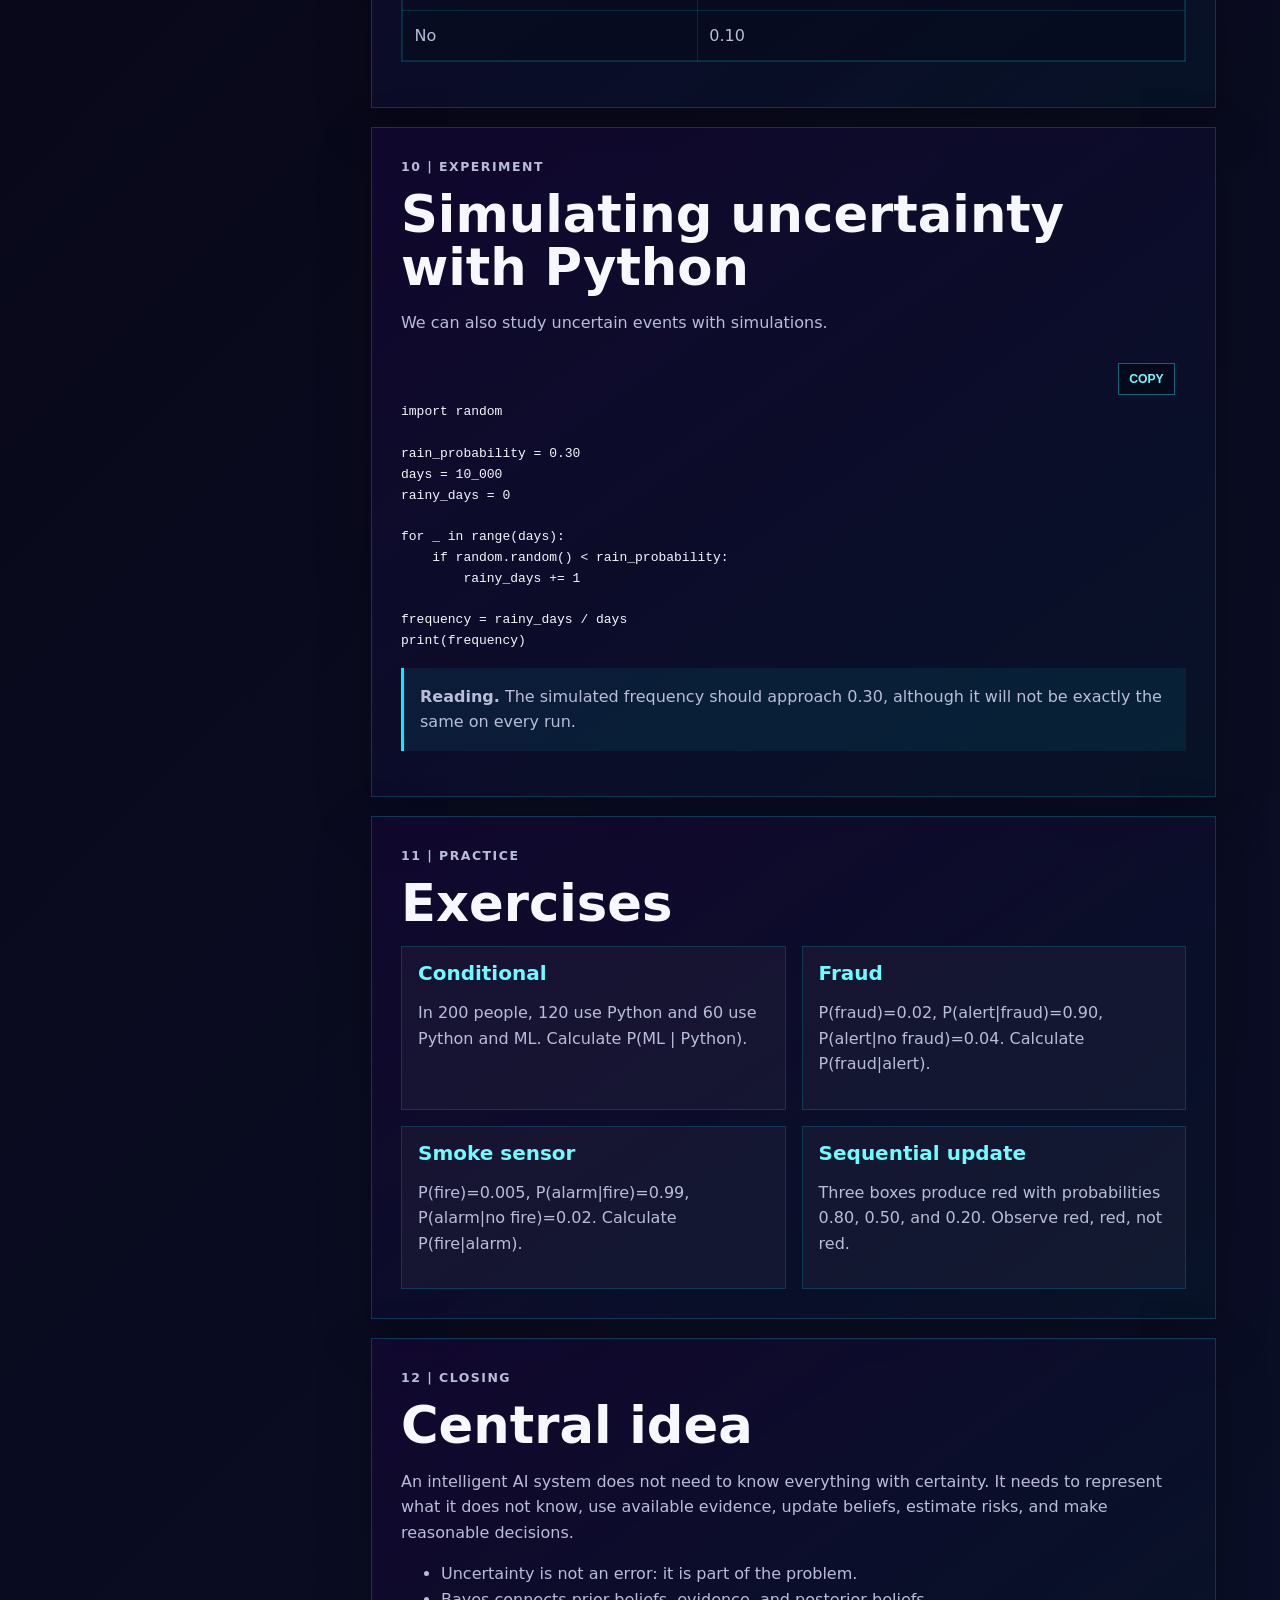
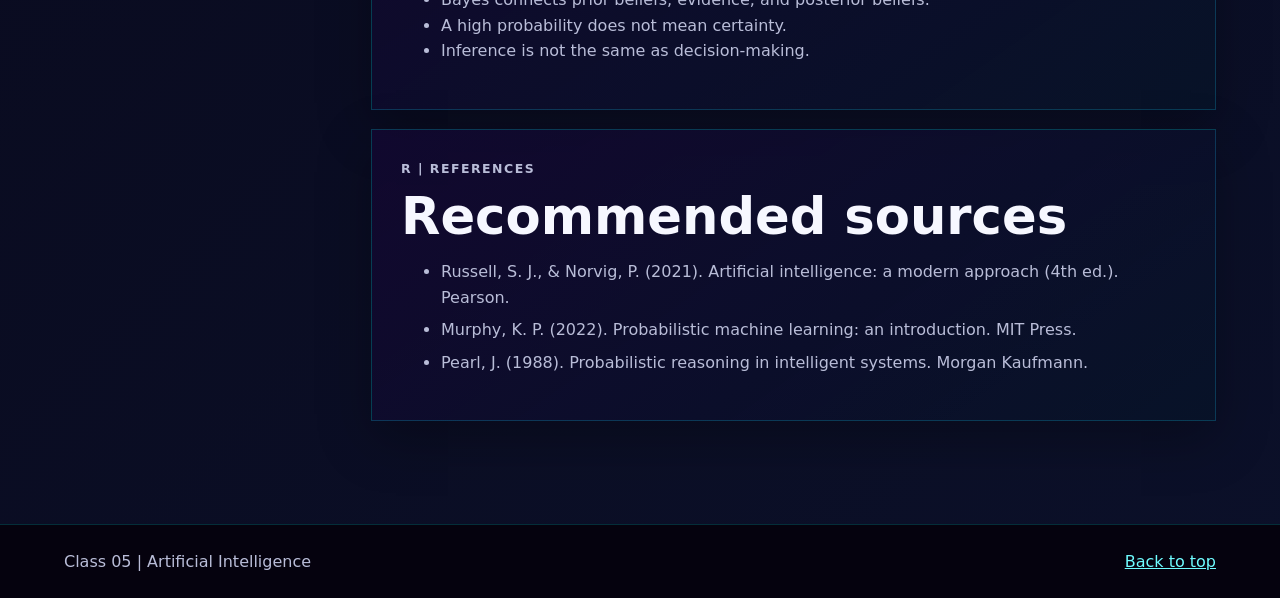
<file: clases/clase-05/index.html>
<!doctype html>
<html lang="en">
  <head>
    <meta charset="utf-8">
    <meta name="viewport" content="width=device-width, initial-scale=1">
    <meta
      name="description"
      content="Clase 05 de Inteligencia Artificial: incertidumbre, probabilidad, Bayes y decisiones probabilísticas."
    >
    <title>Clase 05 | Incertidumbre en IA</title>
    <link rel="stylesheet" href="../../styles.css?v=uncertainty-bayes-20260913">
  </head>
  <body class="lesson-page">
    <header class="site-header">
      <a class="brand" href="../../" aria-label="Volver al notebook de IA">
        <span class="brand-mark">AI</span>
        <span>Inteligencia Artificial</span>
      </a>
      <nav class="top-nav" aria-label="Navegación de la clase">
        <a href="#ruta" data-lesson-i18n="navRoute">Route</a>
        <a href="#practice-en" data-lesson-nav="practice" data-lesson-i18n="navPractice">Practice</a>
        <a href="#references-en" data-lesson-nav="references" data-lesson-i18n="navReferences">References</a>
        <a class="repo-link" href="https://github.com/DIALVEBE/IA" rel="noreferrer">GitHub</a>
      </nav>
      <div class="language-switch" role="group" aria-label="Language switch">
        <button class="lang-button is-active" type="button" data-lang="en">EN</button>
        <button class="lang-button" type="button" data-lang="es">ES</button>
      </div>
    </header>

    <main id="top">
      <section class="lesson-hero">
        <div class="hero-copy">
          <p class="eyebrow" data-lesson-i18n="heroKicker">Reasoning | Week 5</p>
          <h1 data-lesson-i18n="heroTitle">Uncertainty in Artificial Intelligence</h1>
          <p class="hero-text" data-lesson-i18n="heroText">
            Reason with incomplete evidence, update beliefs with Bayes, and separate
            probabilistic inference from decisions and actions.
          </p>
          <div class="hero-actions">
            <a class="primary-action" href="#ruta" data-lesson-i18n="startClass">Start class</a>
          </div>
        </div>
        <figure class="lesson-hero-visual">
          <div class="uncertainty-hero-diagram" role="img" aria-label="Bayesian update flow">
            <svg viewBox="0 0 720 440">
              <defs>
                <marker id="arrowhead" viewBox="0 0 10 10" refX="8" refY="5" markerWidth="7" markerHeight="7" orient="auto-start-reverse">
                  <path d="M 0 0 L 10 5 L 0 10 z" fill="rgba(0, 240, 255, 0.8)"></path>
                </marker>
              </defs>
              <path class="prob-arrow" d="M175 220 L282 220"></path>
              <path class="prob-arrow" d="M438 220 L545 220"></path>
              <g class="prob-node">
                <rect x="55" y="160" width="120" height="120" rx="18"></rect>
                <text x="115" y="208" data-lesson-i18n="heroPrior">Prior</text>
                <text class="muted-label" x="115" y="238">P(H)</text>
              </g>
              <g class="prob-node is-risk">
                <rect x="295" y="150" width="130" height="140" rx="18"></rect>
                <text x="360" y="204" data-lesson-i18n="heroEvidence">Evidence</text>
                <text class="muted-label" x="360" y="236">P(E|H)</text>
              </g>
              <g class="prob-node is-posterior">
                <rect x="545" y="160" width="125" height="120" rx="18"></rect>
                <text x="607" y="208" data-lesson-i18n="heroPosterior">Posterior</text>
                <text class="muted-label" x="607" y="238">P(H|E)</text>
              </g>
            </svg>
          </div>
        </figure>
      </section>

      <section class="lesson-shell" id="ruta">
        <aside class="topic-index lesson-index" aria-label="Índice de clase">
          <div class="index-title" data-lesson-i18n="routeTitle">Route</div>
          <a href="#uncertainty-en" data-lesson-nav="uncertainty" data-lesson-i18n="idxUncertainty">1. Uncertainty</a>
          <a href="#probability-en" data-lesson-nav="probability" data-lesson-i18n="idxProbability">2. Probability</a>
          <a href="#concepts-en" data-lesson-nav="concepts" data-lesson-i18n="idxConcepts">3. Concepts</a>
          <a href="#bayes-en" data-lesson-nav="bayes" data-lesson-i18n="idxBayes">4. Bayes</a>
          <a href="#boxes-en" data-lesson-nav="boxes" data-lesson-i18n="idxBoxes">5. Three boxes</a>
          <a href="#medical-en" data-lesson-nav="medical" data-lesson-i18n="idxMedical">6. Base rate</a>
          <a href="#spam-en" data-lesson-nav="spam" data-lesson-i18n="idxSpam">7. Spam</a>
          <a href="#robot-en" data-lesson-nav="robot" data-lesson-i18n="idxRobot">8. Sensor</a>
          <a href="#network-en" data-lesson-nav="network" data-lesson-i18n="idxNetwork">9. Bayesian networks</a>
          <a href="#simulation-en" data-lesson-nav="simulation" data-lesson-i18n="idxSimulation">10. Simulation</a>
          <a href="#practice-en" data-lesson-nav="practice" data-lesson-i18n="idxPractice">11. Practice</a>
          <a href="#references-en" data-lesson-nav="references" data-lesson-i18n="idxReferences">R. References</a>
        </aside>

        <div class="lesson-content" data-lang-only="es" hidden>
          <section class="lesson-section" id="incertidumbre">
            <p class="eyebrow">1 | Mundo real</p>
            <h2>Incertidumbre en inteligencia artificial</h2>
            <p>
              La inteligencia artificial no siempre opera en mundos perfectamente
              conocidos. En problemas reales, un sistema puede tener información
              incompleta, ambigua, ruidosa o probabilística.
            </p>
            <aside class="question"><strong>Pregunta central.</strong> ¿Qué tan probable es que una hipótesis sea verdadera dadas las evidencias disponibles?</aside>
            <div class="concept-list">
              <article><h3>Vehículo autónomo</h3><p>Un objeto detectado puede ser una persona, una sombra o una señal parcialmente oculta.</p></article>
              <article><h3>Diagnóstico médico</h3><p>Fiebre y tos no identifican una sola enfermedad con certeza absoluta.</p></article>
              <article><h3>Fraude</h3><p>Una transacción extraña puede ser fraude o una compra legítima poco común.</p></article>
              <article><h3>Robot</h3><p>Un sensor puede detectar un obstáculo inexistente o fallar ante uno real.</p></article>
            </div>
          </section>

          <section class="lesson-section" id="probabilidad">
            <p class="eyebrow">2 | Representación</p>
            <h2>Probabilidad</h2>
            <p>Una probabilidad representa un grado de creencia o posibilidad entre 0 y 1.</p>
            <code class="prob-formula">0 <= P(A) <= 1</code>
            <div class="probability-scale" aria-label="Escala de probabilidad">
              <div class="scale-track"></div>
              <div class="scale-labels"><span>0 imposible</span><span>0.5 incierto</span><span>1 seguro</span></div>
            </div>
            <div class="table-wrap">
              <table>
                <thead><tr><th>Probabilidad</th><th>Interpretación aproximada</th></tr></thead>
                <tbody>
                  <tr><td>0.10</td><td>Muy poco probable</td></tr>
                  <tr><td>0.50</td><td>Tan probable como improbable</td></tr>
                  <tr><td>0.80</td><td>Bastante probable</td></tr>
                  <tr><td>0.99</td><td>Extremadamente probable, pero no certeza absoluta</td></tr>
                </tbody>
              </table>
            </div>
            <aside class="warning callout"><strong>Precisión conceptual.</strong> Una probabilidad de 70 % no significa que el evento esté 70 % ocurrido; significa que existe incertidumbre sobre si ocurrirá.</aside>
          </section>

          <section class="lesson-section" id="conceptos">
            <p class="eyebrow">3 | Lenguaje probabilístico</p>
            <h2>Conceptos fundamentales</h2>
            <div class="concept-list">
              <article><h3>Evento</h3><p>Algo que puede ocurrir: lluvia, fraude, enfermedad o una alarma.</p></article>
              <article><h3>Prior</h3><p>Creencia antes de observar nueva evidencia. Ejemplo: P(fraude) = 0.01.</p></article>
              <article><h3>Evidencia</h3><p>Información observada: una palabra en un correo, un resultado positivo o un beep.</p></article>
              <article><h3>Likelihood</h3><p>Compatibilidad de la evidencia con una hipótesis: P(evidencia | hipótesis).</p></article>
              <article><h3>Posterior</h3><p>Nueva creencia después de observar evidencia: P(hipótesis | evidencia).</p></article>
              <article><h3>Condicional</h3><p>El símbolo | se lee como “dado que”. P(A | B) es la probabilidad de A dado B.</p></article>
            </div>
          </section>

          <section class="lesson-section" id="bayes-es">
            <p class="eyebrow">4 | Actualización</p>
            <h2>Teorema de Bayes</h2>
            <p>Bayes permite actualizar una creencia cuando aparece nueva evidencia.</p>
            <code class="prob-formula">P(H | E) = P(E | H)P(H) / P(E)</code>
            <figure class="lesson-figure">
              <div class="lesson-diagram bayes-flow" role="img" aria-label="Ciclo de actualización bayesiana">
                <span>Creencia anterior</span><span>+</span><span>Evidencia</span><strong>Actualizar</strong><span>Nueva creencia</span>
              </div>
              <figcaption>Figura 1. La posterior puede convertirse en el nuevo prior cuando llega otra observación.</figcaption>
            </figure>
          </section>

          <section class="lesson-section" id="cajas">
            <p class="eyebrow">5 | Ejemplo secuencial</p>
            <h2>Las tres cajas</h2>
            <p>
              Imagina que alguien escoge una caja al azar, pero no te dice cuál fue.
              Las tres cajas representan tres hipótesis posibles: A, B o C. Al inicio
              no tienes una razón para preferir una sobre otra, por eso empiezan con la
              misma probabilidad.
            </p>
            <p>
              Las cajas son diferentes porque su composición interna no es la misma:
              la caja A tiene más monedas de oro, la caja B está más balanceada y la
              caja C casi siempre entrega plata. No observas la caja directamente; solo
              observas las monedas que van saliendo.
            </p>
            <figure class="lesson-figure">
              <div class="lesson-diagram boxes-diagram" role="img" aria-label="Tres cajas con probabilidades de oro">
                <strong>Caja A<br>Oro 0.70<br>Plata 0.30</strong>
                <span>Caja B<br>Oro 0.40<br>Plata 0.60</span>
                <span>Caja C<br>Oro 0.10<br>Plata 0.90</span>
              </div>
              <figcaption>Figura 2. Observar oro aumenta la creencia en la caja A, pero no elimina totalmente las demás hipótesis.</figcaption>
            </figure>
            <div class="table-wrap">
              <table>
                <thead><tr><th>Momento</th><th>A</th><th>B</th><th>C</th></tr></thead>
                <tbody>
                  <tr><td>Antes de observar</td><td>33.33 %</td><td>33.33 %</td><td>33.33 %</td></tr>
                  <tr><td>Después de oro</td><td>58.33 %</td><td>33.33 %</td><td>8.33 %</td></tr>
                  <tr><td>Después de oro, oro</td><td>74.24 %</td><td>24.24 %</td><td>1.52 %</td></tr>
                  <tr><td>Después de oro, oro, plata</td><td>58.33 %</td><td>38.10 %</td><td>3.57 %</td></tr>
                </tbody>
              </table>
            </div>
            <aside class="callout"><strong>Lectura.</strong> Si aparece una moneda de oro, la caja A se vuelve más probable porque esa evidencia era más esperable bajo A. Si después aparece plata, B gana peso porque producir plata es más compatible con B que con A.</aside>
            <pre><code>def actualizar(creencias, probabilidades_evidencia):
    no_normalizadas = {}

    for hipotesis in creencias:
        no_normalizadas[hipotesis] = (
            creencias[hipotesis] * probabilidades_evidencia[hipotesis]
        )

    total = sum(no_normalizadas.values())

    return {
        hipotesis: valor / total
        for hipotesis, valor in no_normalizadas.items()
    }</code></pre>
          </section>

          <section class="lesson-section" id="medica">
            <p class="eyebrow">6 | Tasa base</p>
            <h2>Una prueba médica que acierta el 95 %</h2>
            <p>Si una enfermedad afecta al 1 % de la población, un resultado positivo no implica automáticamente 95 % de probabilidad de enfermedad.</p>
            <figure class="lesson-figure">
              <div class="lesson-diagram medical-diagram" role="img" aria-label="Prueba médica y tasa base">
                <span>10 000 personas</span><span>100 enfermas</span><strong>95 positivos verdaderos</strong><span>9 900 sanas</span><strong>495 falsos positivos</strong>
              </div>
              <figcaption>Figura 3. Entre 590 positivos, solo 95 son positivos verdaderos.</figcaption>
            </figure>
            <code class="prob-formula">P(enfermedad | +) = 95 / (95 + 495) ≈ 16.1 %</code>
            <aside class="warning callout"><strong>Idea clave.</strong> Las probabilidades previas importan. Ignorar la tasa base puede producir conclusiones equivocadas.</aside>
          </section>

          <section class="lesson-section" id="spam">
            <p class="eyebrow">7 | Clasificación</p>
            <h2>Detector de spam</h2>
            <p>La palabra “premio” puede ser evidencia para estimar si un correo es spam.</p>
            <code class="prob-formula">P(spam | "premio") = (0.80 x 0.30) / ((0.80 x 0.30) + (0.05 x 0.70)) ≈ 87.27 %</code>
            <p>Si aparecen varias evidencias, Naive Bayes introduce una suposición simplificadora: las características son condicionalmente independientes dada la clase.</p>
            <code class="prob-formula">P(premio, urgente | spam) ≈ P(premio | spam) x P(urgente | spam)</code>
            <pre><code>p_spam = 0.30
p_no_spam = 0.70

p_premio_spam = 0.80
p_premio_no_spam = 0.05

posterior = (
    p_premio_spam * p_spam
) / (
    p_premio_spam * p_spam
    + p_premio_no_spam * p_no_spam
)</code></pre>
          </section>

          <section class="lesson-section" id="robot">
            <p class="eyebrow">8 | Inferencia y acción</p>
            <h2>Robot con sensor imperfecto</h2>
            <p>Antes del sensor, P(obstáculo) = 0.20. Si el sensor emite beep, con P(beep | obstáculo) = 0.90 y P(beep | no obstáculo) = 0.10:</p>
            <code class="prob-formula">P(obstáculo | beep) = 0.18 / (0.18 + 0.08) ≈ 69.23 %</code>
            <figure class="lesson-figure">
              <div class="lesson-diagram decision-flow" role="img" aria-label="Inferencia y decisión">
                <span>Evidencia</span><span>Inferencia</span><strong>Probabilidad</strong><span>Decisión</span><span>Acción</span>
              </div>
              <figcaption>Figura 4. Inferir una probabilidad no es lo mismo que decidir qué hacer.</figcaption>
            </figure>
            <pre><code>prob_obstaculo = 0.6923
umbral = 0.60

if prob_obstaculo >= umbral:
    print("DETENER ROBOT")
else:
    print("CONTINUAR")</code></pre>
          </section>

          <section class="lesson-section" id="redes">
            <p class="eyebrow">9 | Dependencias</p>
            <h2>Redes bayesianas</h2>
            <p>Una red bayesiana representa variables y dependencias probabilísticas mediante un grafo dirigido acíclico.</p>
            <figure class="lesson-figure">
              <div class="lesson-diagram network-diagram" role="img" aria-label="Red bayesiana simple">
                <strong>Enfermedad</strong><span>Fiebre</span><span>Tos</span><span>Fatiga</span>
              </div>
              <figcaption>Figura 5. Las flechas indican dependencias probabilísticas directas.</figcaption>
            </figure>
            <div class="table-wrap">
              <table>
                <thead><tr><th>Enfermedad</th><th>P(Fiebre = sí)</th></tr></thead>
                <tbody><tr><td>Sí</td><td>0.80</td></tr><tr><td>No</td><td>0.10</td></tr></tbody>
              </table>
            </div>
          </section>

          <section class="lesson-section" id="simulacion">
            <p class="eyebrow">10 | Experimento</p>
            <h2>Simular incertidumbre con Python</h2>
            <p>También podemos estudiar eventos inciertos con simulaciones.</p>
            <pre><code>import random

probabilidad_lluvia = 0.30
dias = 10_000
dias_con_lluvia = 0

for _ in range(dias):
    if random.random() < probabilidad_lluvia:
        dias_con_lluvia += 1

frecuencia = dias_con_lluvia / dias
print(frecuencia)</code></pre>
            <aside class="callout"><strong>Lectura.</strong> La frecuencia simulada debería acercarse a 0.30, aunque no será exactamente igual en cada ejecución.</aside>
          </section>

          <section class="lesson-section" id="practica">
            <p class="eyebrow">11 | Práctica</p>
            <h2>Ejercicios</h2>
            <div class="concept-list">
              <article><h3>Condicional</h3><p>En 200 personas, 120 usan Python y 60 usan Python y ML. Calcula P(ML | Python).</p></article>
              <article><h3>Fraude</h3><p>P(fraude)=0.02, P(alerta|fraude)=0.90, P(alerta|no fraude)=0.04. Calcula P(fraude|alerta).</p></article>
              <article><h3>Sensor de humo</h3><p>P(incendio)=0.005, P(alarma|incendio)=0.99, P(alarma|no incendio)=0.02. Calcula P(incendio|alarma).</p></article>
              <article><h3>Actualización secuencial</h3><p>Tres cajas producen rojo con probabilidades 0.80, 0.50 y 0.20. Observa rojo, rojo, no rojo.</p></article>
            </div>
          </section>

          <section class="lesson-section" id="cierre">
            <p class="eyebrow">12 | Cierre</p>
            <h2>Idea central</h2>
            <p>Una IA inteligente no necesita saber todo con certeza. Necesita representar lo que no sabe, usar evidencia disponible, actualizar creencias, estimar riesgos y tomar decisiones razonables.</p>
            <ul>
              <li>La incertidumbre no es un error: es parte del problema.</li>
              <li>Bayes conecta creencias previas, evidencia y creencias posteriores.</li>
              <li>Una probabilidad alta no significa certeza.</li>
              <li>Inferir no es lo mismo que decidir.</li>
            </ul>
          </section>

          <section class="lesson-section" id="referencias">
            <p class="eyebrow">R | Referencias</p>
            <h2>Fuentes recomendadas</h2>
            <ul class="reference-list">
              <li>Russell, S. J., & Norvig, P. (2021). Artificial intelligence: a modern approach (4th ed.). Pearson.</li>
              <li>Murphy, K. P. (2022). Probabilistic machine learning: an introduction. MIT Press.</li>
              <li>Pearl, J. (1988). Probabilistic reasoning in intelligent systems. Morgan Kaufmann.</li>
            </ul>
          </section>
        </div>

        <div class="lesson-content" data-lang-only="en">
          <section class="lesson-section" id="uncertainty-en">
            <p class="eyebrow">1 | Real world</p>
            <h2>Uncertainty in artificial intelligence</h2>
            <p>Artificial intelligence does not always operate in perfectly known worlds. In real problems, a system may face incomplete, ambiguous, noisy, or probabilistic information.</p>
            <aside class="question"><strong>Central question.</strong> How likely is a hypothesis to be true given the available evidence?</aside>
            <div class="concept-list">
              <article><h3>Autonomous vehicle</h3><p>A detected object may be a person, a shadow, or a partially hidden sign.</p></article>
              <article><h3>Medical diagnosis</h3><p>Fever and cough do not identify one disease with absolute certainty.</p></article>
              <article><h3>Fraud</h3><p>An unusual transaction may be fraud or a rare legitimate purchase.</p></article>
              <article><h3>Robot</h3><p>A sensor may detect a nonexistent obstacle or miss a real one.</p></article>
            </div>
          </section>

          <section class="lesson-section" id="probability-en">
            <p class="eyebrow">2 | Representation</p>
            <h2>Probability</h2>
            <p>A probability represents a degree of belief or possibility between 0 and 1.</p>
            <code class="prob-formula">0 <= P(A) <= 1</code>
            <div class="probability-scale" aria-label="Probability scale">
              <div class="scale-track"></div>
              <div class="scale-labels"><span>0 impossible</span><span>0.5 uncertain</span><span>1 certain</span></div>
            </div>
            <div class="table-wrap">
              <table>
                <thead><tr><th>Probability</th><th>Approximate interpretation</th></tr></thead>
                <tbody>
                  <tr><td>0.10</td><td>Very unlikely</td></tr>
                  <tr><td>0.50</td><td>As likely as unlikely</td></tr>
                  <tr><td>0.80</td><td>Quite likely</td></tr>
                  <tr><td>0.99</td><td>Extremely likely, but not absolute certainty</td></tr>
                </tbody>
              </table>
            </div>
            <aside class="warning callout"><strong>Conceptual precision.</strong> A probability of 70% does not mean that the event is 70% completed; it means there is uncertainty about whether it will occur.</aside>
          </section>

          <section class="lesson-section" id="concepts-en">
            <p class="eyebrow">3 | Probabilistic language</p>
            <h2>Fundamental concepts</h2>
            <div class="concept-list">
              <article><h3>Event</h3><p>Something that may occur: rain, fraud, disease, or an alarm.</p></article>
              <article><h3>Prior</h3><p>Belief before observing new evidence. Example: P(fraud) = 0.01.</p></article>
              <article><h3>Evidence</h3><p>Observed information: a word in an email, a positive test, or a beep.</p></article>
              <article><h3>Likelihood</h3><p>Compatibility of the evidence with a hypothesis: P(evidence | hypothesis).</p></article>
              <article><h3>Posterior</h3><p>New belief after observing evidence: P(hypothesis | evidence).</p></article>
              <article><h3>Conditional</h3><p>The symbol | is read as “given”. P(A | B) is the probability of A given B.</p></article>
            </div>
          </section>

          <section class="lesson-section" id="bayes-en">
            <p class="eyebrow">4 | Updating</p>
            <h2>Bayes' theorem</h2>
            <p>Bayes lets us update a belief when new evidence appears.</p>
            <code class="prob-formula">P(H | E) = P(E | H)P(H) / P(E)</code>
            <figure class="lesson-figure">
              <div class="lesson-diagram bayes-flow" role="img" aria-label="Bayesian update cycle">
                <span>Prior belief</span><span>+</span><span>Evidence</span><strong>Update</strong><span>New belief</span>
              </div>
              <figcaption>Figure 1. The posterior can become the new prior when another observation arrives.</figcaption>
            </figure>
          </section>

          <section class="lesson-section" id="boxes-en">
            <p class="eyebrow">5 | Sequential example</p>
            <h2>The three boxes</h2>
            <p>
              Imagine that someone chooses one box at random but does not tell you
              which one it was. The three boxes represent three possible hypotheses:
              A, B, or C. At the beginning, there is no reason to prefer one over
              another, so they start with the same probability.
            </p>
            <p>
              The boxes are different because their internal composition is not the
              same: box A contains more gold coins, box B is more balanced, and box C
              almost always produces silver. You do not observe the box directly; you
              only observe the coins that come out.
            </p>
            <figure class="lesson-figure">
              <div class="lesson-diagram boxes-diagram" role="img" aria-label="Three boxes with gold probabilities">
                <strong>Box A<br>Gold 0.70<br>Silver 0.30</strong>
                <span>Box B<br>Gold 0.40<br>Silver 0.60</span>
                <span>Box C<br>Gold 0.10<br>Silver 0.90</span>
              </div>
              <figcaption>Figure 2. Observing gold increases belief in box A, but it does not eliminate the other hypotheses.</figcaption>
            </figure>
            <div class="table-wrap">
              <table>
                <thead><tr><th>Moment</th><th>A</th><th>B</th><th>C</th></tr></thead>
                <tbody>
                  <tr><td>Before observing</td><td>33.33%</td><td>33.33%</td><td>33.33%</td></tr>
                  <tr><td>After gold</td><td>58.33%</td><td>33.33%</td><td>8.33%</td></tr>
                  <tr><td>After gold, gold</td><td>74.24%</td><td>24.24%</td><td>1.52%</td></tr>
                  <tr><td>After gold, gold, silver</td><td>58.33%</td><td>38.10%</td><td>3.57%</td></tr>
                </tbody>
              </table>
            </div>
            <aside class="callout"><strong>Reading.</strong> If a gold coin appears, box A becomes more likely because that evidence was more expected under A. If silver appears later, B gains weight because producing silver is more compatible with B than with A.</aside>
            <pre><code>def update(beliefs, evidence_probabilities):
    unnormalized = {}

    for hypothesis in beliefs:
        unnormalized[hypothesis] = (
            beliefs[hypothesis] * evidence_probabilities[hypothesis]
        )

    total = sum(unnormalized.values())

    return {
        hypothesis: value / total
        for hypothesis, value in unnormalized.items()
    }</code></pre>
          </section>

          <section class="lesson-section" id="medical-en">
            <p class="eyebrow">6 | Base rate</p>
            <h2>A medical test that is 95% sensitive</h2>
            <p>If a disease affects 1% of the population, a positive test does not automatically imply a 95% probability of disease.</p>
            <figure class="lesson-figure">
              <div class="lesson-diagram medical-diagram" role="img" aria-label="Medical test and base rate">
                <span>10,000 people</span><span>100 sick</span><strong>95 true positives</strong><span>9,900 healthy</span><strong>495 false positives</strong>
              </div>
              <figcaption>Figure 3. Among 590 positive results, only 95 are true positives.</figcaption>
            </figure>
            <code class="prob-formula">P(disease | +) = 95 / (95 + 495) ≈ 16.1%</code>
            <aside class="warning callout"><strong>Key idea.</strong> Prior probabilities matter. Ignoring the base rate can produce wrong conclusions.</aside>
          </section>

          <section class="lesson-section" id="spam-en">
            <p class="eyebrow">7 | Classification</p>
            <h2>Spam detector</h2>
            <p>The word “prize” can be evidence for estimating whether an email is spam.</p>
            <code class="prob-formula">P(spam | "prize") = (0.80 x 0.30) / ((0.80 x 0.30) + (0.05 x 0.70)) ≈ 87.27%</code>
            <p>When several pieces of evidence appear, Naive Bayes introduces a simplifying assumption: features are conditionally independent given the class.</p>
            <code class="prob-formula">P(prize, urgent | spam) ≈ P(prize | spam) x P(urgent | spam)</code>
            <pre><code>p_spam = 0.30
p_not_spam = 0.70

p_prize_spam = 0.80
p_prize_not_spam = 0.05

posterior = (
    p_prize_spam * p_spam
) / (
    p_prize_spam * p_spam
    + p_prize_not_spam * p_not_spam
)</code></pre>
          </section>

          <section class="lesson-section" id="robot-en">
            <p class="eyebrow">8 | Inference and action</p>
            <h2>Robot with an imperfect sensor</h2>
            <p>Before the sensor, P(obstacle) = 0.20. If the sensor emits a beep, with P(beep | obstacle) = 0.90 and P(beep | no obstacle) = 0.10:</p>
            <code class="prob-formula">P(obstacle | beep) = 0.18 / (0.18 + 0.08) ≈ 69.23%</code>
            <figure class="lesson-figure">
              <div class="lesson-diagram decision-flow" role="img" aria-label="Inference and decision">
                <span>Evidence</span><span>Inference</span><strong>Probability</strong><span>Decision</span><span>Action</span>
              </div>
              <figcaption>Figure 4. Inferring a probability is not the same as deciding what to do.</figcaption>
            </figure>
            <pre><code>obstacle_probability = 0.6923
threshold = 0.60

if obstacle_probability >= threshold:
    print("STOP ROBOT")
else:
    print("CONTINUE")</code></pre>
          </section>

          <section class="lesson-section" id="network-en">
            <p class="eyebrow">9 | Dependencies</p>
            <h2>Bayesian networks</h2>
            <p>A Bayesian network represents variables and probabilistic dependencies using a directed acyclic graph.</p>
            <figure class="lesson-figure">
              <div class="lesson-diagram network-diagram" role="img" aria-label="Simple Bayesian network">
                <strong>Disease</strong><span>Fever</span><span>Cough</span><span>Fatigue</span>
              </div>
              <figcaption>Figure 5. Arrows indicate direct probabilistic dependencies.</figcaption>
            </figure>
            <div class="table-wrap">
              <table>
                <thead><tr><th>Disease</th><th>P(Fever = yes)</th></tr></thead>
                <tbody><tr><td>Yes</td><td>0.80</td></tr><tr><td>No</td><td>0.10</td></tr></tbody>
              </table>
            </div>
          </section>

          <section class="lesson-section" id="simulation-en">
            <p class="eyebrow">10 | Experiment</p>
            <h2>Simulating uncertainty with Python</h2>
            <p>We can also study uncertain events with simulations.</p>
            <pre><code>import random

rain_probability = 0.30
days = 10_000
rainy_days = 0

for _ in range(days):
    if random.random() < rain_probability:
        rainy_days += 1

frequency = rainy_days / days
print(frequency)</code></pre>
            <aside class="callout"><strong>Reading.</strong> The simulated frequency should approach 0.30, although it will not be exactly the same on every run.</aside>
          </section>

          <section class="lesson-section" id="practice-en">
            <p class="eyebrow">11 | Practice</p>
            <h2>Exercises</h2>
            <div class="concept-list">
              <article><h3>Conditional</h3><p>In 200 people, 120 use Python and 60 use Python and ML. Calculate P(ML | Python).</p></article>
              <article><h3>Fraud</h3><p>P(fraud)=0.02, P(alert|fraud)=0.90, P(alert|no fraud)=0.04. Calculate P(fraud|alert).</p></article>
              <article><h3>Smoke sensor</h3><p>P(fire)=0.005, P(alarm|fire)=0.99, P(alarm|no fire)=0.02. Calculate P(fire|alarm).</p></article>
              <article><h3>Sequential update</h3><p>Three boxes produce red with probabilities 0.80, 0.50, and 0.20. Observe red, red, not red.</p></article>
            </div>
          </section>

          <section class="lesson-section" id="closing-en">
            <p class="eyebrow">12 | Closing</p>
            <h2>Central idea</h2>
            <p>An intelligent AI system does not need to know everything with certainty. It needs to represent what it does not know, use available evidence, update beliefs, estimate risks, and make reasonable decisions.</p>
            <ul>
              <li>Uncertainty is not an error: it is part of the problem.</li>
              <li>Bayes connects prior beliefs, evidence, and posterior beliefs.</li>
              <li>A high probability does not mean certainty.</li>
              <li>Inference is not the same as decision-making.</li>
            </ul>
          </section>

          <section class="lesson-section" id="references-en">
            <p class="eyebrow">R | References</p>
            <h2>Recommended sources</h2>
            <ul class="reference-list">
              <li>Russell, S. J., & Norvig, P. (2021). Artificial intelligence: a modern approach (4th ed.). Pearson.</li>
              <li>Murphy, K. P. (2022). Probabilistic machine learning: an introduction. MIT Press.</li>
              <li>Pearl, J. (1988). Probabilistic reasoning in intelligent systems. Morgan Kaufmann.</li>
            </ul>
          </section>
        </div>
      </section>
    </main>

    <footer class="site-footer">
      <span data-lesson-i18n="footerText">Class 05 | Artificial Intelligence</span>
      <a href="#top" data-lesson-i18n="backTop">Back to top</a>
    </footer>
    <script src="lesson.js?v=uncertainty-bayes-20260913"></script>
  </body>
</html>
</file>
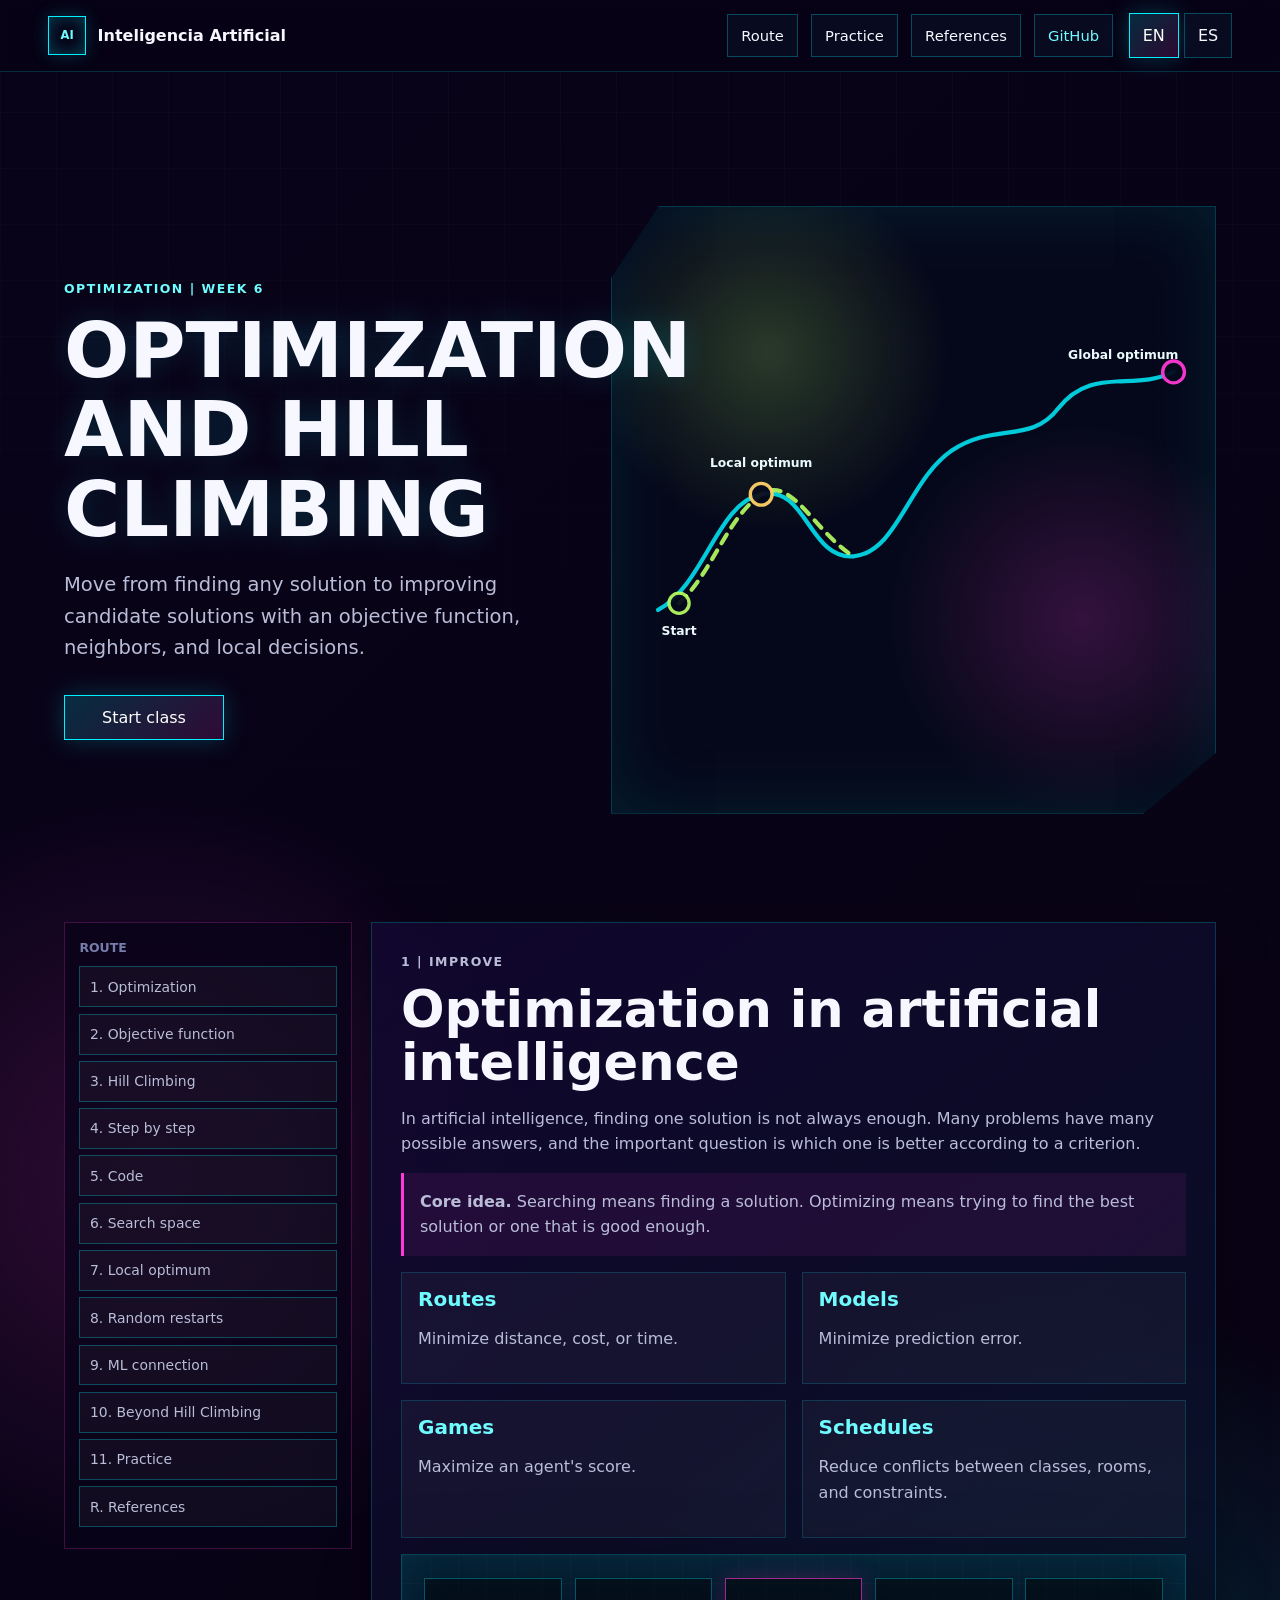
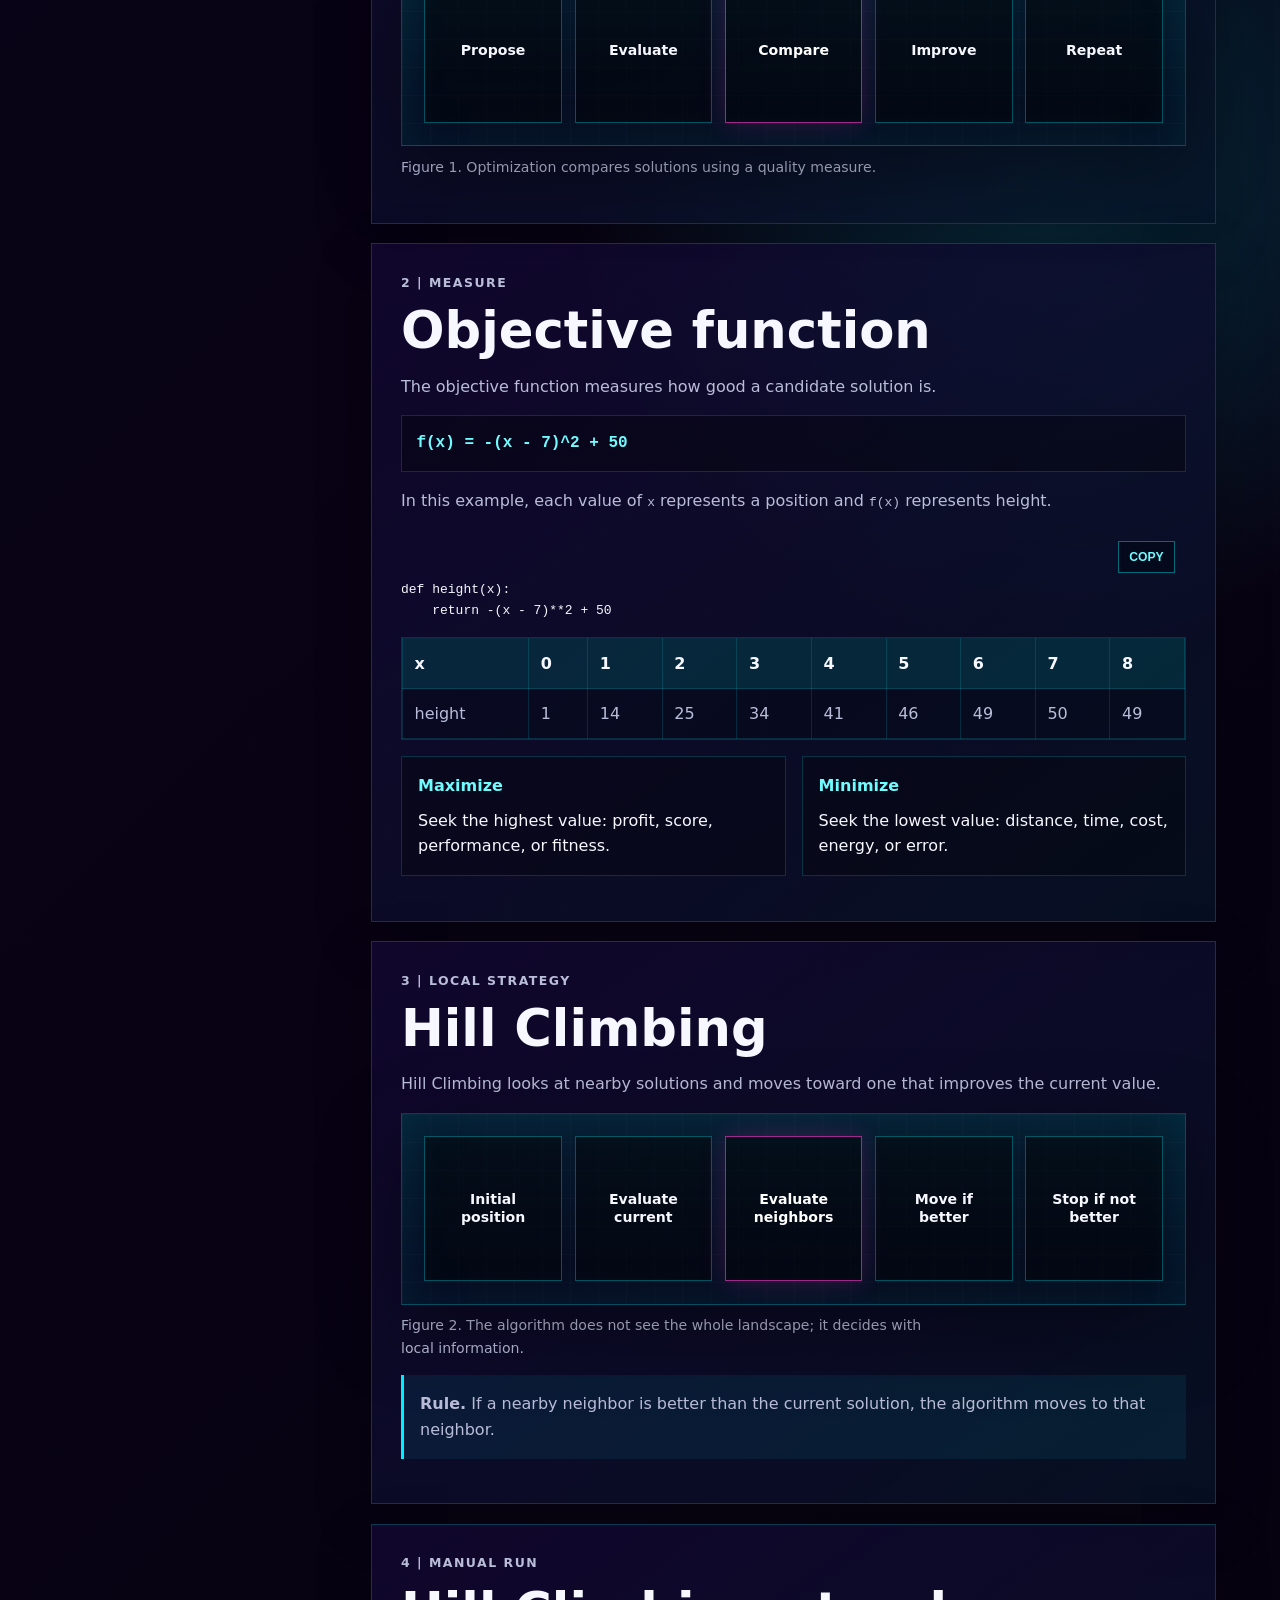
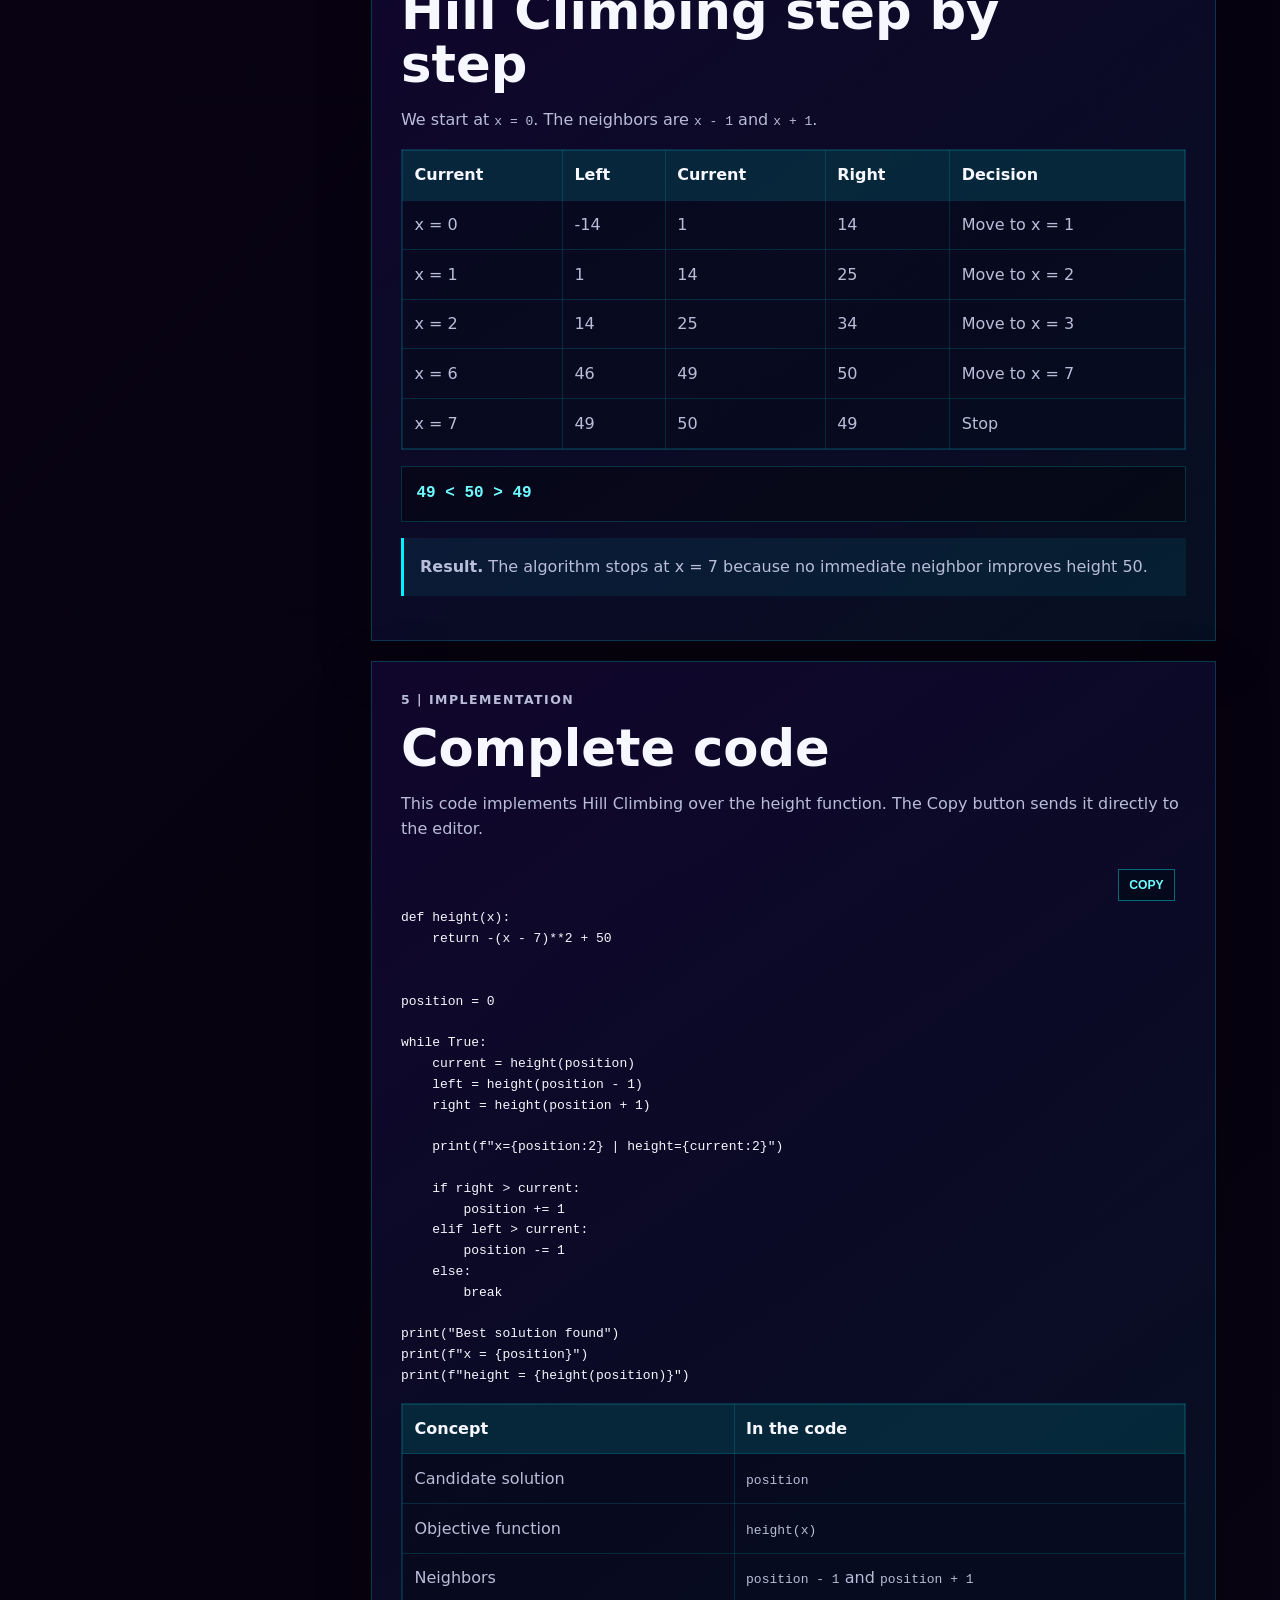
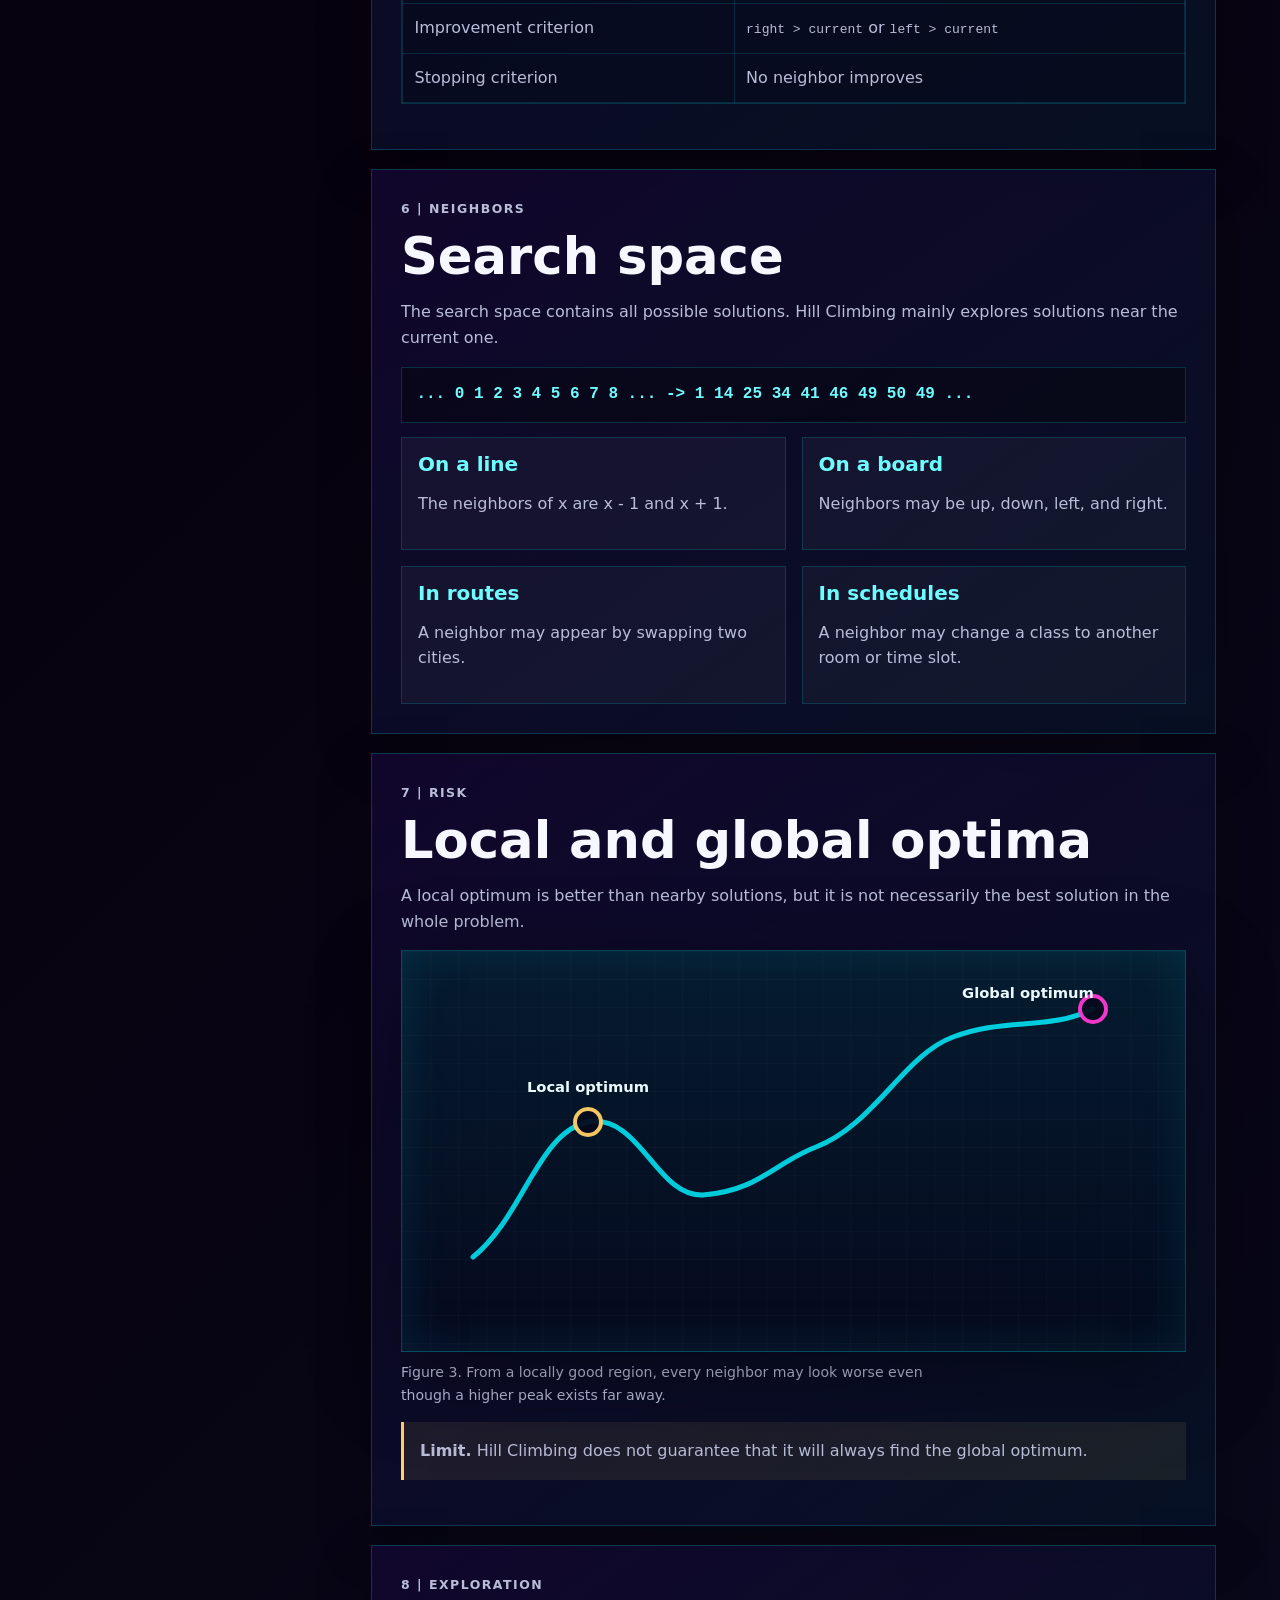
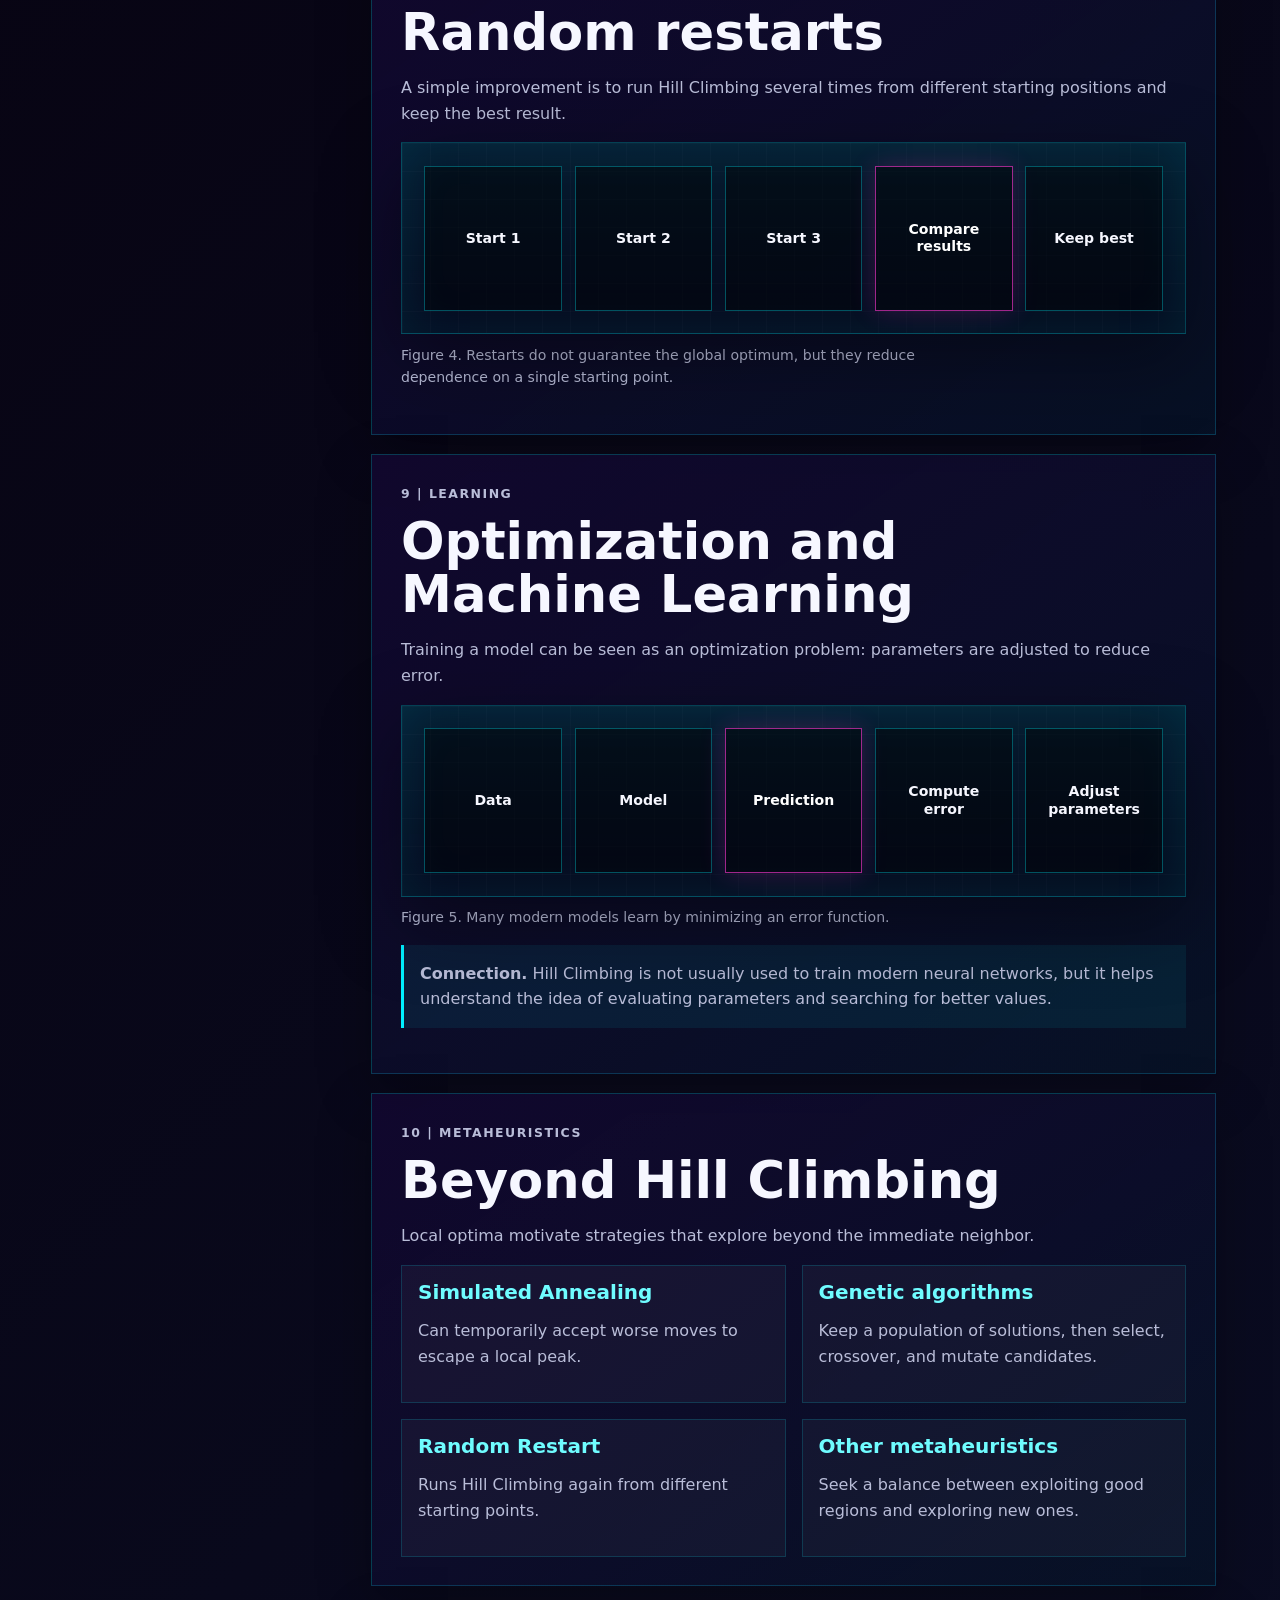
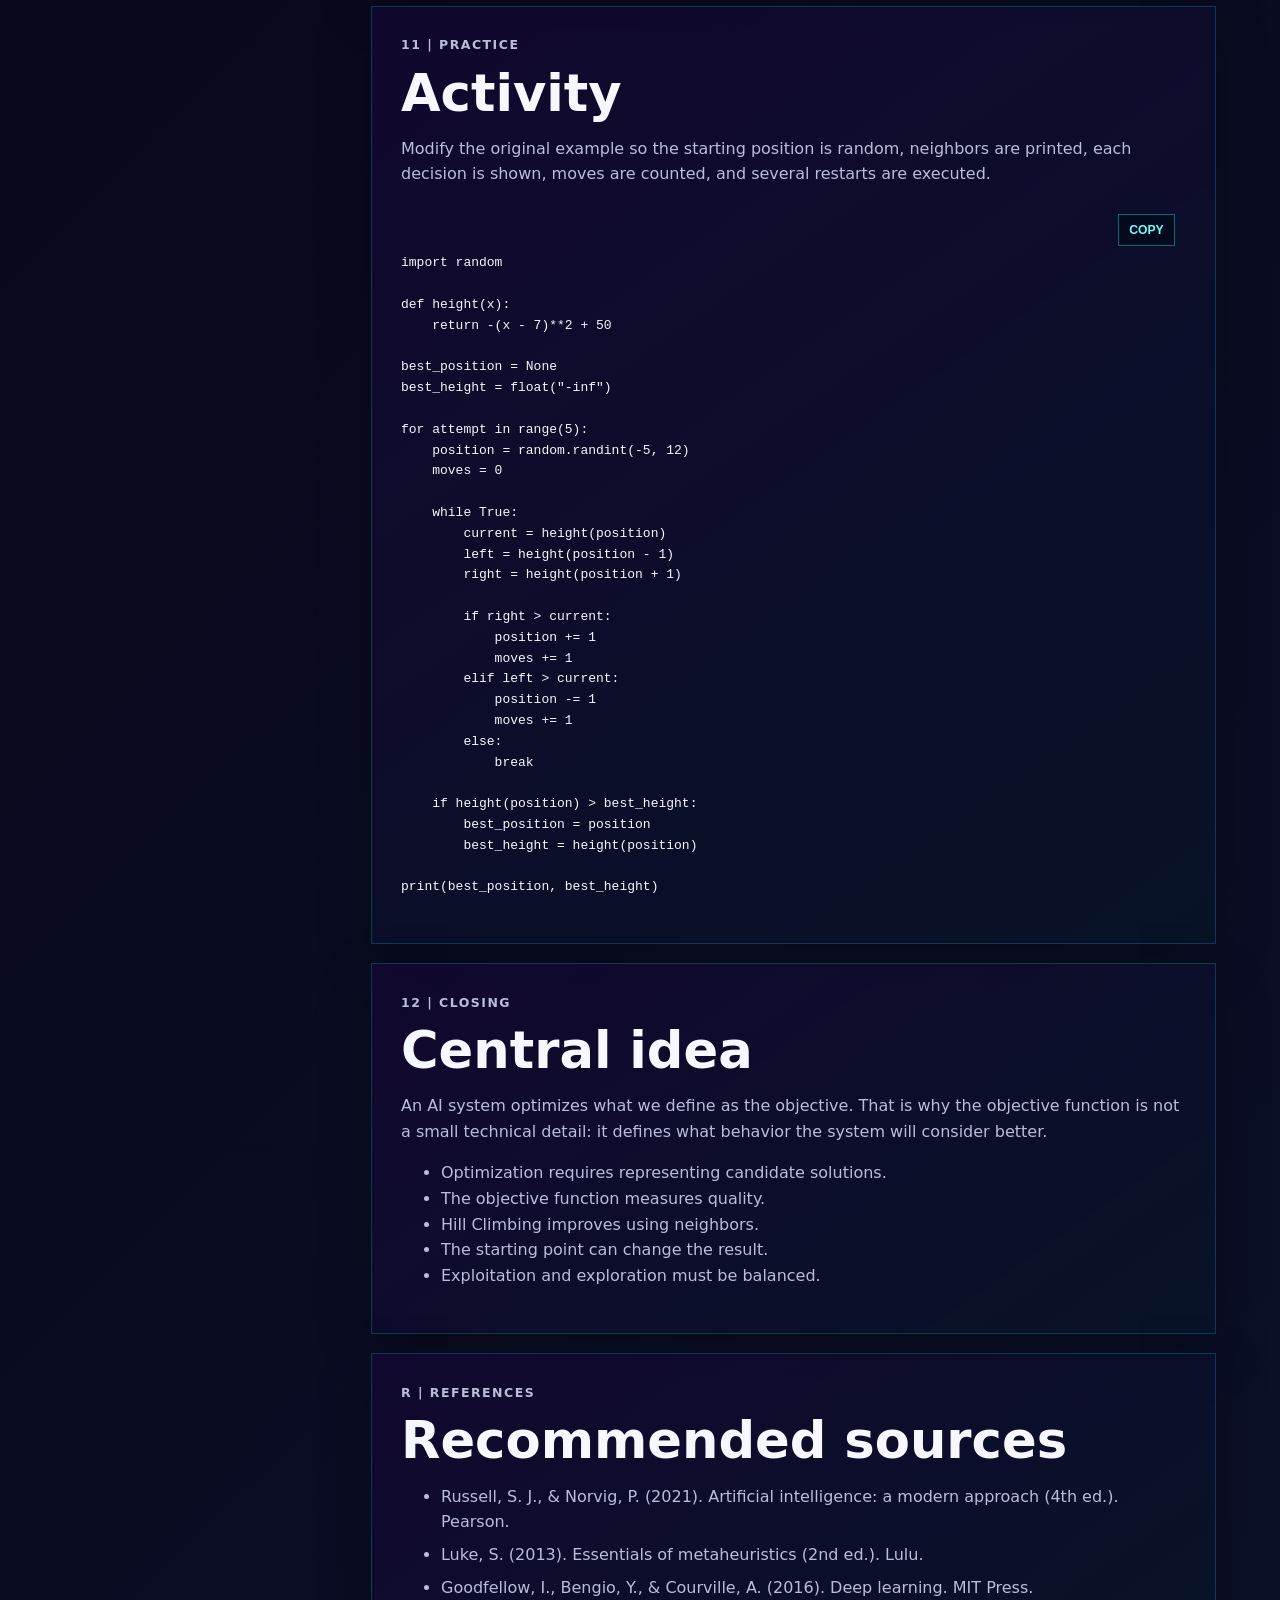
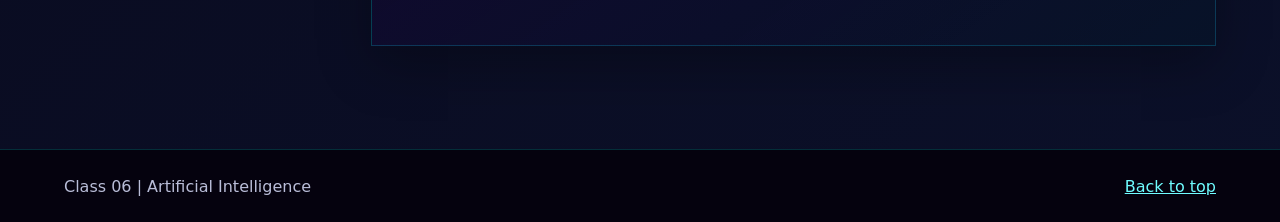
<file: clases/clase-06/index.html>
<!doctype html>
<html lang="en">
  <head>
    <meta charset="utf-8">
    <meta name="viewport" content="width=device-width, initial-scale=1">
    <meta
      name="description"
      content="Clase 06 de Inteligencia Artificial: optimización, función objetivo, Hill Climbing y óptimos locales."
    >
    <title>Clase 06 | Optimización y Hill Climbing</title>
    <link rel="stylesheet" href="../../styles.css?v=optimization-hill-climbing-20260927">
  </head>
  <body class="lesson-page">
    <header class="site-header">
      <a class="brand" href="../../" aria-label="Volver al notebook de IA">
        <span class="brand-mark">AI</span>
        <span>Inteligencia Artificial</span>
      </a>
      <nav class="top-nav" aria-label="Navegación de la clase">
        <a href="#ruta" data-lesson-i18n="navRoute">Route</a>
        <a href="#practice-en" data-lesson-nav="practice" data-lesson-i18n="navPractice">Practice</a>
        <a href="#references-en" data-lesson-nav="references" data-lesson-i18n="navReferences">References</a>
        <a class="repo-link" href="https://github.com/DIALVEBE/IA" rel="noreferrer">GitHub</a>
      </nav>
      <div class="language-switch" role="group" aria-label="Language switch">
        <button class="lang-button is-active" type="button" data-lang="en">EN</button>
        <button class="lang-button" type="button" data-lang="es">ES</button>
      </div>
    </header>

    <main id="top">
      <section class="lesson-hero">
        <div class="hero-copy">
          <p class="eyebrow" data-lesson-i18n="heroKicker">Optimization | Week 6</p>
          <h1 data-lesson-i18n="heroTitle">Optimization and Hill Climbing</h1>
          <p class="hero-text" data-lesson-i18n="heroText">
            Move from finding any solution to improving candidate solutions with an objective function, neighbors, and local decisions.
          </p>
          <div class="hero-actions">
            <a class="primary-action" href="#ruta" data-lesson-i18n="startClass">Start class</a>
          </div>
        </div>
        <figure class="lesson-hero-visual">
          <div class="optimization-hero-diagram" role="img" aria-label="Optimization landscape">
            <svg viewBox="0 0 720 440">
              <path class="landscape-line" d="M55 340 C110 310 126 212 178 202 C232 190 235 280 288 276 C340 272 354 185 405 150 C455 116 500 142 532 100 C572 48 622 80 670 56"></path>
              <path class="landscape-path" d="M80 332 C120 295 136 232 178 202 C213 178 240 245 288 276"></path>
              <circle class="landscape-point" cx="80" cy="332" r="12"></circle>
              <circle class="landscape-point local" cx="178" cy="202" r="13"></circle>
              <circle class="landscape-point global" cx="670" cy="56" r="13"></circle>
              <text class="landscape-label" x="80" y="370" data-lesson-i18n="heroStart">Start</text>
              <text class="landscape-label" x="178" y="170" data-lesson-i18n="heroLocal">Local optimum</text>
              <text class="landscape-label" x="610" y="40" data-lesson-i18n="heroGlobal">Global optimum</text>
            </svg>
          </div>
        </figure>
      </section>

      <section class="lesson-shell" id="ruta">
        <aside class="topic-index lesson-index" aria-label="Índice de clase">
          <div class="index-title" data-lesson-i18n="routeTitle">Route</div>
          <a href="#optimization-en" data-lesson-nav="optimization" data-lesson-i18n="idxOptimization">1. Optimization</a>
          <a href="#objective-en" data-lesson-nav="objective" data-lesson-i18n="idxObjective">2. Objective function</a>
          <a href="#hill-en" data-lesson-nav="hill" data-lesson-i18n="idxHill">3. Hill Climbing</a>
          <a href="#steps-en" data-lesson-nav="steps" data-lesson-i18n="idxSteps">4. Step by step</a>
          <a href="#code-en" data-lesson-nav="code" data-lesson-i18n="idxCode">5. Code</a>
          <a href="#space-en" data-lesson-nav="space" data-lesson-i18n="idxSpace">6. Search space</a>
          <a href="#local-en" data-lesson-nav="local" data-lesson-i18n="idxLocal">7. Local optimum</a>
          <a href="#restart-en" data-lesson-nav="restart" data-lesson-i18n="idxRestart">8. Random restarts</a>
          <a href="#ml-en" data-lesson-nav="ml" data-lesson-i18n="idxMl">9. ML connection</a>
          <a href="#beyond-en" data-lesson-nav="beyond" data-lesson-i18n="idxBeyond">10. Beyond Hill Climbing</a>
          <a href="#practice-en" data-lesson-nav="practice" data-lesson-i18n="idxPractice">11. Practice</a>
          <a href="#references-en" data-lesson-nav="references" data-lesson-i18n="idxReferences">R. References</a>
        </aside>

        <div class="lesson-content" data-lang-only="es" hidden>
          <section class="lesson-section" id="optimizacion">
            <p class="eyebrow">1 | Mejorar</p>
            <h2>Optimización en inteligencia artificial</h2>
            <p>
              En inteligencia artificial no siempre basta con encontrar una solución.
              En muchos problemas existen muchas respuestas posibles y la pregunta
              importante es cuál de ellas es mejor según un criterio.
            </p>
            <aside class="question"><strong>Idea central.</strong> Buscar es encontrar una solución. Optimizar es intentar encontrar la mejor solución o una suficientemente buena.</aside>
            <div class="concept-list">
              <article><h3>Rutas</h3><p>Minimizar distancia, costo o tiempo.</p></article>
              <article><h3>Modelos</h3><p>Minimizar el error de predicción.</p></article>
              <article><h3>Videojuegos</h3><p>Maximizar la puntuación de un agente.</p></article>
              <article><h3>Horarios</h3><p>Reducir conflictos entre clases, salones y recursos disponibles.</p></article>
            </div>
            <figure class="lesson-figure">
              <div class="lesson-diagram optimization-flow" role="img" aria-label="Ciclo general de optimización">
                <span>Proponer</span><span>Evaluar</span><strong>Comparar</strong><span>Mejorar</span><span>Repetir</span>
              </div>
              <figcaption>Figura 1. Optimizar implica comparar soluciones según una medida de calidad.</figcaption>
            </figure>
          </section>

          <section class="lesson-section" id="objetivo">
            <p class="eyebrow">2 | Medir</p>
            <h2>Función objetivo</h2>
            <p>La función objetivo mide qué tan buena es una solución candidata.</p>
            <code class="prob-formula">f(x) = -(x - 7)^2 + 50</code>
            <p>En este ejemplo, cada valor de <code>x</code> representa una posición y <code>f(x)</code> representa la altura.</p>
            <pre><code>def altura(x):
    return -(x - 7)**2 + 50</code></pre>
            <div class="table-wrap">
              <table>
                <thead><tr><th>x</th><th>0</th><th>1</th><th>2</th><th>3</th><th>4</th><th>5</th><th>6</th><th>7</th><th>8</th></tr></thead>
                <tbody><tr><td>altura</td><td>1</td><td>14</td><td>25</td><td>34</td><td>41</td><td>46</td><td>49</td><td>50</td><td>49</td></tr></tbody>
              </table>
            </div>
            <div class="info-grid">
              <article class="objective-card"><strong>Maximizar</strong><span>Buscar el valor más alto: ganancia, puntuación, rendimiento o fitness.</span></article>
              <article class="objective-card"><strong>Minimizar</strong><span>Buscar el valor más bajo: distancia, tiempo, costo, energía o error.</span></article>
            </div>
          </section>

          <section class="lesson-section" id="hill-es">
            <p class="eyebrow">3 | Estrategia local</p>
            <h2>Hill Climbing</h2>
            <p>Hill Climbing observa soluciones cercanas y se mueve hacia una que mejore el valor actual.</p>
            <figure class="lesson-figure">
              <div class="lesson-diagram optimization-flow" role="img" aria-label="Funcionamiento de Hill Climbing">
                <span>Posición inicial</span><span>Evaluar actual</span><strong>Evaluar vecinos</strong><span>Mover si mejora</span><span>Detener si no mejora</span>
              </div>
              <figcaption>Figura 2. El algoritmo no ve todo el paisaje; decide con información local.</figcaption>
            </figure>
            <aside class="callout"><strong>Regla.</strong> Si un vecino cercano es mejor que la solución actual, el algoritmo se mueve hacia ese vecino.</aside>
          </section>

          <section class="lesson-section" id="pasos">
            <p class="eyebrow">4 | Ejecución manual</p>
            <h2>Hill Climbing paso a paso</h2>
            <p>Comenzamos en <code>x = 0</code>. Los vecinos son <code>x - 1</code> y <code>x + 1</code>.</p>
            <div class="table-wrap">
              <table>
                <thead><tr><th>Actual</th><th>Izquierda</th><th>Actual</th><th>Derecha</th><th>Decisión</th></tr></thead>
                <tbody>
                  <tr><td>x = 0</td><td>-14</td><td>1</td><td>14</td><td>Mover a x = 1</td></tr>
                  <tr><td>x = 1</td><td>1</td><td>14</td><td>25</td><td>Mover a x = 2</td></tr>
                  <tr><td>x = 2</td><td>14</td><td>25</td><td>34</td><td>Mover a x = 3</td></tr>
                  <tr><td>x = 6</td><td>46</td><td>49</td><td>50</td><td>Mover a x = 7</td></tr>
                  <tr><td>x = 7</td><td>49</td><td>50</td><td>49</td><td>Detener</td></tr>
                </tbody>
              </table>
            </div>
            <code class="prob-formula">49 &lt; 50 &gt; 49</code>
            <aside class="callout"><strong>Resultado.</strong> El algoritmo se detiene en x = 7 porque ningún vecino inmediato mejora la altura 50.</aside>
          </section>

          <section class="lesson-section" id="codigo">
            <p class="eyebrow">5 | Implementación</p>
            <h2>Código completo</h2>
            <p>Este código implementa Hill Climbing sobre la función de altura. El botón Copiar permite llevarlo directamente al editor.</p>
            <pre><code>def altura(x):
    return -(x - 7)**2 + 50


posicion = 0

while True:
    actual = altura(posicion)
    izquierda = altura(posicion - 1)
    derecha = altura(posicion + 1)

    print(f"x={posicion:2} | altura={actual:2}")

    if derecha > actual:
        posicion += 1
    elif izquierda > actual:
        posicion -= 1
    else:
        break

print("Mejor solucion encontrada")
print(f"x = {posicion}")
print(f"altura = {altura(posicion)}")</code></pre>
            <div class="table-wrap">
              <table>
                <thead><tr><th>Concepto</th><th>En el código</th></tr></thead>
                <tbody>
                  <tr><td>Solución candidata</td><td><code>posicion</code></td></tr>
                  <tr><td>Función objetivo</td><td><code>altura(x)</code></td></tr>
                  <tr><td>Vecinos</td><td><code>posicion - 1</code> y <code>posicion + 1</code></td></tr>
                  <tr><td>Criterio de mejora</td><td><code>derecha &gt; actual</code> o <code>izquierda &gt; actual</code></td></tr>
                  <tr><td>Criterio de parada</td><td>Ningún vecino mejora</td></tr>
                </tbody>
              </table>
            </div>
          </section>

          <section class="lesson-section" id="espacio">
            <p class="eyebrow">6 | Vecinos</p>
            <h2>Espacio de búsqueda</h2>
            <p>El espacio de búsqueda contiene todas las soluciones posibles. Hill Climbing explora principalmente soluciones cercanas a la actual.</p>
            <code class="prob-formula">... 0 1 2 3 4 5 6 7 8 ... -> 1 14 25 34 41 46 49 50 49 ...</code>
            <div class="concept-list">
              <article><h3>En una línea</h3><p>Los vecinos de x son x - 1 y x + 1.</p></article>
              <article><h3>En un tablero</h3><p>Los vecinos pueden ser arriba, abajo, izquierda y derecha.</p></article>
              <article><h3>En rutas</h3><p>Un vecino puede aparecer al intercambiar dos ciudades.</p></article>
              <article><h3>En horarios</h3><p>Un vecino puede cambiar una clase de salón o franja.</p></article>
            </div>
          </section>

          <section class="lesson-section" id="local">
            <p class="eyebrow">7 | Riesgo</p>
            <h2>Óptimos locales y globales</h2>
            <p>Un óptimo local es mejor que sus vecinos cercanos, pero no necesariamente es la mejor solución de todo el problema.</p>
            <figure class="lesson-figure">
              <div class="graph-panel">
                <svg class="optimization-svg" viewBox="0 0 720 360" role="img" aria-label="Paisaje con óptimo local y global">
                  <path class="landscape-line" d="M55 290 C105 250 120 165 170 155 C222 146 238 230 285 228 C340 224 356 196 398 180 C456 158 486 88 535 70 C588 50 630 64 675 42"></path>
                  <circle class="landscape-point local" cx="170" cy="155" r="13"></circle>
                  <circle class="landscape-point global" cx="675" cy="42" r="13"></circle>
                  <text class="landscape-label" x="170" y="125">Óptimo local</text>
                  <text class="landscape-label" x="610" y="31">Óptimo global</text>
                </svg>
              </div>
              <figcaption>Figura 3. Desde una región localmente buena, todos los vecinos pueden parecer peores aunque exista una cima más alta lejos.</figcaption>
            </figure>
            <aside class="warning callout"><strong>Límite.</strong> Hill Climbing no garantiza encontrar siempre el óptimo global.</aside>
          </section>

          <section class="lesson-section" id="reinicios">
            <p class="eyebrow">8 | Exploración</p>
            <h2>Reinicios aleatorios</h2>
            <p>Una mejora sencilla consiste en ejecutar Hill Climbing varias veces desde posiciones iniciales diferentes y conservar el mejor resultado.</p>
            <figure class="lesson-figure">
              <div class="lesson-diagram restart-flow" role="img" aria-label="Reinicios aleatorios">
                <span>Inicio 1</span><span>Inicio 2</span><span>Inicio 3</span><strong>Comparar resultados</strong><span>Conservar mejor</span>
              </div>
              <figcaption>Figura 4. Los reinicios no garantizan el óptimo global, pero reducen la dependencia de un único punto inicial.</figcaption>
            </figure>
          </section>

          <section class="lesson-section" id="ml">
            <p class="eyebrow">9 | Aprendizaje</p>
            <h2>Optimización y Machine Learning</h2>
            <p>Entrenar un modelo puede verse como un problema de optimización: se ajustan parámetros para reducir el error.</p>
            <figure class="lesson-figure">
              <div class="lesson-diagram ml-optimization-flow" role="img" aria-label="Optimización en aprendizaje automático">
                <span>Datos</span><span>Modelo</span><strong>Predicción</strong><span>Calcular error</span><span>Ajustar parámetros</span>
              </div>
              <figcaption>Figura 5. Muchos modelos modernos aprenden minimizando una función de error.</figcaption>
            </figure>
            <aside class="callout"><strong>Conexión.</strong> Hill Climbing no suele entrenar redes neuronales modernas, pero ayuda a entender la idea de evaluar parámetros y buscar valores mejores.</aside>
          </section>

          <section class="lesson-section" id="mas-alla">
            <p class="eyebrow">10 | Metaheurísticas</p>
            <h2>Más allá de Hill Climbing</h2>
            <p>Los óptimos locales motivan estrategias que exploran más allá del vecino inmediato.</p>
            <div class="concept-list">
              <article><h3>Simulated Annealing</h3><p>Puede aceptar temporalmente movimientos peores para escapar de una cima local.</p></article>
              <article><h3>Algoritmos genéticos</h3><p>Mantienen una población de soluciones, seleccionan, cruzan y mutan candidatos.</p></article>
              <article><h3>Random Restart</h3><p>Repite Hill Climbing desde diferentes inicios.</p></article>
              <article><h3>Otras metaheurísticas</h3><p>Buscan equilibrar explotación de regiones buenas y exploración de regiones nuevas.</p></article>
            </div>
          </section>

          <section class="lesson-section" id="practica">
            <p class="eyebrow">11 | Práctica</p>
            <h2>Actividad</h2>
            <p>Modifica el ejemplo original para que la posición inicial sea aleatoria, muestre vecinos, indique la decisión tomada, cuente movimientos y ejecute varios reinicios.</p>
            <pre><code>import random

def altura(x):
    return -(x - 7)**2 + 50

mejor_posicion = None
mejor_altura = float("-inf")

for intento in range(5):
    posicion = random.randint(-5, 12)
    movimientos = 0

    while True:
        actual = altura(posicion)
        izquierda = altura(posicion - 1)
        derecha = altura(posicion + 1)

        if derecha > actual:
            posicion += 1
            movimientos += 1
        elif izquierda > actual:
            posicion -= 1
            movimientos += 1
        else:
            break

    if altura(posicion) > mejor_altura:
        mejor_posicion = posicion
        mejor_altura = altura(posicion)

print(mejor_posicion, mejor_altura)</code></pre>
          </section>

          <section class="lesson-section" id="cierre">
            <p class="eyebrow">12 | Cierre</p>
            <h2>Idea central</h2>
            <p>Un sistema de IA optimiza aquello que definimos como objetivo. Por eso la función objetivo no es un detalle técnico: define qué comportamiento considerará mejor el sistema.</p>
            <ul>
              <li>Optimizar requiere representar soluciones candidatas.</li>
              <li>La función objetivo mide calidad.</li>
              <li>Hill Climbing mejora usando vecinos.</li>
              <li>El punto inicial puede cambiar el resultado.</li>
              <li>Explotar y explorar deben equilibrarse.</li>
            </ul>
          </section>

          <section class="lesson-section" id="referencias">
            <p class="eyebrow">R | Referencias</p>
            <h2>Fuentes recomendadas</h2>
            <ul class="reference-list">
              <li>Russell, S. J., & Norvig, P. (2021). Artificial intelligence: a modern approach (4th ed.). Pearson.</li>
              <li>Luke, S. (2013). Essentials of metaheuristics (2nd ed.). Lulu.</li>
              <li>Goodfellow, I., Bengio, Y., & Courville, A. (2016). Deep learning. MIT Press.</li>
            </ul>
          </section>
        </div>

        <div class="lesson-content" data-lang-only="en">
          <section class="lesson-section" id="optimization-en">
            <p class="eyebrow">1 | Improve</p>
            <h2>Optimization in artificial intelligence</h2>
            <p>In artificial intelligence, finding one solution is not always enough. Many problems have many possible answers, and the important question is which one is better according to a criterion.</p>
            <aside class="question"><strong>Core idea.</strong> Searching means finding a solution. Optimizing means trying to find the best solution or one that is good enough.</aside>
            <div class="concept-list">
              <article><h3>Routes</h3><p>Minimize distance, cost, or time.</p></article>
              <article><h3>Models</h3><p>Minimize prediction error.</p></article>
              <article><h3>Games</h3><p>Maximize an agent's score.</p></article>
              <article><h3>Schedules</h3><p>Reduce conflicts between classes, rooms, and constraints.</p></article>
            </div>
            <figure class="lesson-figure">
              <div class="lesson-diagram optimization-flow" role="img" aria-label="General optimization cycle">
                <span>Propose</span><span>Evaluate</span><strong>Compare</strong><span>Improve</span><span>Repeat</span>
              </div>
              <figcaption>Figure 1. Optimization compares solutions using a quality measure.</figcaption>
            </figure>
          </section>

          <section class="lesson-section" id="objective-en">
            <p class="eyebrow">2 | Measure</p>
            <h2>Objective function</h2>
            <p>The objective function measures how good a candidate solution is.</p>
            <code class="prob-formula">f(x) = -(x - 7)^2 + 50</code>
            <p>In this example, each value of <code>x</code> represents a position and <code>f(x)</code> represents height.</p>
            <pre><code>def height(x):
    return -(x - 7)**2 + 50</code></pre>
            <div class="table-wrap">
              <table>
                <thead><tr><th>x</th><th>0</th><th>1</th><th>2</th><th>3</th><th>4</th><th>5</th><th>6</th><th>7</th><th>8</th></tr></thead>
                <tbody><tr><td>height</td><td>1</td><td>14</td><td>25</td><td>34</td><td>41</td><td>46</td><td>49</td><td>50</td><td>49</td></tr></tbody>
              </table>
            </div>
            <div class="info-grid">
              <article class="objective-card"><strong>Maximize</strong><span>Seek the highest value: profit, score, performance, or fitness.</span></article>
              <article class="objective-card"><strong>Minimize</strong><span>Seek the lowest value: distance, time, cost, energy, or error.</span></article>
            </div>
          </section>

          <section class="lesson-section" id="hill-en">
            <p class="eyebrow">3 | Local strategy</p>
            <h2>Hill Climbing</h2>
            <p>Hill Climbing looks at nearby solutions and moves toward one that improves the current value.</p>
            <figure class="lesson-figure">
              <div class="lesson-diagram optimization-flow" role="img" aria-label="Hill Climbing behavior">
                <span>Initial position</span><span>Evaluate current</span><strong>Evaluate neighbors</strong><span>Move if better</span><span>Stop if not better</span>
              </div>
              <figcaption>Figure 2. The algorithm does not see the whole landscape; it decides with local information.</figcaption>
            </figure>
            <aside class="callout"><strong>Rule.</strong> If a nearby neighbor is better than the current solution, the algorithm moves to that neighbor.</aside>
          </section>

          <section class="lesson-section" id="steps-en">
            <p class="eyebrow">4 | Manual run</p>
            <h2>Hill Climbing step by step</h2>
            <p>We start at <code>x = 0</code>. The neighbors are <code>x - 1</code> and <code>x + 1</code>.</p>
            <div class="table-wrap">
              <table>
                <thead><tr><th>Current</th><th>Left</th><th>Current</th><th>Right</th><th>Decision</th></tr></thead>
                <tbody>
                  <tr><td>x = 0</td><td>-14</td><td>1</td><td>14</td><td>Move to x = 1</td></tr>
                  <tr><td>x = 1</td><td>1</td><td>14</td><td>25</td><td>Move to x = 2</td></tr>
                  <tr><td>x = 2</td><td>14</td><td>25</td><td>34</td><td>Move to x = 3</td></tr>
                  <tr><td>x = 6</td><td>46</td><td>49</td><td>50</td><td>Move to x = 7</td></tr>
                  <tr><td>x = 7</td><td>49</td><td>50</td><td>49</td><td>Stop</td></tr>
                </tbody>
              </table>
            </div>
            <code class="prob-formula">49 &lt; 50 &gt; 49</code>
            <aside class="callout"><strong>Result.</strong> The algorithm stops at x = 7 because no immediate neighbor improves height 50.</aside>
          </section>

          <section class="lesson-section" id="code-en">
            <p class="eyebrow">5 | Implementation</p>
            <h2>Complete code</h2>
            <p>This code implements Hill Climbing over the height function. The Copy button sends it directly to the editor.</p>
            <pre><code>def height(x):
    return -(x - 7)**2 + 50


position = 0

while True:
    current = height(position)
    left = height(position - 1)
    right = height(position + 1)

    print(f"x={position:2} | height={current:2}")

    if right > current:
        position += 1
    elif left > current:
        position -= 1
    else:
        break

print("Best solution found")
print(f"x = {position}")
print(f"height = {height(position)}")</code></pre>
            <div class="table-wrap">
              <table>
                <thead><tr><th>Concept</th><th>In the code</th></tr></thead>
                <tbody>
                  <tr><td>Candidate solution</td><td><code>position</code></td></tr>
                  <tr><td>Objective function</td><td><code>height(x)</code></td></tr>
                  <tr><td>Neighbors</td><td><code>position - 1</code> and <code>position + 1</code></td></tr>
                  <tr><td>Improvement criterion</td><td><code>right &gt; current</code> or <code>left &gt; current</code></td></tr>
                  <tr><td>Stopping criterion</td><td>No neighbor improves</td></tr>
                </tbody>
              </table>
            </div>
          </section>

          <section class="lesson-section" id="space-en">
            <p class="eyebrow">6 | Neighbors</p>
            <h2>Search space</h2>
            <p>The search space contains all possible solutions. Hill Climbing mainly explores solutions near the current one.</p>
            <code class="prob-formula">... 0 1 2 3 4 5 6 7 8 ... -> 1 14 25 34 41 46 49 50 49 ...</code>
            <div class="concept-list">
              <article><h3>On a line</h3><p>The neighbors of x are x - 1 and x + 1.</p></article>
              <article><h3>On a board</h3><p>Neighbors may be up, down, left, and right.</p></article>
              <article><h3>In routes</h3><p>A neighbor may appear by swapping two cities.</p></article>
              <article><h3>In schedules</h3><p>A neighbor may change a class to another room or time slot.</p></article>
            </div>
          </section>

          <section class="lesson-section" id="local-en">
            <p class="eyebrow">7 | Risk</p>
            <h2>Local and global optima</h2>
            <p>A local optimum is better than nearby solutions, but it is not necessarily the best solution in the whole problem.</p>
            <figure class="lesson-figure">
              <div class="graph-panel">
                <svg class="optimization-svg" viewBox="0 0 720 360" role="img" aria-label="Landscape with local and global optima">
                  <path class="landscape-line" d="M55 290 C105 250 120 165 170 155 C222 146 238 230 285 228 C340 224 356 196 398 180 C456 158 486 88 535 70 C588 50 630 64 675 42"></path>
                  <circle class="landscape-point local" cx="170" cy="155" r="13"></circle>
                  <circle class="landscape-point global" cx="675" cy="42" r="13"></circle>
                  <text class="landscape-label" x="170" y="125">Local optimum</text>
                  <text class="landscape-label" x="610" y="31">Global optimum</text>
                </svg>
              </div>
              <figcaption>Figure 3. From a locally good region, every neighbor may look worse even though a higher peak exists far away.</figcaption>
            </figure>
            <aside class="warning callout"><strong>Limit.</strong> Hill Climbing does not guarantee that it will always find the global optimum.</aside>
          </section>

          <section class="lesson-section" id="restart-en">
            <p class="eyebrow">8 | Exploration</p>
            <h2>Random restarts</h2>
            <p>A simple improvement is to run Hill Climbing several times from different starting positions and keep the best result.</p>
            <figure class="lesson-figure">
              <div class="lesson-diagram restart-flow" role="img" aria-label="Random restarts">
                <span>Start 1</span><span>Start 2</span><span>Start 3</span><strong>Compare results</strong><span>Keep best</span>
              </div>
              <figcaption>Figure 4. Restarts do not guarantee the global optimum, but they reduce dependence on a single starting point.</figcaption>
            </figure>
          </section>

          <section class="lesson-section" id="ml-en">
            <p class="eyebrow">9 | Learning</p>
            <h2>Optimization and Machine Learning</h2>
            <p>Training a model can be seen as an optimization problem: parameters are adjusted to reduce error.</p>
            <figure class="lesson-figure">
              <div class="lesson-diagram ml-optimization-flow" role="img" aria-label="Optimization in machine learning">
                <span>Data</span><span>Model</span><strong>Prediction</strong><span>Compute error</span><span>Adjust parameters</span>
              </div>
              <figcaption>Figure 5. Many modern models learn by minimizing an error function.</figcaption>
            </figure>
            <aside class="callout"><strong>Connection.</strong> Hill Climbing is not usually used to train modern neural networks, but it helps understand the idea of evaluating parameters and searching for better values.</aside>
          </section>

          <section class="lesson-section" id="beyond-en">
            <p class="eyebrow">10 | Metaheuristics</p>
            <h2>Beyond Hill Climbing</h2>
            <p>Local optima motivate strategies that explore beyond the immediate neighbor.</p>
            <div class="concept-list">
              <article><h3>Simulated Annealing</h3><p>Can temporarily accept worse moves to escape a local peak.</p></article>
              <article><h3>Genetic algorithms</h3><p>Keep a population of solutions, then select, crossover, and mutate candidates.</p></article>
              <article><h3>Random Restart</h3><p>Runs Hill Climbing again from different starting points.</p></article>
              <article><h3>Other metaheuristics</h3><p>Seek a balance between exploiting good regions and exploring new ones.</p></article>
            </div>
          </section>

          <section class="lesson-section" id="practice-en">
            <p class="eyebrow">11 | Practice</p>
            <h2>Activity</h2>
            <p>Modify the original example so the starting position is random, neighbors are printed, each decision is shown, moves are counted, and several restarts are executed.</p>
            <pre><code>import random

def height(x):
    return -(x - 7)**2 + 50

best_position = None
best_height = float("-inf")

for attempt in range(5):
    position = random.randint(-5, 12)
    moves = 0

    while True:
        current = height(position)
        left = height(position - 1)
        right = height(position + 1)

        if right > current:
            position += 1
            moves += 1
        elif left > current:
            position -= 1
            moves += 1
        else:
            break

    if height(position) > best_height:
        best_position = position
        best_height = height(position)

print(best_position, best_height)</code></pre>
          </section>

          <section class="lesson-section" id="closing-en">
            <p class="eyebrow">12 | Closing</p>
            <h2>Central idea</h2>
            <p>An AI system optimizes what we define as the objective. That is why the objective function is not a small technical detail: it defines what behavior the system will consider better.</p>
            <ul>
              <li>Optimization requires representing candidate solutions.</li>
              <li>The objective function measures quality.</li>
              <li>Hill Climbing improves using neighbors.</li>
              <li>The starting point can change the result.</li>
              <li>Exploitation and exploration must be balanced.</li>
            </ul>
          </section>

          <section class="lesson-section" id="references-en">
            <p class="eyebrow">R | References</p>
            <h2>Recommended sources</h2>
            <ul class="reference-list">
              <li>Russell, S. J., & Norvig, P. (2021). Artificial intelligence: a modern approach (4th ed.). Pearson.</li>
              <li>Luke, S. (2013). Essentials of metaheuristics (2nd ed.). Lulu.</li>
              <li>Goodfellow, I., Bengio, Y., & Courville, A. (2016). Deep learning. MIT Press.</li>
            </ul>
          </section>
        </div>
      </section>
    </main>

    <footer class="site-footer">
      <span data-lesson-i18n="footerText">Class 06 | Artificial Intelligence</span>
      <a href="#top" data-lesson-i18n="backTop">Back to top</a>
    </footer>
    <script src="lesson.js?v=optimization-hill-climbing-20260927"></script>
  </body>
</html>
</file>
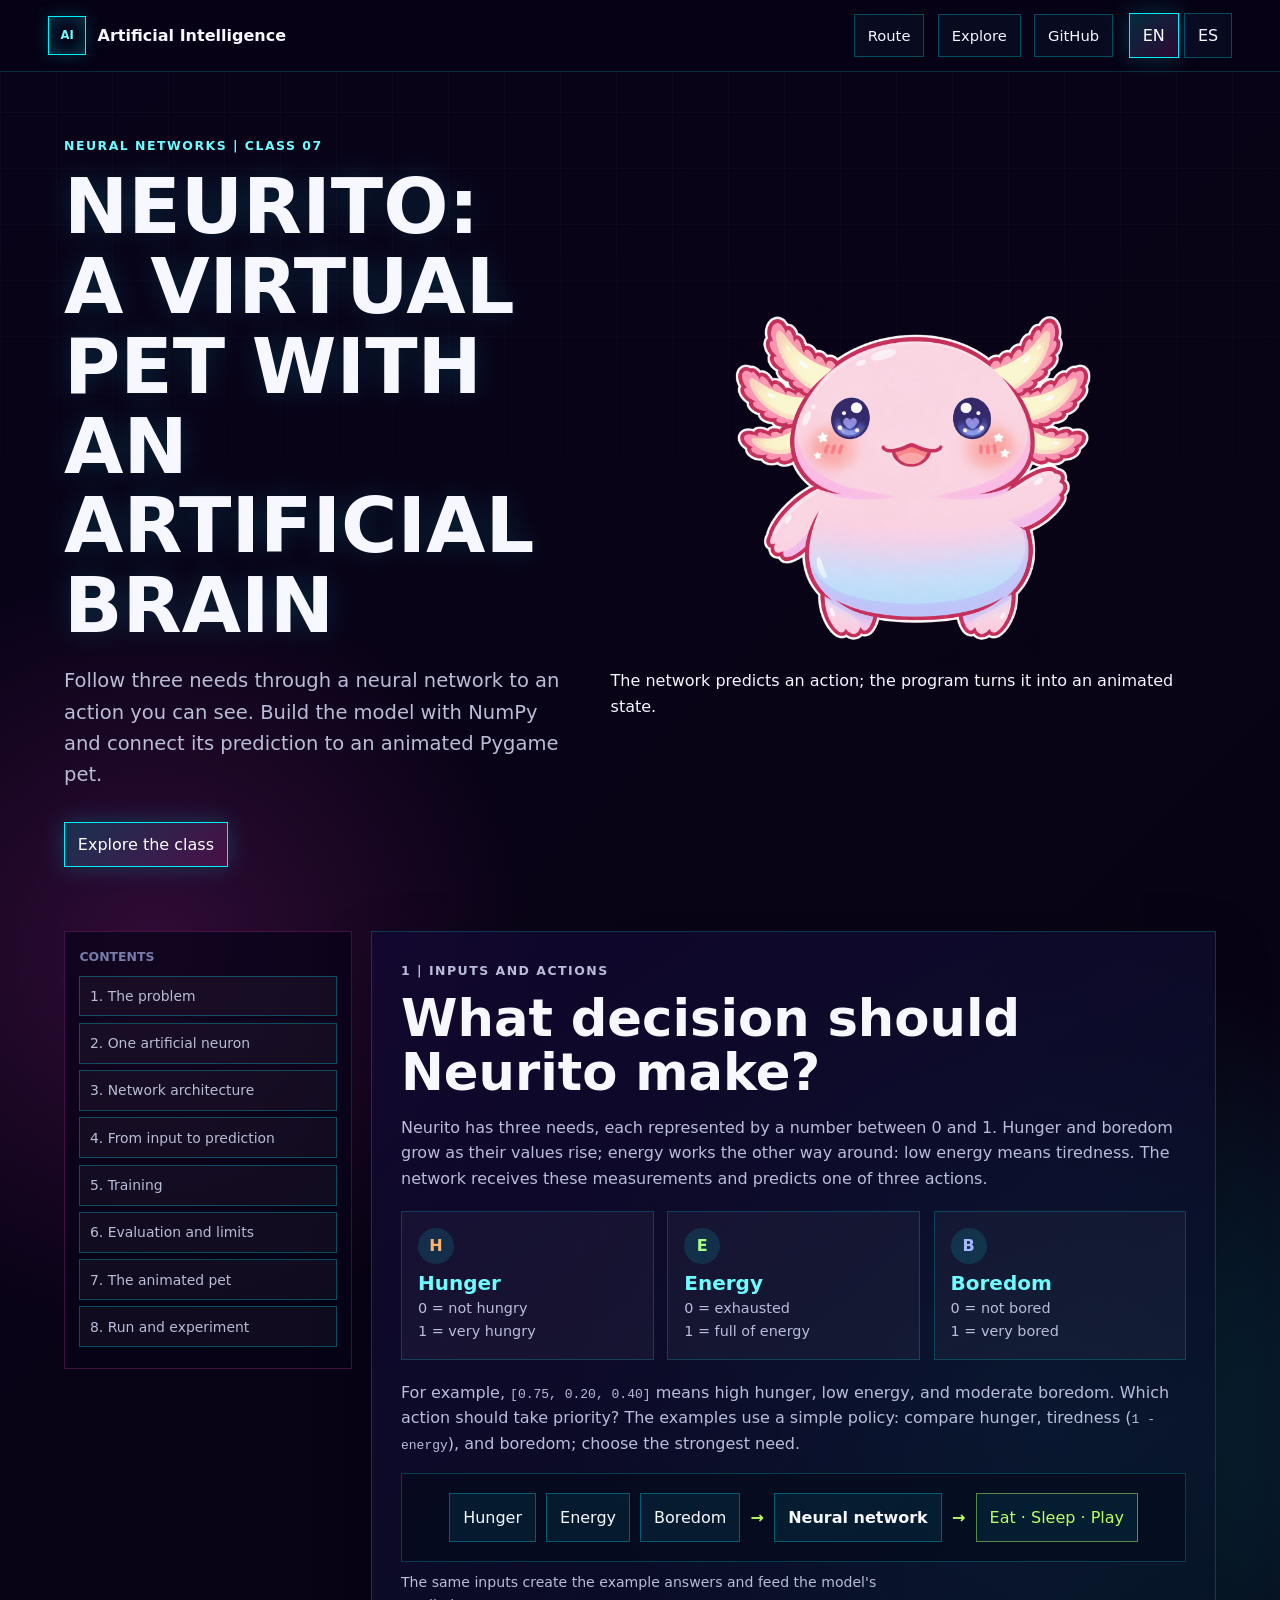
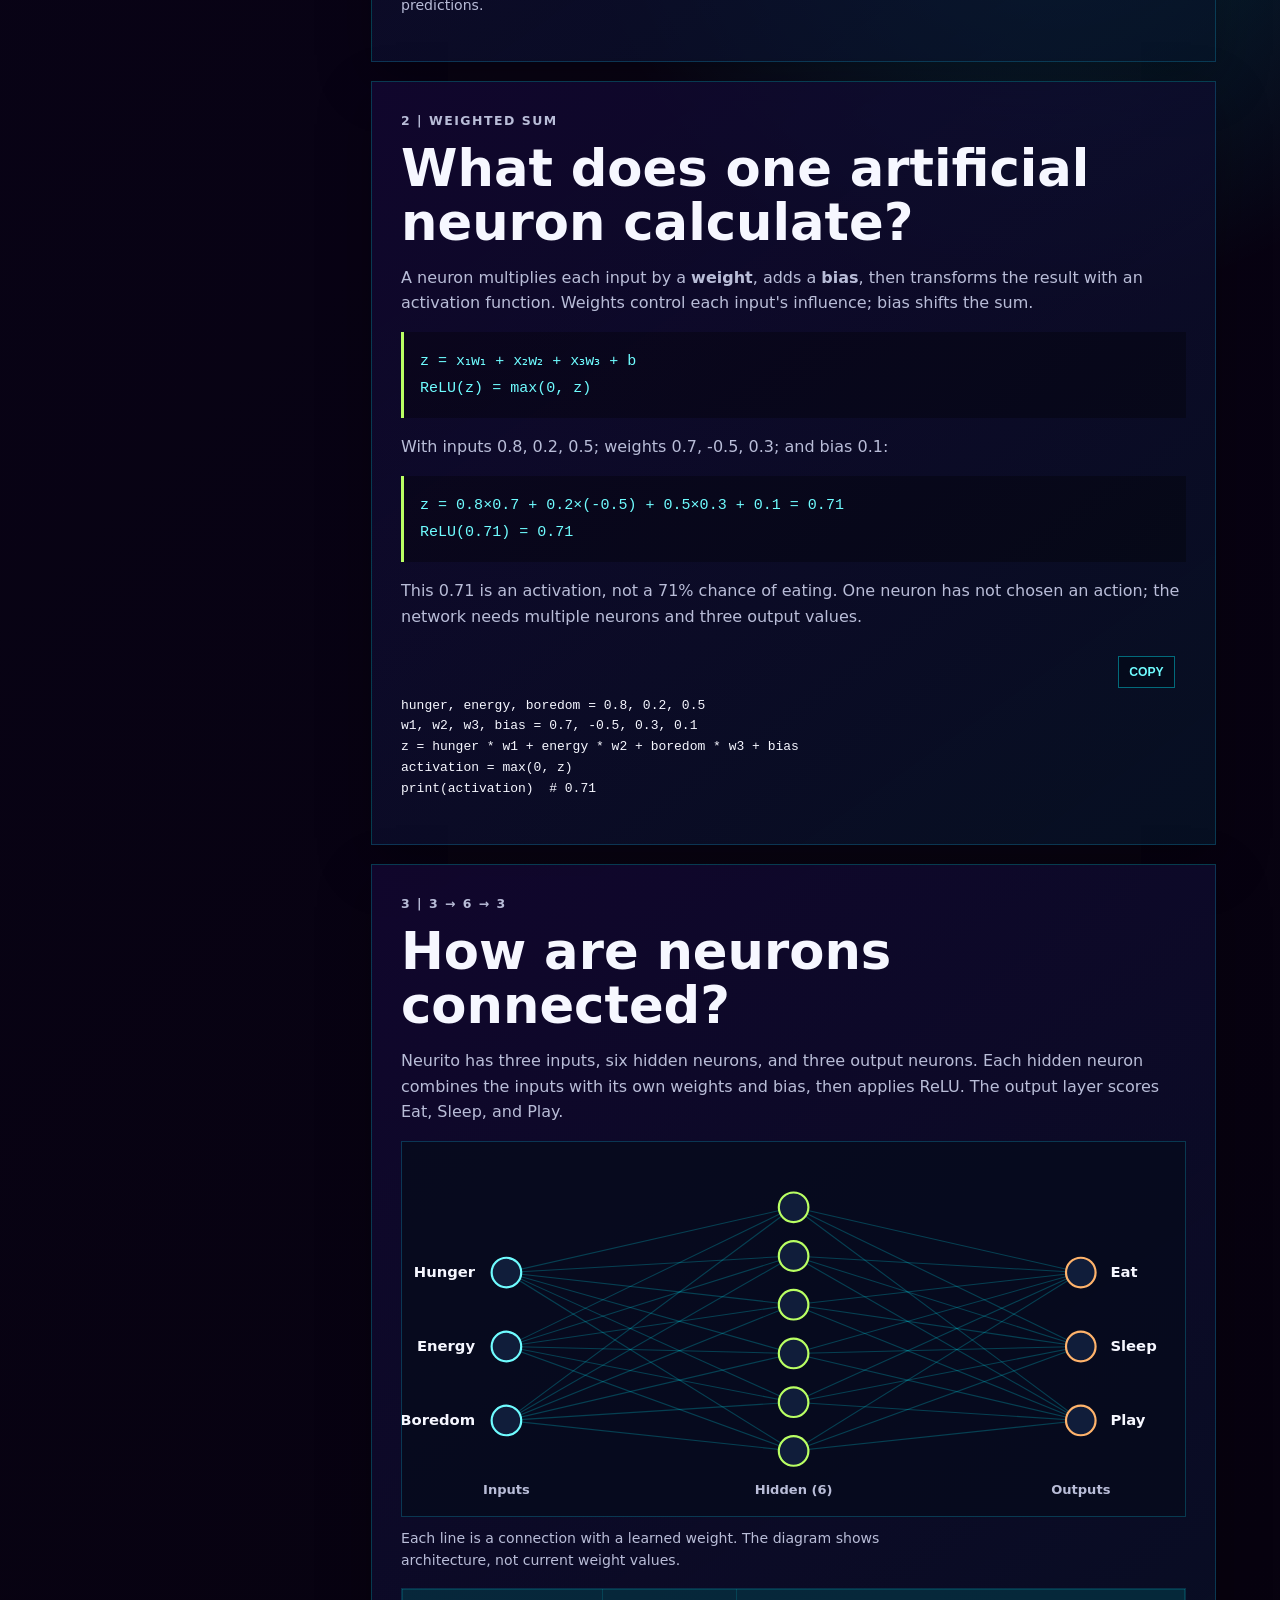
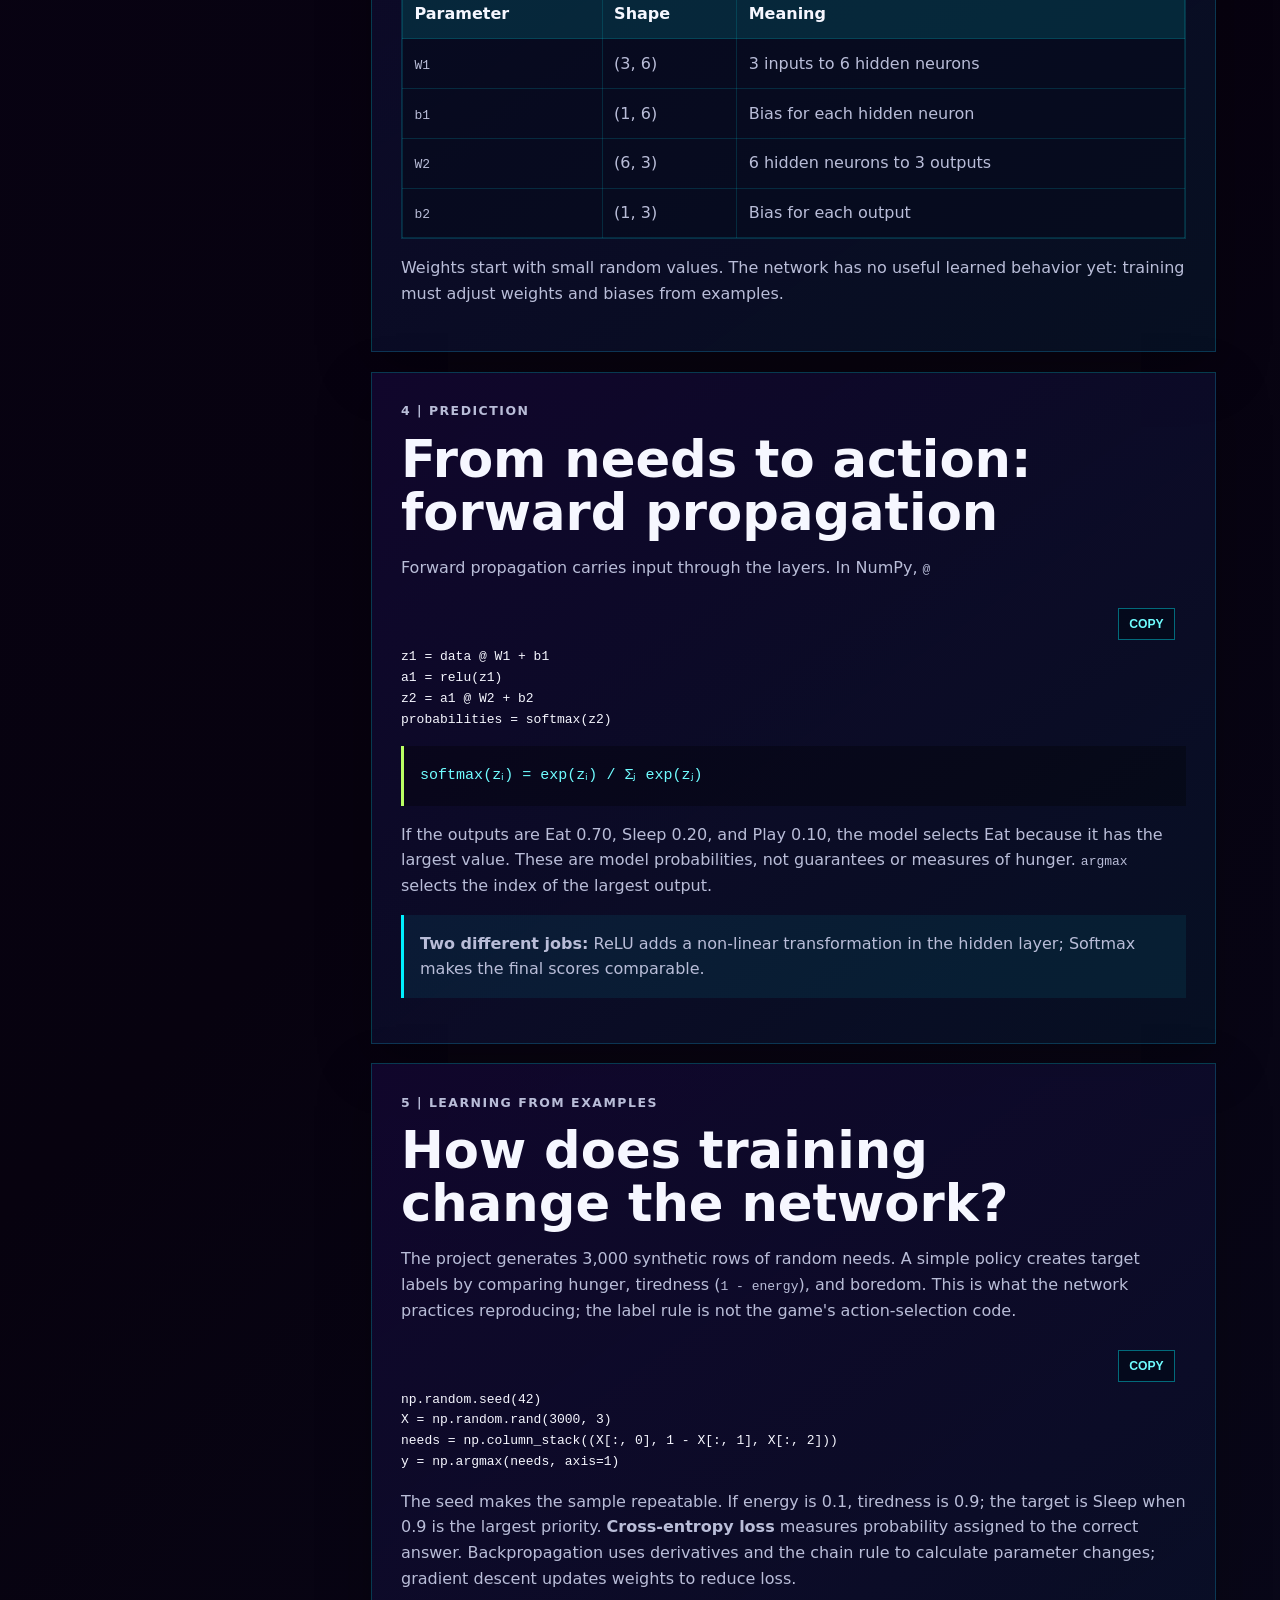
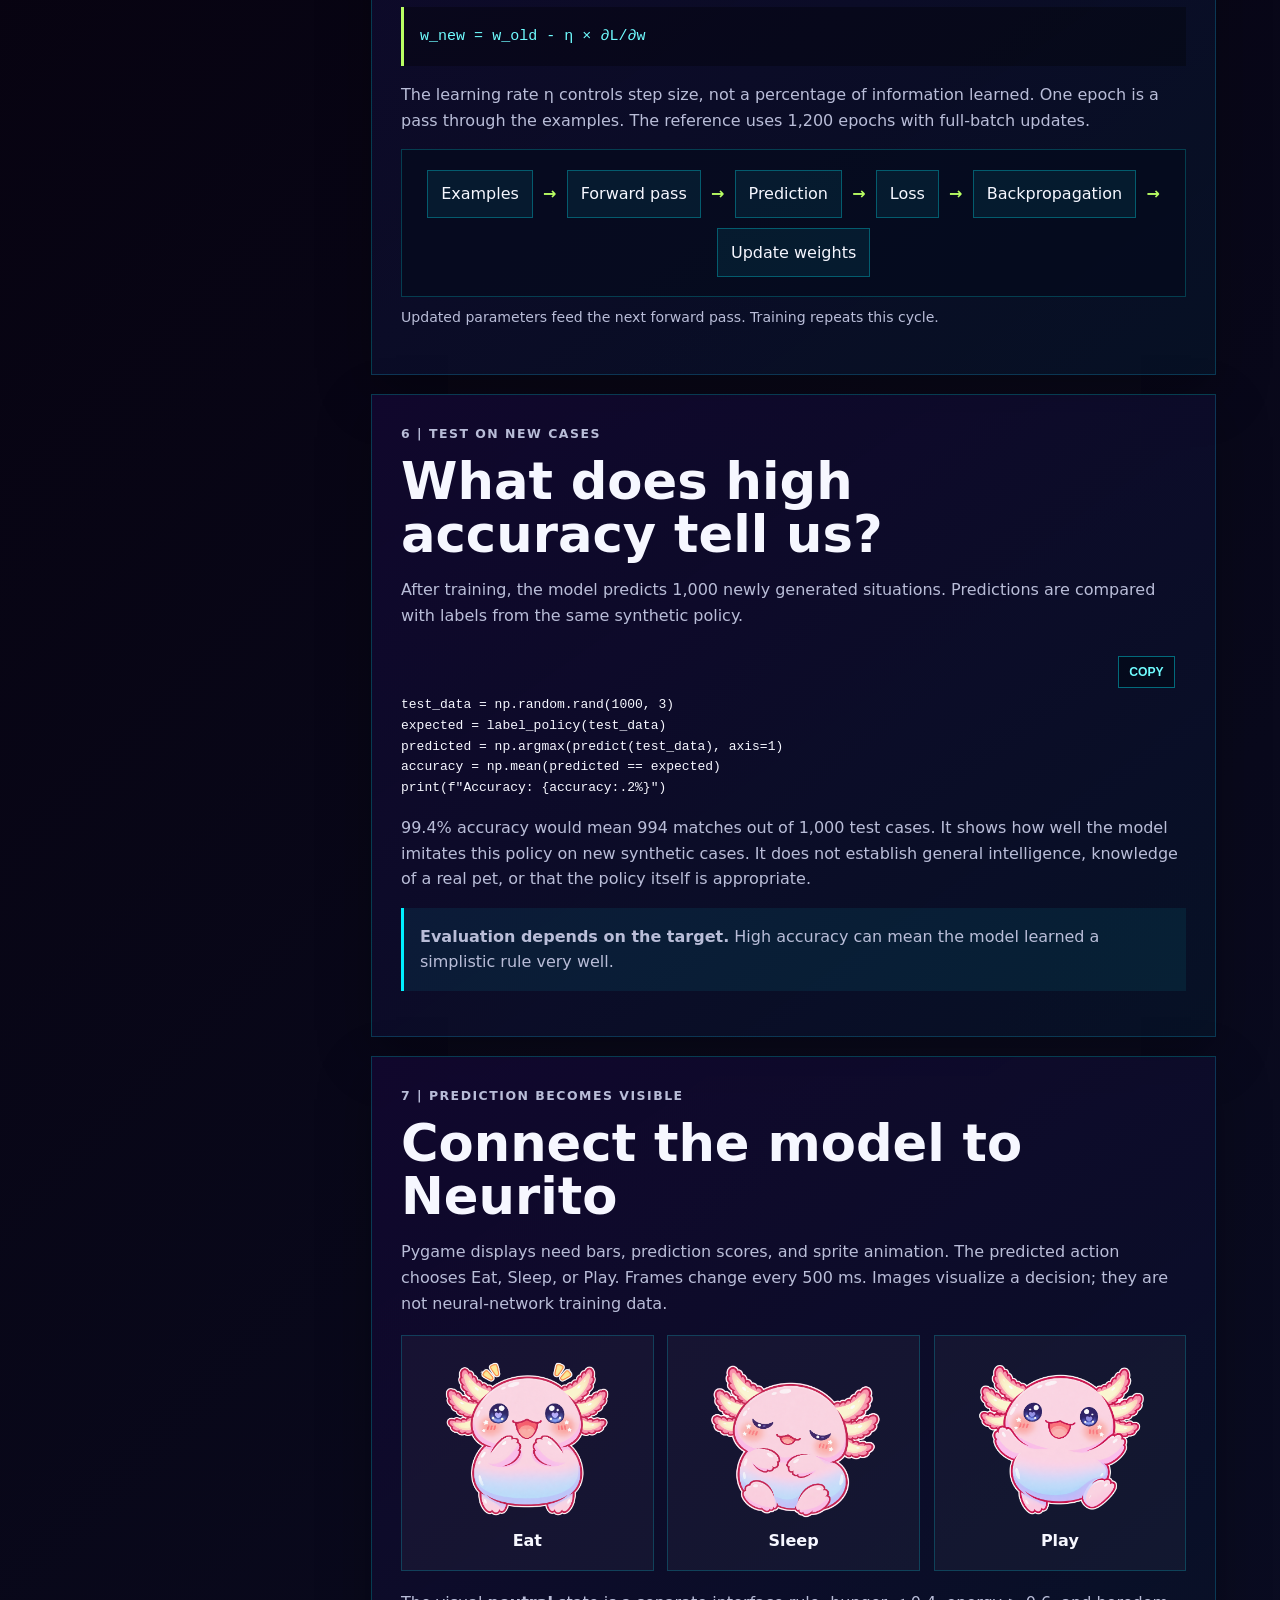
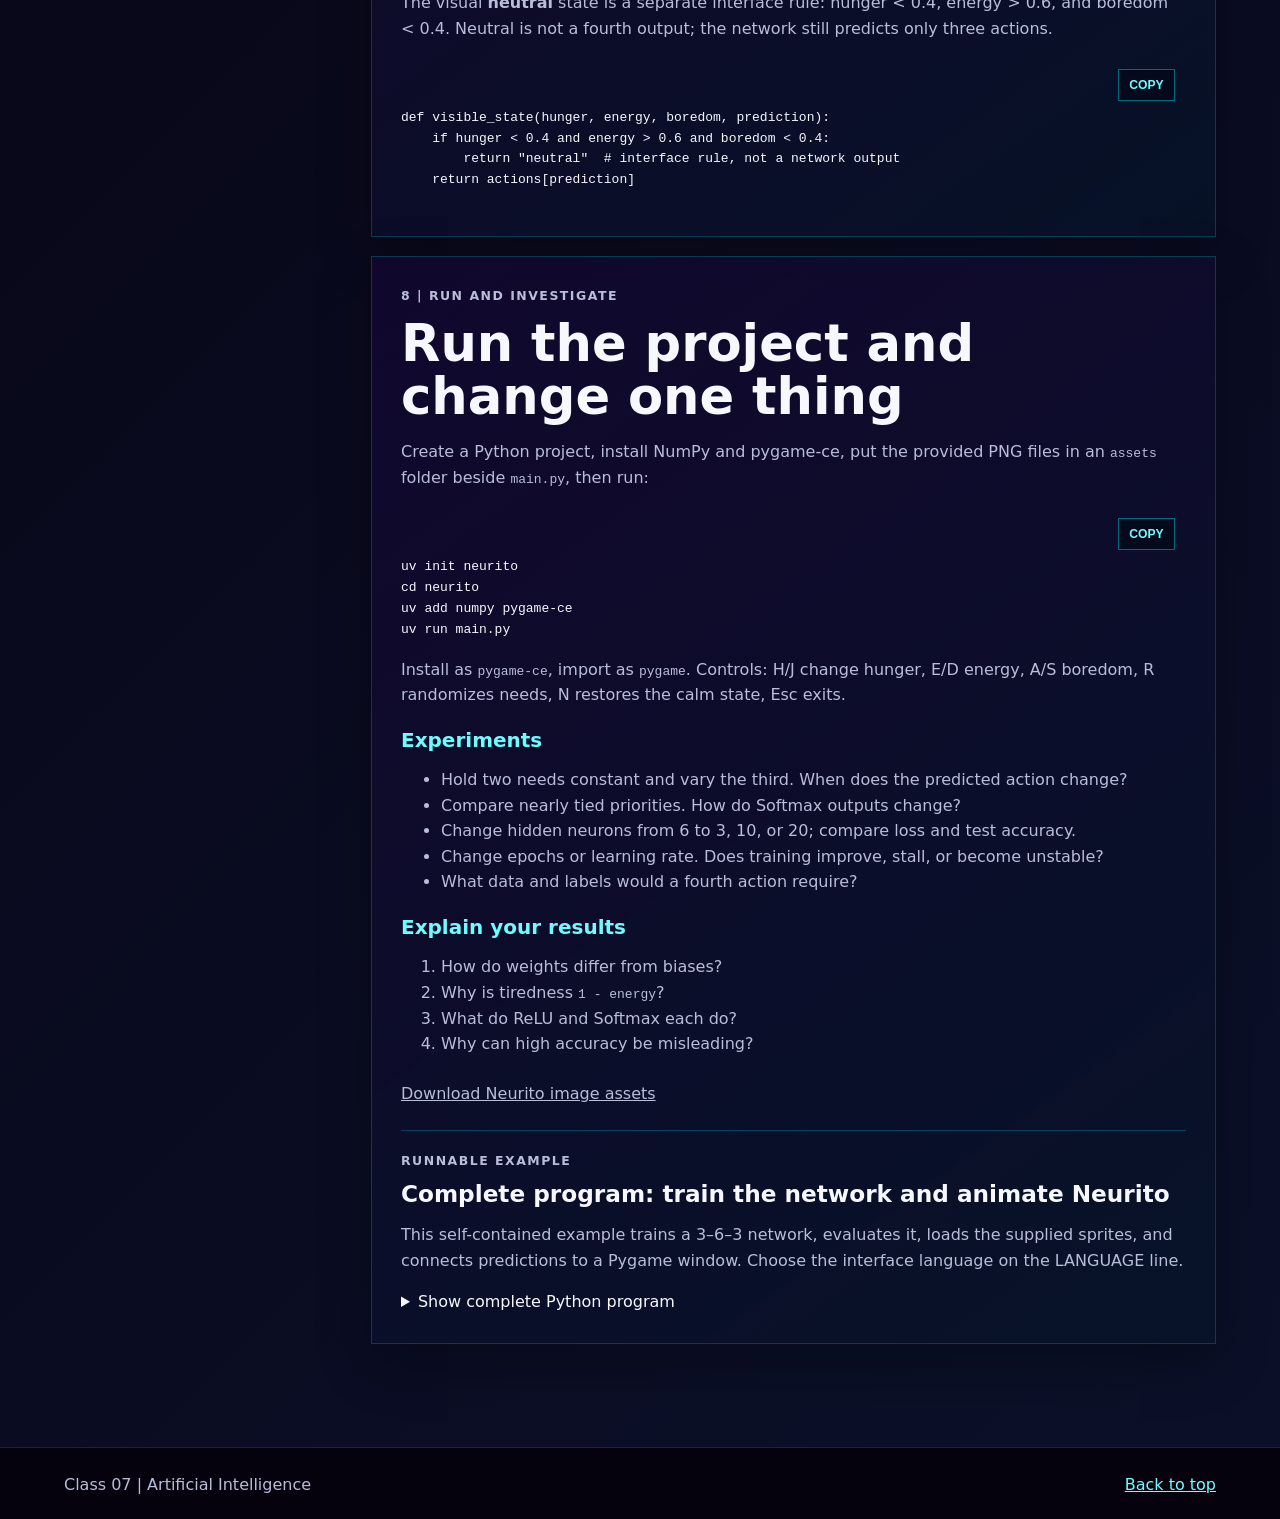
<file: clases/clase-07/index.html>
<!doctype html>
<html lang="en">
  <head>
    <meta charset="utf-8">
    <meta name="viewport" content="width=device-width, initial-scale=1">
    <meta name="description" content="Build and understand Neurito, a NumPy neural network connected to an animated virtual pet.">
    <title>Class 07 | Neural Networks: Neurito</title>
    <link rel="stylesheet" href="../../styles.css?v=class-07-neurito-layout">
  </head>
  <body class="lesson-page neurito-page">
    <header class="site-header">
      <a class="brand" href="../../" aria-label="Artificial Intelligence course notebook"><span class="brand-mark">AI</span><span>Artificial Intelligence</span></a>
      <nav class="top-nav" aria-label="Class navigation"><a href="#route" data-i18n="navRoute">Route</a><a href="#practice-en" data-nav="practice" data-i18n="navPractice">Explore</a><a href="https://github.com/DIALVEBE/IA" rel="noreferrer">GitHub</a></nav>
      <div class="language-switch" role="group" aria-label="Language"><button class="lang-button is-active" type="button" data-lang="en" aria-pressed="true">EN</button><button class="lang-button" type="button" data-lang="es" aria-pressed="false">ES</button></div>
    </header>
    <main id="top">
      <section class="lesson-hero neurito-hero">
        <div class="hero-copy"><p class="eyebrow" data-i18n="kicker">Neural networks | Class 07</p><h1 data-i18n="title">Neurito: a virtual pet with an artificial brain</h1><p class="hero-text" data-i18n="intro">Follow three needs through a neural network to an action you can see. Build the model with NumPy and connect its prediction to an animated Pygame pet.</p><div class="hero-actions"><a class="primary-action" href="#route" data-i18n="start">Explore the class</a></div></div>
        <figure class="neurito-hero-art"><img src="assets/neutral_1.png" alt="Neurito in a calm, neutral state" data-alt-en="Neurito in a calm, neutral state" data-alt-es="Neurito en estado tranquilo y neutral"><figcaption data-i18n="heroCaption">The network predicts an action; the program turns it into an animated state.</figcaption></figure>
      </section>
      <section class="lesson-shell" id="route">
        <aside class="topic-index lesson-index" aria-label="Class contents"><div class="index-title" data-i18n="contents">Contents</div>
          <a href="#problem-en" data-nav="problem" data-i18n="idxProblem">1. The problem</a><a href="#neuron-en" data-nav="neuron" data-i18n="idxNeuron">2. One artificial neuron</a><a href="#network-en" data-nav="network" data-i18n="idxNetwork">3. Network architecture</a><a href="#forward-en" data-nav="forward" data-i18n="idxForward">4. From input to prediction</a><a href="#training-en" data-nav="training" data-i18n="idxTraining">5. Training</a><a href="#evaluation-en" data-nav="evaluation" data-i18n="idxEvaluation">6. Evaluation and limits</a><a href="#pet-en" data-nav="pet" data-i18n="idxPet">7. The animated pet</a><a href="#practice-en" data-nav="practice" data-i18n="idxPractice">8. Run and experiment</a>
        </aside>
        <div class="lesson-content" data-content="en">
          <section class="lesson-section" id="problem-en"><p class="eyebrow">1 | Inputs and actions</p><h2>What decision should Neurito make?</h2><p>Neurito has three needs, each represented by a number between 0 and 1. Hunger and boredom grow as their values rise; energy works the other way around: low energy means tiredness. The network receives these measurements and predicts one of three actions.</p>
            <div class="neurito-needs"><article><span class="need-symbol hunger">H</span><h3>Hunger</h3><p>0 = not hungry<br>1 = very hungry</p></article><article><span class="need-symbol energy">E</span><h3>Energy</h3><p>0 = exhausted<br>1 = full of energy</p></article><article><span class="need-symbol boredom">B</span><h3>Boredom</h3><p>0 = not bored<br>1 = very bored</p></article></div>
            <p>For example, <code>[0.75, 0.20, 0.40]</code> means high hunger, low energy, and moderate boredom. Which action should take priority? The examples use a simple policy: compare hunger, tiredness (<code>1 - energy</code>), and boredom; choose the strongest need.</p><figure class="lesson-figure"><div class="need-action-flow" role="img" aria-label="Three needs enter a neural network and produce an action"><span>Hunger</span><span>Energy</span><span>Boredom</span><b>→</b><strong>Neural network</strong><b>→</b><span class="action-pill">Eat · Sleep · Play</span></div><figcaption>The same inputs create the example answers and feed the model's predictions.</figcaption></figure>
          </section>
          <section class="lesson-section" id="neuron-en"><p class="eyebrow">2 | Weighted sum</p><h2>What does one artificial neuron calculate?</h2><p>A neuron multiplies each input by a <strong>weight</strong>, adds a <strong>bias</strong>, then transforms the result with an activation function. Weights control each input's influence; bias shifts the sum.</p><div class="math-block">z = x₁w₁ + x₂w₂ + x₃w₃ + b<br>ReLU(z) = max(0, z)</div><p>With inputs 0.8, 0.2, 0.5; weights 0.7, -0.5, 0.3; and bias 0.1:</p><div class="math-block">z = 0.8×0.7 + 0.2×(-0.5) + 0.5×0.3 + 0.1 = 0.71<br>ReLU(0.71) = 0.71</div><p>This 0.71 is an activation, not a 71% chance of eating. One neuron has not chosen an action; the network needs multiple neurons and three output values.</p><pre><code>hunger, energy, boredom = 0.8, 0.2, 0.5
w1, w2, w3, bias = 0.7, -0.5, 0.3, 0.1
z = hunger * w1 + energy * w2 + boredom * w3 + bias
activation = max(0, z)
print(activation)  # 0.71</code></pre></section>
            <section class="lesson-section" id="network-en"><p class="eyebrow">3 | 3 → 6 → 3</p><h2>How are neurons connected?</h2><p>Neurito has three inputs, six hidden neurons, and three output neurons. Each hidden neuron combines the inputs with its own weights and bias, then applies ReLU. The output layer scores Eat, Sleep, and Play.</p><figure class="lesson-figure"><div class="network-visual"><svg id="networkDiagram" class="network-diagram" viewBox="0 0 900 430" role="img"></svg></div><figcaption>Each line is a connection with a learned weight. The diagram shows architecture, not current weight values.</figcaption></figure><div class="table-wrap"><table><thead><tr><th>Parameter</th><th>Shape</th><th>Meaning</th></tr></thead><tbody><tr><td><code>W1</code></td><td>(3, 6)</td><td>3 inputs to 6 hidden neurons</td></tr><tr><td><code>b1</code></td><td>(1, 6)</td><td>Bias for each hidden neuron</td></tr><tr><td><code>W2</code></td><td>(6, 3)</td><td>6 hidden neurons to 3 outputs</td></tr><tr><td><code>b2</code></td><td>(1, 3)</td><td>Bias for each output</td></tr></tbody></table></div><p>Weights start with small random values. The network has no useful learned behavior yet: training must adjust weights and biases from examples.</p></section>
          <section class="lesson-section" id="forward-en"><p class="eyebrow">4 | Prediction</p><h2>From needs to action: forward propagation</h2><p>Forward propagation carries input through the layers. In NumPy, <code>@</code means matrix multiplication. ReLU transforms hidden values; Softmax converts the three final scores into positive values that sum to 1.</p><pre><code>z1 = data @ W1 + b1
a1 = relu(z1)
z2 = a1 @ W2 + b2
probabilities = softmax(z2)</code></pre><div class="math-block">softmax(zᵢ) = exp(zᵢ) / Σⱼ exp(zⱼ)</div><p>If the outputs are Eat 0.70, Sleep 0.20, and Play 0.10, the model selects Eat because it has the largest value. These are model probabilities, not guarantees or measures of hunger. <code>argmax</code> selects the index of the largest output.</p><aside class="callout"><strong>Two different jobs:</strong> ReLU adds a non-linear transformation in the hidden layer; Softmax makes the final scores comparable.</aside></section>
          <section class="lesson-section" id="training-en"><p class="eyebrow">5 | Learning from examples</p><h2>How does training change the network?</h2><p>The project generates 3,000 synthetic rows of random needs. A simple policy creates target labels by comparing hunger, tiredness (<code>1 - energy</code>), and boredom. This is what the network practices reproducing; the label rule is not the game's action-selection code.</p><pre><code>np.random.seed(42)
X = np.random.rand(3000, 3)
needs = np.column_stack((X[:, 0], 1 - X[:, 1], X[:, 2]))
y = np.argmax(needs, axis=1)</code></pre><p>The seed makes the sample repeatable. If energy is 0.1, tiredness is 0.9; the target is Sleep when 0.9 is the largest priority. <strong>Cross-entropy loss</strong> measures probability assigned to the correct answer. Backpropagation uses derivatives and the chain rule to calculate parameter changes; gradient descent updates weights to reduce loss.</p><div class="math-block">w_new = w_old - η × ∂L/∂w</div><p>The learning rate η controls step size, not a percentage of information learned. One epoch is a pass through the examples. The reference uses 1,200 epochs with full-batch updates.</p><figure class="lesson-figure"><div class="training-flow" role="img" aria-label="Training cycle: examples, prediction, loss, backpropagation, parameter update"><span>Examples</span><b>→</b><span>Forward pass</span><b>→</b><span>Prediction</span><b>→</b><span>Loss</span><b>→</b><span>Backpropagation</span><b>→</b><span>Update weights</span></div><figcaption>Updated parameters feed the next forward pass. Training repeats this cycle.</figcaption></figure></section>
          <section class="lesson-section" id="evaluation-en"><p class="eyebrow">6 | Test on new cases</p><h2>What does high accuracy tell us?</h2><p>After training, the model predicts 1,000 newly generated situations. Predictions are compared with labels from the same synthetic policy.</p><pre><code>test_data = np.random.rand(1000, 3)
expected = label_policy(test_data)
predicted = np.argmax(predict(test_data), axis=1)
accuracy = np.mean(predicted == expected)
print(f"Accuracy: {accuracy:.2%}")</code></pre><p>99.4% accuracy would mean 994 matches out of 1,000 test cases. It shows how well the model imitates this policy on new synthetic cases. It does not establish general intelligence, knowledge of a real pet, or that the policy itself is appropriate.</p><aside class="callout"><strong>Evaluation depends on the target.</strong> High accuracy can mean the model learned a simplistic rule very well.</aside></section>
          <section class="lesson-section" id="pet-en"><p class="eyebrow">7 | Prediction becomes visible</p><h2>Connect the model to Neurito</h2><p>Pygame displays need bars, prediction scores, and sprite animation. The predicted action chooses Eat, Sleep, or Play. Frames change every 500 ms. Images visualize a decision; they are not neural-network training data.</p><div class="sprite-gallery"><figure><img src="assets/comer_1.png" alt="Neurito eating" data-alt-en="Neurito eating" data-alt-es="Neurito comiendo"><figcaption>Eat</figcaption></figure><figure><img src="assets/dormir_1.png" alt="Neurito sleeping" data-alt-en="Neurito sleeping" data-alt-es="Neurito durmiendo"><figcaption>Sleep</figcaption></figure><figure><img src="assets/jugar_1.png" alt="Neurito playing" data-alt-en="Neurito playing" data-alt-es="Neurito jugando"><figcaption>Play</figcaption></figure></div><p>The visual <strong>neutral</strong> state is a separate interface rule: hunger &lt; 0.4, energy &gt; 0.6, and boredom &lt; 0.4. Neutral is not a fourth output; the network still predicts only three actions.</p><pre><code>def visible_state(hunger, energy, boredom, prediction):
    if hunger &lt; 0.4 and energy &gt; 0.6 and boredom &lt; 0.4:
        return "neutral"  # interface rule, not a network output
    return actions[prediction]</code></pre></section>
          <section class="lesson-section" id="practice-en"><p class="eyebrow">8 | Run and investigate</p><h2>Run the project and change one thing</h2><p>Create a Python project, install NumPy and pygame-ce, put the provided PNG files in an <code>assets</code> folder beside <code>main.py</code>, then run:</p><pre><code>uv init neurito
cd neurito
uv add numpy pygame-ce
uv run main.py</code></pre><p>Install as <code>pygame-ce</code>, import as <code>pygame</code>. Controls: H/J change hunger, E/D energy, A/S boredom, R randomizes needs, N restores the calm state, Esc exits.</p><h3>Experiments</h3><ul><li>Hold two needs constant and vary the third. When does the predicted action change?</li><li>Compare nearly tied priorities. How do Softmax outputs change?</li><li>Change hidden neurons from 6 to 3, 10, or 20; compare loss and test accuracy.</li><li>Change epochs or learning rate. Does training improve, stall, or become unstable?</li><li>What data and labels would a fourth action require?</li></ul><h3>Explain your results</h3><ol><li>How do weights differ from biases?</li><li>Why is tiredness <code>1 - energy</code>?</li><li>What do ReLU and Softmax each do?</li><li>Why can high accuracy be misleading?</li></ol><p class="asset-link"><a href="assets/">Download Neurito image assets</a></p></section>
        </div>
        <div class="lesson-content" data-content="es" hidden>
          <section class="lesson-section" id="problem-es"><p class="eyebrow">1 | Entradas y acciones</p><h2>¿Qué decisión debe tomar Neurito?</h2><p>Neurito tiene tres necesidades, representadas con números entre 0 y 1. El hambre y el aburrimiento aumentan con sus valores; la energía funciona al contrario: poca energía significa cansancio. La red recibe estas mediciones y predice una de tres acciones.</p><div class="neurito-needs"><article><span class="need-symbol hunger">H</span><h3>Hambre</h3><p>0 = nada de hambre<br>1 = mucha hambre</p></article><article><span class="need-symbol energy">E</span><h3>Energía</h3><p>0 = agotado<br>1 = energía completa</p></article><article><span class="need-symbol boredom">A</span><h3>Aburrimiento</h3><p>0 = nada aburrido<br>1 = muy aburrido</p></article></div><p>Por ejemplo, <code>[0.75, 0.20, 0.40]</code> significa mucha hambre, poca energía y aburrimiento moderado. ¿Qué acción debería tener prioridad? Los ejemplos usan una política sencilla: comparar hambre, cansancio (<code>1 - energía</code>) y aburrimiento; elegir la necesidad más intensa.</p><figure class="lesson-figure"><div class="need-action-flow" role="img" aria-label="Tres necesidades entran a una red neuronal y producen una acción"><span>Hambre</span><span>Energía</span><span>Aburrimiento</span><b>→</b><strong>Red neuronal</strong><b>→</b><span class="action-pill">Comer · Dormir · Jugar</span></div><figcaption>Las mismas entradas crean las respuestas de ejemplo y alimentan las predicciones del modelo.</figcaption></figure></section>
          <section class="lesson-section" id="neuron-es"><p class="eyebrow">2 | Suma ponderada</p><h2>¿Qué calcula una neurona artificial?</h2><p>Una neurona multiplica cada entrada por un <strong>peso</strong>, suma un <strong>sesgo</strong> y transforma el resultado mediante una función de activación. Los pesos controlan la influencia de cada entrada; el sesgo desplaza la suma.</p><div class="math-block">z = x₁w₁ + x₂w₂ + x₃w₃ + b<br>ReLU(z) = max(0, z)</div><p>Con entradas 0.8, 0.2, 0.5; pesos 0.7, -0.5, 0.3; y sesgo 0.1:</p><div class="math-block">z = 0.8×0.7 + 0.2×(-0.5) + 0.5×0.3 + 0.1 = 0.71<br>ReLU(0.71) = 0.71</div><p>Este 0.71 es una activación, no una probabilidad del 71 % de comer. Una neurona no ha elegido la acción; la red necesita varias neuronas y tres valores de salida.</p><pre><code>hunger, energy, boredom = 0.8, 0.2, 0.5
w1, w2, w3, bias = 0.7, -0.5, 0.3, 0.1
z = hunger * w1 + energy * w2 + boredom * w3 + bias
activation = max(0, z)
print(activation)  # 0.71</code></pre></section>
          <section class="lesson-section" id="network-es"><p class="eyebrow">3 | 3 → 6 → 3</p><h2>¿Cómo se conectan las neuronas?</h2><p>Neurito tiene tres entradas, seis neuronas ocultas y tres neuronas de salida. Cada neurona oculta combina las entradas con sus propios pesos y sesgo, y aplica ReLU. La capa de salida asigna puntuaciones a Comer, Dormir y Jugar.</p><figure class="lesson-figure"><div class="network-visual"><svg id="networkDiagramEs" class="network-diagram" viewBox="0 0 900 430" role="img"></svg></div><figcaption>Cada línea es una conexión con un peso aprendido. El diagrama muestra la arquitectura, no los valores actuales de los pesos.</figcaption></figure><div class="table-wrap"><table><thead><tr><th>Parámetro</th><th>Forma</th><th>Significado</th></tr></thead><tbody><tr><td><code>W1</code></td><td>(3, 6)</td><td>3 entradas a 6 neuronas ocultas</td></tr><tr><td><code>b1</code></td><td>(1, 6)</td><td>Sesgo de cada neurona oculta</td></tr><tr><td><code>W2</code></td><td>(6, 3)</td><td>6 neuronas ocultas a 3 salidas</td></tr><tr><td><code>b2</code></td><td>(1, 3)</td><td>Sesgo de cada salida</td></tr></tbody></table></div><p>Los pesos comienzan con valores aleatorios pequeños. La red aún no tiene un comportamiento útil aprendido: el entrenamiento ajusta pesos y sesgos a partir de ejemplos.</p></section>
          <section class="lesson-section" id="forward-es"><p class="eyebrow">4 | Predicción</p><h2>De las necesidades a la acción: propagación hacia adelante</h2><p>La propagación hacia adelante lleva las entradas por las capas. En NumPy, <code>@</code> significa multiplicación matricial. ReLU transforma los valores ocultos; Softmax convierte las tres puntuaciones finales en valores positivos que suman 1.</p><pre><code>z1 = data @ W1 + b1
a1 = relu(z1)
z2 = a1 @ W2 + b2
probabilities = softmax(z2)</code></pre><div class="math-block">softmax(zᵢ) = exp(zᵢ) / Σⱼ exp(zⱼ)</div><p>Si las salidas son Comer 0.70, Dormir 0.20 y Jugar 0.10, el modelo elige Comer porque tiene el valor mayor. Son probabilidades del modelo, no garantías ni medidas del hambre. <code>argmax</code> selecciona el índice de la salida mayor.</p><aside class="callout"><strong>Dos tareas distintas:</strong> ReLU agrega una transformación no lineal en la capa oculta; Softmax hace comparables los resultados finales.</aside></section>
          <section class="lesson-section" id="training-es"><p class="eyebrow">5 | Aprender con ejemplos</p><h2>¿Cómo cambia la red durante el entrenamiento?</h2><p>El proyecto genera 3000 filas sintéticas con necesidades aleatorias. Una política sencilla produce las etiquetas al comparar hambre, cansancio (<code>1 - energía</code>) y aburrimiento. La red practica reproducir estas respuestas; la regla que crea etiquetas no selecciona la acción durante el juego.</p><pre><code>np.random.seed(42)
X = np.random.rand(3000, 3)
needs = np.column_stack((X[:, 0], 1 - X[:, 1], X[:, 2]))
y = np.argmax(needs, axis=1)</code></pre><p>La semilla permite repetir la muestra. Si la energía vale 0.1, el cansancio vale 0.9; la etiqueta es Dormir si 0.9 es la prioridad mayor. La <strong>entropía cruzada</strong> mide cuánta probabilidad asigna el modelo a la respuesta correcta. La retropropagación usa derivadas y la regla de la cadena para calcular cambios; el descenso de gradiente actualiza los pesos para reducir la pérdida.</p><div class="math-block">w_nuevo = w_anterior - η × ∂L/∂w</div><p>La tasa de aprendizaje η controla el tamaño del paso; no es un porcentaje de información aprendida. Una época recorre todos los ejemplos. El proyecto de referencia usa 1200 épocas y actualizaciones de lote completo.</p><figure class="lesson-figure"><div class="training-flow" role="img" aria-label="Ciclo de entrenamiento: ejemplos, predicción, pérdida, retropropagación y actualización de parámetros"><span>Ejemplos</span><b>→</b><span>Propagación</span><b>→</b><span>Predicción</span><b>→</b><span>Pérdida</span><b>→</b><span>Retropropagación</span><b>→</b><span>Actualizar pesos</span></div><figcaption>Los parámetros actualizados se usan en la propagación siguiente. El ciclo se repite.</figcaption></figure></section>
          <section class="lesson-section" id="evaluation-es"><p class="eyebrow">6 | Probar casos nuevos</p><h2>¿Qué nos dice una precisión alta?</h2><p>Después del entrenamiento, el modelo predice 1000 situaciones recién generadas. Las predicciones se comparan con etiquetas de la misma política sintética.</p><pre><code>test_data = np.random.rand(1000, 3)
expected = label_policy(test_data)
predicted = np.argmax(predict(test_data), axis=1)
accuracy = np.mean(predicted == expected)
print(f"Accuracy: {accuracy:.2%}")</code></pre><p>Una precisión del 99.4 % significaría 994 coincidencias en 1000 casos de prueba. Muestra cuánto imita el modelo esta política en casos sintéticos nuevos. No demuestra inteligencia general, conocimiento de una mascota real ni que la política sea adecuada.</p><aside class="callout"><strong>La evaluación depende de la respuesta esperada.</strong> Una precisión alta puede significar que el modelo aprendió muy bien una regla simplista.</aside></section>
          <section class="lesson-section" id="pet-es"><p class="eyebrow">7 | La predicción se vuelve visible</p><h2>Conectar el modelo con Neurito</h2><p>Pygame muestra barras de necesidades, puntuaciones y animaciones con sprites. La acción predicha elige Comer, Dormir o Jugar. Los cuadros cambian cada 500 ms. Las imágenes hacen visible la decisión; no son datos de entrenamiento de la red neuronal.</p><div class="sprite-gallery"><figure><img src="assets/comer_1.png" alt="Neurito comiendo" data-alt-en="Neurito eating" data-alt-es="Neurito comiendo"><figcaption>Comer</figcaption></figure><figure><img src="assets/dormir_1.png" alt="Neurito durmiendo" data-alt-en="Neurito sleeping" data-alt-es="Neurito durmiendo"><figcaption>Dormir</figcaption></figure><figure><img src="assets/jugar_1.png" alt="Neurito jugando" data-alt-en="Neurito playing" data-alt-es="Neurito jugando"><figcaption>Jugar</figcaption></figure></div><p>El estado visual <strong>neutral</strong> es una regla independiente de la interfaz: hambre &lt; 0.4, energía &gt; 0.6 y aburrimiento &lt; 0.4. Neutral no es una cuarta salida; la red predice solo tres acciones.</p><pre><code>def visible_state(hunger, energy, boredom, prediction):
    if hunger &lt; 0.4 and energy &gt; 0.6 and boredom &lt; 0.4:
        return "neutral"  # regla visual, no salida de la red
    return actions[prediction]</code></pre></section>
          <section class="lesson-section" id="practice-es"><p class="eyebrow">8 | Ejecutar e investigar</p><h2>Ejecutar el proyecto y cambiar algo</h2><p>Crea un proyecto de Python, instala NumPy y pygame-ce, coloca los PNG en una carpeta <code>assets</code> junto a <code>main.py</code> y ejecuta:</p><pre><code>uv init neurito
cd neurito
uv add numpy pygame-ce
uv run main.py</code></pre><p>Instala <code>pygame-ce</code> e impórtalo como <code>pygame</code>. Controles: H/J cambian el hambre, E/D la energía, A/S el aburrimiento, R genera valores aleatorios, N recupera el estado tranquilo y Esc cierra.</p><h3>Experimentos</h3><ul><li>Mantén dos necesidades fijas y varía la tercera. ¿Cuándo cambia la acción predicha?</li><li>Compara prioridades casi iguales. ¿Cómo cambian las salidas de Softmax?</li><li>Cambia la capa oculta de 6 a 3, 10 o 20 neuronas; compara pérdida y precisión.</li><li>Cambia las épocas o la tasa de aprendizaje. ¿El entrenamiento mejora, se estanca o se vuelve inestable?</li><li>¿Qué datos y etiquetas requeriría una cuarta acción?</li></ul><h3>Explica tus resultados</h3><ol><li>¿En qué se diferencian pesos y sesgos?</li><li>¿Por qué el cansancio es <code>1 - energía</code>?</li><li>¿Qué hace ReLU y qué hace Softmax?</li><li>¿Por qué una precisión alta puede ser engañosa?</li></ol><p class="asset-link"><a href="assets/">Descargar recursos gráficos de Neurito</a></p></section>
        </div>
        <div class="lesson-content shared-code">
          <section class="lesson-section">
            <p class="eyebrow" data-i18n="codeKicker">Runnable example</p>
            <h2 data-i18n="codeTitle">Complete program: train the network and animate Neurito</h2>
            <p data-i18n="codeIntro">This self-contained example trains a 3–6–3 network, evaluates it, loads the supplied sprites, and connects predictions to a Pygame window. Choose the interface language on the LANGUAGE line.</p>
            <details><summary data-i18n="codeDetails">Show complete Python program</summary><pre><code>from pathlib import Path

import numpy as np
import pygame

LANGUAGE = "en"  # Change to "es" for Spanish interface text.
TEXT = {
    "en": {
        "title": "NEURITO - MY ARTIFICIAL BRAIN",
        "hunger": "Hunger", "energy": "Energy", "boredom": "Boredom",
        "eat": "EAT", "sleep": "SLEEP", "play": "PLAY", "neutral": "CALM",
        "accuracy": "Test accuracy against synthetic policy",
        "epoch": "Epoch", "loss": "Loss",
        "controls1": "H/J: hunger +/-    E/D: energy +/-",
        "controls2": "A/S: boredom +/-    R: random",
        "controls3": "N: calm state    ESC: quit",
    },
    "es": {
        "title": "NEURITO - MI CEREBRO ARTIFICIAL",
        "hunger": "Hambre", "energy": "Energía", "boredom": "Aburrimiento",
        "eat": "COMER", "sleep": "DORMIR", "play": "JUGAR", "neutral": "NEUTRAL",
        "accuracy": "Precisión frente a la política sintética",
        "epoch": "Época", "loss": "Pérdida",
        "controls1": "H/J: hambre +/-    E/D: energía +/-",
        "controls2": "A/S: aburrimiento +/-    R: aleatorio",
        "controls3": "N: estado tranquilo    ESC: salir",
    },
}
labels = TEXT[LANGUAGE]
actions = ("eat", "sleep", "play")

# Synthetic examples follow a simple priority policy.
np.random.seed(42)
X = np.random.rand(3000, 3)
targets = np.argmax(np.column_stack((X[:, 0], 1 - X[:, 1], X[:, 2])), axis=1)
W1 = np.random.randn(3, 6) * 0.5
b1 = np.zeros((1, 6))
W2 = np.random.randn(6, 3) * 0.5
b2 = np.zeros((1, 3))


def relu(values):
    return np.maximum(0, values)


def softmax(values):
    exp_values = np.exp(values - np.max(values, axis=1, keepdims=True))
    return exp_values / np.sum(exp_values, axis=1, keepdims=True)


def predict(data):
    hidden = relu(data @ W1 + b1)
    return softmax(hidden @ W2 + b2)


# Full-batch gradient descent.
for epoch in range(1200):
    z1 = X @ W1 + b1
    hidden = relu(z1)
    probabilities = softmax(hidden @ W2 + b2)
    count = len(X)
    loss = -np.mean(np.log(probabilities[np.arange(count), targets] + 1e-10))
    delta2 = probabilities.copy()
    delta2[np.arange(count), targets] -= 1
    delta2 /= count
    grad_W2 = hidden.T @ delta2
    grad_b2 = np.sum(delta2, axis=0, keepdims=True)
    delta1 = (delta2 @ W2.T) * (z1 &gt; 0)
    grad_W1 = X.T @ delta1
    grad_b1 = np.sum(delta1, axis=0, keepdims=True)
    W1 -= 0.1 * grad_W1
    b1 -= 0.1 * grad_b1
    W2 -= 0.1 * grad_W2
    b2 -= 0.1 * grad_b2
    if epoch % 200 == 0:
        print(f"{labels['epoch']} {epoch} | {labels['loss']}: {loss:.4f}")

test = np.random.rand(1000, 3)
test_targets = np.argmax(
    np.column_stack((test[:, 0], 1 - test[:, 1], test[:, 2])), axis=1
)
accuracy = np.mean(np.argmax(predict(test), axis=1) == test_targets)
print(f"{labels['accuracy']}: {accuracy:.2%}")

pygame.init()
screen = pygame.display.set_mode((900, 600))
pygame.display.set_caption("Neurito")
clock = pygame.time.Clock()
font = pygame.font.SysFont(None, 30)
small_font = pygame.font.SysFont(None, 23)
asset_dir = Path(__file__).resolve().parent / "assets"
pet_size = (330, 330)


def load_frames(names):
    return [
        pygame.transform.smoothscale(
            pygame.image.load(str(asset_dir / name)).convert_alpha(), pet_size
        )
        for name in names
    ]


frames = {
    "neutral": load_frames(["neutral_1.png", "neutral_2.png", "neutral_3.png"]),
    "eat": load_frames(["comer_1.png", "comer_2.png"]),
    "sleep": load_frames(["dormir_1.png", "dormir_2.png"]),
    "play": load_frames(["jugar_1.png", "jugar_2.png"]),
}
needs = [0.2, 0.9, 0.2]
current_state = "neutral"
frame_index = 0
last_frame_time = pygame.time.get_ticks()
running = True

while running:
    for event in pygame.event.get():
        if event.type == pygame.QUIT:
            running = False
        elif event.type == pygame.KEYDOWN:
            if event.key == pygame.K_ESCAPE:
                running = False
            elif event.key == pygame.K_h:
                needs[0] = min(1, needs[0] + 0.1)
            elif event.key == pygame.K_j:
                needs[0] = max(0, needs[0] - 0.1)
            elif event.key == pygame.K_e:
                needs[1] = min(1, needs[1] + 0.1)
            elif event.key == pygame.K_d:
                needs[1] = max(0, needs[1] - 0.1)
            elif event.key == pygame.K_a:
                needs[2] = min(1, needs[2] + 0.1)
            elif event.key == pygame.K_s:
                needs[2] = max(0, needs[2] - 0.1)
            elif event.key == pygame.K_r:
                needs = list(np.random.rand(3))
            elif event.key == pygame.K_n:
                needs = [0.2, 0.9, 0.2]

    probabilities = predict(np.array([needs]))[0]
    action = actions[int(np.argmax(probabilities))]
    if needs[0] &lt; 0.4 and needs[1] &gt; 0.6 and needs[2] &lt; 0.4:
        state = "neutral"  # Display rule; the network has three outputs.
    else:
        state = action

    now = pygame.time.get_ticks()
    if state != current_state:
        current_state, frame_index, last_frame_time = state, 0, now
    elif now - last_frame_time &gt;= 500:
        frame_index = (frame_index + 1) % len(frames[state])
        last_frame_time = now

    screen.fill((250, 245, 252))
    title = font.render(labels["title"], True, (55, 45, 75))
    screen.blit(title, (45, 28))

    colors = [(235, 125, 75), (70, 175, 115), (105, 125, 225)]
    for index, key in enumerate(("hunger", "energy", "boredom")):
        value = needs[index]
        y = 125 + index * 95
        text = small_font.render(
            f"{labels[key]}: {value * 100:.0f}%", True, (35, 40, 55)
        )
        screen.blit(text, (50, y - 27))
        pygame.draw.rect(screen, (215, 220, 230), (50, y, 290, 22), border_radius=7)
        pygame.draw.rect(
            screen, colors[index], (50, y, int(290 * value), 22), border_radius=7
        )

    pet = frames[state][frame_index]
    screen.blit(pet, pet.get_rect(center=(650, 235)))
    screen.blit(font.render(labels[state], True, (65, 50, 85)), (585, 420))
    for index, action_name in enumerate(actions):
        score = small_font.render(
            f"{labels[action_name]}: {probabilities[index] * 100:.1f}%",
            True, (55, 50, 75)
        )
        screen.blit(score, (50, 390 + index * 28))

    screen.blit(small_font.render(labels["controls1"], True, (70, 70, 90)), (50, 495))
    screen.blit(small_font.render(labels["controls2"], True, (70, 70, 90)), (50, 525))
    screen.blit(small_font.render(labels["controls3"], True, (70, 70, 90)), (50, 555))
    pygame.display.flip()
    clock.tick(30)

pygame.quit()</code></pre></details>
          </section>
        </div>
      </section>
    </main>
    <footer class="site-footer"><span data-i18n="footer">Class 07 | Artificial Intelligence</span><a href="#top" data-i18n="top">Back to top</a></footer>
    <script src="lesson.js?v=class-07-neurito-layout"></script>
  </body>
</html>
</file>
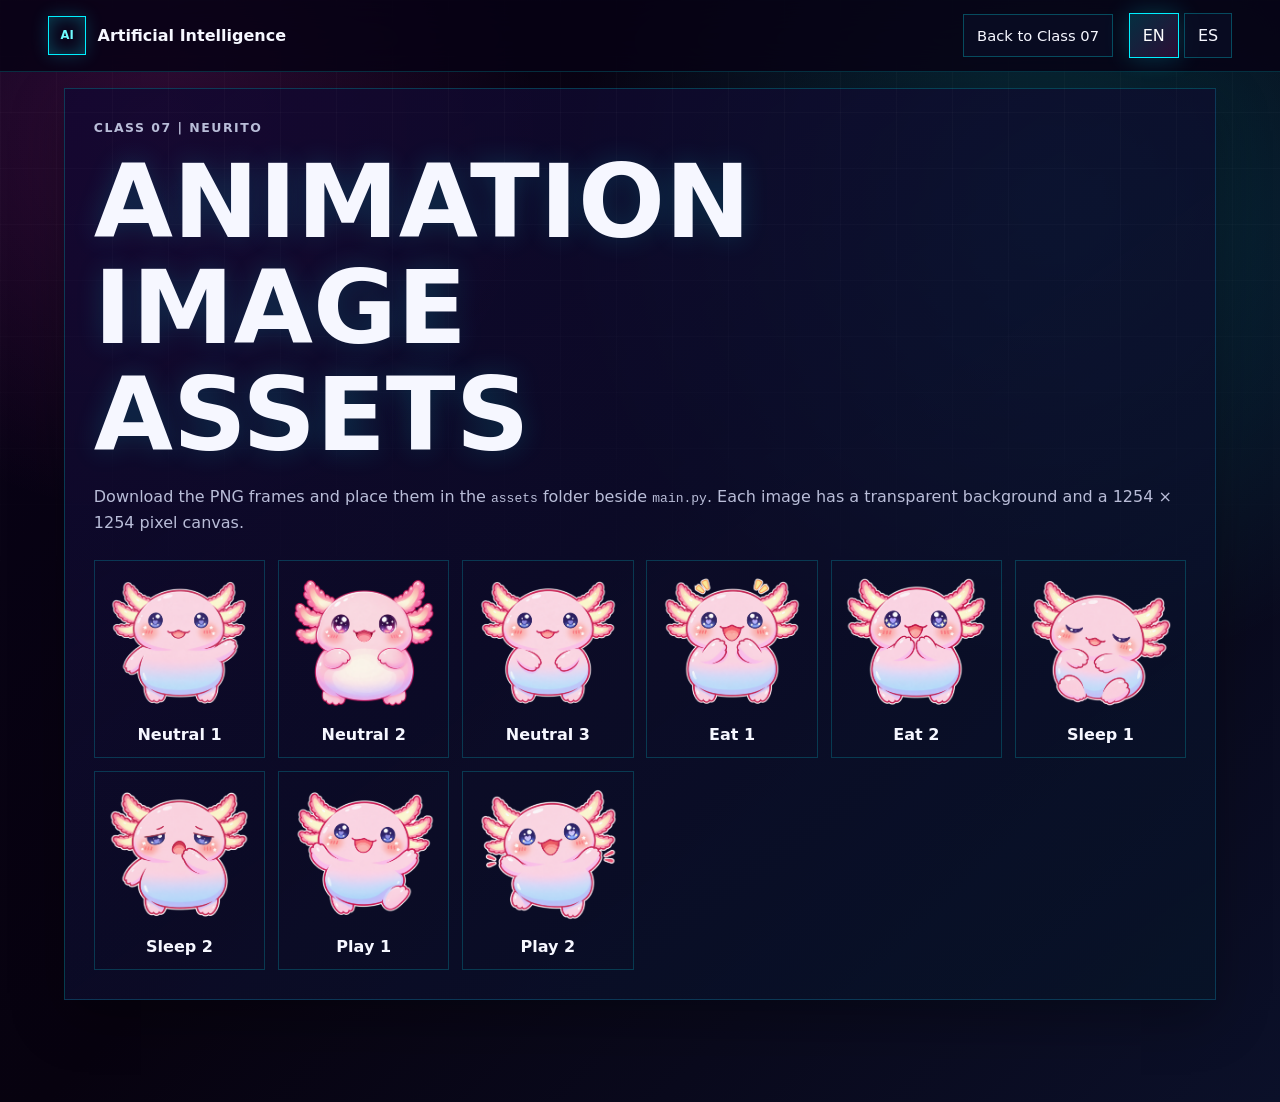
<file: clases/clase-07/assets/index.html>
<!doctype html>
<html lang="en">
<head>
  <meta charset="utf-8">
  <meta name="viewport" content="width=device-width, initial-scale=1">
  <title>Neurito Assets | Class 07</title>
  <link rel="stylesheet" href="../../../styles.css?v=class-07-neurito">
</head>
<body class="lesson-page">
  <header class="site-header">
    <a class="brand" href="../../../"><span class="brand-mark">AI</span><span>Artificial Intelligence</span></a>
    <nav class="top-nav"><a href="../" data-i18n="back">Back to Class 07</a></nav>
    <div class="language-switch" role="group" aria-label="Language"><button class="lang-button is-active" data-lang="en" aria-pressed="true">EN</button><button class="lang-button" data-lang="es" aria-pressed="false">ES</button></div>
  </header>
  <main class="lesson-shell asset-download-page">
    <section class="lesson-section" data-content="en">
      <p class="eyebrow">Class 07 | Neurito</p><h1>Animation image assets</h1>
      <p>Download the PNG frames and place them in the <code>assets</code> folder beside <code>main.py</code>. Each image has a transparent background and a 1254 × 1254 pixel canvas.</p>
      <div class="asset-download-grid">
        <a href="neutral_1.png" download><img src="neutral_1.png" alt="Neurito neutral frame 1"><span>Neutral 1</span></a>
        <a href="neutral_2.png" download><img src="neutral_2.png" alt="Neurito neutral frame 2"><span>Neutral 2</span></a>
        <a href="neutral_3.png" download><img src="neutral_3.png" alt="Neurito neutral frame 3"><span>Neutral 3</span></a>
        <a href="comer_1.png" download><img src="comer_1.png" alt="Neurito eating frame 1"><span>Eat 1</span></a>
        <a href="comer_2.png" download><img src="comer_2.png" alt="Neurito eating frame 2"><span>Eat 2</span></a>
        <a href="dormir_1.png" download><img src="dormir_1.png" alt="Neurito sleeping frame 1"><span>Sleep 1</span></a>
        <a href="dormir_2.png" download><img src="dormir_2.png" alt="Neurito sleeping frame 2"><span>Sleep 2</span></a>
        <a href="jugar_1.png" download><img src="jugar_1.png" alt="Neurito playing frame 1"><span>Play 1</span></a>
        <a href="jugar_2.png" download><img src="jugar_2.png" alt="Neurito playing frame 2"><span>Play 2</span></a>
      </div>
    </section>
    <section class="lesson-section" data-content="es" hidden>
      <p class="eyebrow">Clase 07 | Neurito</p><h1>Recursos para la animación</h1>
      <p>Descarga los cuadros PNG y colócalos en la carpeta <code>assets</code> junto a <code>main.py</code>. Cada imagen tiene fondo transparente y un lienzo de 1254 × 1254 píxeles.</p>
      <div class="asset-download-grid">
        <a href="neutral_1.png" download><img src="neutral_1.png" alt="Neurito neutral, cuadro 1"><span>Neutral 1</span></a>
        <a href="neutral_2.png" download><img src="neutral_2.png" alt="Neurito neutral, cuadro 2"><span>Neutral 2</span></a>
        <a href="neutral_3.png" download><img src="neutral_3.png" alt="Neurito neutral, cuadro 3"><span>Neutral 3</span></a>
        <a href="comer_1.png" download><img src="comer_1.png" alt="Neurito comiendo, cuadro 1"><span>Comer 1</span></a>
        <a href="comer_2.png" download><img src="comer_2.png" alt="Neurito comiendo, cuadro 2"><span>Comer 2</span></a>
        <a href="dormir_1.png" download><img src="dormir_1.png" alt="Neurito durmiendo, cuadro 1"><span>Dormir 1</span></a>
        <a href="dormir_2.png" download><img src="dormir_2.png" alt="Neurito durmiendo, cuadro 2"><span>Dormir 2</span></a>
        <a href="jugar_1.png" download><img src="jugar_1.png" alt="Neurito jugando, cuadro 1"><span>Jugar 1</span></a>
        <a href="jugar_2.png" download><img src="jugar_2.png" alt="Neurito jugando, cuadro 2"><span>Jugar 2</span></a>
      </div>
    </section>
  </main>
  <script>
    const text = {en:{back:"Back to Class 07"},es:{back:"Volver a la Clase 07"}};
    function setLanguage(lang) {
      document.documentElement.lang = lang;
      document.querySelectorAll("[data-content]").forEach(el => el.hidden = el.dataset.content !== lang);
      document.querySelectorAll("[data-i18n]").forEach(el => el.textContent = text[lang][el.dataset.i18n]);
      document.querySelectorAll(".lang-button").forEach(btn => {
        const active = btn.dataset.lang === lang;
        btn.classList.toggle("is-active", active);
        btn.setAttribute("aria-pressed", String(active));
      });
      localStorage.setItem("ia-language", lang);
    }
    document.addEventListener("click", event => {
      const button = event.target.closest(".lang-button");
      if (button) setLanguage(button.dataset.lang);
    });
    setLanguage(localStorage.getItem("ia-language") || "en");
  </script>
</body>
</html>
</file>
<file: styles.css>
:root {
  color-scheme: dark;
  --bg: #090319;
  --bg-2: #12052b;
  --panel: rgba(17, 11, 42, 0.82);
  --panel-2: rgba(10, 26, 47, 0.78);
  --line: rgba(0, 240, 255, 0.32);
  --cyan: #00f0ff;
  --cyan-2: #6ffcff;
  --pink: #ff39d4;
  --lime: #b9ff63;
  --amber: #ffd166;
  --text: #f6f7ff;
  --muted: #b9bdd8;
  --soft: #777caa;
  --shadow: 0 24px 80px rgba(0, 0, 0, 0.38);
  --radius: 8px;
}

* {
  box-sizing: border-box;
}

html {
  scroll-behavior: smooth;
}

body {
  min-width: 320px;
  margin: 0;
  overflow-x: hidden;
  background:
    radial-gradient(circle at 82% 18%, rgba(0, 240, 255, 0.18), transparent 30rem),
    radial-gradient(circle at 12% 12%, rgba(255, 57, 212, 0.16), transparent 24rem),
    linear-gradient(135deg, var(--bg), #07020f 48%, #0b1029);
  color: var(--text);
  font-family:
    Inter, ui-sans-serif, system-ui, -apple-system, BlinkMacSystemFont, "Segoe UI",
    sans-serif;
  line-height: 1.6;
}

body::before {
  position: fixed;
  inset: 0;
  pointer-events: none;
  content: "";
  background-image:
    linear-gradient(rgba(255, 255, 255, 0.035) 1px, transparent 1px),
    linear-gradient(90deg, rgba(255, 255, 255, 0.035) 1px, transparent 1px);
  background-size: 56px 56px;
  mask-image: linear-gradient(to bottom, rgba(0, 0, 0, 0.8), transparent 78%);
}

[hidden] {
  display: none !important;
}

a {
  color: inherit;
}

.site-header {
  position: sticky;
  top: 0;
  z-index: 20;
  display: grid;
  grid-template-columns: auto 1fr auto;
  gap: 1rem;
  align-items: center;
  padding: 0.8rem clamp(1rem, 4vw, 3rem);
  border-bottom: 1px solid rgba(0, 240, 255, 0.18);
  background: rgba(7, 2, 20, 0.82);
  backdrop-filter: blur(18px);
}

.brand,
.top-nav,
.language-switch,
.hero-actions {
  display: flex;
  align-items: center;
}

.brand {
  gap: 0.7rem;
  font-weight: 800;
  letter-spacing: 0;
  text-decoration: none;
}

.brand-mark {
  display: grid;
  width: 2.4rem;
  height: 2.4rem;
  place-items: center;
  border: 1px solid var(--cyan);
  color: var(--cyan-2);
  font-size: 0.72rem;
  box-shadow: inset 0 0 18px rgba(0, 240, 255, 0.28), 0 0 18px rgba(0, 240, 255, 0.2);
}

.top-nav {
  justify-content: flex-end;
  gap: 0.85rem;
  font-size: 0.92rem;
}

.top-nav a,
.primary-action,
.secondary-action,
.lang-button,
.topic-index a {
  min-height: 2.4rem;
  border: 1px solid rgba(0, 240, 255, 0.28);
  color: var(--text);
  text-decoration: none;
}

.top-nav a,
.primary-action,
.secondary-action,
.lang-button {
  display: inline-flex;
  align-items: center;
  justify-content: center;
  gap: 0.45rem;
  padding: 0.55rem 0.8rem;
  background: rgba(10, 14, 38, 0.72);
}

.repo-link {
  color: var(--cyan-2) !important;
}

.language-switch {
  position: relative;
  z-index: 30;
  gap: 0.35rem;
  pointer-events: auto;
}

.lang-button {
  cursor: pointer;
  font: inherit;
}

.lang-button.is-active,
.primary-action {
  border-color: var(--cyan);
  background: linear-gradient(135deg, rgba(0, 240, 255, 0.18), rgba(255, 57, 212, 0.16));
  color: white;
  box-shadow: 0 0 24px rgba(0, 240, 255, 0.22);
}

.hero {
  display: grid;
  min-height: calc(100svh - 4.1rem);
  align-items: center;
  grid-template-columns: minmax(0, 0.86fr) minmax(20rem, 1.14fr);
  gap: clamp(1.5rem, 4vw, 4rem);
  overflow: hidden;
  padding: clamp(3.5rem, 7vw, 7rem) clamp(1rem, 5vw, 5rem) 3rem;
}

.hero-copy {
  position: relative;
  z-index: 2;
  max-width: 43rem;
}

.eyebrow {
  margin: 0 0 0.7rem;
  color: var(--cyan-2);
  font-size: 0.78rem;
  font-weight: 800;
  letter-spacing: 0.12em;
  text-transform: uppercase;
}

h1,
h2,
h3 {
  margin: 0;
  letter-spacing: 0;
  line-height: 1.04;
}

h1 {
  max-width: 11ch;
  font-size: clamp(3.2rem, 8vw, 6.8rem);
  text-transform: uppercase;
  text-shadow: 0 0 28px rgba(0, 240, 255, 0.16);
}

h2 {
  max-width: 16ch;
  font-size: clamp(2.1rem, 4vw, 3.2rem);
}

h3 {
  font-size: 1.25rem;
}

.hero-text {
  max-width: 39rem;
  margin: 1.2rem 0 0;
  color: var(--muted);
  font-size: 1.22rem;
}

.hero-actions {
  flex-wrap: wrap;
  gap: 0.8rem;
  margin-top: 2rem;
}

.primary-action,
.secondary-action {
  min-width: 10rem;
}

.hero-panel {
  min-height: clamp(20rem, 52vw, 42rem);
  border: 1px solid rgba(0, 240, 255, 0.22);
  background:
    linear-gradient(90deg, rgba(9, 3, 25, 0.42), rgba(9, 3, 25, 0.04)),
    url("assets/template/image1.jpg") center / cover;
  box-shadow: var(--shadow), inset 0 0 56px rgba(0, 240, 255, 0.12);
  clip-path: polygon(8% 0, 100% 0, 100% 90%, 88% 100%, 0 100%, 0 12%);
}

.study-map,
.topics-shell,
.sessions-shell {
  padding: clamp(3rem, 6vw, 6rem) clamp(1rem, 5vw, 5rem);
}

.section-heading {
  display: grid;
  align-items: end;
  grid-template-columns: minmax(0, 0.42fr) minmax(0, 0.58fr);
  gap: 1.5rem;
  margin-bottom: 1.5rem;
}

.map-grid,
.detail-grid {
  display: grid;
  grid-template-columns: repeat(3, minmax(0, 1fr));
  gap: 1rem;
}

.map-grid article,
.topic-card,
.detail-card,
.visual-card {
  border: 1px solid rgba(0, 240, 255, 0.2);
  background: linear-gradient(145deg, rgba(18, 7, 48, 0.86), rgba(6, 20, 40, 0.72));
  box-shadow: 0 18px 50px rgba(0, 0, 0, 0.28);
}

.map-grid article {
  min-height: 10rem;
  padding: 1.2rem;
}

.map-grid strong,
.detail-card strong {
  color: var(--cyan-2);
}

.map-grid p,
.topic-summary,
.topic-deep,
.detail-card p,
.detail-card li {
  color: var(--muted);
}

.topic-layout {
  display: grid;
  align-items: start;
  grid-template-columns: 17rem minmax(0, 1fr);
  gap: 1.2rem;
}

.topic-index {
  position: sticky;
  top: 5.5rem;
  max-height: calc(100svh - 6.5rem);
  overflow: auto;
  padding: 0.9rem;
  border: 1px solid rgba(255, 57, 212, 0.22);
  background: rgba(8, 4, 24, 0.72);
}

.index-title {
  margin-bottom: 0.55rem;
  color: var(--soft);
  font-size: 0.78rem;
  font-weight: 800;
  text-transform: uppercase;
}

.topic-index a {
  display: flex;
  align-items: center;
  gap: 0.55rem;
  margin: 0.4rem 0;
  padding: 0.52rem 0.6rem;
  background: rgba(255, 255, 255, 0.035);
  color: var(--muted);
  font-size: 0.87rem;
}

.topic-index a:hover,
.topic-index a:focus-visible {
  border-color: var(--cyan);
  color: white;
}

.topics {
  display: grid;
  gap: 1.2rem;
}

.topic-card {
  position: relative;
  overflow: hidden;
  padding: clamp(1rem, 3vw, 1.7rem);
}

.topic-card::before {
  position: absolute;
  inset: 0 0 auto;
  height: 0.2rem;
  content: "";
  background: linear-gradient(90deg, var(--cyan), var(--pink), var(--lime));
}

.topic-top {
  display: grid;
  align-items: stretch;
  grid-template-columns: minmax(0, 0.86fr) minmax(18rem, 0.64fr);
  gap: 1.2rem;
}

.topic-number {
  color: var(--pink);
  font-size: 0.85rem;
  font-weight: 900;
}

.topic-card h3 {
  margin: 0.35rem 0 0.8rem;
  font-size: clamp(1.55rem, 3vw, 2.1rem);
}

.topic-summary {
  margin: 0 0 1rem;
  font-size: 1.05rem;
}

.topic-deep {
  margin: 0;
}

.visual-card {
  position: relative;
  display: grid;
  min-height: 17rem;
  overflow: hidden;
  place-items: center;
  padding: 1rem;
  background:
    linear-gradient(180deg, rgba(0, 240, 255, 0.06), transparent),
    rgba(5, 10, 28, 0.78);
}

.detail-grid {
  margin-top: 1rem;
}

.key-grid {
  grid-template-columns: 1fr;
}

.topic-card > .detail-grid:not(.key-grid) {
  grid-template-columns: repeat(2, minmax(0, 1fr));
}

.detail-card {
  min-height: 12rem;
  padding: 1rem;
}

.detail-card .label {
  display: inline-flex;
  margin-bottom: 0.65rem;
  color: var(--amber);
  font-size: 0.76rem;
  font-weight: 900;
  letter-spacing: 0.08em;
  text-transform: uppercase;
}

.detail-card ul {
  margin: 0;
  padding-left: 1.05rem;
}

.detail-card li + li {
  margin-top: 0.4rem;
}

.site-footer {
  display: flex;
  flex-wrap: wrap;
  justify-content: space-between;
  gap: 1rem;
  padding: 1.5rem clamp(1rem, 5vw, 5rem);
  border-top: 1px solid rgba(0, 240, 255, 0.18);
  background: #05020e;
  color: var(--muted);
}

.site-footer a {
  color: var(--cyan-2);
}

.session-list {
  display: grid;
  gap: 1rem;
}

.session-card {
  display: grid;
  grid-template-columns: minmax(0, 1fr) auto;
  gap: 1rem;
  align-items: center;
  padding: clamp(1rem, 3vw, 1.5rem);
  border: 1px solid rgba(0, 240, 255, 0.2);
  background: linear-gradient(145deg, rgba(18, 7, 48, 0.86), rgba(6, 20, 40, 0.72));
  box-shadow: 0 18px 50px rgba(0, 0, 0, 0.28);
}

.session-card h3 {
  margin: 0.35rem 0 0.4rem;
}

.session-card p {
  max-width: 58rem;
  margin: 0;
  color: var(--muted);
}

.session-card .primary-action {
  white-space: nowrap;
}

.lesson-page {
  overflow-x: hidden;
}

.lesson-page .site-header {
  grid-template-columns: auto 1fr auto;
}

.lesson-hero {
  display: grid;
  min-height: calc(100svh - 4.1rem);
  align-items: center;
  grid-template-columns: minmax(0, 0.9fr) minmax(20rem, 1.1fr);
  gap: clamp(1.5rem, 4vw, 4rem);
  padding: clamp(3.5rem, 7vw, 6rem) clamp(1rem, 5vw, 5rem) 3rem;
}

.lesson-hero h1 {
  max-width: 12ch;
  font-size: clamp(2.8rem, 6vw, 5.8rem);
}

.lesson-hero-visual {
  margin: 0;
  min-width: 0;
}

.lesson-hero-visual img,
.lesson-figure img {
  display: block;
  width: 100%;
  height: auto;
  border: 1px solid rgba(0, 240, 255, 0.24);
  box-shadow: var(--shadow);
}

.lesson-hero-visual img {
  clip-path: polygon(8% 0, 100% 0, 100% 90%, 88% 100%, 0 100%, 0 12%);
}

.lesson-shell {
  display: grid;
  align-items: start;
  grid-template-columns: 18rem minmax(0, 1fr);
  gap: 1.2rem;
  padding: 1rem clamp(1rem, 5vw, 5rem) clamp(4rem, 8vw, 7rem);
}

.lesson-index {
  top: 5.2rem;
  min-width: 0;
}

.lesson-content {
  display: grid;
  gap: 1.2rem;
  min-width: 0;
}

.lesson-section {
  min-width: 0;
  padding: clamp(1.1rem, 3vw, 1.8rem);
  border: 1px solid rgba(0, 240, 255, 0.2);
  background: linear-gradient(145deg, rgba(18, 7, 48, 0.86), rgba(6, 20, 40, 0.72));
  box-shadow: 0 18px 50px rgba(0, 0, 0, 0.28);
}

.lesson-section h2 {
  max-width: 20ch;
  margin-bottom: 1rem;
}

.lesson-section h3 {
  margin: 1.4rem 0 0.7rem;
  color: var(--cyan-2);
}

.lesson-section p,
.lesson-section li,
.lesson-section td,
.lesson-section caption,
.lesson-section figcaption {
  color: var(--muted);
}

.info-grid,
.concept-list,
.application-grid,
.timeline {
  display: grid;
  gap: 1rem;
}

.info-grid {
  grid-template-columns: repeat(2, minmax(0, 1fr));
  margin: 1rem 0;
}

.concept-list,
.application-grid {
  grid-template-columns: repeat(2, minmax(0, 1fr));
}

.concept-list article,
.application-grid article,
.timeline article {
  padding: 1rem;
  border: 1px solid rgba(0, 240, 255, 0.16);
  background: rgba(255, 255, 255, 0.035);
}

.concept-list h3,
.application-grid h3 {
  margin-top: 0;
}

.table-wrap {
  overflow-x: auto;
  margin: 1rem 0;
  border: 1px solid rgba(0, 240, 255, 0.16);
}

table {
  width: 100%;
  min-width: 44rem;
  border-collapse: collapse;
  background: rgba(5, 10, 28, 0.62);
}

caption {
  padding: 0.75rem;
  text-align: left;
  font-weight: 800;
}

th,
td {
  padding: 0.72rem;
  border: 1px solid rgba(0, 240, 255, 0.14);
  text-align: left;
  vertical-align: top;
}

th {
  background: rgba(0, 240, 255, 0.12);
  color: var(--text);
}

.lesson-figure {
  margin: 1rem 0;
}

.lesson-figure figcaption {
  margin-top: 0.6rem;
  font-size: 0.88rem;
}

.lesson-diagram {
  position: relative;
  display: grid;
  min-height: 18rem;
  gap: 0.8rem;
  overflow: hidden;
  padding: clamp(1rem, 3vw, 1.4rem);
  border: 1px solid rgba(0, 240, 255, 0.24);
  background:
    linear-gradient(180deg, rgba(0, 240, 255, 0.08), transparent),
    rgba(5, 10, 28, 0.78);
  box-shadow: var(--shadow), inset 0 0 48px rgba(0, 240, 255, 0.1);
}

.lesson-diagram::before {
  position: absolute;
  inset: 0;
  pointer-events: none;
  content: "";
  background-image:
    linear-gradient(rgba(255, 255, 255, 0.04) 1px, transparent 1px),
    linear-gradient(90deg, rgba(255, 255, 255, 0.04) 1px, transparent 1px);
  background-size: 28px 28px;
  opacity: 0.5;
}

.lesson-diagram span,
.lesson-diagram strong {
  position: relative;
  z-index: 1;
  display: grid;
  min-width: 0;
  min-height: 3.4rem;
  align-items: center;
  padding: 0.8rem;
  border: 1px solid rgba(0, 240, 255, 0.32);
  background: rgba(0, 0, 0, 0.42);
  color: var(--text);
  font-size: 0.88rem;
  font-weight: 800;
  line-height: 1.25;
  text-align: center;
}

.lesson-diagram strong {
  border-color: rgba(255, 57, 212, 0.62);
  color: white;
  box-shadow: 0 0 24px rgba(255, 57, 212, 0.18);
}

.hero-diagram {
  min-height: clamp(20rem, 52vw, 38rem);
  grid-template-columns: repeat(2, minmax(0, 1fr));
  place-content: center;
  clip-path: polygon(8% 0, 100% 0, 100% 90%, 88% 100%, 0 100%, 0 12%);
}

.hero-diagram strong {
  grid-column: 1 / -1;
  width: min(100%, 14rem);
  justify-self: center;
}

.metric-diagram {
  grid-template-columns: repeat(4, minmax(0, 1fr));
}

.metric-diagram strong {
  min-height: 0;
  margin-bottom: 0.25rem;
  padding: 0;
  border: 0;
  background: transparent;
  color: var(--cyan-2);
  font-size: clamp(1.7rem, 4vw, 2.8rem);
  box-shadow: none;
}

.concept-diagram,
.trust-diagram {
  grid-template-columns: repeat(3, minmax(0, 1fr));
}

.concept-diagram strong {
  grid-column: 1 / -1;
  justify-self: center;
  width: min(100%, 24rem);
}

.timeline-diagram {
  grid-template-columns: repeat(6, minmax(0, 1fr));
  align-items: stretch;
}

.timeline-diagram span {
  align-content: start;
}

.timeline-diagram strong,
.risk-diagram strong {
  min-height: 0;
  margin-bottom: 0.3rem;
  padding: 0;
  border: 0;
  background: transparent;
  color: var(--pink);
  box-shadow: none;
}

.system-diagram {
  grid-template-columns: repeat(6, minmax(0, 1fr));
  align-items: center;
}

.system-diagram span:nth-child(1) {
  border-color: rgba(255, 57, 212, 0.62);
}

.system-diagram span:nth-child(6) {
  border-color: rgba(185, 255, 99, 0.6);
}

.risk-diagram {
  grid-template-columns: repeat(4, minmax(0, 1fr));
}

.dfs-hero-graph,
.bfs-hero-graph,
.weighted-hero-graph,
.graph-panel {
  position: relative;
  overflow: hidden;
  width: 100%;
  border: 1px solid rgba(0, 240, 255, 0.24);
  background:
    linear-gradient(180deg, rgba(0, 240, 255, 0.08), transparent),
    rgba(5, 10, 28, 0.78);
  box-shadow: var(--shadow), inset 0 0 48px rgba(0, 240, 255, 0.1);
}

.dfs-hero-graph,
.bfs-hero-graph,
.weighted-hero-graph {
  display: grid;
  min-height: clamp(20rem, 52vw, 38rem);
  place-items: center;
  clip-path: polygon(8% 0, 100% 0, 100% 90%, 88% 100%, 0 100%, 0 12%);
}

.graph-panel {
  padding: clamp(0.55rem, 2vw, 1rem);
}

.graph-panel.compact {
  max-width: 42rem;
}

.dfs-hero-graph::before,
.bfs-hero-graph::before,
.weighted-hero-graph::before,
.graph-panel::before {
  position: absolute;
  inset: 0;
  pointer-events: none;
  content: "";
  background-image:
    linear-gradient(rgba(255, 255, 255, 0.04) 1px, transparent 1px),
    linear-gradient(90deg, rgba(255, 255, 255, 0.04) 1px, transparent 1px);
  background-size: 28px 28px;
  opacity: 0.5;
}

.dfs-hero-graph svg,
.bfs-hero-graph svg,
.weighted-hero-graph svg,
.graph-svg {
  position: relative;
  z-index: 1;
  display: block;
  width: 100%;
  height: auto;
  max-height: 34rem;
}

.graph-edge,
.graph-path,
.graph-short-path,
.graph-level-line {
  fill: none;
  stroke-linecap: round;
  stroke-linejoin: round;
}

.graph-edge {
  stroke: rgba(0, 240, 255, 0.35);
  stroke-width: 5;
}

.graph-path {
  stroke: rgba(255, 57, 212, 0.86);
  stroke-width: 9;
  filter: drop-shadow(0 0 10px rgba(255, 57, 212, 0.45));
}

.graph-short-path {
  stroke: rgba(185, 255, 99, 0.9);
  stroke-dasharray: 12 10;
  stroke-width: 8;
  filter: drop-shadow(0 0 10px rgba(185, 255, 99, 0.45));
}

.graph-level-line {
  stroke: rgba(255, 255, 255, 0.2);
  stroke-dasharray: 7 14;
  stroke-width: 3;
}

.graph-node circle {
  fill: rgba(1, 14, 26, 0.94);
  stroke: rgba(0, 240, 255, 0.72);
  stroke-width: 4;
  filter: drop-shadow(0 0 10px rgba(0, 240, 255, 0.24));
}

.graph-node text {
  fill: #eafaff;
  font-size: 1.45rem;
  font-weight: 900;
  text-anchor: middle;
}

.graph-node.start circle,
.graph-node.visited circle {
  stroke: rgba(255, 57, 212, 0.82);
}

.graph-node.goal circle {
  stroke: rgba(185, 255, 99, 0.92);
  filter: drop-shadow(0 0 12px rgba(185, 255, 99, 0.42));
}

.graph-node.dead circle {
  stroke: rgba(255, 209, 102, 0.82);
}

.graph-node.final circle {
  stroke: rgba(185, 255, 99, 0.92);
}

.graph-weight {
  fill: #081120;
  stroke: rgba(0, 240, 255, 0.44);
  stroke-width: 2;
}

.graph-weight-label {
  fill: #eafaff;
  font-size: 1rem;
  font-weight: 900;
  text-anchor: middle;
}

.graph-distance-label {
  fill: var(--lime);
  font-size: 0.78rem;
  font-weight: 900;
  text-anchor: middle;
}

.graph-node.level-0 circle,
.graph-node.level-1 circle,
.graph-node.level-2 circle,
.graph-node.level-3 circle {
  stroke: rgba(0, 240, 255, 0.72);
}

.graph-node.level-0 circle {
  stroke: rgba(255, 57, 212, 0.82);
}

.graph-node.level-1 circle {
  stroke: rgba(0, 240, 255, 0.82);
}

.graph-node.level-2 circle {
  stroke: rgba(255, 209, 102, 0.82);
}

.graph-node.level-3 circle {
  stroke: rgba(185, 255, 99, 0.82);
}

.dfs-rule-diagram,
.bfs-rule-diagram,
.dijkstra-rule-diagram {
  grid-template-columns: repeat(2, minmax(0, 1fr));
  min-height: 12rem;
}

.uncertainty-hero-diagram {
  display: grid;
  min-height: clamp(20rem, 52vw, 38rem);
  place-items: center;
  overflow: hidden;
  border: 1px solid rgba(0, 240, 255, 0.22);
  background:
    radial-gradient(circle at 28% 22%, rgba(0, 240, 255, 0.22), transparent 28%),
    radial-gradient(circle at 75% 70%, rgba(255, 57, 212, 0.2), transparent 30%),
    rgba(5, 10, 28, 0.82);
  box-shadow: var(--shadow), inset 0 0 72px rgba(0, 240, 255, 0.1);
  clip-path: polygon(8% 0, 100% 0, 100% 90%, 88% 100%, 0 100%, 0 12%);
}

.uncertainty-hero-diagram svg,
.bayes-svg {
  width: min(100%, 44rem);
  height: auto;
}

.prob-node rect,
.prob-node circle {
  fill: rgba(5, 10, 28, 0.92);
  stroke: rgba(0, 240, 255, 0.65);
  stroke-width: 2;
}

.prob-node.is-posterior rect,
.prob-node.is-posterior circle {
  stroke: rgba(185, 255, 99, 0.9);
}

.prob-node.is-risk rect {
  stroke: rgba(255, 209, 102, 0.9);
}

.prob-node text,
.bayes-svg text {
  fill: #eafaff;
  font-weight: 900;
  text-anchor: middle;
}

.prob-node .muted-label,
.bayes-svg .muted-label {
  fill: rgba(220, 236, 255, 0.74);
  font-size: 0.82rem;
}

.prob-arrow {
  fill: none;
  stroke: rgba(0, 240, 255, 0.72);
  stroke-width: 3;
  marker-end: url(#arrowhead);
}

.prob-formula {
  display: block;
  margin: 0.9rem 0;
  padding: 0.9rem;
  overflow-x: auto;
  border: 1px solid rgba(0, 240, 255, 0.18);
  background: rgba(0, 0, 0, 0.34);
  color: var(--cyan-2);
  font-family: "JetBrains Mono", "SFMono-Regular", Consolas, monospace;
  font-size: clamp(0.86rem, 1.8vw, 1rem);
  font-weight: 800;
  white-space: nowrap;
}

.code-copy-wrap {
  position: relative;
  margin: 1rem 0;
}

.code-copy-wrap pre {
  margin: 0;
  padding-top: 3.15rem;
}

.copy-code-button {
  position: absolute;
  top: 0.7rem;
  right: 0.7rem;
  z-index: 2;
  min-height: 2rem;
  padding: 0.35rem 0.65rem;
  border: 1px solid rgba(0, 240, 255, 0.42);
  background: rgba(5, 10, 28, 0.92);
  color: var(--cyan-2);
  font-size: 0.76rem;
  font-weight: 900;
  letter-spacing: 0;
  text-transform: uppercase;
  cursor: pointer;
}

.copy-code-button:hover,
.copy-code-button:focus-visible {
  border-color: rgba(185, 255, 99, 0.78);
  color: var(--lime);
}

.neurito-hero {
  min-height: 0;
  padding-top: 4rem;
}

.neurito-hero-art {
  display: grid;
  justify-items: center;
  margin: 0;
  min-width: 0;
}

.neurito-hero-art img {
  width: min(100%, 24rem);
  aspect-ratio: 1;
  object-fit: contain;
  border: 0;
  box-shadow: none;
  clip-path: none;
}

.neurito-hero-art figcaption,
.lesson-section .lesson-figure figcaption {
  max-width: 62ch;
}

.neurito-needs,
.sprite-gallery {
  display: grid;
  grid-template-columns: repeat(3, minmax(0, 1fr));
  gap: 0.85rem;
  margin: 1.2rem 0;
}

.neurito-needs article,
.sprite-gallery figure {
  min-width: 0;
  margin: 0;
  padding: 1rem;
  border: 1px solid rgba(0, 240, 255, 0.2);
  background: rgba(255, 255, 255, 0.035);
}

.neurito-needs h3 {
  margin: 0.55rem 0 0.25rem;
}

.neurito-needs p {
  margin: 0;
  font-size: 0.9rem;
}

.need-symbol {
  display: grid;
  width: 2.25rem;
  aspect-ratio: 1;
  place-items: center;
  border-radius: 50%;
  background: rgba(0, 240, 255, 0.12);
  color: var(--cyan-2);
  font-weight: 900;
}

.need-symbol.hunger { color: #ffb36b; }
.need-symbol.energy { color: #a7ff88; }
.need-symbol.boredom { color: #a8b8ff; }

.need-action-flow,
.training-flow {
  display: flex;
  flex-wrap: wrap;
  align-items: center;
  justify-content: center;
  gap: 0.65rem;
  padding: 1.2rem;
  border: 1px solid rgba(0, 240, 255, 0.22);
  background: rgba(5, 10, 28, 0.72);
}

.need-action-flow span,
.need-action-flow strong,
.training-flow span {
  padding: 0.65rem 0.8rem;
  border: 1px solid rgba(0, 240, 255, 0.3);
  background: rgba(0, 240, 255, 0.07);
  color: var(--text);
  text-align: center;
}

.need-action-flow b,
.training-flow b { color: var(--lime); }

.need-action-flow .action-pill {
  border-color: rgba(185, 255, 99, 0.48);
  color: var(--lime);
}

.math-block {
  margin: 1rem 0;
  padding: 1rem;
  overflow-x: auto;
  border-left: 3px solid var(--lime);
  background: rgba(0, 0, 0, 0.32);
  color: var(--cyan-2);
  font-family: "JetBrains Mono", "SFMono-Regular", Consolas, monospace;
  font-size: 0.94rem;
  line-height: 1.8;
}

.network-diagram {
  display: block;
  width: 100%;
  height: auto;
  min-height: 14rem;
  border: 1px solid rgba(0, 240, 255, 0.2);
  background: rgba(5, 10, 28, 0.8);
}

.network-visual {
  max-width: 100%;
  overflow-x: auto;
  border: 1px solid rgba(0, 240, 255, 0.2);
}

.network-visual .network-diagram { border: 0; }

.network-edge {
  stroke: rgba(0, 240, 255, 0.23);
  stroke-width: 1.25;
}

.network-node {
  fill: #101d3a;
  stroke: var(--cyan-2);
  stroke-width: 2.5;
}

.network-node.layer-1 { stroke: #b9ff63; }
.network-node.layer-2 { stroke: #ffb36b; }

.network-label,
.network-layer-label {
  fill: var(--text);
  font-family: inherit;
  font-size: 17px;
  font-weight: 700;
}

.network-layer-label {
  fill: var(--muted);
  font-size: 15px;
}

.sprite-gallery figure {
  display: grid;
  justify-items: center;
  text-align: center;
}

.sprite-gallery img {
  display: block;
  width: min(100%, 11rem);
  aspect-ratio: 1;
  object-fit: contain;
}

.sprite-gallery figcaption {
  color: var(--text);
  font-weight: 800;
}

.asset-link { margin-top: 1.5rem; }

.program-panel {
  margin-top: 1.5rem;
  padding-top: 1.2rem;
  border-top: 1px solid rgba(0, 240, 255, 0.22);
}

.program-panel h2 {
  max-width: none;
  font-size: 1.45rem;
}

.program-panel p { color: var(--muted); }

.asset-download-page {
  display: block;
  width: min(100%, 82rem);
  margin-inline: auto;
}

.asset-download-grid {
  display: grid;
  grid-template-columns: repeat(auto-fit, minmax(min(100%, 10rem), 1fr));
  gap: 0.8rem;
  margin-top: 1.5rem;
}

.asset-download-grid a {
  display: grid;
  justify-items: center;
  gap: 0.5rem;
  padding: 0.6rem;
  border: 1px solid rgba(0, 240, 255, 0.2);
  color: var(--text);
  text-align: center;
  text-decoration: none;
}

.asset-download-grid a:hover,
.asset-download-grid a:focus-visible {
  border-color: var(--lime);
}

.asset-download-grid img {
  display: block;
  width: min(100%, 9rem);
  aspect-ratio: 1;
  object-fit: contain;
}

.asset-download-grid span { font-weight: 800; }

@media (max-width: 720px) {
  .neurito-hero { grid-template-columns: minmax(0, 1fr); }
  .neurito-hero-art img { width: min(72vw, 19rem); }
  .neurito-needs { gap: 0.5rem; }
  .neurito-needs article { padding: 0.7rem; }
  .neurito-needs p { font-size: 0.78rem; }
  .need-action-flow,
  .training-flow { gap: 0.45rem; padding: 0.8rem; }
  .need-action-flow span,
  .need-action-flow strong,
  .training-flow span { padding: 0.5rem; font-size: 0.82rem; }
  .network-visual .network-diagram { width: 660px; max-width: none; min-height: 0; }
  .network-label { font-size: 16px; }
  .sprite-gallery figure { padding: 0.45rem; }
}

.probability-scale {
  display: grid;
  gap: 0.75rem;
  margin: 1rem 0;
}

.probability-scale .scale-track {
  position: relative;
  height: 0.85rem;
  overflow: hidden;
  border-radius: 999px;
  background: linear-gradient(90deg, var(--pink), var(--amber), var(--lime));
}

.probability-scale .scale-labels {
  display: flex;
  justify-content: space-between;
  gap: 0.7rem;
  color: var(--muted);
  font-size: 0.8rem;
  font-weight: 800;
}

.bayes-flow,
.decision-flow {
  grid-template-columns: repeat(5, minmax(0, 1fr));
  min-height: 11rem;
}

.boxes-diagram,
.medical-diagram,
.robot-diagram,
.network-diagram {
  min-height: 17rem;
}

.optimization-hero-diagram {
  display: grid;
  min-height: clamp(20rem, 52vw, 38rem);
  place-items: center;
  overflow: hidden;
  border: 1px solid rgba(0, 240, 255, 0.22);
  background:
    radial-gradient(circle at 26% 24%, rgba(185, 255, 99, 0.2), transparent 28%),
    radial-gradient(circle at 78% 68%, rgba(255, 57, 212, 0.19), transparent 31%),
    rgba(5, 10, 28, 0.82);
  box-shadow: var(--shadow), inset 0 0 72px rgba(0, 240, 255, 0.1);
  clip-path: polygon(8% 0, 100% 0, 100% 90%, 88% 100%, 0 100%, 0 12%);
}

.optimization-hero-diagram svg,
.optimization-svg {
  width: min(100%, 45rem);
  height: auto;
}

.landscape-line {
  fill: none;
  stroke: rgba(0, 240, 255, 0.84);
  stroke-width: 5;
  stroke-linecap: round;
  stroke-linejoin: round;
}

.landscape-path {
  fill: none;
  stroke: rgba(185, 255, 99, 0.9);
  stroke-width: 5;
  stroke-dasharray: 12 10;
  stroke-linecap: round;
  stroke-linejoin: round;
}

.landscape-point {
  fill: rgba(5, 10, 28, 0.95);
  stroke: rgba(185, 255, 99, 0.92);
  stroke-width: 4;
}

.landscape-point.local {
  stroke: rgba(255, 209, 102, 0.95);
}

.landscape-point.global {
  stroke: rgba(255, 57, 212, 0.95);
}

.landscape-label {
  fill: #eafaff;
  font-size: 0.92rem;
  font-weight: 900;
  text-anchor: middle;
}

.optimization-flow,
.ml-optimization-flow,
.restart-flow,
.metaheuristic-flow {
  grid-template-columns: repeat(5, minmax(0, 1fr));
  min-height: 12rem;
}

.objective-card {
  display: grid;
  gap: 0.6rem;
  padding: 1rem;
  border: 1px solid rgba(0, 240, 255, 0.18);
  background: rgba(0, 0, 0, 0.28);
}

.objective-card strong {
  color: var(--cyan-2);
}

.callout,
.question,
.study-note {
  margin: 1rem 0;
  padding: 1rem;
  border-left: 0.24rem solid var(--cyan);
  background: rgba(0, 240, 255, 0.07);
  color: var(--muted);
}

.question {
  border-left-color: var(--pink);
  background: rgba(255, 57, 212, 0.08);
}

.warning {
  border-left-color: var(--amber);
  background: rgba(255, 209, 102, 0.08);
}

.study-note {
  border-left-color: var(--lime);
  background: rgba(185, 255, 99, 0.07);
}

.step-list li + li,
.reference-list li + li {
  margin-top: 0.45rem;
}

.canvas-grid {
  display: grid;
  grid-template-columns: repeat(2, minmax(0, 1fr));
  gap: 0.6rem;
}

.canvas-grid span {
  min-height: 4rem;
  padding: 0.85rem;
  border: 1px solid rgba(0, 240, 255, 0.18);
  background: rgba(0, 0, 0, 0.24);
  color: var(--text);
  font-size: 0.86rem;
  font-weight: 800;
  text-transform: uppercase;
}

.visual-card .visual-card {
  width: min(100%, 28rem);
  min-height: 15rem;
  border: 0;
  background: transparent;
  box-shadow: none;
}

.visual-card::before,
.visual-card .visual-card::before {
  position: absolute;
  inset: 0;
  pointer-events: none;
  content: "";
  background-image:
    linear-gradient(rgba(255, 255, 255, 0.04) 1px, transparent 1px),
    linear-gradient(90deg, rgba(255, 255, 255, 0.04) 1px, transparent 1px);
  background-size: 28px 28px;
  opacity: 0.5;
}

.visual-card span,
.visual-card b,
.visual-card div,
.visual-card svg {
  position: relative;
  z-index: 1;
}

.agent-loop {
  display: grid;
  min-height: 16rem;
  place-items: center;
}

.orbit {
  position: absolute;
  width: 13.5rem;
  height: 13.5rem;
  border: 1px solid rgba(0, 240, 255, 0.42);
  border-radius: 50%;
  animation: slow-spin 20s linear infinite;
}

.orbit span,
.core,
.tree-level span,
.learning-pipeline span,
.generative-visual > span,
.llm-visual > span,
.vibe-visual span {
  display: inline-flex;
  min-width: 5rem;
  min-height: 2.35rem;
  align-items: center;
  justify-content: center;
  border: 1px solid rgba(0, 240, 255, 0.36);
  border-radius: 8px;
  background: rgba(0, 0, 0, 0.58);
  color: #eafaff;
  font-size: 0.72rem;
  font-weight: 800;
  text-transform: uppercase;
}

.orbit span {
  position: absolute;
}

.orbit span:nth-child(1) {
  top: -1rem;
  left: 4.1rem;
}

.orbit span:nth-child(2) {
  top: 5.55rem;
  right: -2.4rem;
}

.orbit span:nth-child(3) {
  bottom: -1rem;
  left: 4.1rem;
}

.orbit span:nth-child(4) {
  top: 5.55rem;
  left: -2.4rem;
}

.core {
  width: 7rem;
  height: 7rem;
  border-color: rgba(255, 57, 212, 0.64);
  border-radius: 50%;
  background: radial-gradient(circle, rgba(255, 57, 212, 0.28), rgba(0, 0, 0, 0.72));
  box-shadow: 0 0 32px rgba(255, 57, 212, 0.35);
}

.search-tree {
  display: grid;
  align-content: center;
  gap: 1.4rem;
  min-height: 16rem;
}

.tree-level {
  display: flex;
  justify-content: center;
  gap: 0.7rem;
}

.tree-level span {
  min-width: 3.5rem;
}

.tree-level .goal-node,
.verify {
  border-color: rgba(185, 255, 99, 0.72) !important;
  box-shadow: 0 0 22px rgba(185, 255, 99, 0.26);
  color: var(--lime) !important;
}

.path-line {
  position: absolute;
  top: 5rem;
  left: 50%;
  width: 6rem;
  height: 8rem;
  border-right: 2px solid rgba(255, 57, 212, 0.72);
  border-bottom: 2px solid rgba(255, 57, 212, 0.72);
  transform: translateX(1rem) skewX(-18deg);
}

.knowledge-graph {
  min-height: 16rem;
}

.knowledge-graph .node {
  position: absolute;
  display: grid;
  width: 5.7rem;
  height: 5.7rem;
  place-items: center;
  border: 1px solid rgba(0, 240, 255, 0.52);
  border-radius: 50%;
  background: rgba(1, 14, 26, 0.82);
  color: #eafaff;
  font-size: 0.68rem;
  font-weight: 800;
  text-align: center;
  text-transform: uppercase;
}

.knowledge-graph .large {
  top: 2.2rem;
  left: 2.2rem;
}

.knowledge-graph .node:nth-of-type(2) {
  top: 2.4rem;
  right: 2.2rem;
}

.knowledge-graph .accent {
  right: 6.6rem;
  bottom: 1.8rem;
  border-color: rgba(255, 57, 212, 0.72);
  box-shadow: 0 0 24px rgba(255, 57, 212, 0.28);
}

.knowledge-graph .node:nth-of-type(4) {
  bottom: 3.5rem;
  left: 2.8rem;
}

.edge {
  position: absolute;
  z-index: 0;
  height: 2px;
  background: rgba(0, 240, 255, 0.42);
  transform-origin: left center;
}

.e1 {
  top: 4.8rem;
  left: 7.5rem;
  width: 7rem;
}

.e2 {
  top: 8.1rem;
  left: 6.7rem;
  width: 7rem;
  transform: rotate(35deg);
}

.e3 {
  right: 6.2rem;
  bottom: 6rem;
  width: 5.5rem;
  transform: rotate(-36deg);
}

.probability-visual,
.learning-pipeline,
.generative-visual,
.llm-visual,
.vibe-visual,
.language-visual {
  display: grid;
  align-content: center;
  justify-items: center;
  gap: 1rem;
  min-height: 16rem;
}

.prob-row {
  display: grid;
  width: min(100%, 20rem);
  align-items: center;
  grid-template-columns: 6rem 1fr 2.6rem;
  gap: 0.7rem;
  color: #dcecff;
  font-size: 0.7rem;
  font-weight: 800;
  text-transform: uppercase;
}

.prob-row i {
  height: 0.75rem;
  border-radius: 999px;
  background: linear-gradient(90deg, var(--cyan) var(--w), rgba(255, 255, 255, 0.12) var(--w));
  box-shadow: 0 0 18px rgba(0, 240, 255, 0.22);
}

.dice {
  display: grid;
  width: 4.2rem;
  height: 4.2rem;
  place-items: center;
  border: 1px solid rgba(255, 57, 212, 0.56);
  border-radius: 8px;
  background: rgba(255, 57, 212, 0.1);
  color: var(--pink);
  font-size: 1.8rem;
  font-weight: 900;
}

.optimization-visual svg {
  width: 100%;
  max-width: 28rem;
  height: auto;
}

.axis,
.curve,
.step-arrow {
  fill: none;
}

.axis {
  stroke: rgba(255, 255, 255, 0.32);
  stroke-width: 3;
}

.curve {
  stroke: var(--cyan);
  stroke-linecap: round;
  stroke-linejoin: round;
  stroke-width: 6;
}

.step-arrow {
  stroke: var(--pink);
  stroke-dasharray: 10 10;
  stroke-linecap: round;
  stroke-linejoin: round;
  stroke-width: 4;
}

.best-point {
  fill: var(--lime);
  filter: drop-shadow(0 0 10px rgba(185, 255, 99, 0.8));
}

.learning-pipeline i,
.generative-visual i {
  width: 3px;
  height: 1.8rem;
  border-radius: 999px;
  background: var(--pink);
  box-shadow: 0 0 16px rgba(255, 57, 212, 0.45);
}

.neural-visual {
  display: flex;
  min-height: 16rem;
  align-items: center;
  justify-content: space-around;
  gap: 1.2rem;
  width: 100%;
}

.layer {
  display: grid;
  gap: 1rem;
}

.layer span {
  display: block;
  width: 1.7rem;
  height: 1.7rem;
  border: 1px solid rgba(0, 240, 255, 0.72);
  border-radius: 50%;
  background: radial-gradient(circle, rgba(0, 240, 255, 0.28), rgba(0, 0, 0, 0.72));
  box-shadow: 0 0 18px rgba(0, 240, 255, 0.24);
}

.sentence,
.vectors,
.meaning-map,
.outputs {
  display: flex;
  flex-wrap: wrap;
  justify-content: center;
  gap: 0.65rem;
}

.sentence span,
.outputs b {
  padding: 0.55rem 0.7rem;
  border: 1px solid rgba(0, 240, 255, 0.32);
  border-radius: 8px;
  background: rgba(0, 0, 0, 0.52);
  color: #eafaff;
  font-size: 0.72rem;
}

.vectors i {
  width: 2.2rem;
  height: 5rem;
  border-radius: 999px;
  background: linear-gradient(180deg, var(--cyan), var(--pink));
  opacity: 0.85;
}

.meaning-map span {
  width: 3.6rem;
  height: 3.6rem;
  border: 1px solid rgba(185, 255, 99, 0.44);
  border-radius: 50%;
  background: rgba(185, 255, 99, 0.09);
}

.attention-grid {
  display: grid;
  grid-template-columns: repeat(5, 1.75rem);
  gap: 0.35rem;
}

.attention-grid i {
  width: 1.75rem;
  height: 1.75rem;
  border-radius: 8px;
  background: rgba(0, 240, 255, 0.12);
}

.attention-grid i:nth-child(3n) {
  background: rgba(255, 57, 212, 0.28);
  box-shadow: 0 0 16px rgba(255, 57, 212, 0.28);
}

.attention-grid i:nth-child(4n) {
  background: rgba(185, 255, 99, 0.2);
}

.vibe-visual {
  grid-template-columns: repeat(2, minmax(6rem, 1fr));
  width: 100%;
}

.vibe-visual span {
  width: 100%;
  min-height: 4.8rem;
}

@keyframes slow-spin {
  to {
    transform: rotate(360deg);
  }
}

@media (max-width: 980px) {
  .site-header {
    grid-template-columns: 1fr auto;
  }

  .top-nav {
    grid-column: 1 / -1;
    justify-content: flex-start;
    overflow-x: auto;
    padding-bottom: 0.15rem;
  }

  .hero,
  .lesson-hero,
  .lesson-shell,
  .section-heading,
  .topic-layout,
  .topic-top,
  .session-card {
    grid-template-columns: 1fr;
  }

  .hero {
    min-height: auto;
    padding-top: 2.2rem;
  }

  .hero-panel {
    min-height: 20rem;
    order: -1;
  }

  .topic-index {
    position: relative;
    top: auto;
    max-height: none;
  }

  #topicIndex {
    display: grid;
    grid-template-columns: repeat(2, minmax(0, 1fr));
    gap: 0.45rem;
  }

  .topic-index a {
    margin: 0;
  }

  .lesson-page .site-header {
    grid-template-columns: 1fr auto;
  }

  .lesson-page .language-switch {
    grid-column: 2;
    grid-row: 1;
    justify-self: end;
  }

  .lesson-page .top-nav {
    grid-column: 1 / -1;
    grid-row: 2;
  }

  .lesson-hero {
    min-height: auto;
    padding-top: 2rem;
  }

  .lesson-hero-visual {
    order: -1;
  }

  .lesson-diagram {
    min-height: 14rem;
  }

  .metric-diagram,
  .concept-diagram,
  .timeline-diagram,
  .system-diagram,
  .risk-diagram,
  .trust-diagram {
    grid-template-columns: repeat(2, minmax(0, 1fr));
  }

  .system-diagram span:nth-child(1),
  .system-diagram span:nth-child(6) {
    grid-column: auto;
  }
}

@media (max-width: 720px) {
  .map-grid,
  .detail-grid,
  .info-grid,
  .concept-list,
  .application-grid,
  .canvas-grid {
    grid-template-columns: 1fr;
  }

  .site-header {
    gap: 0.7rem;
  }

  .lesson-shell,
  .lesson-hero,
  .study-map,
  .topics-shell,
  .sessions-shell {
    padding-right: 0.85rem;
    padding-left: 0.85rem;
  }

  .lesson-section {
    padding: 0.95rem;
  }

  .lesson-page .brand span:last-child {
    display: inline;
    max-width: 10rem;
    overflow: hidden;
    text-overflow: ellipsis;
    white-space: nowrap;
  }

  h1 {
    max-width: 100%;
    font-size: 2.68rem;
  }

  h2 {
    font-size: 2.2rem;
  }

  .hero-text {
    font-size: 1rem;
  }

  .brand span:last-child {
    display: none;
  }

  .top-nav a,
  .lang-button {
    min-height: 2.25rem;
    padding: 0.45rem 0.62rem;
    font-size: 0.86rem;
  }

  .lesson-index {
    padding: 0.75rem;
  }

  .lesson-index a {
    min-height: 2.15rem;
    padding: 0.45rem 0.55rem;
    font-size: 0.82rem;
  }

  table {
    min-width: 36rem;
  }

  .lesson-diagram {
    min-height: 12rem;
    padding: 0.8rem;
  }

  .hero-diagram,
  .dfs-hero-graph,
  .bfs-hero-graph,
  .weighted-hero-graph,
  .metric-diagram,
  .concept-diagram,
  .timeline-diagram,
  .system-diagram,
  .risk-diagram,
  .trust-diagram {
    grid-template-columns: 1fr;
    clip-path: none;
  }

  .lesson-diagram span,
  .lesson-diagram strong {
    min-height: 2.75rem;
    padding: 0.65rem;
    font-size: 0.82rem;
  }

  #topicIndex {
    grid-template-columns: 1fr;
  }

  .topic-card {
    padding: 1rem;
  }

  .visual-card {
    min-height: 14rem;
  }

  .topic-card h3 {
    font-size: 1.55rem;
  }

  .orbit {
    width: 11rem;
    height: 11rem;
  }

  .orbit span:nth-child(1),
  .orbit span:nth-child(3) {
    left: 2.9rem;
  }

  .orbit span:nth-child(2),
  .orbit span:nth-child(4) {
    top: 4.25rem;
  }

  .prob-row {
    grid-template-columns: 5.6rem 1fr 2.5rem;
  }

  .graph-panel {
    margin-right: -0.1rem;
    margin-left: -0.1rem;
    padding: 0.4rem;
  }

  .graph-svg {
    min-width: 34rem;
  }

  .graph-panel {
    overflow-x: auto;
  }

  .dfs-hero-graph,
  .bfs-hero-graph,
  .weighted-hero-graph {
    min-height: 17rem;
    clip-path: none;
  }

  .dfs-hero-graph svg,
  .bfs-hero-graph svg,
  .weighted-hero-graph svg {
    min-width: 22rem;
  }

  .graph-node text {
    font-size: 1.3rem;
  }

  .dfs-rule-diagram,
  .bfs-rule-diagram,
  .dijkstra-rule-diagram,
  .bayes-flow,
  .decision-flow {
    grid-template-columns: 1fr;
  }

  .uncertainty-hero-diagram {
    min-height: 17rem;
    clip-path: none;
  }

  .optimization-hero-diagram {
    min-height: 17rem;
    clip-path: none;
  }

  .uncertainty-hero-diagram svg,
  .optimization-hero-diagram svg {
    min-width: 24rem;
  }

  .prob-formula {
    font-size: 0.8rem;
  }

  .copy-code-button {
    position: static;
    width: 100%;
    margin-bottom: 0.45rem;
  }

  .code-copy-wrap pre {
    padding-top: 1rem;
  }
}
</file>
